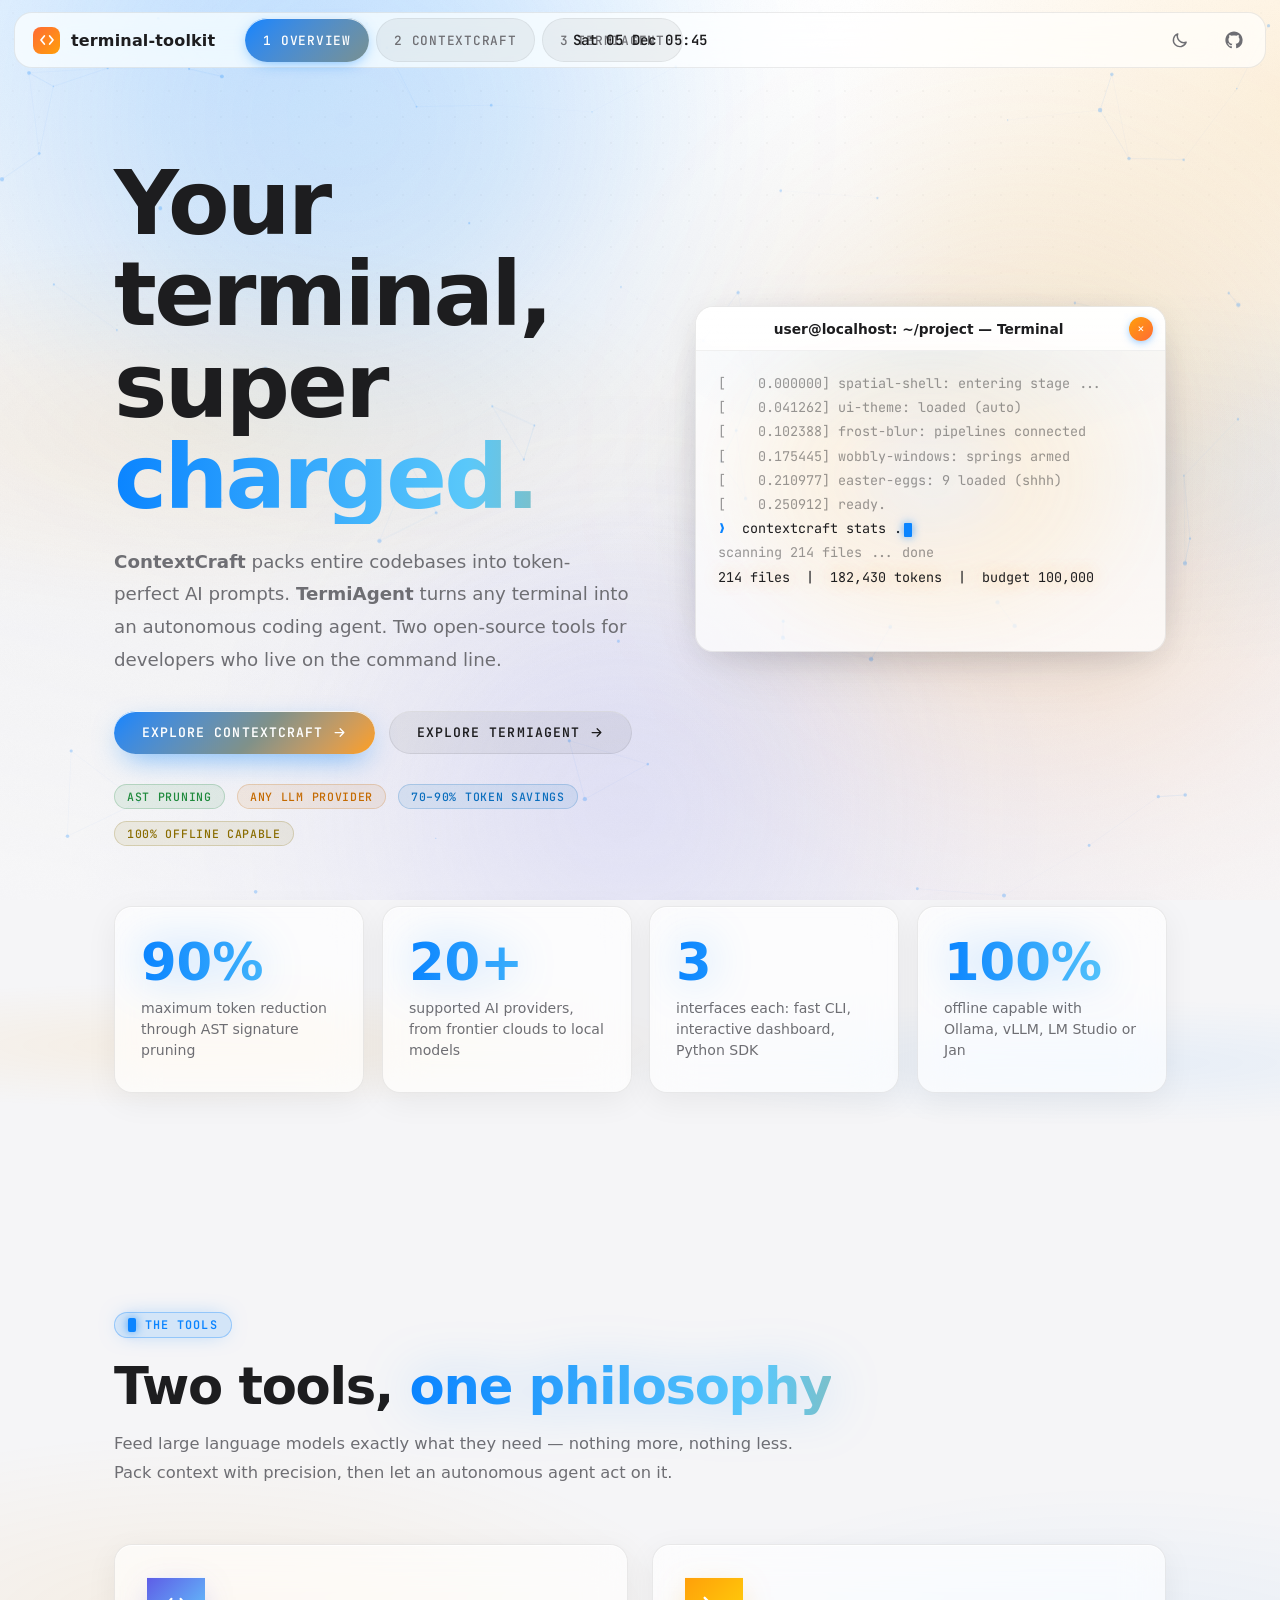
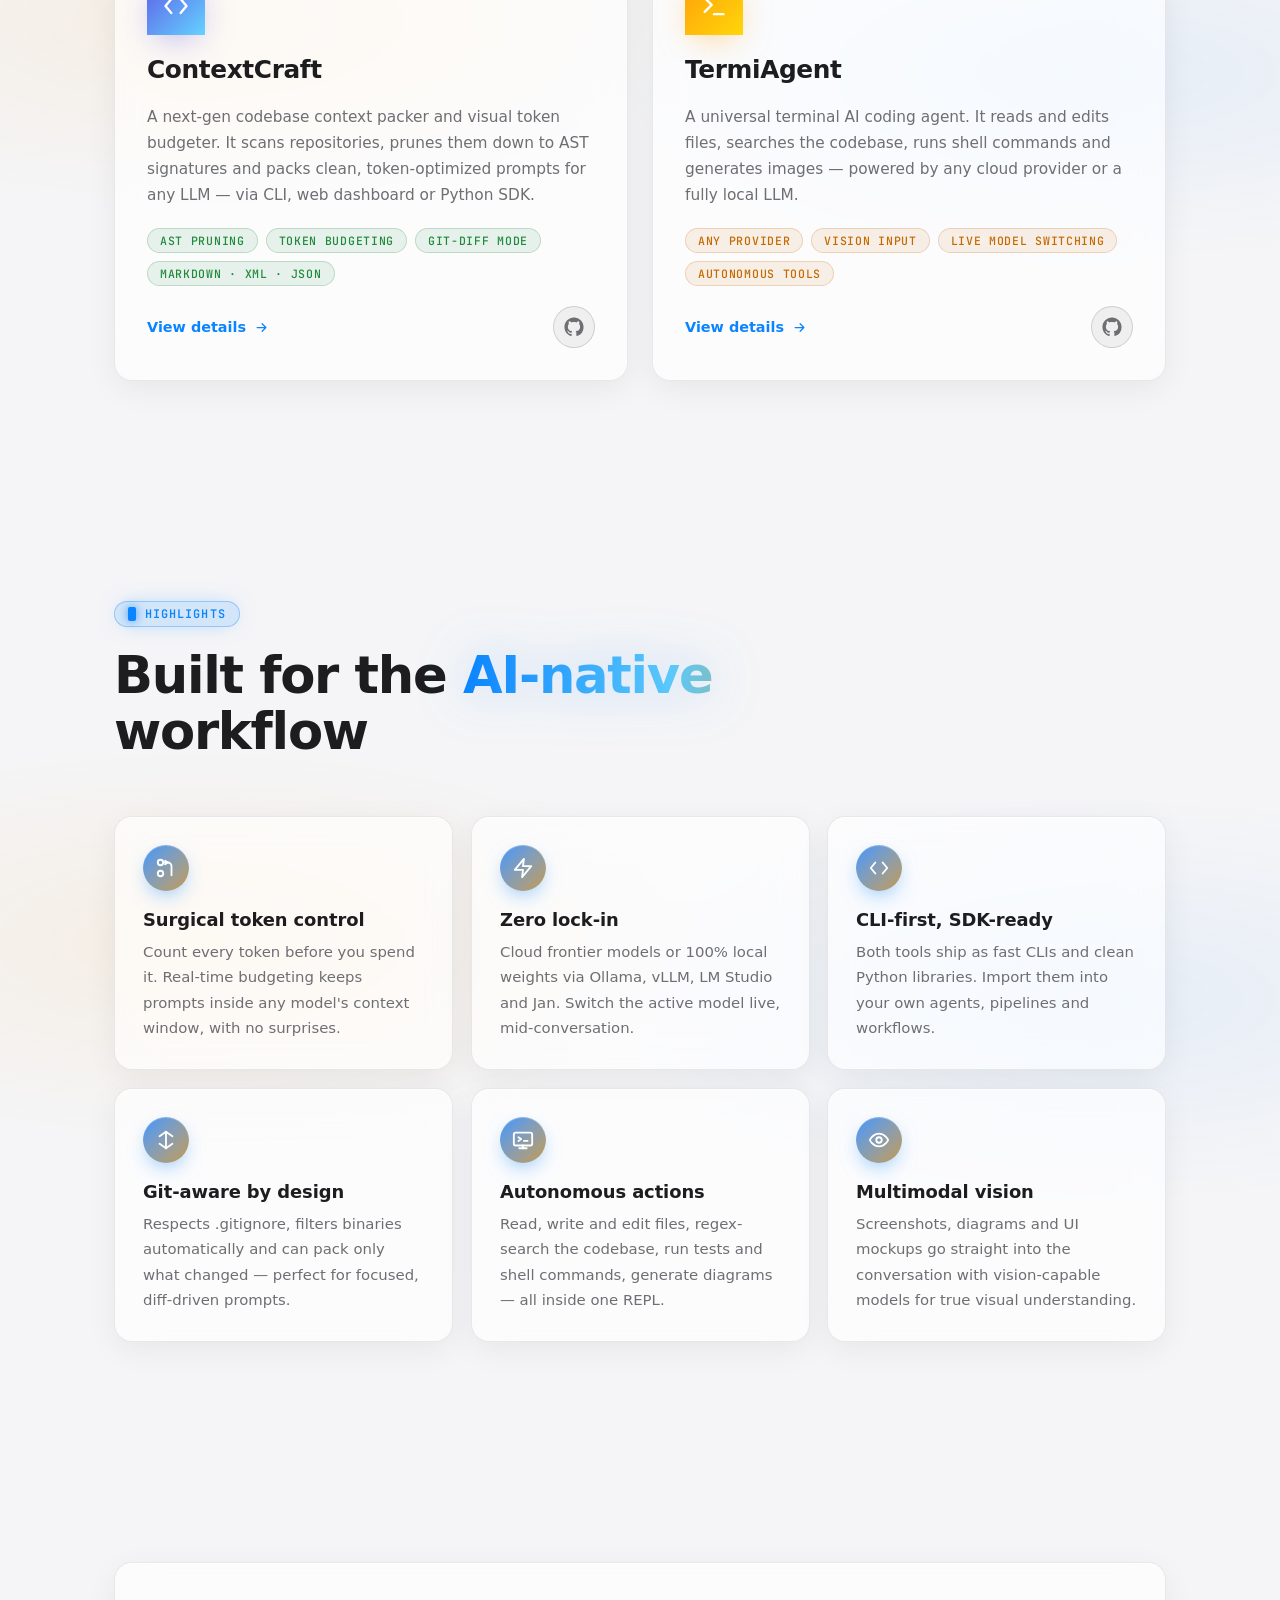
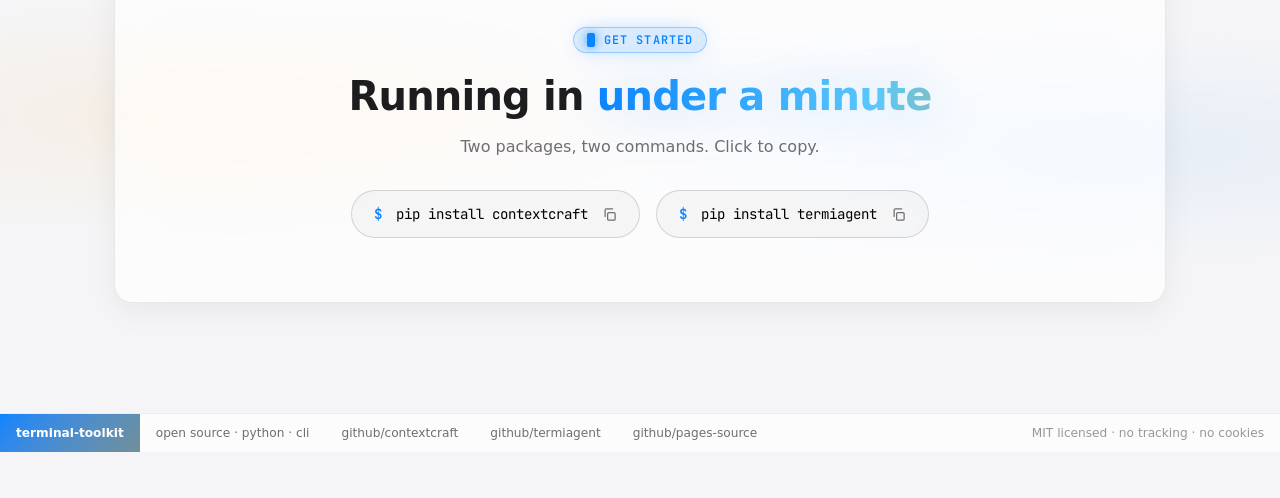
<file: index.html>
<!DOCTYPE html>
<html lang="en">
<head>
  <meta charset="UTF-8" />
  <meta name="viewport" content="width=device-width, initial-scale=1.0, viewport-fit=cover" />
  <title>Terminal Toolkit — ContextCraft × TermiAgent</title>
  <meta name="description" content="Two open-source tools for the AI-native terminal: a token-perfect codebase context packer and a universal terminal AI coding agent." />
  <link rel="icon" href="data:image/svg+xml,%3Csvg xmlns='http://www.w3.org/2000/svg' viewBox='0 0 32 32'%3E%3Cdefs%3E%3ClinearGradient id='g' x1='0' y1='0' x2='1' y2='1'%3E%3Cstop offset='0' stop-color='%23E95420'/%3E%3Cstop offset='1' stop-color='%23a56de2'/%3E%3C/linearGradient%3E%3C/defs%3E%3Crect width='32' height='32' rx='8' fill='url(%23g)'/%3E%3Cpath d='M12 10l-6 6 6 6M20 10l6 6-6 6' stroke='white' stroke-width='2.4' fill='none' stroke-linecap='round' stroke-linejoin='round'/%3E%3C/svg%3E" />
  <link rel="preconnect" href="https://fonts.googleapis.com" />
  <link rel="preconnect" href="https://fonts.gstatic.com" crossorigin />
  <link href="https://fonts.googleapis.com/css2?family=Ubuntu:wght@400;500;700&family=JetBrains+Mono:wght@400;500;700&display=swap" rel="stylesheet" />
  <link rel="stylesheet" href="css/style.css" />
</head>
<body data-accent="home">

  <div class="bg" aria-hidden="true">
    <div class="orb o1" data-speed="0.06"></div>
    <div class="orb o2" data-speed="0.10"></div>
    <div class="orb o3" data-speed="0.04"></div>
    <div class="grid"></div>
  </div>

  <div class="progress" aria-hidden="true"></div>
  <div class="cursor-glow" aria-hidden="true"></div>

  <header class="nav">
    <div class="wm-left">
      <a class="brand" href="index.html">
        <span class="logo">
          <svg width="16" height="16" viewBox="0 0 24 24" fill="none" stroke="currentColor" stroke-width="2.6" stroke-linecap="round" stroke-linejoin="round"><path d="M8 6l-5 6 5 6"/><path d="M16 6l5 6-5 6"/></svg>
        </span>
        terminal-toolkit
      </a>
      <nav class="nav-links" aria-label="Main">
        <a href="index.html">1 Overview</a>
        <a href="contextcraft.html">2 ContextCraft</a>
        <a href="termiagent.html">3 TermiAgent</a>
      </nav>
    </div>
    <div class="wm-clock"><span class="clock" id="clock">--:--</span></div>
    <div class="wm-right">
    <a class="nav-gh" href="https://github.com/Jonny-IT1/jonny-it1.github.io" target="_blank" rel="noopener" aria-label="Website source on GitHub">
      <svg width="18" height="18" viewBox="0 0 24 24" fill="currentColor" aria-hidden="true"><path d="M12 .5C5.65.5.5 5.65.5 12c0 5.08 3.29 9.39 7.86 10.91.58.11.79-.25.79-.56 0-.27-.01-1.17-.02-2.12-3.2.7-3.88-1.36-3.88-1.36-.52-1.33-1.28-1.68-1.28-1.68-1.04-.71.08-.7.08-.7 1.15.08 1.76 1.19 1.76 1.19 1.03 1.75 2.69 1.25 3.34.95.1-.74.4-1.25.72-1.54-2.55-.29-5.24-1.28-5.24-5.68 0-1.26.45-2.28 1.19-3.09-.12-.29-.52-1.46.11-3.05 0 0 .97-.31 3.18 1.18.92-.26 1.9-.38 2.88-.39.98.01 1.96.13 2.88.39 2.2-1.49 3.17-1.18 3.17-1.18.63 1.59.23 2.76.12 3.05.74.81 1.18 1.83 1.18 3.09 0 4.41-2.69 5.38-5.25 5.66.41.35.77 1.05.77 2.12 0 1.53-.01 2.76-.01 3.14 0 .3.2.67.8.55A11.52 11.52 0 0 0 23.5 12C23.5 5.65 18.35.5 12 .5z"/></svg>
    </a>
    <button class="nav-toggle" aria-label="Menu" aria-expanded="false" type="button">
      <span></span><span></span><span></span>
    </button>
    </div>
  </header>

  <main>
    <!-- ============ HERO ============ -->
    <section class="hero">
      <canvas class="net" aria-hidden="true"></canvas>
      <div class="wrap hero-grid">
        <div>
          <span class="eyebrow fade" style="--d:.05s">Open Source &middot; Python &middot; CLI</span>
          <h1 class="hero-title">
            <span class="word" style="animation-delay:.05s">Your</span>
            <span class="word" style="animation-delay:.12s">terminal,</span><br />
            <span class="word" style="animation-delay:.19s">super</span><span class="word grad-text" style="animation-delay:.26s">charged.</span>
          </h1>
          <p class="hero-sub fade" style="--d:.45s">
            <strong>ContextCraft</strong> packs entire codebases into token-perfect AI prompts.
            <strong>TermiAgent</strong> turns any terminal into an autonomous coding agent.
            Two open-source tools for developers who live on the command line.
          </p>
          <div class="hero-cta fade" style="--d:.58s">
            <a class="btn btn-primary" href="contextcraft.html">
              Explore ContextCraft
              <svg class="arrow" width="15" height="15" viewBox="0 0 24 24" fill="none" stroke="currentColor" stroke-width="2" stroke-linecap="round" stroke-linejoin="round"><path d="M5 12h14M13 6l6 6-6 6"/></svg>
            </a>
            <a class="btn btn-ghost" href="termiagent.html">
              Explore TermiAgent
              <svg class="arrow" width="15" height="15" viewBox="0 0 24 24" fill="none" stroke="currentColor" stroke-width="2" stroke-linecap="round" stroke-linejoin="round"><path d="M5 12h14M13 6l6 6-6 6"/></svg>
            </a>
          </div>
          <div class="hero-meta">
            <span class="chip c1">AST pruning</span>
            <span class="chip c3">any LLM provider</span>
            <span class="chip c2">70–90% token savings</span>
            <span class="chip c4">100% offline capable</span>
          </div>
        </div>
        <div class="hero-visual fade" style="--d:.65s">
          <div class="glow" aria-hidden="true"></div>
          <div class="term" data-wobble>
            <div class="term-head">
              <span class="term-title">user@localhost: ~/project &mdash; Terminal</span>
              <span class="term-actions"><button class="csd-close" type="button" aria-label="Close terminal" title="Close terminal">&#215;</button></span>
            </div>
            <div class="term-body" data-term="home"></div>
          </div>
        </div>
      </div>
    </section>

    <!-- ============ STATS ============ -->
    <section style="padding-top:0">
      <div class="wrap">
        <div class="stats stagger">
          <div class="stat glass">
            <div class="num" data-counter="90" data-suffix="%">0%</div>
            <div class="lbl">maximum token reduction through AST signature pruning</div>
          </div>
          <div class="stat glass">
            <div class="num" data-counter="20" data-suffix="+">0</div>
            <div class="lbl">supported AI providers, from frontier clouds to local models</div>
          </div>
          <div class="stat glass">
            <div class="num" data-counter="3">0</div>
            <div class="lbl">interfaces each: fast CLI, interactive dashboard, Python SDK</div>
          </div>
          <div class="stat glass">
            <div class="num" data-counter="100" data-suffix="%">0%</div>
            <div class="lbl">offline capable with Ollama, vLLM, LM Studio or Jan</div>
          </div>
        </div>
      </div>
    </section>

    <!-- ============ TWO PROJECTS ============ -->
    <section>
      <div class="wrap">
        <div class="section-head reveal">
          <span class="eyebrow">The Tools</span>
          <h2 class="section-title">Two tools, <span class="grad-text">one philosophy</span></h2>
          <p class="section-sub">
            Feed large language models exactly what they need — nothing more, nothing less.
            Pack context with precision, then let an autonomous agent act on it.
          </p>
        </div>

        <div class="proj-grid stagger">
          <article class="proj-card glass" data-tilt>
            <div class="icon-big cc-theme">
              <svg width="28" height="28" viewBox="0 0 24 24" fill="none" stroke="currentColor" stroke-width="2" stroke-linecap="round" stroke-linejoin="round"><path d="M8 6l-5 6 5 6"/><path d="M16 6l5 6-5 6"/></svg>
            </div>
            <h3>ContextCraft</h3>
            <p class="tagline">
              A next-gen codebase context packer and visual token budgeter. It scans repositories,
              prunes them down to AST signatures and packs clean, token-optimized prompts for any LLM —
              via CLI, web dashboard or Python SDK.
            </p>
            <div class="chips">
              <span class="chip c1">AST pruning</span>
              <span class="chip c1">token budgeting</span>
              <span class="chip c1">git-diff mode</span>
              <span class="chip c1">Markdown · XML · JSON</span>
            </div>
            <div class="proj-actions">
              <a class="proj-link" href="contextcraft.html">
                View details
                <svg width="15" height="15" viewBox="0 0 24 24" fill="none" stroke="currentColor" stroke-width="2" stroke-linecap="round" stroke-linejoin="round"><path d="M5 12h14M13 6l6 6-6 6"/></svg>
              </a>
              <a class="gh-btn" href="https://github.com/Jonny-IT1/contextcraft" target="_blank" rel="noopener" aria-label="ContextCraft on GitHub">
                <svg width="20" height="20" viewBox="0 0 24 24" fill="currentColor" aria-hidden="true"><path d="M12 .5C5.65.5.5 5.65.5 12c0 5.08 3.29 9.39 7.86 10.91.58.11.79-.25.79-.56 0-.27-.01-1.17-.02-2.12-3.2.7-3.88-1.36-3.88-1.36-.52-1.33-1.28-1.68-1.28-1.68-1.04-.71.08-.7.08-.7 1.15.08 1.76 1.19 1.76 1.19 1.03 1.75 2.69 1.25 3.34.95.1-.74.4-1.25.72-1.54-2.55-.29-5.24-1.28-5.24-5.68 0-1.26.45-2.28 1.19-3.09-.12-.29-.52-1.46.11-3.05 0 0 .97-.31 3.18 1.18.92-.26 1.9-.38 2.88-.39.98.01 1.96.13 2.88.39 2.2-1.49 3.17-1.18 3.17-1.18.63 1.59.23 2.76.12 3.05.74.81 1.18 1.83 1.18 3.09 0 4.41-2.69 5.38-5.25 5.66.41.35.77 1.05.77 2.12 0 1.53-.01 2.76-.01 3.14 0 .3.2.67.8.55A11.52 11.52 0 0 0 23.5 12C23.5 5.65 18.35.5 12 .5z"/></svg>
              </a>
            </div>
          </article>

          <article class="proj-card glass" data-tilt>
            <div class="icon-big ta-theme">
              <svg width="28" height="28" viewBox="0 0 24 24" fill="none" stroke="currentColor" stroke-width="2" stroke-linecap="round" stroke-linejoin="round"><path d="M4 17l6-6-6-6"/><path d="M12 19h8"/></svg>
            </div>
            <h3>TermiAgent</h3>
            <p class="tagline">
              A universal terminal AI coding agent. It reads and edits files, searches the codebase,
              runs shell commands and generates images — powered by any cloud provider or a fully local LLM.
            </p>
            <div class="chips">
              <span class="chip c3">any provider</span>
              <span class="chip c3">vision input</span>
              <span class="chip c3">live model switching</span>
              <span class="chip c3">autonomous tools</span>
            </div>
            <div class="proj-actions">
              <a class="proj-link" href="termiagent.html">
                View details
                <svg width="15" height="15" viewBox="0 0 24 24" fill="none" stroke="currentColor" stroke-width="2" stroke-linecap="round" stroke-linejoin="round"><path d="M5 12h14M13 6l6 6-6 6"/></svg>
              </a>
              <a class="gh-btn" href="https://github.com/Jonny-IT1/termiagent" target="_blank" rel="noopener" aria-label="TermiAgent on GitHub">
                <svg width="20" height="20" viewBox="0 0 24 24" fill="currentColor" aria-hidden="true"><path d="M12 .5C5.65.5.5 5.65.5 12c0 5.08 3.29 9.39 7.86 10.91.58.11.79-.25.79-.56 0-.27-.01-1.17-.02-2.12-3.2.7-3.88-1.36-3.88-1.36-.52-1.33-1.28-1.68-1.28-1.68-1.04-.71.08-.7.08-.7 1.15.08 1.76 1.19 1.76 1.19 1.03 1.75 2.69 1.25 3.34.95.1-.74.4-1.25.72-1.54-2.55-.29-5.24-1.28-5.24-5.68 0-1.26.45-2.28 1.19-3.09-.12-.29-.52-1.46.11-3.05 0 0 .97-.31 3.18 1.18.92-.26 1.9-.38 2.88-.39.98.01 1.96.13 2.88.39 2.2-1.49 3.17-1.18 3.17-1.18.63 1.59.23 2.76.12 3.05.74.81 1.18 1.83 1.18 3.09 0 4.41-2.69 5.38-5.25 5.66.41.35.77 1.05.77 2.12 0 1.53-.01 2.76-.01 3.14 0 .3.2.67.8.55A11.52 11.52 0 0 0 23.5 12C23.5 5.65 18.35.5 12 .5z"/></svg>
              </a>
            </div>
          </article>
        </div>
      </div>
    </section>

    <!-- ============ FEATURE HIGHLIGHTS ============ -->
    <section>
      <div class="wrap">
        <div class="section-head reveal">
          <span class="eyebrow">Highlights</span>
          <h2 class="section-title">Built for the <span class="grad-text">AI-native</span> workflow</h2>
        </div>
        <div class="grid-cards stagger">
          <div class="card glass">
            <div class="card-icon">
              <svg width="22" height="22" viewBox="0 0 24 24" fill="none" stroke="currentColor" stroke-width="2" stroke-linecap="round" stroke-linejoin="round"><circle cx="6" cy="6" r="3"/><circle cx="6" cy="18" r="3"/><path d="M18 20V10a4 4 0 0 0-4-4h-5"/><path d="M11 4l3 2-3 2"/></svg>
            </div>
            <h3>Surgical token control</h3>
            <p>Count every token before you spend it. Real-time budgeting keeps prompts inside any model's context window, with no surprises.</p>
          </div>
          <div class="card glass">
            <div class="card-icon">
              <svg width="22" height="22" viewBox="0 0 24 24" fill="none" stroke="currentColor" stroke-width="2" stroke-linecap="round" stroke-linejoin="round"><path d="M13 2L3 14h9l-1 8 10-12h-9l1-8z"/></svg>
            </div>
            <h3>Zero lock-in</h3>
            <p>Cloud frontier models or 100% local weights via Ollama, vLLM, LM Studio and Jan. Switch the active model live, mid-conversation.</p>
          </div>
          <div class="card glass">
            <div class="card-icon">
              <svg width="22" height="22" viewBox="0 0 24 24" fill="none" stroke="currentColor" stroke-width="2" stroke-linecap="round" stroke-linejoin="round"><path d="M8 6l-5 6 5 6"/><path d="M16 6l5 6-5 6"/></svg>
            </div>
            <h3>CLI-first, SDK-ready</h3>
            <p>Both tools ship as fast CLIs and clean Python libraries. Import them into your own agents, pipelines and workflows.</p>
          </div>
          <div class="card glass">
            <div class="card-icon">
              <svg width="22" height="22" viewBox="0 0 24 24" fill="none" stroke="currentColor" stroke-width="2" stroke-linecap="round" stroke-linejoin="round"><path d="M12 3v18"/><path d="M5 8l7-5 7 5"/><path d="M5 16l7 5 7-5"/></svg>
            </div>
            <h3>Git-aware by design</h3>
            <p>Respects .gitignore, filters binaries automatically and can pack only what changed — perfect for focused, diff-driven prompts.</p>
          </div>
          <div class="card glass">
            <div class="card-icon">
              <svg width="22" height="22" viewBox="0 0 24 24" fill="none" stroke="currentColor" stroke-width="2" stroke-linecap="round" stroke-linejoin="round"><rect x="2" y="4" width="20" height="14" rx="2"/><path d="M8 21h8M12 18v3"/><path d="M7 9l3 2-3 2M13 13h4"/></svg>
            </div>
            <h3>Autonomous actions</h3>
            <p>Read, write and edit files, regex-search the codebase, run tests and shell commands, generate diagrams — all inside one REPL.</p>
          </div>
          <div class="card glass">
            <div class="card-icon">
              <svg width="22" height="22" viewBox="0 0 24 24" fill="none" stroke="currentColor" stroke-width="2" stroke-linecap="round" stroke-linejoin="round"><path d="M2 12s3-7 10-7 10 7 10 7-3 7-10 7-10-7-10-7z"/><circle cx="12" cy="12" r="3"/></svg>
            </div>
            <h3>Multimodal vision</h3>
            <p>Screenshots, diagrams and UI mockups go straight into the conversation with vision-capable models for true visual understanding.</p>
          </div>
        </div>
      </div>
    </section>

    <!-- ============ INSTALL ============ -->
    <section>
      <div class="wrap">
        <div class="cta-box glass reveal">
          <span class="eyebrow">Get started</span>
          <h2>Running in <span class="grad-text">under a minute</span></h2>
          <p>Two packages, two commands. Click to copy.</p>
          <div class="cmd-row" style="justify-content:center">
            <button class="cmd-pill" type="button" data-copy="pip install contextcraft">
              <span class="dollar">$</span> pip install contextcraft
              <svg class="copy-mini" width="15" height="15" viewBox="0 0 24 24" fill="none" stroke="currentColor" stroke-width="2" stroke-linecap="round" stroke-linejoin="round"><rect x="9" y="9" width="12" height="12" rx="2"/><path d="M5 15V5a2 2 0 0 1 2-2h10"/></svg>
            </button>
            <button class="cmd-pill" type="button" data-copy="pip install termiagent">
              <span class="dollar">$</span> pip install termiagent
              <svg class="copy-mini" width="15" height="15" viewBox="0 0 24 24" fill="none" stroke="currentColor" stroke-width="2" stroke-linecap="round" stroke-linejoin="round"><rect x="9" y="9" width="12" height="12" rx="2"/><path d="M5 15V5a2 2 0 0 1 2-2h10"/></svg>
            </button>
          </div>
        </div>
      </div>
    </section>
  </main>

  <footer>
    <div class="footer-bar">
      <span class="fseg fseg-accent">terminal-toolkit</span>
      <span class="fseg">open source &middot; python &middot; cli</span>
      <a class="fseg" href="https://github.com/Jonny-IT1/contextcraft" target="_blank" rel="noopener">github/contextcraft</a>
      <a class="fseg" href="https://github.com/Jonny-IT1/termiagent" target="_blank" rel="noopener">github/termiagent</a>
      <a class="fseg" href="https://github.com/Jonny-IT1/jonny-it1.github.io" target="_blank" rel="noopener">github/pages-source</a>
      <span class="fseg fseg-right">MIT licensed &middot; no tracking &middot; no cookies</span>
    </div>
  </footer>

  <button class="top-btn" type="button" aria-label="Back to top">
    <svg width="18" height="18" viewBox="0 0 24 24" fill="none" stroke="currentColor" stroke-width="2" stroke-linecap="round" stroke-linejoin="round"><path d="M12 19V5M5 12l7-7 7 7"/></svg>
  </button>

  <script src="js/main.js"></script>
</body>
</html>
</file>
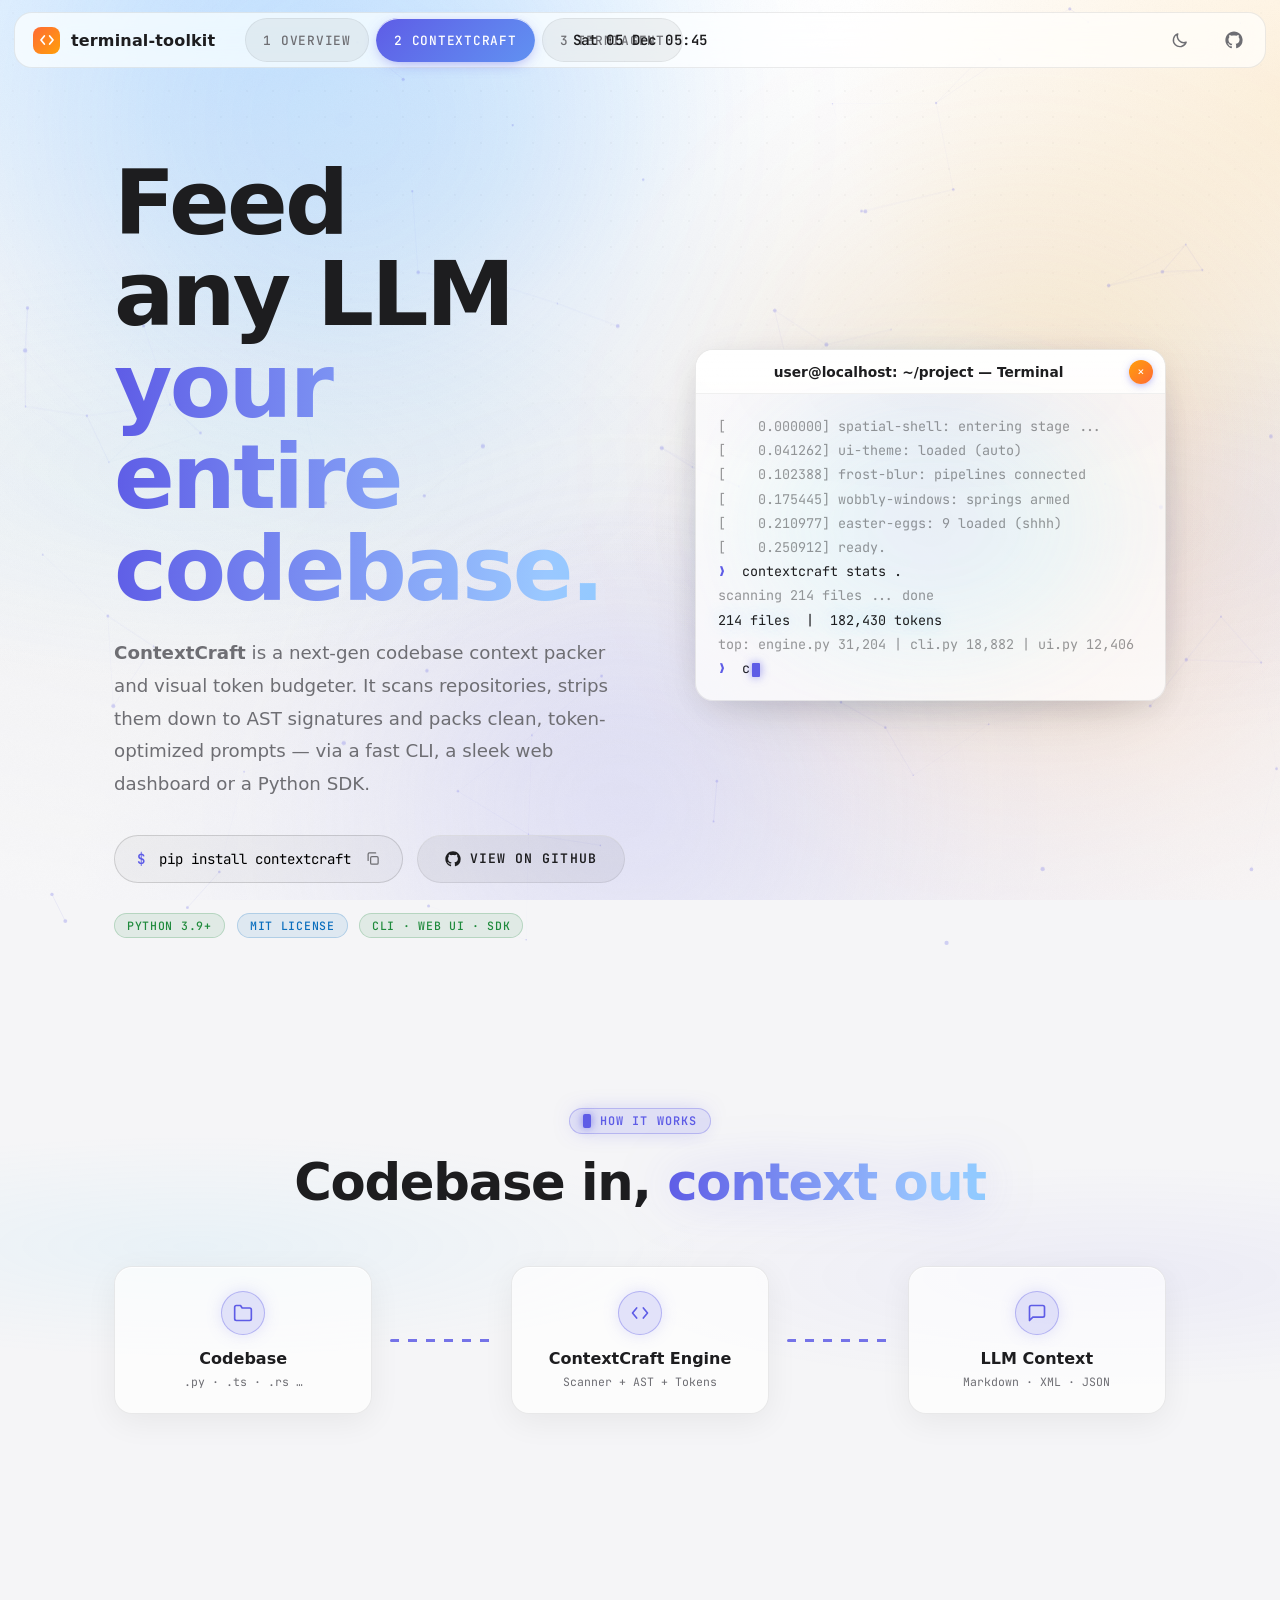
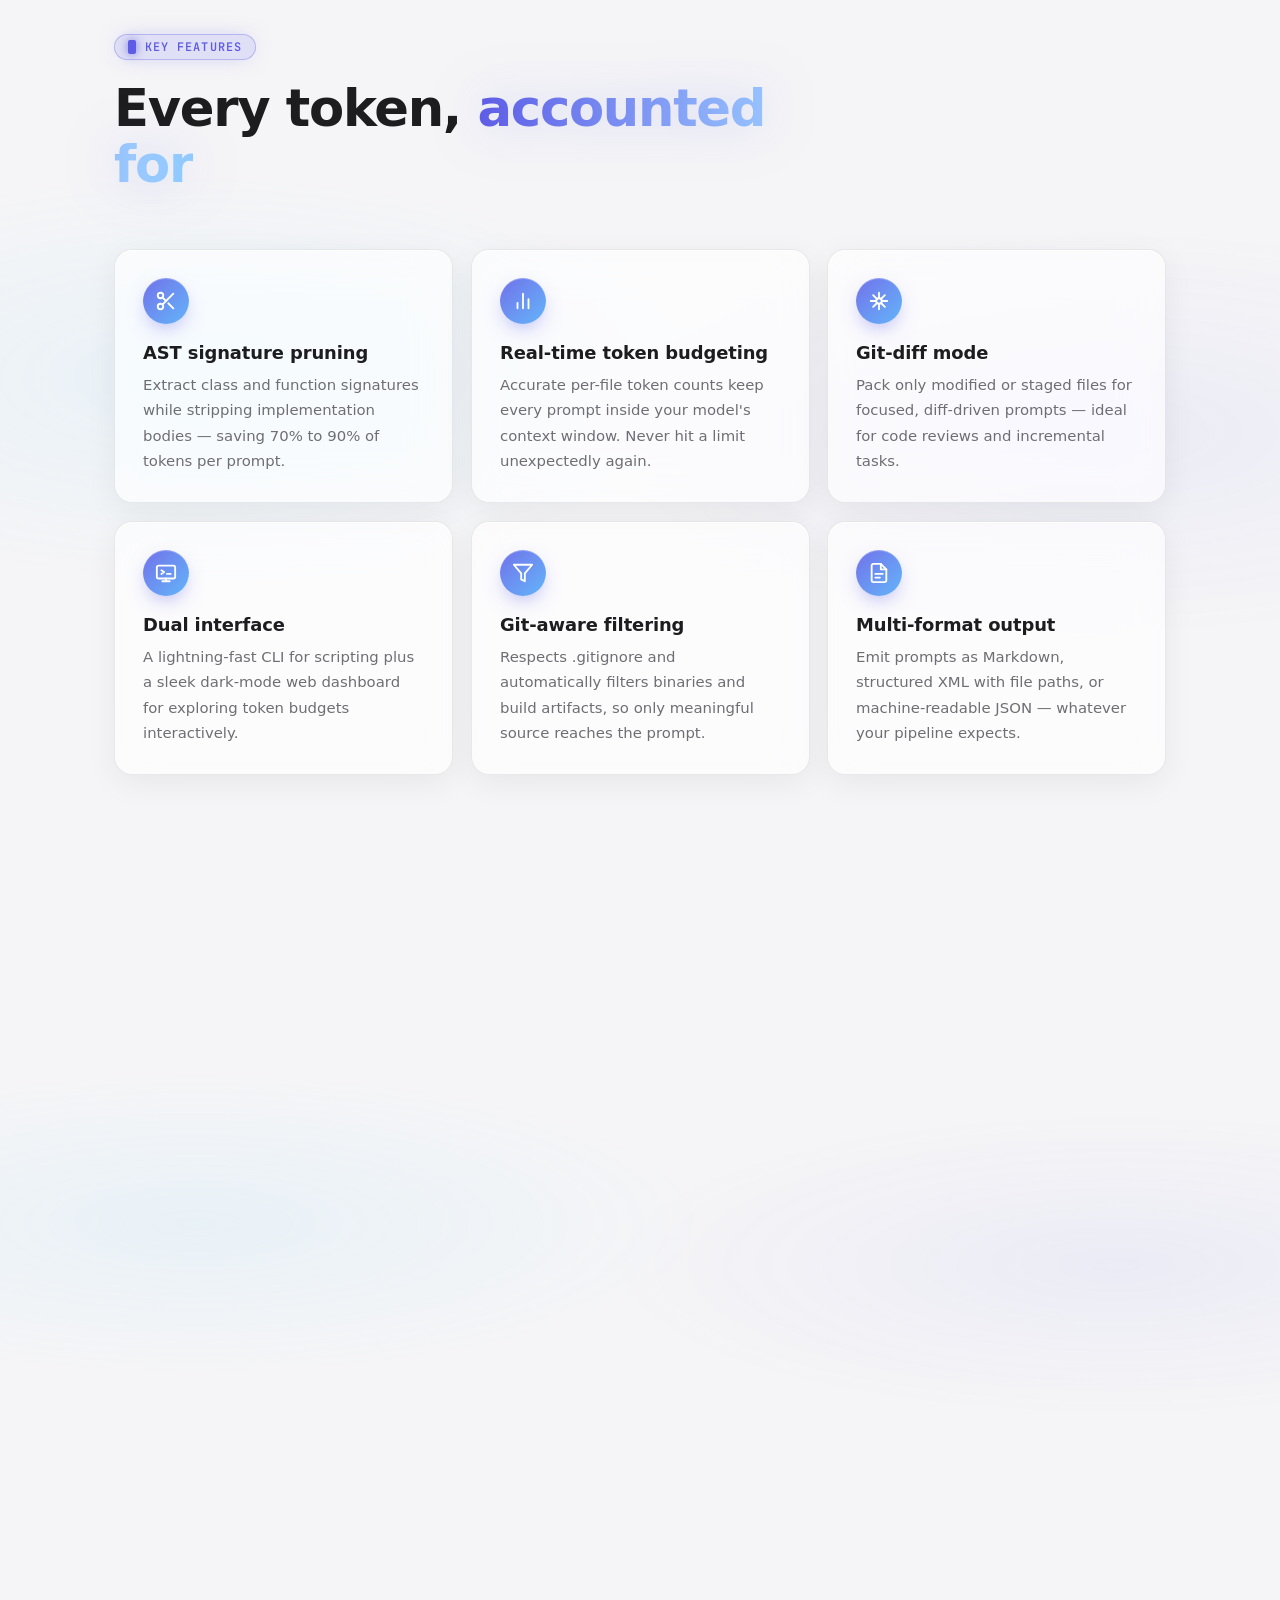
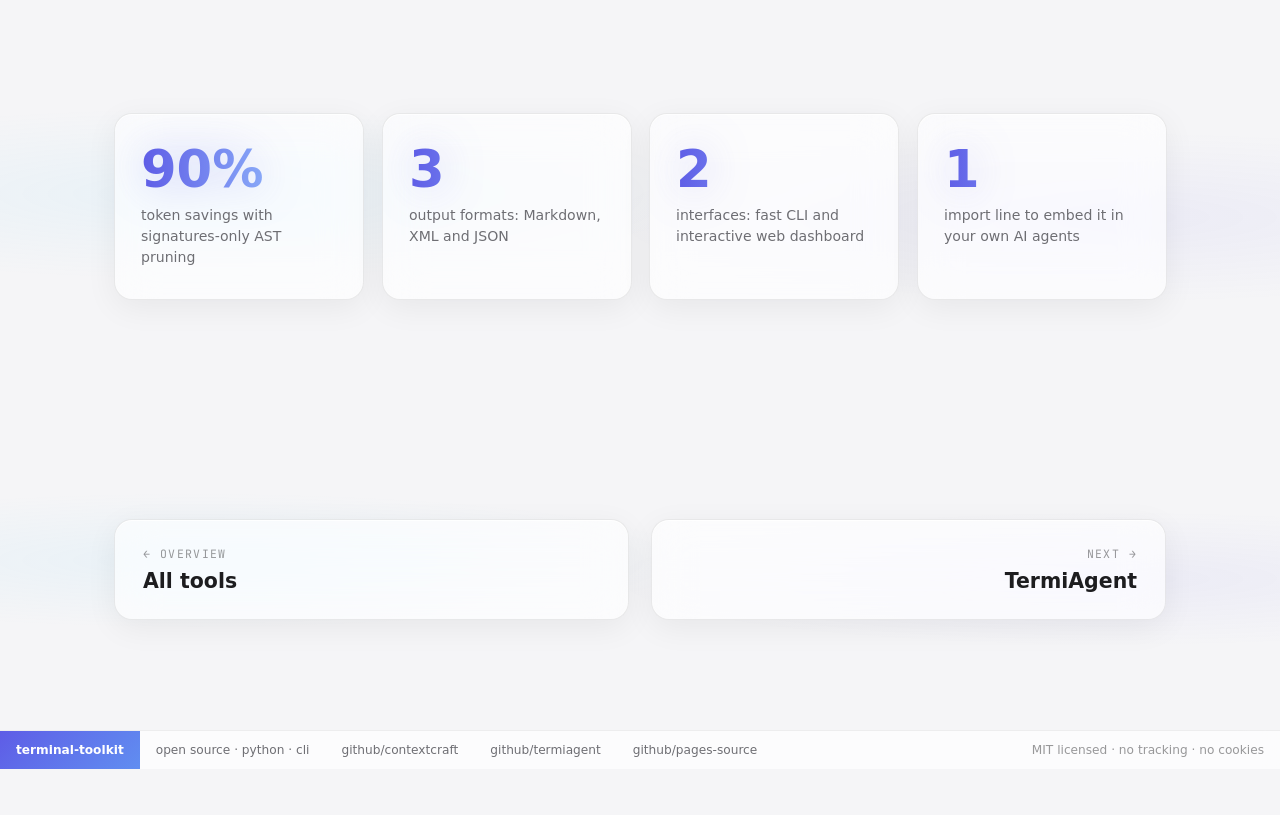
<file: contextcraft.html>
<!DOCTYPE html>
<html lang="en">
<head>
  <meta charset="UTF-8" />
  <meta name="viewport" content="width=device-width, initial-scale=1.0, viewport-fit=cover" />
  <title>ContextCraft — AI Codebase Context Packer &amp; Token Budgeter</title>
  <meta name="description" content="ContextCraft packs repositories into clean, token-optimized context prompts for any LLM — via CLI, web dashboard or Python SDK." />
  <link rel="icon" href="data:image/svg+xml,%3Csvg xmlns='http://www.w3.org/2000/svg' viewBox='0 0 32 32'%3E%3Cdefs%3E%3ClinearGradient id='g' x1='0' y1='0' x2='1' y2='1'%3E%3Cstop offset='0' stop-color='%232190a4'/%3E%3Cstop offset='1' stop-color='%2399c1f1'/%3E%3C/linearGradient%3E%3C/defs%3E%3Crect width='32' height='32' rx='8' fill='url(%23g)'/%3E%3Cpath d='M12 10l-6 6 6 6M20 10l6 6-6 6' stroke='white' stroke-width='2.4' fill='none' stroke-linecap='round' stroke-linejoin='round'/%3E%3C/svg%3E" />
  <link rel="preconnect" href="https://fonts.googleapis.com" />
  <link rel="preconnect" href="https://fonts.gstatic.com" crossorigin />
  <link href="https://fonts.googleapis.com/css2?family=Ubuntu:wght@400;500;700&family=JetBrains+Mono:wght@400;500;700&display=swap" rel="stylesheet" />
  <link rel="stylesheet" href="css/style.css" />
</head>
<body data-accent="cc">

  <div class="bg" aria-hidden="true">
    <div class="orb o1" data-speed="0.06"></div>
    <div class="orb o2" data-speed="0.10"></div>
    <div class="orb o3" data-speed="0.04"></div>
    <div class="grid"></div>
  </div>

  <div class="progress" aria-hidden="true"></div>
  <div class="cursor-glow" aria-hidden="true"></div>

  <header class="nav">
    <div class="wm-left">
      <a class="brand" href="index.html">
        <span class="logo">
          <svg width="16" height="16" viewBox="0 0 24 24" fill="none" stroke="currentColor" stroke-width="2.6" stroke-linecap="round" stroke-linejoin="round"><path d="M8 6l-5 6 5 6"/><path d="M16 6l5 6-5 6"/></svg>
        </span>
        terminal-toolkit
      </a>
      <nav class="nav-links" aria-label="Main">
        <a href="index.html">1 Overview</a>
        <a href="contextcraft.html">2 ContextCraft</a>
        <a href="termiagent.html">3 TermiAgent</a>
      </nav>
    </div>
    <div class="wm-clock"><span class="clock" id="clock">--:--</span></div>
    <div class="wm-right">
    <a class="nav-gh" href="https://github.com/Jonny-IT1/contextcraft" target="_blank" rel="noopener" aria-label="ContextCraft on GitHub">
      <svg width="18" height="18" viewBox="0 0 24 24" fill="currentColor" aria-hidden="true"><path d="M12 .5C5.65.5.5 5.65.5 12c0 5.08 3.29 9.39 7.86 10.91.58.11.79-.25.79-.56 0-.27-.01-1.17-.02-2.12-3.2.7-3.88-1.36-3.88-1.36-.52-1.33-1.28-1.68-1.28-1.68-1.04-.71.08-.7.08-.7 1.15.08 1.76 1.19 1.76 1.19 1.03 1.75 2.69 1.25 3.34.95.1-.74.4-1.25.72-1.54-2.55-.29-5.24-1.28-5.24-5.68 0-1.26.45-2.28 1.19-3.09-.12-.29-.52-1.46.11-3.05 0 0 .97-.31 3.18 1.18.92-.26 1.9-.38 2.88-.39.98.01 1.96.13 2.88.39 2.2-1.49 3.17-1.18 3.17-1.18.63 1.59.23 2.76.12 3.05.74.81 1.18 1.83 1.18 3.09 0 4.41-2.69 5.38-5.25 5.66.41.35.77 1.05.77 2.12 0 1.53-.01 2.76-.01 3.14 0 .3.2.67.8.55A11.52 11.52 0 0 0 23.5 12C23.5 5.65 18.35.5 12 .5z"/></svg>
    </a>
    <button class="nav-toggle" aria-label="Menu" aria-expanded="false" type="button">
      <span></span><span></span><span></span>
    </button>
    </div>
  </header>

  <main>
    <!-- ============ HERO ============ -->
    <section class="hero">
      <canvas class="net" aria-hidden="true"></canvas>
      <div class="wrap hero-grid">
        <div>
          <span class="eyebrow fade" style="--d:.05s">Context &middot; Packing &middot; Precision</span>
          <h1 class="hero-title">
            <span class="word" style="animation-delay:.05s">Feed any LLM</span><br />
            <span class="word grad-text" style="animation-delay:.15s">your entire codebase.</span>
          </h1>
          <p class="hero-sub fade" style="--d:.45s">
            <strong>ContextCraft</strong> is a next-gen codebase context packer and visual token budgeter.
            It scans repositories, strips them down to AST signatures and packs clean,
            token-optimized prompts — via a fast CLI, a sleek web dashboard or a Python SDK.
          </p>
          <div class="hero-cta fade" style="--d:.58s">
            <button class="cmd-pill" type="button" data-copy="pip install contextcraft">
              <span class="dollar">$</span> pip install contextcraft
              <svg class="copy-mini" width="15" height="15" viewBox="0 0 24 24" fill="none" stroke="currentColor" stroke-width="2" stroke-linecap="round" stroke-linejoin="round"><rect x="9" y="9" width="12" height="12" rx="2"/><path d="M5 15V5a2 2 0 0 1 2-2h10"/></svg>
            </button>
            <a class="btn btn-ghost" href="https://github.com/Jonny-IT1/contextcraft" target="_blank" rel="noopener">
              <svg width="16" height="16" viewBox="0 0 24 24" fill="currentColor" aria-hidden="true"><path d="M12 .5C5.65.5.5 5.65.5 12c0 5.08 3.29 9.39 7.86 10.91.58.11.79-.25.79-.56 0-.27-.01-1.17-.02-2.12-3.2.7-3.88-1.36-3.88-1.36-.52-1.33-1.28-1.68-1.28-1.68-1.04-.71.08-.7.08-.7 1.15.08 1.76 1.19 1.76 1.19 1.03 1.75 2.69 1.25 3.34.95.1-.74.4-1.25.72-1.54-2.55-.29-5.24-1.28-5.24-5.68 0-1.26.45-2.28 1.19-3.09-.12-.29-.52-1.46.11-3.05 0 0 .97-.31 3.18 1.18.92-.26 1.9-.38 2.88-.39.98.01 1.96.13 2.88.39 2.2-1.49 3.17-1.18 3.17-1.18.63 1.59.23 2.76.12 3.05.74.81 1.18 1.83 1.18 3.09 0 4.41-2.69 5.38-5.25 5.66.41.35.77 1.05.77 2.12 0 1.53-.01 2.76-.01 3.14 0 .3.2.67.8.55A11.52 11.52 0 0 0 23.5 12C23.5 5.65 18.35.5 12 .5z"/></svg>
              View on GitHub
            </a>
          </div>
          <div class="hero-meta">
            <span class="chip c1">Python 3.9+</span>
            <span class="chip c2">MIT License</span>
            <span class="chip c1">CLI · Web UI · SDK</span>
          </div>
        </div>
        <div class="hero-visual fade" style="--d:.65s">
          <div class="glow" aria-hidden="true"></div>
          <div class="term" data-wobble>
            <div class="term-head">
              <span class="term-title">user@localhost: ~/project &mdash; Terminal</span>
              <span class="term-actions"><button class="csd-close" type="button" aria-label="Close terminal" title="Close terminal">&#215;</button></span>
            </div>
            <div class="term-body" data-term="cc"></div>
          </div>
        </div>
      </div>
    </section>

    <!-- ============ PIPELINE ============ -->
    <section>
      <div class="wrap">
        <div class="section-head reveal" style="text-align:center;margin-inline:auto">
          <span class="eyebrow">How it works</span>
          <h2 class="section-title">Codebase in, <span class="grad-text">context out</span></h2>
        </div>
        <div class="pipeline reveal">
          <div class="node glass">
            <div class="ni">
              <svg width="20" height="20" viewBox="0 0 24 24" fill="none" stroke="currentColor" stroke-width="2" stroke-linecap="round" stroke-linejoin="round"><path d="M22 19a2 2 0 0 1-2 2H4a2 2 0 0 1-2-2V5a2 2 0 0 1 2-2h5l2 3h9a2 2 0 0 1 2 2z"/></svg>
            </div>
            <h4>Codebase</h4>
            <p>.py · .ts · .rs …</p>
          </div>
          <div class="flow" aria-hidden="true"></div>
          <div class="node glass">
            <div class="ni">
              <svg width="20" height="20" viewBox="0 0 24 24" fill="none" stroke="currentColor" stroke-width="2" stroke-linecap="round" stroke-linejoin="round"><path d="M8 6l-5 6 5 6"/><path d="M16 6l5 6-5 6"/></svg>
            </div>
            <h4>ContextCraft Engine</h4>
            <p>Scanner + AST + Tokens</p>
          </div>
          <div class="flow" aria-hidden="true"></div>
          <div class="node glass">
            <div class="ni">
              <svg width="20" height="20" viewBox="0 0 24 24" fill="none" stroke="currentColor" stroke-width="2" stroke-linecap="round" stroke-linejoin="round"><path d="M21 15a2 2 0 0 1-2 2H7l-4 4V5a2 2 0 0 1 2-2h14a2 2 0 0 1 2 2z"/></svg>
            </div>
            <h4>LLM Context</h4>
            <p>Markdown · XML · JSON</p>
          </div>
        </div>
      </div>
    </section>

    <!-- ============ FEATURES ============ -->
    <section>
      <div class="wrap">
        <div class="section-head reveal">
          <span class="eyebrow">Key features</span>
          <h2 class="section-title">Every token, <span class="grad-text">accounted for</span></h2>
        </div>
        <div class="grid-cards stagger">
          <div class="card glass">
            <div class="card-icon">
              <svg width="22" height="22" viewBox="0 0 24 24" fill="none" stroke="currentColor" stroke-width="2" stroke-linecap="round" stroke-linejoin="round"><circle cx="6" cy="6" r="3"/><circle cx="6" cy="18" r="3"/><path d="M20 4L8.12 15.88"/><path d="M14.47 14.48L20 20"/><path d="M8.12 8.12L12 12"/></svg>
            </div>
            <h3>AST signature pruning</h3>
            <p>Extract class and function signatures while stripping implementation bodies — saving 70% to 90% of tokens per prompt.</p>
          </div>
          <div class="card glass">
            <div class="card-icon">
              <svg width="22" height="22" viewBox="0 0 24 24" fill="none" stroke="currentColor" stroke-width="2" stroke-linecap="round" stroke-linejoin="round"><path d="M18 20V10M12 20V4M6 20v-6"/></svg>
            </div>
            <h3>Real-time token budgeting</h3>
            <p>Accurate per-file token counts keep every prompt inside your model's context window. Never hit a limit unexpectedly again.</p>
          </div>
          <div class="card glass">
            <div class="card-icon">
              <svg width="22" height="22" viewBox="0 0 24 24" fill="none" stroke="currentColor" stroke-width="2" stroke-linecap="round" stroke-linejoin="round"><circle cx="12" cy="12" r="3"/><path d="M12 3v6M12 15v6M3 12h6M15 12h6M5.6 5.6l4.2 4.2M14.2 14.2l4.2 4.2M18.4 5.6l-4.2 4.2M9.8 14.2l-4.2 4.2"/></svg>
            </div>
            <h3>Git-diff mode</h3>
            <p>Pack only modified or staged files for focused, diff-driven prompts — ideal for code reviews and incremental tasks.</p>
          </div>
          <div class="card glass">
            <div class="card-icon">
              <svg width="22" height="22" viewBox="0 0 24 24" fill="none" stroke="currentColor" stroke-width="2" stroke-linecap="round" stroke-linejoin="round"><rect x="2" y="4" width="20" height="14" rx="2"/><path d="M8 21h8M12 18v3"/><path d="M7 9l3 2-3 2M13 13h4"/></svg>
            </div>
            <h3>Dual interface</h3>
            <p>A lightning-fast CLI for scripting plus a sleek dark-mode web dashboard for exploring token budgets interactively.</p>
          </div>
          <div class="card glass">
            <div class="card-icon">
              <svg width="22" height="22" viewBox="0 0 24 24" fill="none" stroke="currentColor" stroke-width="2" stroke-linecap="round" stroke-linejoin="round"><path d="M22 3H2l8 9.46V19l4 2v-8.54L22 3z"/></svg>
            </div>
            <h3>Git-aware filtering</h3>
            <p>Respects .gitignore and automatically filters binaries and build artifacts, so only meaningful source reaches the prompt.</p>
          </div>
          <div class="card glass">
            <div class="card-icon">
              <svg width="22" height="22" viewBox="0 0 24 24" fill="none" stroke="currentColor" stroke-width="2" stroke-linecap="round" stroke-linejoin="round"><path d="M14 2H6a2 2 0 0 0-2 2v16a2 2 0 0 0 2 2h12a2 2 0 0 0 2-2V8z"/><path d="M14 2v6h6"/><path d="M8 13h8M8 17h5"/></svg>
            </div>
            <h3>Multi-format output</h3>
            <p>Emit prompts as Markdown, structured XML with file paths, or machine-readable JSON — whatever your pipeline expects.</p>
          </div>
        </div>
      </div>
    </section>

    <!-- ============ CLI + SDK ============ -->
    <section>
      <div class="wrap split">
        <div class="reveal">
          <span class="eyebrow">Interfaces</span>
          <h2 class="section-title">Three commands. <span class="grad-text">That's it.</span></h2>
          <p class="lead">
            Everything ContextCraft does is one command away — and every command
            is also a Python function when you need it inside your own agents and workflows.
          </p>
          <div class="cmd-list">
            <div class="cmd-item">
              <code class="sig">pack</code>
              <p>Pack the codebase into a single AI-ready context prompt, with flags for format, signature pruning, git-diff and token limits.</p>
            </div>
            <div class="cmd-item">
              <code class="sig">stats</code>
              <p>Display a full token breakdown table of the codebase before packing anything.</p>
            </div>
            <div class="cmd-item">
              <code class="sig">ui</code>
              <p>Launch the local interactive web dashboard for visual token budgeting.</p>
            </div>
          </div>
        </div>
        <div class="reveal">
          <div class="code">
            <button class="copy-btn" type="button" data-copy="import contextcraft

prompt = contextcraft.pack_codebase(
    root_dir=&quot;./my_project&quot;,
    output_format=&quot;markdown&quot;,
    signatures_only=True,
    max_tokens=100000,
)

stats = contextcraft.get_codebase_stats(&quot;./my_project&quot;)">copy</button>
<pre><span class="k">import</span> <span class="f">contextcraft</span>

<span class="cm"># Pack a repo into a token-optimized prompt</span>
prompt = contextcraft.<span class="f">pack_codebase</span>(
    root_dir=<span class="s">"./my_project"</span>,
    output_format=<span class="s">"markdown"</span>,  <span class="cm"># md | xml | json</span>
    signatures_only=<span class="k">True</span>,         <span class="cm"># AST pruning</span>
    max_tokens=<span class="n">100000</span>,
)

<span class="cm"># Repo token stats</span>
stats = contextcraft.<span class="f">get_codebase_stats</span>(<span class="s">"./my_project"</span>)
<span class="f">print</span>(stats[<span class="s">"total_estimated_tokens"</span>])</pre>
          </div>
        </div>
      </div>
    </section>

    <!-- ============ STATS ============ -->
    <section>
      <div class="wrap">
        <div class="stats stagger">
          <div class="stat glass">
            <div class="num" data-counter="90" data-suffix="%">0%</div>
            <div class="lbl">token savings with signatures-only AST pruning</div>
          </div>
          <div class="stat glass">
            <div class="num" data-counter="3">0</div>
            <div class="lbl">output formats: Markdown, XML and JSON</div>
          </div>
          <div class="stat glass">
            <div class="num" data-counter="2">0</div>
            <div class="lbl">interfaces: fast CLI and interactive web dashboard</div>
          </div>
          <div class="stat glass">
            <div class="num" data-counter="1">0</div>
            <div class="lbl">import line to embed it in your own AI agents</div>
          </div>
        </div>
      </div>
    </section>

    <!-- ============ PAGE NAV ============ -->
    <section>
      <div class="wrap page-nav">
        <a class="pn glass" href="index.html">
          <span class="dir">&larr; Overview</span>
          <span class="name">All tools</span>
        </a>
        <a class="pn right glass" href="termiagent.html">
          <span class="dir">Next &rarr;</span>
          <span class="name">TermiAgent</span>
        </a>
      </div>
    </section>
  </main>

  <footer>
    <div class="footer-bar">
      <span class="fseg fseg-accent">terminal-toolkit</span>
      <span class="fseg">open source &middot; python &middot; cli</span>
      <a class="fseg" href="https://github.com/Jonny-IT1/contextcraft" target="_blank" rel="noopener">github/contextcraft</a>
      <a class="fseg" href="https://github.com/Jonny-IT1/termiagent" target="_blank" rel="noopener">github/termiagent</a>
      <a class="fseg" href="https://github.com/Jonny-IT1/jonny-it1.github.io" target="_blank" rel="noopener">github/pages-source</a>
      <span class="fseg fseg-right">MIT licensed &middot; no tracking &middot; no cookies</span>
    </div>
  </footer>

  <button class="top-btn" type="button" aria-label="Back to top">
    <svg width="18" height="18" viewBox="0 0 24 24" fill="none" stroke="currentColor" stroke-width="2" stroke-linecap="round" stroke-linejoin="round"><path d="M12 19V5M5 12l7-7 7 7"/></svg>
  </button>

  <script src="js/main.js"></script>
</body>
</html>
</file>
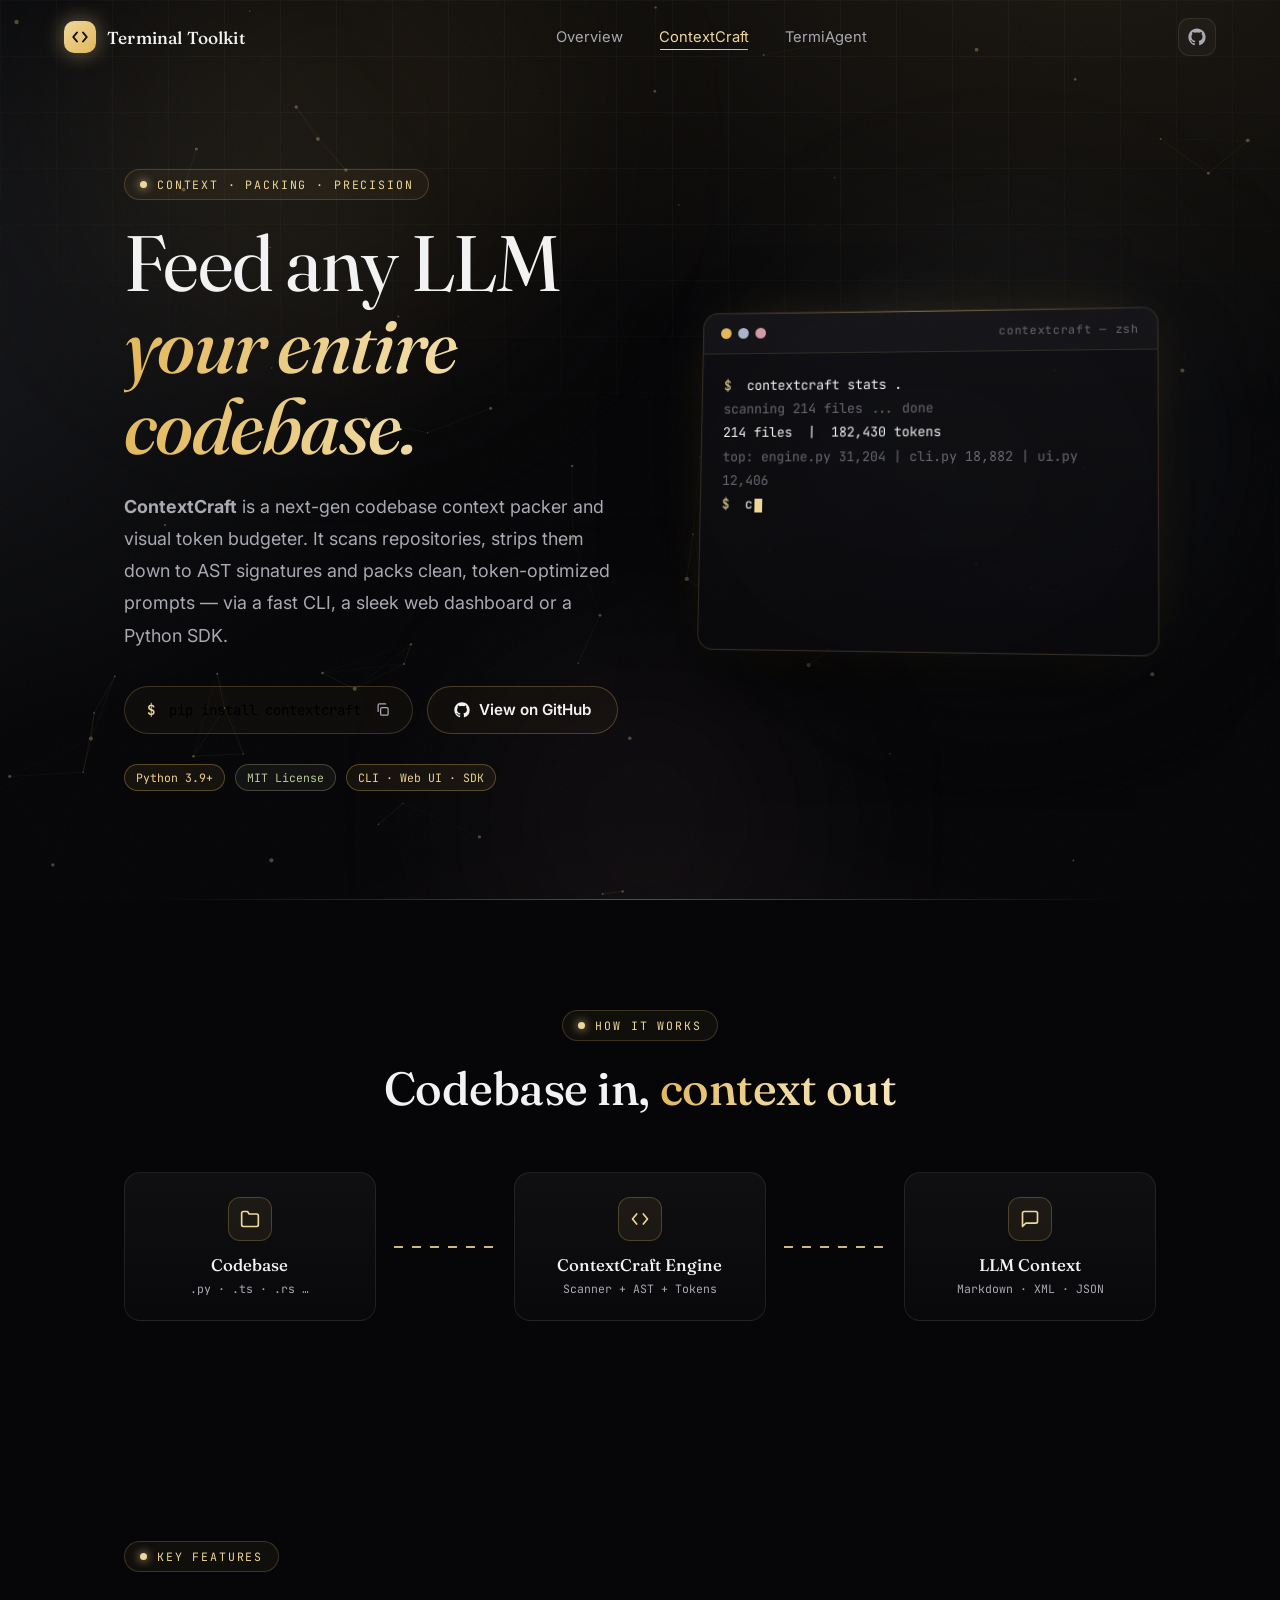
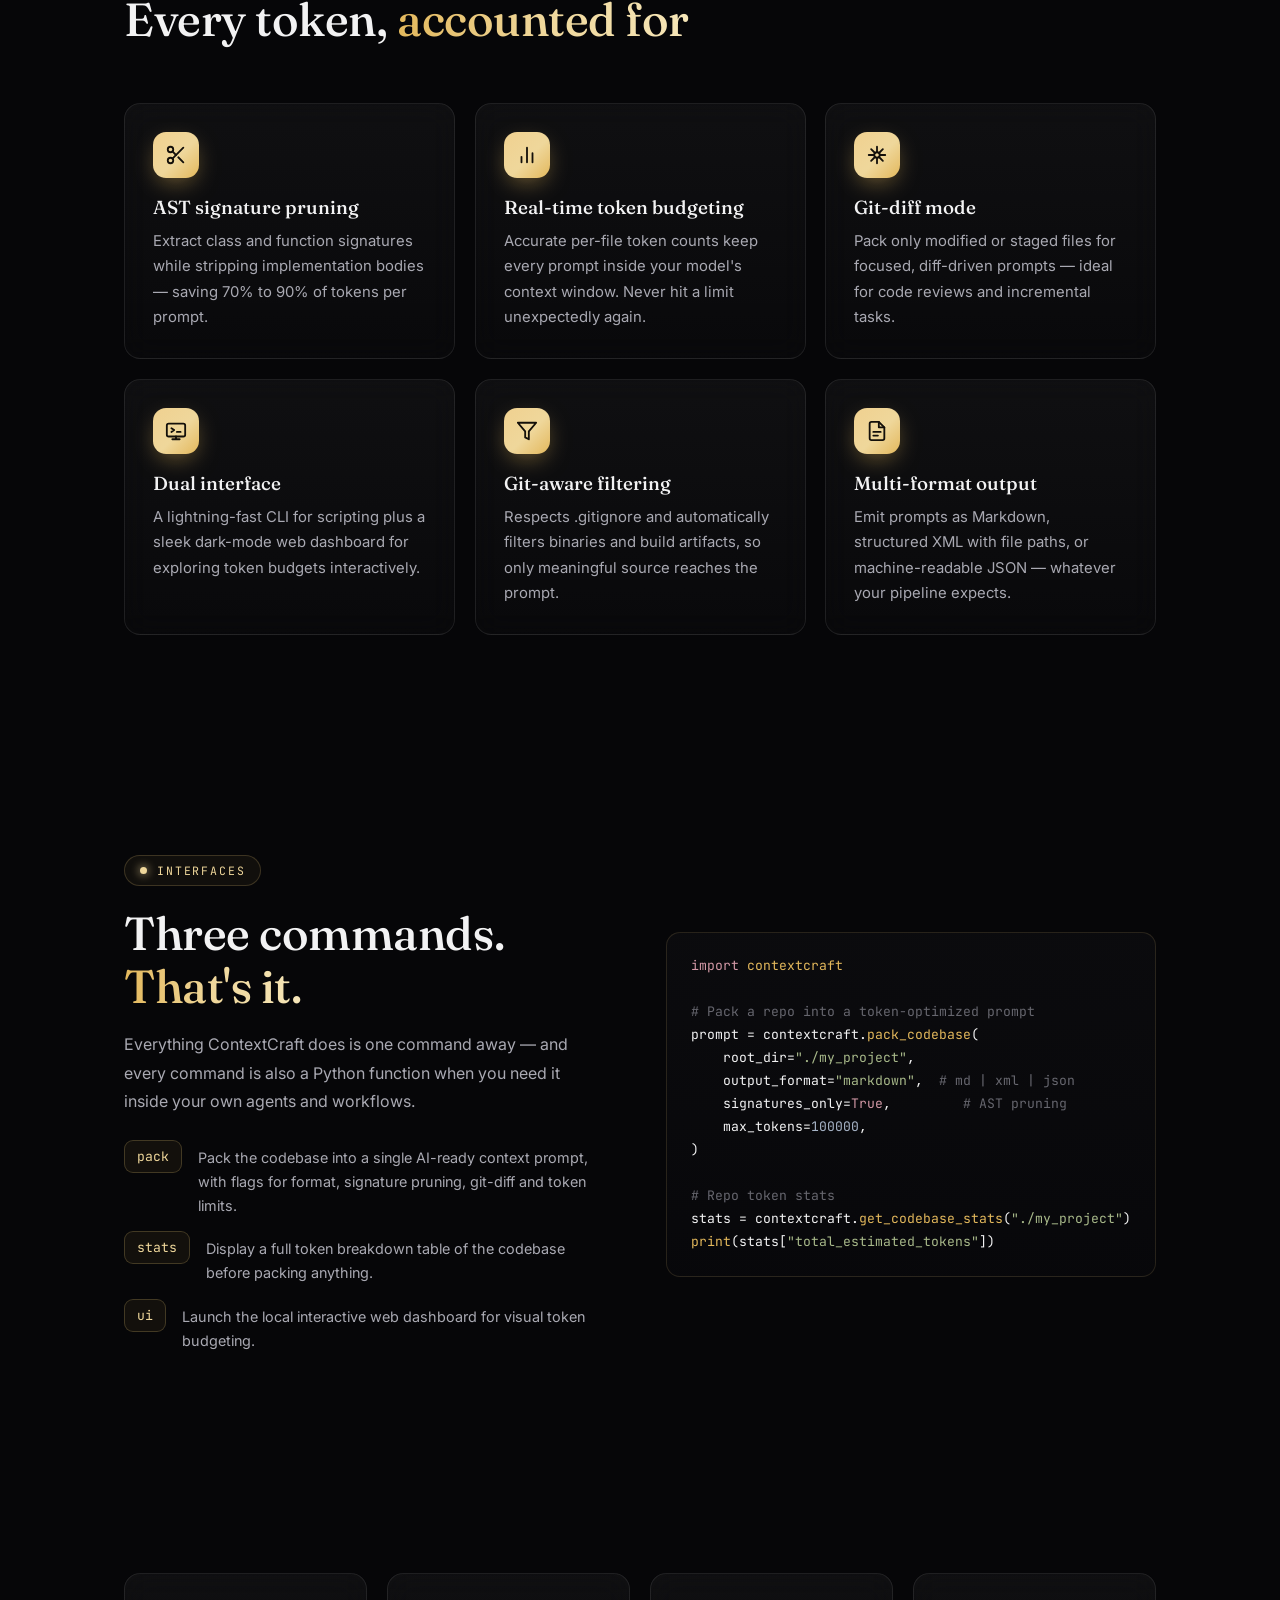
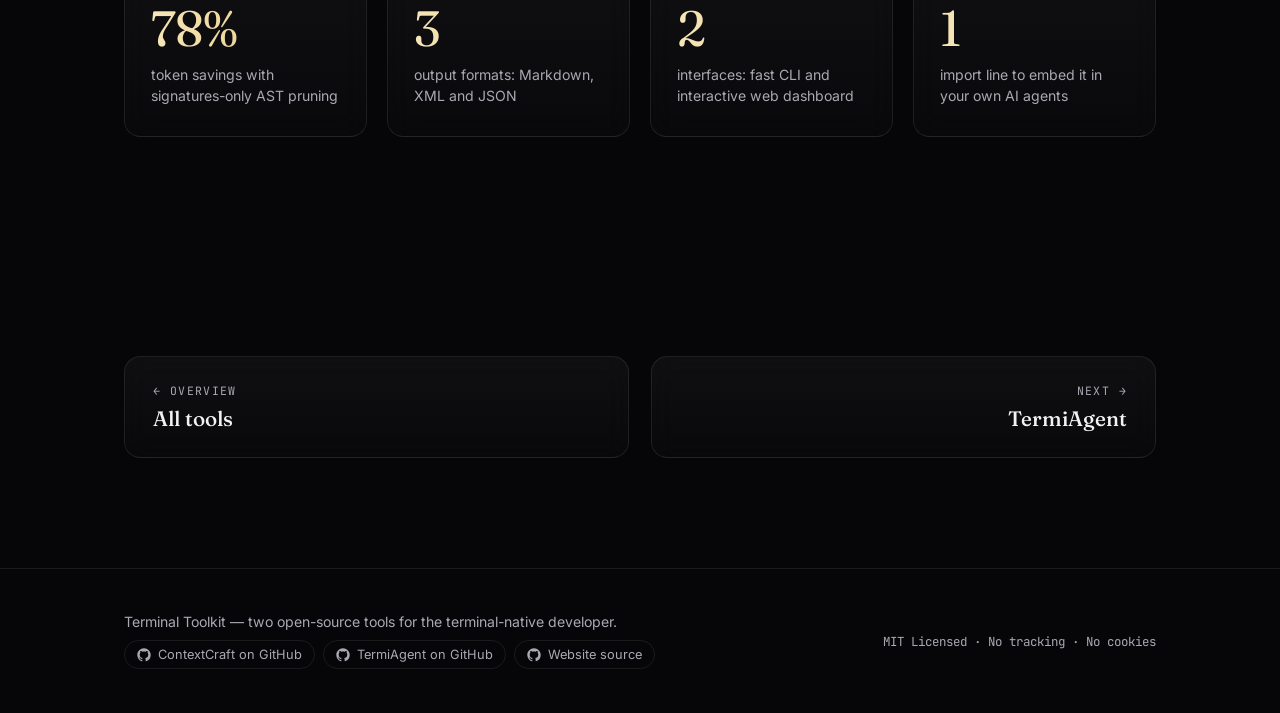
<file: contextcraft2.html>
<!DOCTYPE html>
<html lang="en">
<head>
  <meta charset="UTF-8" />
  <meta name="viewport" content="width=device-width, initial-scale=1.0, viewport-fit=cover" />
  <title>ContextCraft — AI Codebase Context Packer &amp; Token Budgeter</title>
  <meta name="description" content="ContextCraft packs repositories into clean, token-optimized context prompts for any LLM — via CLI, web dashboard or Python SDK." />
  <link rel="icon" href="data:image/svg+xml,%3Csvg xmlns='http://www.w3.org/2000/svg' viewBox='0 0 32 32'%3E%3Cdefs%3E%3ClinearGradient id='g' x1='0' y1='0' x2='1' y2='1'%3E%3Cstop offset='0' stop-color='%23f0d190'/%3E%3Cstop offset='1' stop-color='%23e3b85c'/%3E%3C/linearGradient%3E%3C/defs%3E%3Crect width='32' height='32' rx='8' fill='url(%23g)'/%3E%3Cpath d='M12 10l-6 6 6 6M20 10l6 6-6 6' stroke='white' stroke-width='2.4' fill='none' stroke-linecap='round' stroke-linejoin='round'/%3E%3C/svg%3E" />
  <link rel="preconnect" href="https://fonts.googleapis.com" />
  <link rel="preconnect" href="https://fonts.gstatic.com" crossorigin />
  <link href="https://fonts.googleapis.com/css2?family=Fraunces:ital,opsz,wght@0,9..144,400;0,9..144,500;0,9..144,600;1,9..144,400;1,9..144,500&family=Inter:wght@400;500;600&family=JetBrains+Mono:wght@400;500;600&display=swap" rel="stylesheet" />
  <link rel="stylesheet" href="css/style2.css" />
</head>
<body data-accent="cc">

  <div class="bg" aria-hidden="true">
    <div class="orb o1" data-speed="0.06"></div>
    <div class="orb o2" data-speed="0.10"></div>
    <div class="orb o3" data-speed="0.04"></div>
    <div class="grid"></div>
  </div>

  <div class="progress" aria-hidden="true"></div>
  <div class="cursor-glow" aria-hidden="true"></div>

  <header class="nav">
    <a class="brand" href="index2.html">
      <span class="logo">
        <svg width="18" height="18" viewBox="0 0 24 24" fill="none" stroke="#0c0a07" stroke-width="2.6" stroke-linecap="round" stroke-linejoin="round"><path d="M8 6l-5 6 5 6"/><path d="M16 6l5 6-5 6"/></svg>
      </span>
      Terminal Toolkit
    </a>
    <nav class="nav-links" aria-label="Main">
      <a href="index2.html">Overview</a>
      <a href="contextcraft2.html">ContextCraft</a>
      <a href="termiagent2.html">TermiAgent</a>
    </nav>
    <a class="nav-gh" href="https://github.com/Jonny-IT1/contextcraft" target="_blank" rel="noopener" aria-label="ContextCraft on GitHub">
      <svg width="18" height="18" viewBox="0 0 24 24" fill="currentColor" aria-hidden="true"><path d="M12 .5C5.65.5.5 5.65.5 12c0 5.08 3.29 9.39 7.86 10.91.58.11.79-.25.79-.56 0-.27-.01-1.17-.02-2.12-3.2.7-3.88-1.36-3.88-1.36-.52-1.33-1.28-1.68-1.28-1.68-1.04-.71.08-.7.08-.7 1.15.08 1.76 1.19 1.76 1.19 1.03 1.75 2.69 1.25 3.34.95.1-.74.4-1.25.72-1.54-2.55-.29-5.24-1.28-5.24-5.68 0-1.26.45-2.28 1.19-3.09-.12-.29-.52-1.46.11-3.05 0 0 .97-.31 3.18 1.18.92-.26 1.9-.38 2.88-.39.98.01 1.96.13 2.88.39 2.2-1.49 3.17-1.18 3.17-1.18.63 1.59.23 2.76.12 3.05.74.81 1.18 1.83 1.18 3.09 0 4.41-2.69 5.38-5.25 5.66.41.35.77 1.05.77 2.12 0 1.53-.01 2.76-.01 3.14 0 .3.2.67.8.55A11.52 11.52 0 0 0 23.5 12C23.5 5.65 18.35.5 12 .5z"/></svg>
    </a>
    <button class="nav-toggle" aria-label="Menu" aria-expanded="false" type="button">
      <span></span><span></span><span></span>
    </button>
  </header>

  <main>
    <!-- ============ HERO ============ -->
    <section class="hero">
      <canvas class="net" aria-hidden="true"></canvas>
      <div class="wrap hero-grid">
        <div>
          <span class="eyebrow fade" style="--d:.05s">Context &middot; Packing &middot; Precision</span>
          <h1 class="hero-title">
            <span class="word" style="animation-delay:.05s">Feed any LLM</span><br />
            <span class="word grad-text it" style="animation-delay:.15s">your entire codebase.</span>
          </h1>
          <p class="hero-sub fade" style="--d:.45s">
            <strong>ContextCraft</strong> is a next-gen codebase context packer and visual token budgeter.
            It scans repositories, strips them down to AST signatures and packs clean,
            token-optimized prompts — via a fast CLI, a sleek web dashboard or a Python SDK.
          </p>
          <div class="hero-cta fade" style="--d:.58s">
            <button class="cmd-pill" type="button" data-copy="pip install contextcraft">
              <span class="dollar">$</span> pip install contextcraft
              <svg class="copy-mini" width="15" height="15" viewBox="0 0 24 24" fill="none" stroke="currentColor" stroke-width="2" stroke-linecap="round" stroke-linejoin="round"><rect x="9" y="9" width="12" height="12" rx="2"/><path d="M5 15V5a2 2 0 0 1 2-2h10"/></svg>
            </button>
            <a class="btn btn-ghost" href="https://github.com/Jonny-IT1/contextcraft" target="_blank" rel="noopener">
              <svg width="16" height="16" viewBox="0 0 24 24" fill="currentColor" aria-hidden="true"><path d="M12 .5C5.65.5.5 5.65.5 12c0 5.08 3.29 9.39 7.86 10.91.58.11.79-.25.79-.56 0-.27-.01-1.17-.02-2.12-3.2.7-3.88-1.36-3.88-1.36-.52-1.33-1.28-1.68-1.28-1.68-1.04-.71.08-.7.08-.7 1.15.08 1.76 1.19 1.76 1.19 1.03 1.75 2.69 1.25 3.34.95.1-.74.4-1.25.72-1.54-2.55-.29-5.24-1.28-5.24-5.68 0-1.26.45-2.28 1.19-3.09-.12-.29-.52-1.46.11-3.05 0 0 .97-.31 3.18 1.18.92-.26 1.9-.38 2.88-.39.98.01 1.96.13 2.88.39 2.2-1.49 3.17-1.18 3.17-1.18.63 1.59.23 2.76.12 3.05.74.81 1.18 1.83 1.18 3.09 0 4.41-2.69 5.38-5.25 5.66.41.35.77 1.05.77 2.12 0 1.53-.01 2.76-.01 3.14 0 .3.2.67.8.55A11.52 11.52 0 0 0 23.5 12C23.5 5.65 18.35.5 12 .5z"/></svg>
              View on GitHub
            </a>
          </div>
          <div class="hero-meta">
            <span class="chip c1">Python 3.9+</span>
            <span class="chip c2">MIT License</span>
            <span class="chip c1">CLI · Web UI · SDK</span>
          </div>
        </div>
        <div class="hero-visual fade" style="--d:.65s">
          <div class="glow" aria-hidden="true"></div>
          <div class="term">
            <div class="term-head">
              <div class="dots"><span></span><span></span><span></span></div>
              <span class="term-title">contextcraft — zsh</span>
            </div>
            <div class="term-body" data-term="cc"></div>
          </div>
        </div>
      </div>
    </section>

    <!-- ============ PIPELINE ============ -->
    <section>
      <div class="wrap">
        <div class="section-head reveal" style="text-align:center;margin-inline:auto">
          <span class="eyebrow">How it works</span>
          <h2 class="section-title">Codebase in, <span class="grad-text">context out</span></h2>
        </div>
        <div class="pipeline reveal">
          <div class="node glass">
            <div class="ni">
              <svg width="20" height="20" viewBox="0 0 24 24" fill="none" stroke="currentColor" stroke-width="2" stroke-linecap="round" stroke-linejoin="round"><path d="M22 19a2 2 0 0 1-2 2H4a2 2 0 0 1-2-2V5a2 2 0 0 1 2-2h5l2 3h9a2 2 0 0 1 2 2z"/></svg>
            </div>
            <h4>Codebase</h4>
            <p>.py · .ts · .rs …</p>
          </div>
          <div class="flow" aria-hidden="true"></div>
          <div class="node glass">
            <div class="ni">
              <svg width="20" height="20" viewBox="0 0 24 24" fill="none" stroke="currentColor" stroke-width="2" stroke-linecap="round" stroke-linejoin="round"><path d="M8 6l-5 6 5 6"/><path d="M16 6l5 6-5 6"/></svg>
            </div>
            <h4>ContextCraft Engine</h4>
            <p>Scanner + AST + Tokens</p>
          </div>
          <div class="flow" aria-hidden="true"></div>
          <div class="node glass">
            <div class="ni">
              <svg width="20" height="20" viewBox="0 0 24 24" fill="none" stroke="currentColor" stroke-width="2" stroke-linecap="round" stroke-linejoin="round"><path d="M21 15a2 2 0 0 1-2 2H7l-4 4V5a2 2 0 0 1 2-2h14a2 2 0 0 1 2 2z"/></svg>
            </div>
            <h4>LLM Context</h4>
            <p>Markdown · XML · JSON</p>
          </div>
        </div>
      </div>
    </section>

    <!-- ============ FEATURES ============ -->
    <section>
      <div class="wrap">
        <div class="section-head reveal">
          <span class="eyebrow">Key features</span>
          <h2 class="section-title">Every token, <span class="grad-text">accounted for</span></h2>
        </div>
        <div class="grid-cards stagger">
          <div class="card glass">
            <div class="card-icon">
              <svg width="22" height="22" viewBox="0 0 24 24" fill="none" stroke="currentColor" stroke-width="2" stroke-linecap="round" stroke-linejoin="round"><circle cx="6" cy="6" r="3"/><circle cx="6" cy="18" r="3"/><path d="M20 4L8.12 15.88"/><path d="M14.47 14.48L20 20"/><path d="M8.12 8.12L12 12"/></svg>
            </div>
            <h3>AST signature pruning</h3>
            <p>Extract class and function signatures while stripping implementation bodies — saving 70% to 90% of tokens per prompt.</p>
          </div>
          <div class="card glass">
            <div class="card-icon">
              <svg width="22" height="22" viewBox="0 0 24 24" fill="none" stroke="currentColor" stroke-width="2" stroke-linecap="round" stroke-linejoin="round"><path d="M18 20V10M12 20V4M6 20v-6"/></svg>
            </div>
            <h3>Real-time token budgeting</h3>
            <p>Accurate per-file token counts keep every prompt inside your model's context window. Never hit a limit unexpectedly again.</p>
          </div>
          <div class="card glass">
            <div class="card-icon">
              <svg width="22" height="22" viewBox="0 0 24 24" fill="none" stroke="currentColor" stroke-width="2" stroke-linecap="round" stroke-linejoin="round"><circle cx="12" cy="12" r="3"/><path d="M12 3v6M12 15v6M3 12h6M15 12h6M5.6 5.6l4.2 4.2M14.2 14.2l4.2 4.2M18.4 5.6l-4.2 4.2M9.8 14.2l-4.2 4.2"/></svg>
            </div>
            <h3>Git-diff mode</h3>
            <p>Pack only modified or staged files for focused, diff-driven prompts — ideal for code reviews and incremental tasks.</p>
          </div>
          <div class="card glass">
            <div class="card-icon">
              <svg width="22" height="22" viewBox="0 0 24 24" fill="none" stroke="currentColor" stroke-width="2" stroke-linecap="round" stroke-linejoin="round"><rect x="2" y="4" width="20" height="14" rx="2"/><path d="M8 21h8M12 18v3"/><path d="M7 9l3 2-3 2M13 13h4"/></svg>
            </div>
            <h3>Dual interface</h3>
            <p>A lightning-fast CLI for scripting plus a sleek dark-mode web dashboard for exploring token budgets interactively.</p>
          </div>
          <div class="card glass">
            <div class="card-icon">
              <svg width="22" height="22" viewBox="0 0 24 24" fill="none" stroke="currentColor" stroke-width="2" stroke-linecap="round" stroke-linejoin="round"><path d="M22 3H2l8 9.46V19l4 2v-8.54L22 3z"/></svg>
            </div>
            <h3>Git-aware filtering</h3>
            <p>Respects .gitignore and automatically filters binaries and build artifacts, so only meaningful source reaches the prompt.</p>
          </div>
          <div class="card glass">
            <div class="card-icon">
              <svg width="22" height="22" viewBox="0 0 24 24" fill="none" stroke="currentColor" stroke-width="2" stroke-linecap="round" stroke-linejoin="round"><path d="M14 2H6a2 2 0 0 0-2 2v16a2 2 0 0 0 2 2h12a2 2 0 0 0 2-2V8z"/><path d="M14 2v6h6"/><path d="M8 13h8M8 17h5"/></svg>
            </div>
            <h3>Multi-format output</h3>
            <p>Emit prompts as Markdown, structured XML with file paths, or machine-readable JSON — whatever your pipeline expects.</p>
          </div>
        </div>
      </div>
    </section>

    <!-- ============ CLI + SDK ============ -->
    <section>
      <div class="wrap split">
        <div class="reveal">
          <span class="eyebrow">Interfaces</span>
          <h2 class="section-title">Three commands. <span class="grad-text">That's it.</span></h2>
          <p class="lead">
            Everything ContextCraft does is one command away — and every command
            is also a Python function when you need it inside your own agents and workflows.
          </p>
          <div class="cmd-list">
            <div class="cmd-item">
              <code class="sig">pack</code>
              <p>Pack the codebase into a single AI-ready context prompt, with flags for format, signature pruning, git-diff and token limits.</p>
            </div>
            <div class="cmd-item">
              <code class="sig">stats</code>
              <p>Display a full token breakdown table of the codebase before packing anything.</p>
            </div>
            <div class="cmd-item">
              <code class="sig">ui</code>
              <p>Launch the local interactive web dashboard for visual token budgeting.</p>
            </div>
          </div>
        </div>
        <div class="reveal">
          <div class="code">
            <button class="copy-btn" type="button" data-copy="import contextcraft

prompt = contextcraft.pack_codebase(
    root_dir=&quot;./my_project&quot;,
    output_format=&quot;markdown&quot;,
    signatures_only=True,
    max_tokens=100000,
)

stats = contextcraft.get_codebase_stats(&quot;./my_project&quot;)">copy</button>
<pre><span class="k">import</span> <span class="f">contextcraft</span>

<span class="cm"># Pack a repo into a token-optimized prompt</span>
prompt = contextcraft.<span class="f">pack_codebase</span>(
    root_dir=<span class="s">"./my_project"</span>,
    output_format=<span class="s">"markdown"</span>,  <span class="cm"># md | xml | json</span>
    signatures_only=<span class="k">True</span>,         <span class="cm"># AST pruning</span>
    max_tokens=<span class="n">100000</span>,
)

<span class="cm"># Repo token stats</span>
stats = contextcraft.<span class="f">get_codebase_stats</span>(<span class="s">"./my_project"</span>)
<span class="f">print</span>(stats[<span class="s">"total_estimated_tokens"</span>])</pre>
          </div>
        </div>
      </div>
    </section>

    <!-- ============ STATS ============ -->
    <section>
      <div class="wrap">
        <div class="stats stagger">
          <div class="stat glass">
            <div class="num" data-counter="90" data-suffix="%">0%</div>
            <div class="lbl">token savings with signatures-only AST pruning</div>
          </div>
          <div class="stat glass">
            <div class="num" data-counter="3">0</div>
            <div class="lbl">output formats: Markdown, XML and JSON</div>
          </div>
          <div class="stat glass">
            <div class="num" data-counter="2">0</div>
            <div class="lbl">interfaces: fast CLI and interactive web dashboard</div>
          </div>
          <div class="stat glass">
            <div class="num" data-counter="1">0</div>
            <div class="lbl">import line to embed it in your own AI agents</div>
          </div>
        </div>
      </div>
    </section>

    <!-- ============ PAGE NAV ============ -->
    <section>
      <div class="wrap page-nav">
        <a class="pn glass" href="index2.html">
          <span class="dir">&larr; Overview</span>
          <span class="name">All tools</span>
        </a>
        <a class="pn right glass" href="termiagent2.html">
          <span class="dir">Next &rarr;</span>
          <span class="name">TermiAgent</span>
        </a>
      </div>
    </section>
  </main>

  <footer>
    <div class="wrap footer-inner">
      <div>
        <span>Terminal Toolkit — two open-source tools for the terminal-native developer.</span>
        <div class="foot-links">
          <a href="https://github.com/Jonny-IT1/contextcraft" target="_blank" rel="noopener">
            <svg width="14" height="14" viewBox="0 0 24 24" fill="currentColor" aria-hidden="true"><path d="M12 .5C5.65.5.5 5.65.5 12c0 5.08 3.29 9.39 7.86 10.91.58.11.79-.25.79-.56 0-.27-.01-1.17-.02-2.12-3.2.7-3.88-1.36-3.88-1.36-.52-1.33-1.28-1.68-1.28-1.68-1.04-.71.08-.7.08-.7 1.15.08 1.76 1.19 1.76 1.19 1.03 1.75 2.69 1.25 3.34.95.1-.74.4-1.25.72-1.54-2.55-.29-5.24-1.28-5.24-5.68 0-1.26.45-2.28 1.19-3.09-.12-.29-.52-1.46.11-3.05 0 0 .97-.31 3.18 1.18.92-.26 1.9-.38 2.88-.39.98.01 1.96.13 2.88.39 2.2-1.49 3.17-1.18 3.17-1.18.63 1.59.23 2.76.12 3.05.74.81 1.18 1.83 1.18 3.09 0 4.41-2.69 5.38-5.25 5.66.41.35.77 1.05.77 2.12 0 1.53-.01 2.76-.01 3.14 0 .3.2.67.8.55A11.52 11.52 0 0 0 23.5 12C23.5 5.65 18.35.5 12 .5z"/></svg>
            ContextCraft on GitHub
          </a>
          <a href="https://github.com/Jonny-IT1/termiagent" target="_blank" rel="noopener">
            <svg width="14" height="14" viewBox="0 0 24 24" fill="currentColor" aria-hidden="true"><path d="M12 .5C5.65.5.5 5.65.5 12c0 5.08 3.29 9.39 7.86 10.91.58.11.79-.25.79-.56 0-.27-.01-1.17-.02-2.12-3.2.7-3.88-1.36-3.88-1.36-.52-1.33-1.28-1.68-1.28-1.68-1.04-.71.08-.7.08-.7 1.15.08 1.76 1.19 1.76 1.19 1.03 1.75 2.69 1.25 3.34.95.1-.74.4-1.25.72-1.54-2.55-.29-5.24-1.28-5.24-5.68 0-1.26.45-2.28 1.19-3.09-.12-.29-.52-1.46.11-3.05 0 0 .97-.31 3.18 1.18.92-.26 1.9-.38 2.88-.39.98.01 1.96.13 2.88.39 2.2-1.49 3.17-1.18 3.17-1.18.63 1.59.23 2.76.12 3.05.74.81 1.18 1.83 1.18 3.09 0 4.41-2.69 5.38-5.25 5.66.41.35.77 1.05.77 2.12 0 1.53-.01 2.76-.01 3.14 0 .3.2.67.8.55A11.52 11.52 0 0 0 23.5 12C23.5 5.65 18.35.5 12 .5z"/></svg>
            TermiAgent on GitHub
          </a>
          <a href="https://github.com/Jonny-IT1/jonny-it1.github.io" target="_blank" rel="noopener">
            <svg width="14" height="14" viewBox="0 0 24 24" fill="currentColor" aria-hidden="true"><path d="M12 .5C5.65.5.5 5.65.5 12c0 5.08 3.29 9.39 7.86 10.91.58.11.79-.25.79-.56 0-.27-.01-1.17-.02-2.12-3.2.7-3.88-1.36-3.88-1.36-.52-1.33-1.28-1.68-1.28-1.68-1.04-.71.08-.7.08-.7 1.15.08 1.76 1.19 1.76 1.19 1.03 1.75 2.69 1.25 3.34.95.1-.74.4-1.25.72-1.54-2.55-.29-5.24-1.28-5.24-5.68 0-1.26.45-2.28 1.19-3.09-.12-.29-.52-1.46.11-3.05 0 0 .97-.31 3.18 1.18.92-.26 1.9-.38 2.88-.39.98.01 1.96.13 2.88.39 2.2-1.49 3.17-1.18 3.17-1.18.63 1.59.23 2.76.12 3.05.74.81 1.18 1.83 1.18 3.09 0 4.41-2.69 5.38-5.25 5.66.41.35.77 1.05.77 2.12 0 1.53-.01 2.76-.01 3.14 0 .3.2.67.8.55A11.52 11.52 0 0 0 23.5 12C23.5 5.65 18.35.5 12 .5z"/></svg>
            Website source
          </a>
        </div>
      </div>
      <span class="mono">MIT Licensed &middot; No tracking &middot; No cookies</span>
    </div>
  </footer>

  <button class="top-btn" type="button" aria-label="Back to top">
    <svg width="18" height="18" viewBox="0 0 24 24" fill="none" stroke="currentColor" stroke-width="2.2" stroke-linecap="round" stroke-linejoin="round"><path d="M12 19V5M5 12l7-7 7 7"/></svg>
  </button>

  <script src="js/main2.js"></script>
</body>
</html>
</file>
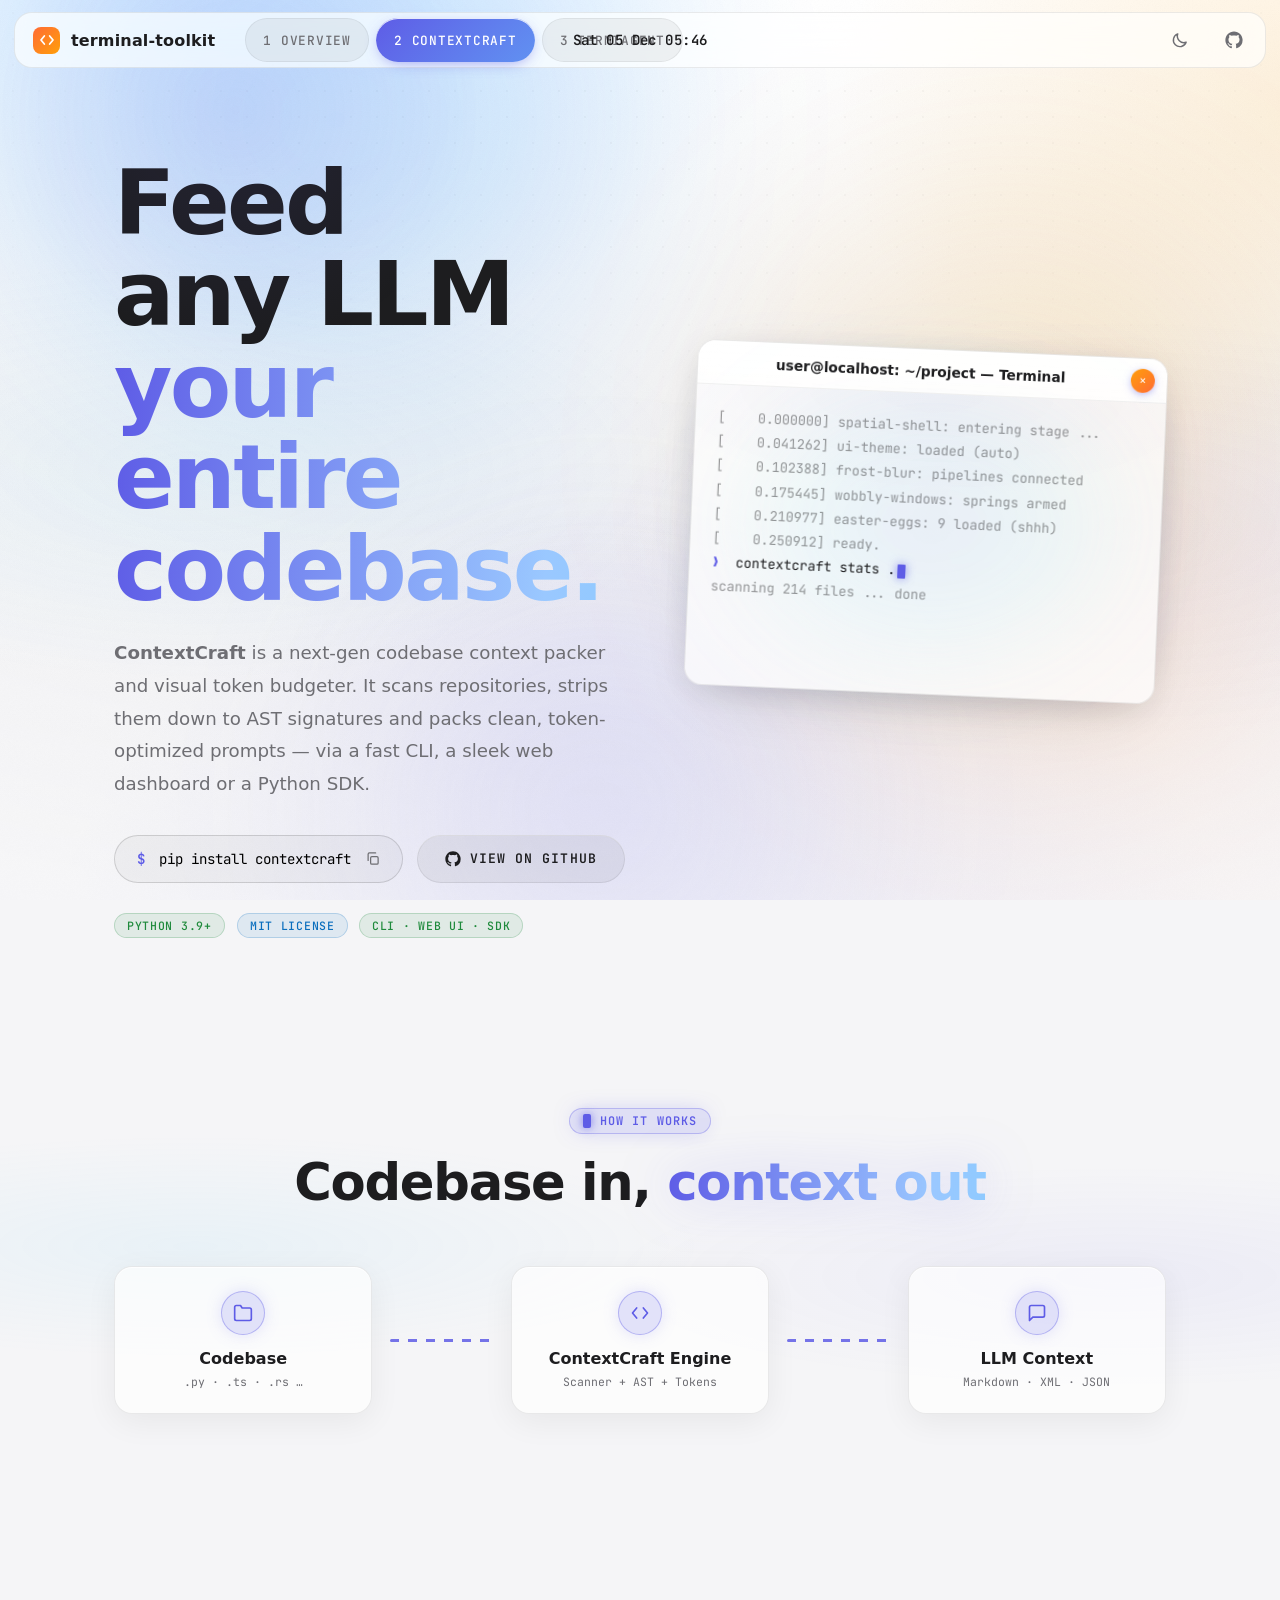
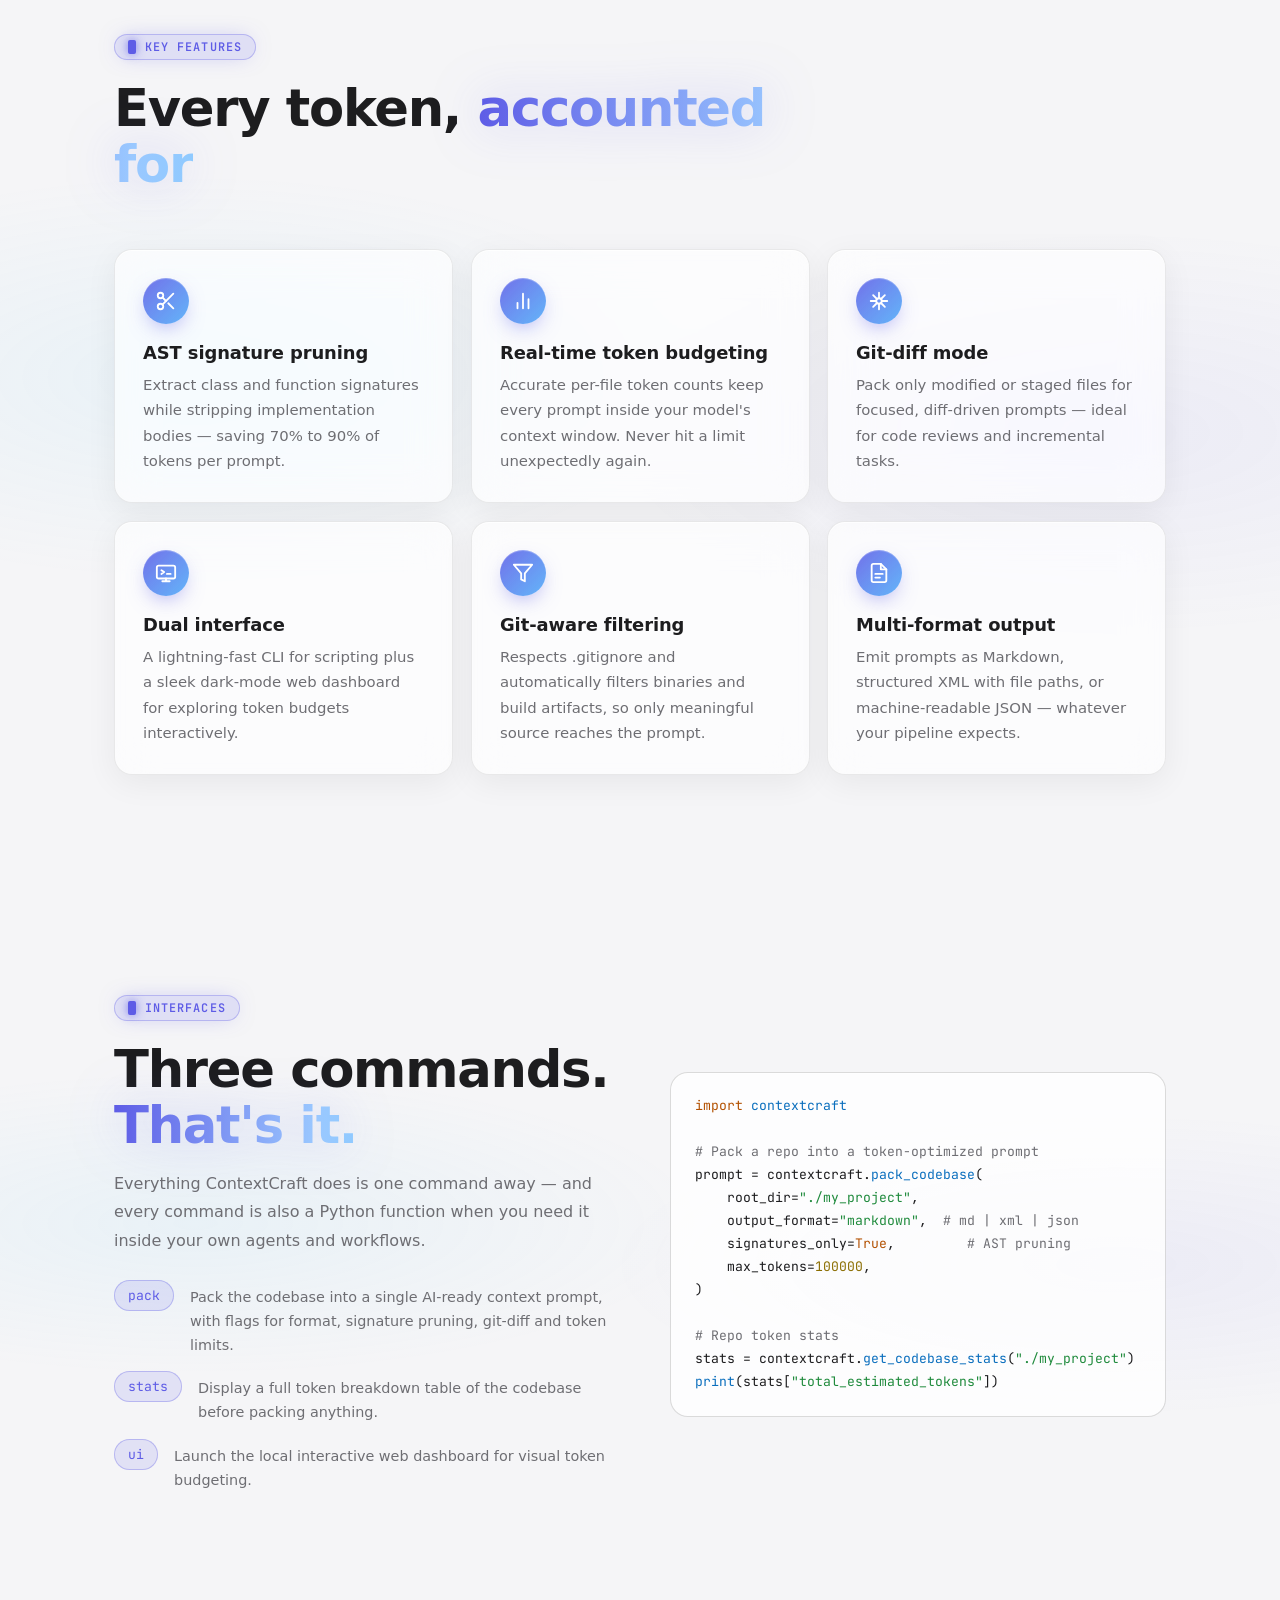
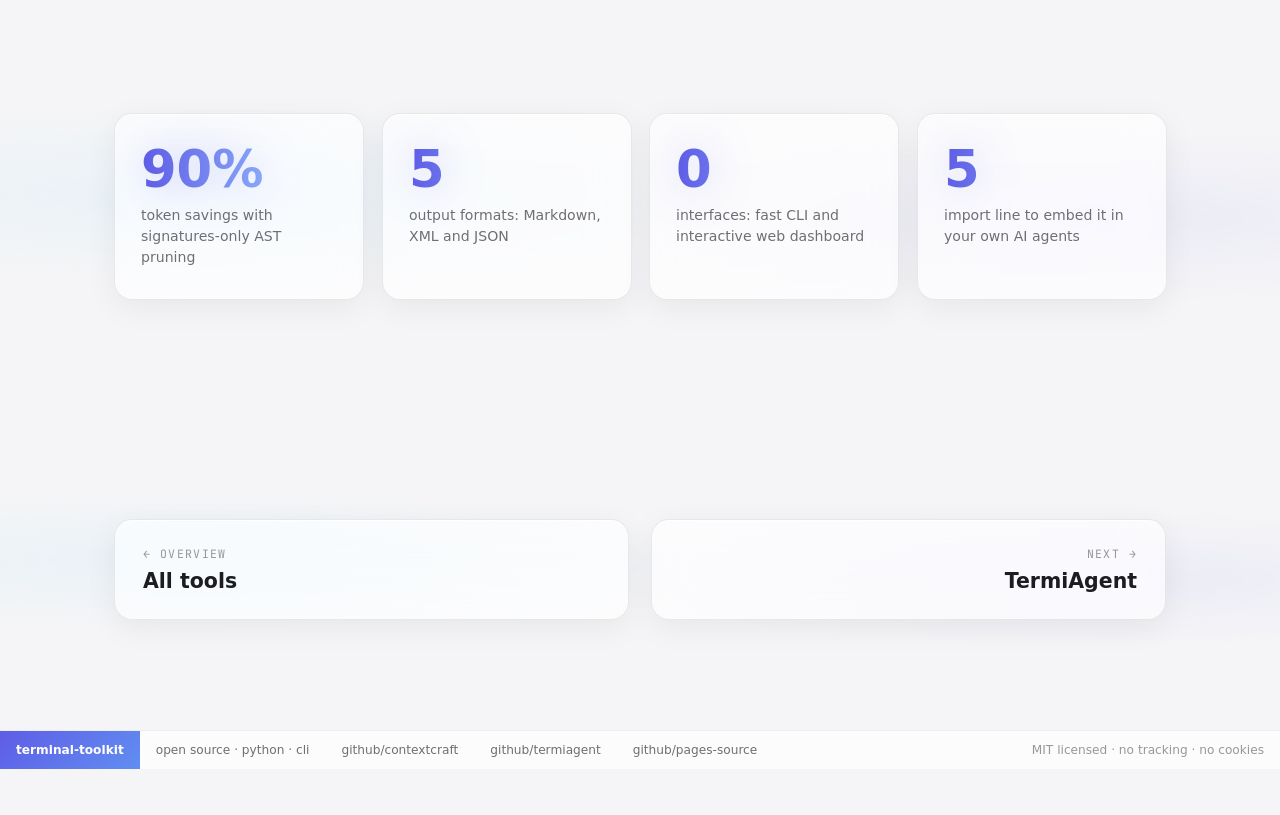
<file: contextcraft3.html>
<!DOCTYPE html>
<html lang="en">
<head>
  <meta charset="UTF-8" />
  <meta name="viewport" content="width=device-width, initial-scale=1.0, viewport-fit=cover" />
  <title>ContextCraft — AI Codebase Context Packer &amp; Token Budgeter</title>
  <meta name="description" content="ContextCraft packs repositories into clean, token-optimized context prompts for any LLM — via CLI, web dashboard or Python SDK." />
  <link rel="icon" href="data:image/svg+xml,%3Csvg xmlns='http://www.w3.org/2000/svg' viewBox='0 0 32 32'%3E%3Cdefs%3E%3ClinearGradient id='g' x1='0' y1='0' x2='1' y2='1'%3E%3Cstop offset='0' stop-color='%232190a4'/%3E%3Cstop offset='1' stop-color='%2399c1f1'/%3E%3C/linearGradient%3E%3C/defs%3E%3Crect width='32' height='32' rx='8' fill='url(%23g)'/%3E%3Cpath d='M12 10l-6 6 6 6M20 10l6 6-6 6' stroke='white' stroke-width='2.4' fill='none' stroke-linecap='round' stroke-linejoin='round'/%3E%3C/svg%3E" />
  <link rel="preconnect" href="https://fonts.googleapis.com" />
  <link rel="preconnect" href="https://fonts.gstatic.com" crossorigin />
  <link href="https://fonts.googleapis.com/css2?family=Ubuntu:wght@400;500;700&family=JetBrains+Mono:wght@400;500;700&display=swap" rel="stylesheet" />
  <link rel="stylesheet" href="css/style3.css" />
</head>
<body data-accent="cc">

  <div class="bg" aria-hidden="true">
    <div class="orb o1" data-speed="0.06"></div>
    <div class="orb o2" data-speed="0.10"></div>
    <div class="orb o3" data-speed="0.04"></div>
    <div class="grid"></div>
  </div>

  <div class="progress" aria-hidden="true"></div>
  <div class="cursor-glow" aria-hidden="true"></div>

  <header class="nav">
    <div class="wm-left">
      <a class="brand" href="index.html">
        <span class="logo">
          <svg width="16" height="16" viewBox="0 0 24 24" fill="none" stroke="currentColor" stroke-width="2.6" stroke-linecap="round" stroke-linejoin="round"><path d="M8 6l-5 6 5 6"/><path d="M16 6l5 6-5 6"/></svg>
        </span>
        terminal-toolkit
      </a>
      <nav class="nav-links" aria-label="Main">
        <a href="index.html">1 Overview</a>
        <a href="contextcraft3.html">2 ContextCraft</a>
        <a href="termiagent3.html">3 TermiAgent</a>
      </nav>
    </div>
    <div class="wm-clock"><span class="clock" id="clock">--:--</span></div>
    <div class="wm-right">
    <a class="nav-gh" href="https://github.com/Jonny-IT1/contextcraft" target="_blank" rel="noopener" aria-label="ContextCraft on GitHub">
      <svg width="18" height="18" viewBox="0 0 24 24" fill="currentColor" aria-hidden="true"><path d="M12 .5C5.65.5.5 5.65.5 12c0 5.08 3.29 9.39 7.86 10.91.58.11.79-.25.79-.56 0-.27-.01-1.17-.02-2.12-3.2.7-3.88-1.36-3.88-1.36-.52-1.33-1.28-1.68-1.28-1.68-1.04-.71.08-.7.08-.7 1.15.08 1.76 1.19 1.76 1.19 1.03 1.75 2.69 1.25 3.34.95.1-.74.4-1.25.72-1.54-2.55-.29-5.24-1.28-5.24-5.68 0-1.26.45-2.28 1.19-3.09-.12-.29-.52-1.46.11-3.05 0 0 .97-.31 3.18 1.18.92-.26 1.9-.38 2.88-.39.98.01 1.96.13 2.88.39 2.2-1.49 3.17-1.18 3.17-1.18.63 1.59.23 2.76.12 3.05.74.81 1.18 1.83 1.18 3.09 0 4.41-2.69 5.38-5.25 5.66.41.35.77 1.05.77 2.12 0 1.53-.01 2.76-.01 3.14 0 .3.2.67.8.55A11.52 11.52 0 0 0 23.5 12C23.5 5.65 18.35.5 12 .5z"/></svg>
    </a>
    <button class="nav-toggle" aria-label="Menu" aria-expanded="false" type="button">
      <span></span><span></span><span></span>
    </button>
    </div>
  </header>

  <main>
    <!-- ============ HERO ============ -->
    <section class="hero">
      <canvas class="net" aria-hidden="true"></canvas>
      <div class="wrap hero-grid">
        <div>
          <span class="eyebrow fade" style="--d:.05s">Context &middot; Packing &middot; Precision</span>
          <h1 class="hero-title">
            <span class="word" style="animation-delay:.05s">Feed any LLM</span><br />
            <span class="word grad-text" style="animation-delay:.15s">your entire codebase.</span>
          </h1>
          <p class="hero-sub fade" style="--d:.45s">
            <strong>ContextCraft</strong> is a next-gen codebase context packer and visual token budgeter.
            It scans repositories, strips them down to AST signatures and packs clean,
            token-optimized prompts — via a fast CLI, a sleek web dashboard or a Python SDK.
          </p>
          <div class="hero-cta fade" style="--d:.58s">
            <button class="cmd-pill" type="button" data-copy="pip install contextcraft">
              <span class="dollar">$</span> pip install contextcraft
              <svg class="copy-mini" width="15" height="15" viewBox="0 0 24 24" fill="none" stroke="currentColor" stroke-width="2" stroke-linecap="round" stroke-linejoin="round"><rect x="9" y="9" width="12" height="12" rx="2"/><path d="M5 15V5a2 2 0 0 1 2-2h10"/></svg>
            </button>
            <a class="btn btn-ghost" href="https://github.com/Jonny-IT1/contextcraft" target="_blank" rel="noopener">
              <svg width="16" height="16" viewBox="0 0 24 24" fill="currentColor" aria-hidden="true"><path d="M12 .5C5.65.5.5 5.65.5 12c0 5.08 3.29 9.39 7.86 10.91.58.11.79-.25.79-.56 0-.27-.01-1.17-.02-2.12-3.2.7-3.88-1.36-3.88-1.36-.52-1.33-1.28-1.68-1.28-1.68-1.04-.71.08-.7.08-.7 1.15.08 1.76 1.19 1.76 1.19 1.03 1.75 2.69 1.25 3.34.95.1-.74.4-1.25.72-1.54-2.55-.29-5.24-1.28-5.24-5.68 0-1.26.45-2.28 1.19-3.09-.12-.29-.52-1.46.11-3.05 0 0 .97-.31 3.18 1.18.92-.26 1.9-.38 2.88-.39.98.01 1.96.13 2.88.39 2.2-1.49 3.17-1.18 3.17-1.18.63 1.59.23 2.76.12 3.05.74.81 1.18 1.83 1.18 3.09 0 4.41-2.69 5.38-5.25 5.66.41.35.77 1.05.77 2.12 0 1.53-.01 2.76-.01 3.14 0 .3.2.67.8.55A11.52 11.52 0 0 0 23.5 12C23.5 5.65 18.35.5 12 .5z"/></svg>
              View on GitHub
            </a>
          </div>
          <div class="hero-meta">
            <span class="chip c1">Python 3.9+</span>
            <span class="chip c2">MIT License</span>
            <span class="chip c1">CLI · Web UI · SDK</span>
          </div>
        </div>
        <div class="hero-visual fade" style="--d:.65s">
          <div class="glow" aria-hidden="true"></div>
          <div class="term" data-wobble>
            <div class="term-head">
              <span class="term-title">user@localhost: ~/project &mdash; Terminal</span>
              <span class="term-actions"><button class="csd-close" type="button" aria-label="Close terminal" title="Close terminal">&#215;</button></span>
            </div>
            <div class="term-body" data-term="cc"></div>
          </div>
        </div>
      </div>
    </section>

    <!-- ============ PIPELINE ============ -->
    <section>
      <div class="wrap">
        <div class="section-head reveal" style="text-align:center;margin-inline:auto">
          <span class="eyebrow">How it works</span>
          <h2 class="section-title">Codebase in, <span class="grad-text">context out</span></h2>
        </div>
        <div class="pipeline reveal">
          <div class="node glass">
            <div class="ni">
              <svg width="20" height="20" viewBox="0 0 24 24" fill="none" stroke="currentColor" stroke-width="2" stroke-linecap="round" stroke-linejoin="round"><path d="M22 19a2 2 0 0 1-2 2H4a2 2 0 0 1-2-2V5a2 2 0 0 1 2-2h5l2 3h9a2 2 0 0 1 2 2z"/></svg>
            </div>
            <h4>Codebase</h4>
            <p>.py · .ts · .rs …</p>
          </div>
          <div class="flow" aria-hidden="true"></div>
          <div class="node glass">
            <div class="ni">
              <svg width="20" height="20" viewBox="0 0 24 24" fill="none" stroke="currentColor" stroke-width="2" stroke-linecap="round" stroke-linejoin="round"><path d="M8 6l-5 6 5 6"/><path d="M16 6l5 6-5 6"/></svg>
            </div>
            <h4>ContextCraft Engine</h4>
            <p>Scanner + AST + Tokens</p>
          </div>
          <div class="flow" aria-hidden="true"></div>
          <div class="node glass">
            <div class="ni">
              <svg width="20" height="20" viewBox="0 0 24 24" fill="none" stroke="currentColor" stroke-width="2" stroke-linecap="round" stroke-linejoin="round"><path d="M21 15a2 2 0 0 1-2 2H7l-4 4V5a2 2 0 0 1 2-2h14a2 2 0 0 1 2 2z"/></svg>
            </div>
            <h4>LLM Context</h4>
            <p>Markdown · XML · JSON</p>
          </div>
        </div>
      </div>
    </section>

    <!-- ============ FEATURES ============ -->
    <section>
      <div class="wrap">
        <div class="section-head reveal">
          <span class="eyebrow">Key features</span>
          <h2 class="section-title">Every token, <span class="grad-text">accounted for</span></h2>
        </div>
        <div class="grid-cards stagger">
          <div class="card glass">
            <div class="card-icon">
              <svg width="22" height="22" viewBox="0 0 24 24" fill="none" stroke="currentColor" stroke-width="2" stroke-linecap="round" stroke-linejoin="round"><circle cx="6" cy="6" r="3"/><circle cx="6" cy="18" r="3"/><path d="M20 4L8.12 15.88"/><path d="M14.47 14.48L20 20"/><path d="M8.12 8.12L12 12"/></svg>
            </div>
            <h3>AST signature pruning</h3>
            <p>Extract class and function signatures while stripping implementation bodies — saving 70% to 90% of tokens per prompt.</p>
          </div>
          <div class="card glass">
            <div class="card-icon">
              <svg width="22" height="22" viewBox="0 0 24 24" fill="none" stroke="currentColor" stroke-width="2" stroke-linecap="round" stroke-linejoin="round"><path d="M18 20V10M12 20V4M6 20v-6"/></svg>
            </div>
            <h3>Real-time token budgeting</h3>
            <p>Accurate per-file token counts keep every prompt inside your model's context window. Never hit a limit unexpectedly again.</p>
          </div>
          <div class="card glass">
            <div class="card-icon">
              <svg width="22" height="22" viewBox="0 0 24 24" fill="none" stroke="currentColor" stroke-width="2" stroke-linecap="round" stroke-linejoin="round"><circle cx="12" cy="12" r="3"/><path d="M12 3v6M12 15v6M3 12h6M15 12h6M5.6 5.6l4.2 4.2M14.2 14.2l4.2 4.2M18.4 5.6l-4.2 4.2M9.8 14.2l-4.2 4.2"/></svg>
            </div>
            <h3>Git-diff mode</h3>
            <p>Pack only modified or staged files for focused, diff-driven prompts — ideal for code reviews and incremental tasks.</p>
          </div>
          <div class="card glass">
            <div class="card-icon">
              <svg width="22" height="22" viewBox="0 0 24 24" fill="none" stroke="currentColor" stroke-width="2" stroke-linecap="round" stroke-linejoin="round"><rect x="2" y="4" width="20" height="14" rx="2"/><path d="M8 21h8M12 18v3"/><path d="M7 9l3 2-3 2M13 13h4"/></svg>
            </div>
            <h3>Dual interface</h3>
            <p>A lightning-fast CLI for scripting plus a sleek dark-mode web dashboard for exploring token budgets interactively.</p>
          </div>
          <div class="card glass">
            <div class="card-icon">
              <svg width="22" height="22" viewBox="0 0 24 24" fill="none" stroke="currentColor" stroke-width="2" stroke-linecap="round" stroke-linejoin="round"><path d="M22 3H2l8 9.46V19l4 2v-8.54L22 3z"/></svg>
            </div>
            <h3>Git-aware filtering</h3>
            <p>Respects .gitignore and automatically filters binaries and build artifacts, so only meaningful source reaches the prompt.</p>
          </div>
          <div class="card glass">
            <div class="card-icon">
              <svg width="22" height="22" viewBox="0 0 24 24" fill="none" stroke="currentColor" stroke-width="2" stroke-linecap="round" stroke-linejoin="round"><path d="M14 2H6a2 2 0 0 0-2 2v16a2 2 0 0 0 2 2h12a2 2 0 0 0 2-2V8z"/><path d="M14 2v6h6"/><path d="M8 13h8M8 17h5"/></svg>
            </div>
            <h3>Multi-format output</h3>
            <p>Emit prompts as Markdown, structured XML with file paths, or machine-readable JSON — whatever your pipeline expects.</p>
          </div>
        </div>
      </div>
    </section>

    <!-- ============ CLI + SDK ============ -->
    <section>
      <div class="wrap split">
        <div class="reveal">
          <span class="eyebrow">Interfaces</span>
          <h2 class="section-title">Three commands. <span class="grad-text">That's it.</span></h2>
          <p class="lead">
            Everything ContextCraft does is one command away — and every command
            is also a Python function when you need it inside your own agents and workflows.
          </p>
          <div class="cmd-list">
            <div class="cmd-item">
              <code class="sig">pack</code>
              <p>Pack the codebase into a single AI-ready context prompt, with flags for format, signature pruning, git-diff and token limits.</p>
            </div>
            <div class="cmd-item">
              <code class="sig">stats</code>
              <p>Display a full token breakdown table of the codebase before packing anything.</p>
            </div>
            <div class="cmd-item">
              <code class="sig">ui</code>
              <p>Launch the local interactive web dashboard for visual token budgeting.</p>
            </div>
          </div>
        </div>
        <div class="reveal">
          <div class="code">
            <button class="copy-btn" type="button" data-copy="import contextcraft

prompt = contextcraft.pack_codebase(
    root_dir=&quot;./my_project&quot;,
    output_format=&quot;markdown&quot;,
    signatures_only=True,
    max_tokens=100000,
)

stats = contextcraft.get_codebase_stats(&quot;./my_project&quot;)">copy</button>
<pre><span class="k">import</span> <span class="f">contextcraft</span>

<span class="cm"># Pack a repo into a token-optimized prompt</span>
prompt = contextcraft.<span class="f">pack_codebase</span>(
    root_dir=<span class="s">"./my_project"</span>,
    output_format=<span class="s">"markdown"</span>,  <span class="cm"># md | xml | json</span>
    signatures_only=<span class="k">True</span>,         <span class="cm"># AST pruning</span>
    max_tokens=<span class="n">100000</span>,
)

<span class="cm"># Repo token stats</span>
stats = contextcraft.<span class="f">get_codebase_stats</span>(<span class="s">"./my_project"</span>)
<span class="f">print</span>(stats[<span class="s">"total_estimated_tokens"</span>])</pre>
          </div>
        </div>
      </div>
    </section>

    <!-- ============ STATS ============ -->
    <section>
      <div class="wrap">
        <div class="stats stagger">
          <div class="stat glass">
            <div class="num" data-counter="90" data-suffix="%">0%</div>
            <div class="lbl">token savings with signatures-only AST pruning</div>
          </div>
          <div class="stat glass">
            <div class="num" data-counter="3">0</div>
            <div class="lbl">output formats: Markdown, XML and JSON</div>
          </div>
          <div class="stat glass">
            <div class="num" data-counter="2">0</div>
            <div class="lbl">interfaces: fast CLI and interactive web dashboard</div>
          </div>
          <div class="stat glass">
            <div class="num" data-counter="1">0</div>
            <div class="lbl">import line to embed it in your own AI agents</div>
          </div>
        </div>
      </div>
    </section>

    <!-- ============ PAGE NAV ============ -->
    <section>
      <div class="wrap page-nav">
        <a class="pn glass" href="index.html">
          <span class="dir">&larr; Overview</span>
          <span class="name">All tools</span>
        </a>
        <a class="pn right glass" href="termiagent3.html">
          <span class="dir">Next &rarr;</span>
          <span class="name">TermiAgent</span>
        </a>
      </div>
    </section>
  </main>

  <footer>
    <div class="footer-bar">
      <span class="fseg fseg-accent">terminal-toolkit</span>
      <span class="fseg">open source &middot; python &middot; cli</span>
      <a class="fseg" href="https://github.com/Jonny-IT1/contextcraft" target="_blank" rel="noopener">github/contextcraft</a>
      <a class="fseg" href="https://github.com/Jonny-IT1/termiagent" target="_blank" rel="noopener">github/termiagent</a>
      <a class="fseg" href="https://github.com/Jonny-IT1/jonny-it1.github.io" target="_blank" rel="noopener">github/pages-source</a>
      <span class="fseg fseg-right">MIT licensed &middot; no tracking &middot; no cookies</span>
    </div>
  </footer>

  <button class="top-btn" type="button" aria-label="Back to top">
    <svg width="18" height="18" viewBox="0 0 24 24" fill="none" stroke="currentColor" stroke-width="2" stroke-linecap="round" stroke-linejoin="round"><path d="M12 19V5M5 12l7-7 7 7"/></svg>
  </button>

  <script src="js/main3.js"></script>
</body>
</html>
</file>
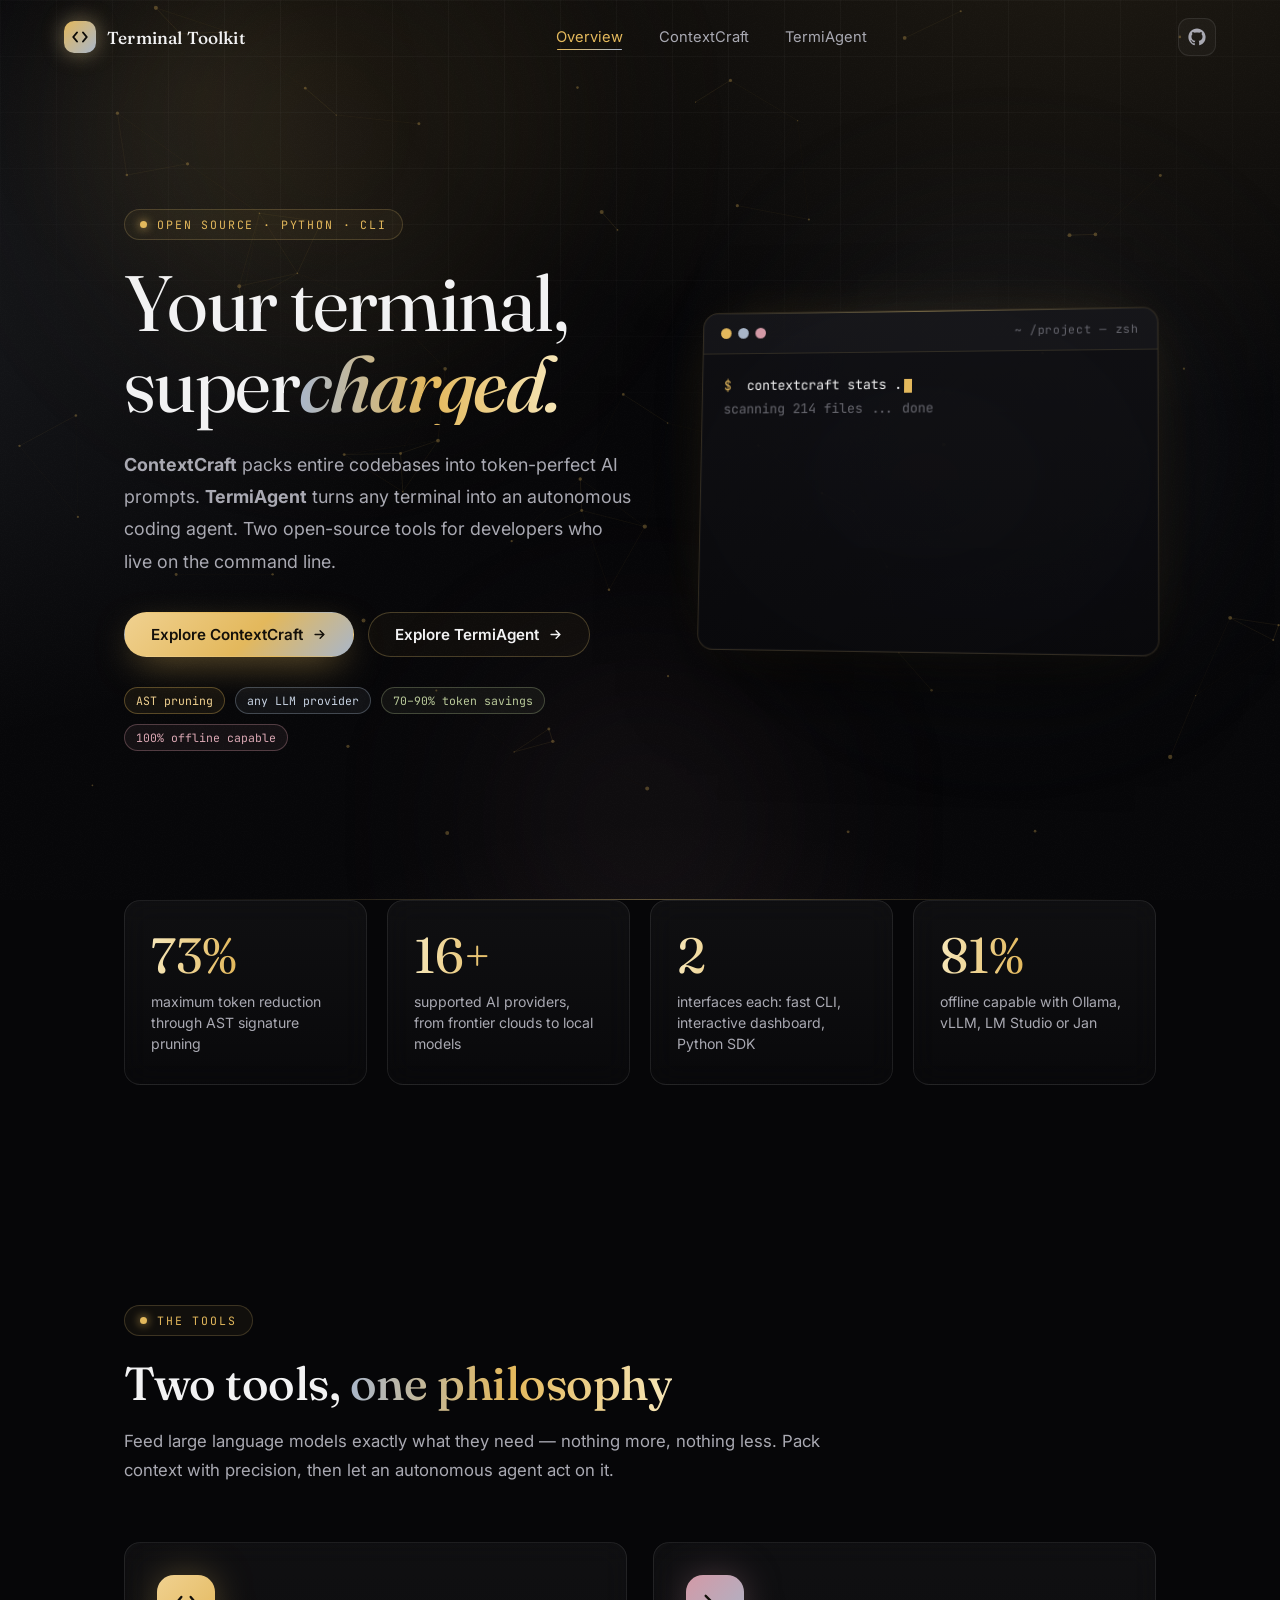
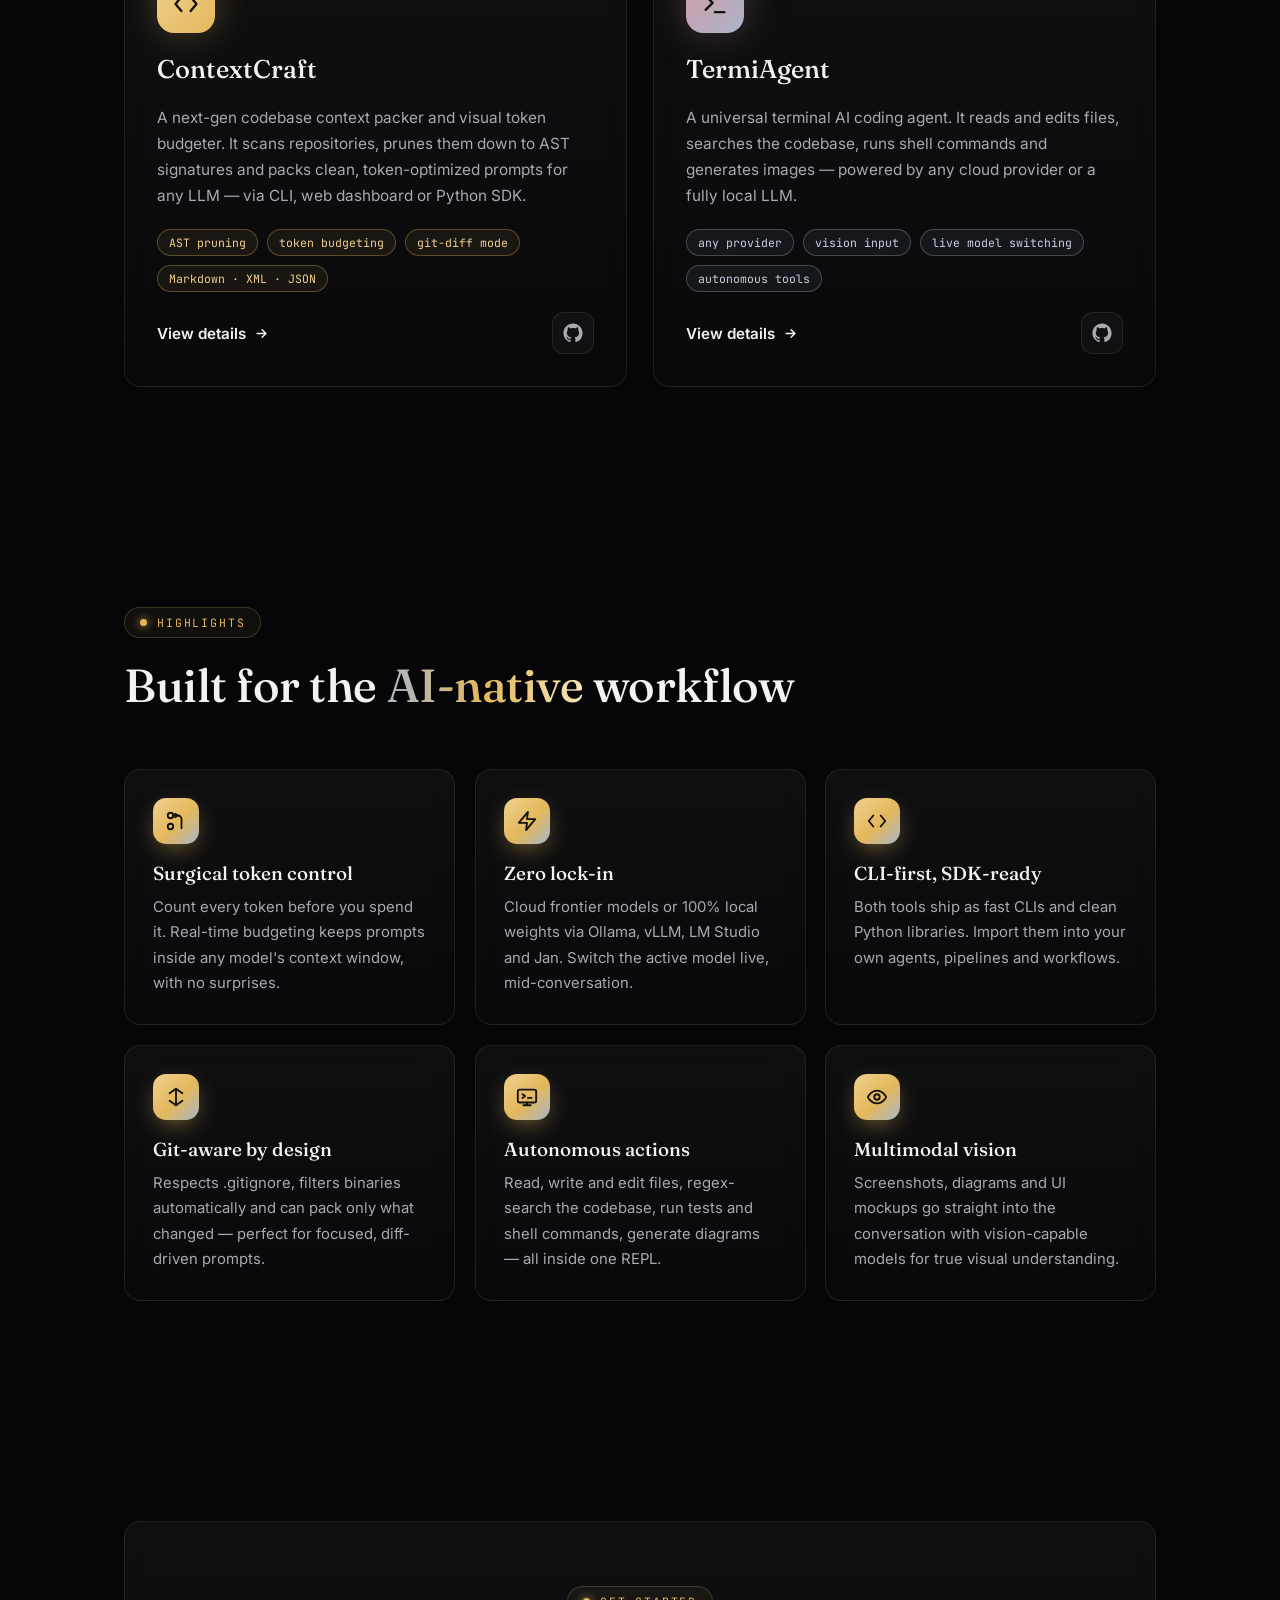
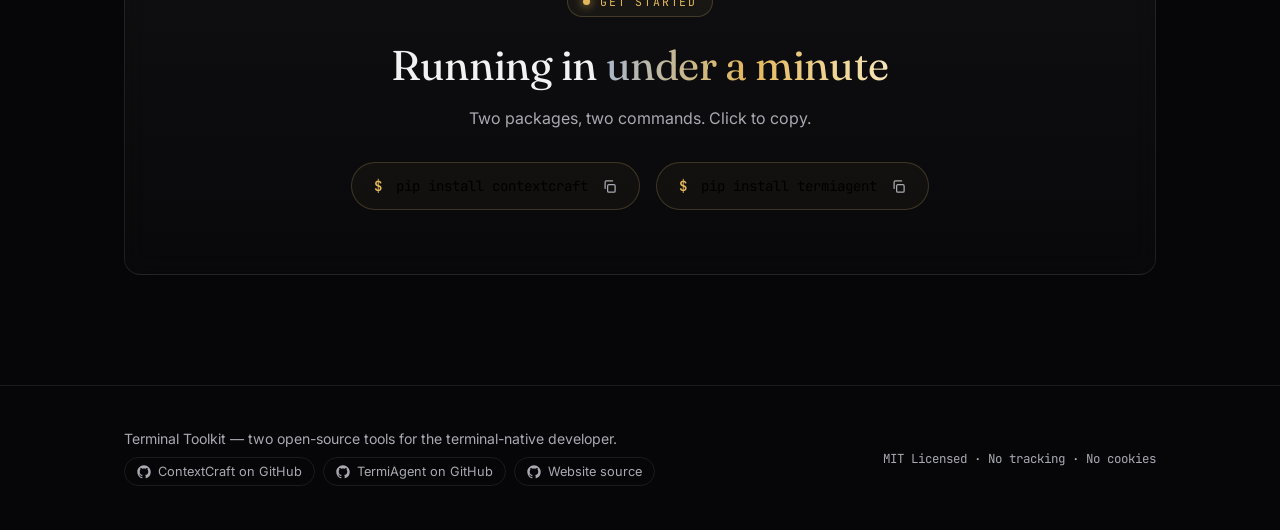
<file: index2.html>
<!DOCTYPE html>
<html lang="en">
<head>
  <meta charset="UTF-8" />
  <meta name="viewport" content="width=device-width, initial-scale=1.0, viewport-fit=cover" />
  <title>Terminal Toolkit — ContextCraft × TermiAgent</title>
  <meta name="description" content="Two open-source tools for the AI-native terminal: a token-perfect codebase context packer and a universal terminal AI coding agent." />
  <link rel="icon" href="data:image/svg+xml,%3Csvg xmlns='http://www.w3.org/2000/svg' viewBox='0 0 32 32'%3E%3Cdefs%3E%3ClinearGradient id='g' x1='0' y1='0' x2='1' y2='1'%3E%3Cstop offset='0' stop-color='%23f0d190'/%3E%3Cstop offset='1' stop-color='%23c9824e'/%3E%3C/linearGradient%3E%3C/defs%3E%3Crect width='32' height='32' rx='8' fill='url(%23g)'/%3E%3Cpath d='M12 10l-6 6 6 6M20 10l6 6-6 6' stroke='white' stroke-width='2.4' fill='none' stroke-linecap='round' stroke-linejoin='round'/%3E%3C/svg%3E" />
  <link rel="preconnect" href="https://fonts.googleapis.com" />
  <link rel="preconnect" href="https://fonts.gstatic.com" crossorigin />
  <link href="https://fonts.googleapis.com/css2?family=Fraunces:ital,opsz,wght@0,9..144,400;0,9..144,500;0,9..144,600;1,9..144,400;1,9..144,500&family=Inter:wght@400;500;600&family=JetBrains+Mono:wght@400;500;600&display=swap" rel="stylesheet" />
  <link rel="stylesheet" href="css/style2.css" />
</head>
<body data-accent="home">

  <div class="bg" aria-hidden="true">
    <div class="orb o1" data-speed="0.06"></div>
    <div class="orb o2" data-speed="0.10"></div>
    <div class="orb o3" data-speed="0.04"></div>
    <div class="grid"></div>
  </div>

  <div class="progress" aria-hidden="true"></div>
  <div class="cursor-glow" aria-hidden="true"></div>

  <header class="nav">
    <a class="brand" href="index2.html">
      <span class="logo">
        <svg width="18" height="18" viewBox="0 0 24 24" fill="none" stroke="#0c0a07" stroke-width="2.6" stroke-linecap="round" stroke-linejoin="round"><path d="M8 6l-5 6 5 6"/><path d="M16 6l5 6-5 6"/></svg>
      </span>
      Terminal Toolkit
    </a>
    <nav class="nav-links" aria-label="Main">
      <a href="index2.html">Overview</a>
      <a href="contextcraft2.html">ContextCraft</a>
      <a href="termiagent2.html">TermiAgent</a>
    </nav>
    <a class="nav-gh" href="https://github.com/Jonny-IT1/jonny-it1.github.io" target="_blank" rel="noopener" aria-label="Website source on GitHub">
      <svg width="18" height="18" viewBox="0 0 24 24" fill="currentColor" aria-hidden="true"><path d="M12 .5C5.65.5.5 5.65.5 12c0 5.08 3.29 9.39 7.86 10.91.58.11.79-.25.79-.56 0-.27-.01-1.17-.02-2.12-3.2.7-3.88-1.36-3.88-1.36-.52-1.33-1.28-1.68-1.28-1.68-1.04-.71.08-.7.08-.7 1.15.08 1.76 1.19 1.76 1.19 1.03 1.75 2.69 1.25 3.34.95.1-.74.4-1.25.72-1.54-2.55-.29-5.24-1.28-5.24-5.68 0-1.26.45-2.28 1.19-3.09-.12-.29-.52-1.46.11-3.05 0 0 .97-.31 3.18 1.18.92-.26 1.9-.38 2.88-.39.98.01 1.96.13 2.88.39 2.2-1.49 3.17-1.18 3.17-1.18.63 1.59.23 2.76.12 3.05.74.81 1.18 1.83 1.18 3.09 0 4.41-2.69 5.38-5.25 5.66.41.35.77 1.05.77 2.12 0 1.53-.01 2.76-.01 3.14 0 .3.2.67.8.55A11.52 11.52 0 0 0 23.5 12C23.5 5.65 18.35.5 12 .5z"/></svg>
    </a>
    <button class="nav-toggle" aria-label="Menu" aria-expanded="false" type="button">
      <span></span><span></span><span></span>
    </button>
  </header>

  <main>
    <!-- ============ HERO ============ -->
    <section class="hero">
      <canvas class="net" aria-hidden="true"></canvas>
      <div class="wrap hero-grid">
        <div>
          <span class="eyebrow fade" style="--d:.05s">Open Source &middot; Python &middot; CLI</span>
          <h1 class="hero-title">
            <span class="word" style="animation-delay:.05s">Your</span>
            <span class="word" style="animation-delay:.12s">terminal,</span><br />
            <span class="word" style="animation-delay:.19s">super</span><span class="word grad-text it" style="animation-delay:.26s">charged.</span>
          </h1>
          <p class="hero-sub fade" style="--d:.45s">
            <strong>ContextCraft</strong> packs entire codebases into token-perfect AI prompts.
            <strong>TermiAgent</strong> turns any terminal into an autonomous coding agent.
            Two open-source tools for developers who live on the command line.
          </p>
          <div class="hero-cta fade" style="--d:.58s">
            <a class="btn btn-primary" href="contextcraft2.html">
              Explore ContextCraft
              <svg class="arrow" width="15" height="15" viewBox="0 0 24 24" fill="none" stroke="currentColor" stroke-width="2.4" stroke-linecap="round" stroke-linejoin="round"><path d="M5 12h14M13 6l6 6-6 6"/></svg>
            </a>
            <a class="btn btn-ghost" href="termiagent2.html">
              Explore TermiAgent
              <svg class="arrow" width="15" height="15" viewBox="0 0 24 24" fill="none" stroke="currentColor" stroke-width="2.4" stroke-linecap="round" stroke-linejoin="round"><path d="M5 12h14M13 6l6 6-6 6"/></svg>
            </a>
          </div>
          <div class="hero-meta">
            <span class="chip c1">AST pruning</span>
            <span class="chip c3">any LLM provider</span>
            <span class="chip c2">70–90% token savings</span>
            <span class="chip c4">100% offline capable</span>
          </div>
        </div>
        <div class="hero-visual fade" style="--d:.65s">
          <div class="glow" aria-hidden="true"></div>
          <div class="term">
            <div class="term-head">
              <div class="dots"><span></span><span></span><span></span></div>
              <span class="term-title">~ /project — zsh</span>
            </div>
            <div class="term-body" data-term="home"></div>
          </div>
        </div>
      </div>
    </section>

    <!-- ============ STATS ============ -->
    <section style="padding-top:0">
      <div class="wrap">
        <div class="stats stagger">
          <div class="stat glass">
            <div class="num" data-counter="90" data-suffix="%">0%</div>
            <div class="lbl">maximum token reduction through AST signature pruning</div>
          </div>
          <div class="stat glass">
            <div class="num" data-counter="20" data-suffix="+">0</div>
            <div class="lbl">supported AI providers, from frontier clouds to local models</div>
          </div>
          <div class="stat glass">
            <div class="num" data-counter="3">0</div>
            <div class="lbl">interfaces each: fast CLI, interactive dashboard, Python SDK</div>
          </div>
          <div class="stat glass">
            <div class="num" data-counter="100" data-suffix="%">0%</div>
            <div class="lbl">offline capable with Ollama, vLLM, LM Studio or Jan</div>
          </div>
        </div>
      </div>
    </section>

    <!-- ============ TWO PROJECTS ============ -->
    <section>
      <div class="wrap">
        <div class="section-head reveal">
          <span class="eyebrow">The Tools</span>
          <h2 class="section-title">Two tools, <span class="grad-text">one philosophy</span></h2>
          <p class="section-sub">
            Feed large language models exactly what they need — nothing more, nothing less.
            Pack context with precision, then let an autonomous agent act on it.
          </p>
        </div>

        <div class="proj-grid stagger">
          <article class="proj-card glass" data-tilt>
            <div class="icon-big cc-theme">
              <svg width="28" height="28" viewBox="0 0 24 24" fill="none" stroke="currentColor" stroke-width="2" stroke-linecap="round" stroke-linejoin="round"><path d="M8 6l-5 6 5 6"/><path d="M16 6l5 6-5 6"/></svg>
            </div>
            <h3>ContextCraft</h3>
            <p class="tagline">
              A next-gen codebase context packer and visual token budgeter. It scans repositories,
              prunes them down to AST signatures and packs clean, token-optimized prompts for any LLM —
              via CLI, web dashboard or Python SDK.
            </p>
            <div class="chips">
              <span class="chip c1">AST pruning</span>
              <span class="chip c1">token budgeting</span>
              <span class="chip c1">git-diff mode</span>
              <span class="chip c1">Markdown · XML · JSON</span>
            </div>
            <div class="proj-actions">
              <a class="proj-link" href="contextcraft2.html">
                View details
                <svg width="15" height="15" viewBox="0 0 24 24" fill="none" stroke="currentColor" stroke-width="2.4" stroke-linecap="round" stroke-linejoin="round"><path d="M5 12h14M13 6l6 6-6 6"/></svg>
              </a>
              <a class="gh-btn" href="https://github.com/Jonny-IT1/contextcraft" target="_blank" rel="noopener" aria-label="ContextCraft on GitHub">
                <svg width="20" height="20" viewBox="0 0 24 24" fill="currentColor" aria-hidden="true"><path d="M12 .5C5.65.5.5 5.65.5 12c0 5.08 3.29 9.39 7.86 10.91.58.11.79-.25.79-.56 0-.27-.01-1.17-.02-2.12-3.2.7-3.88-1.36-3.88-1.36-.52-1.33-1.28-1.68-1.28-1.68-1.04-.71.08-.7.08-.7 1.15.08 1.76 1.19 1.76 1.19 1.03 1.75 2.69 1.25 3.34.95.1-.74.4-1.25.72-1.54-2.55-.29-5.24-1.28-5.24-5.68 0-1.26.45-2.28 1.19-3.09-.12-.29-.52-1.46.11-3.05 0 0 .97-.31 3.18 1.18.92-.26 1.9-.38 2.88-.39.98.01 1.96.13 2.88.39 2.2-1.49 3.17-1.18 3.17-1.18.63 1.59.23 2.76.12 3.05.74.81 1.18 1.83 1.18 3.09 0 4.41-2.69 5.38-5.25 5.66.41.35.77 1.05.77 2.12 0 1.53-.01 2.76-.01 3.14 0 .3.2.67.8.55A11.52 11.52 0 0 0 23.5 12C23.5 5.65 18.35.5 12 .5z"/></svg>
              </a>
            </div>
          </article>

          <article class="proj-card glass" data-tilt>
            <div class="icon-big ta-theme">
              <svg width="28" height="28" viewBox="0 0 24 24" fill="none" stroke="currentColor" stroke-width="2" stroke-linecap="round" stroke-linejoin="round"><path d="M4 17l6-6-6-6"/><path d="M12 19h8"/></svg>
            </div>
            <h3>TermiAgent</h3>
            <p class="tagline">
              A universal terminal AI coding agent. It reads and edits files, searches the codebase,
              runs shell commands and generates images — powered by any cloud provider or a fully local LLM.
            </p>
            <div class="chips">
              <span class="chip c3">any provider</span>
              <span class="chip c3">vision input</span>
              <span class="chip c3">live model switching</span>
              <span class="chip c3">autonomous tools</span>
            </div>
            <div class="proj-actions">
              <a class="proj-link" href="termiagent2.html">
                View details
                <svg width="15" height="15" viewBox="0 0 24 24" fill="none" stroke="currentColor" stroke-width="2.4" stroke-linecap="round" stroke-linejoin="round"><path d="M5 12h14M13 6l6 6-6 6"/></svg>
              </a>
              <a class="gh-btn" href="https://github.com/Jonny-IT1/termiagent" target="_blank" rel="noopener" aria-label="TermiAgent on GitHub">
                <svg width="20" height="20" viewBox="0 0 24 24" fill="currentColor" aria-hidden="true"><path d="M12 .5C5.65.5.5 5.65.5 12c0 5.08 3.29 9.39 7.86 10.91.58.11.79-.25.79-.56 0-.27-.01-1.17-.02-2.12-3.2.7-3.88-1.36-3.88-1.36-.52-1.33-1.28-1.68-1.28-1.68-1.04-.71.08-.7.08-.7 1.15.08 1.76 1.19 1.76 1.19 1.03 1.75 2.69 1.25 3.34.95.1-.74.4-1.25.72-1.54-2.55-.29-5.24-1.28-5.24-5.68 0-1.26.45-2.28 1.19-3.09-.12-.29-.52-1.46.11-3.05 0 0 .97-.31 3.18 1.18.92-.26 1.9-.38 2.88-.39.98.01 1.96.13 2.88.39 2.2-1.49 3.17-1.18 3.17-1.18.63 1.59.23 2.76.12 3.05.74.81 1.18 1.83 1.18 3.09 0 4.41-2.69 5.38-5.25 5.66.41.35.77 1.05.77 2.12 0 1.53-.01 2.76-.01 3.14 0 .3.2.67.8.55A11.52 11.52 0 0 0 23.5 12C23.5 5.65 18.35.5 12 .5z"/></svg>
              </a>
            </div>
          </article>
        </div>
      </div>
    </section>

    <!-- ============ FEATURE HIGHLIGHTS ============ -->
    <section>
      <div class="wrap">
        <div class="section-head reveal">
          <span class="eyebrow">Highlights</span>
          <h2 class="section-title">Built for the <span class="grad-text">AI-native</span> workflow</h2>
        </div>
        <div class="grid-cards stagger">
          <div class="card glass">
            <div class="card-icon">
              <svg width="22" height="22" viewBox="0 0 24 24" fill="none" stroke="currentColor" stroke-width="2" stroke-linecap="round" stroke-linejoin="round"><circle cx="6" cy="6" r="3"/><circle cx="6" cy="18" r="3"/><path d="M18 20V10a4 4 0 0 0-4-4h-5"/><path d="M11 4l3 2-3 2"/></svg>
            </div>
            <h3>Surgical token control</h3>
            <p>Count every token before you spend it. Real-time budgeting keeps prompts inside any model's context window, with no surprises.</p>
          </div>
          <div class="card glass">
            <div class="card-icon">
              <svg width="22" height="22" viewBox="0 0 24 24" fill="none" stroke="currentColor" stroke-width="2" stroke-linecap="round" stroke-linejoin="round"><path d="M13 2L3 14h9l-1 8 10-12h-9l1-8z"/></svg>
            </div>
            <h3>Zero lock-in</h3>
            <p>Cloud frontier models or 100% local weights via Ollama, vLLM, LM Studio and Jan. Switch the active model live, mid-conversation.</p>
          </div>
          <div class="card glass">
            <div class="card-icon">
              <svg width="22" height="22" viewBox="0 0 24 24" fill="none" stroke="currentColor" stroke-width="2" stroke-linecap="round" stroke-linejoin="round"><path d="M8 6l-5 6 5 6"/><path d="M16 6l5 6-5 6"/></svg>
            </div>
            <h3>CLI-first, SDK-ready</h3>
            <p>Both tools ship as fast CLIs and clean Python libraries. Import them into your own agents, pipelines and workflows.</p>
          </div>
          <div class="card glass">
            <div class="card-icon">
              <svg width="22" height="22" viewBox="0 0 24 24" fill="none" stroke="currentColor" stroke-width="2" stroke-linecap="round" stroke-linejoin="round"><path d="M12 3v18"/><path d="M5 8l7-5 7 5"/><path d="M5 16l7 5 7-5"/></svg>
            </div>
            <h3>Git-aware by design</h3>
            <p>Respects .gitignore, filters binaries automatically and can pack only what changed — perfect for focused, diff-driven prompts.</p>
          </div>
          <div class="card glass">
            <div class="card-icon">
              <svg width="22" height="22" viewBox="0 0 24 24" fill="none" stroke="currentColor" stroke-width="2" stroke-linecap="round" stroke-linejoin="round"><rect x="2" y="4" width="20" height="14" rx="2"/><path d="M8 21h8M12 18v3"/><path d="M7 9l3 2-3 2M13 13h4"/></svg>
            </div>
            <h3>Autonomous actions</h3>
            <p>Read, write and edit files, regex-search the codebase, run tests and shell commands, generate diagrams — all inside one REPL.</p>
          </div>
          <div class="card glass">
            <div class="card-icon">
              <svg width="22" height="22" viewBox="0 0 24 24" fill="none" stroke="currentColor" stroke-width="2" stroke-linecap="round" stroke-linejoin="round"><path d="M2 12s3-7 10-7 10 7 10 7-3 7-10 7-10-7-10-7z"/><circle cx="12" cy="12" r="3"/></svg>
            </div>
            <h3>Multimodal vision</h3>
            <p>Screenshots, diagrams and UI mockups go straight into the conversation with vision-capable models for true visual understanding.</p>
          </div>
        </div>
      </div>
    </section>

    <!-- ============ INSTALL ============ -->
    <section>
      <div class="wrap">
        <div class="cta-box glass reveal">
          <span class="eyebrow">Get started</span>
          <h2>Running in <span class="grad-text">under a minute</span></h2>
          <p>Two packages, two commands. Click to copy.</p>
          <div class="cmd-row" style="justify-content:center">
            <button class="cmd-pill" type="button" data-copy="pip install contextcraft">
              <span class="dollar">$</span> pip install contextcraft
              <svg class="copy-mini" width="15" height="15" viewBox="0 0 24 24" fill="none" stroke="currentColor" stroke-width="2" stroke-linecap="round" stroke-linejoin="round"><rect x="9" y="9" width="12" height="12" rx="2"/><path d="M5 15V5a2 2 0 0 1 2-2h10"/></svg>
            </button>
            <button class="cmd-pill" type="button" data-copy="pip install termiagent">
              <span class="dollar">$</span> pip install termiagent
              <svg class="copy-mini" width="15" height="15" viewBox="0 0 24 24" fill="none" stroke="currentColor" stroke-width="2" stroke-linecap="round" stroke-linejoin="round"><rect x="9" y="9" width="12" height="12" rx="2"/><path d="M5 15V5a2 2 0 0 1 2-2h10"/></svg>
            </button>
          </div>
        </div>
      </div>
    </section>
  </main>

  <footer>
    <div class="wrap footer-inner">
      <div>
        <span>Terminal Toolkit — two open-source tools for the terminal-native developer.</span>
        <div class="foot-links">
          <a href="https://github.com/Jonny-IT1/contextcraft" target="_blank" rel="noopener">
            <svg width="14" height="14" viewBox="0 0 24 24" fill="currentColor" aria-hidden="true"><path d="M12 .5C5.65.5.5 5.65.5 12c0 5.08 3.29 9.39 7.86 10.91.58.11.79-.25.79-.56 0-.27-.01-1.17-.02-2.12-3.2.7-3.88-1.36-3.88-1.36-.52-1.33-1.28-1.68-1.28-1.68-1.04-.71.08-.7.08-.7 1.15.08 1.76 1.19 1.76 1.19 1.03 1.75 2.69 1.25 3.34.95.1-.74.4-1.25.72-1.54-2.55-.29-5.24-1.28-5.24-5.68 0-1.26.45-2.28 1.19-3.09-.12-.29-.52-1.46.11-3.05 0 0 .97-.31 3.18 1.18.92-.26 1.9-.38 2.88-.39.98.01 1.96.13 2.88.39 2.2-1.49 3.17-1.18 3.17-1.18.63 1.59.23 2.76.12 3.05.74.81 1.18 1.83 1.18 3.09 0 4.41-2.69 5.38-5.25 5.66.41.35.77 1.05.77 2.12 0 1.53-.01 2.76-.01 3.14 0 .3.2.67.8.55A11.52 11.52 0 0 0 23.5 12C23.5 5.65 18.35.5 12 .5z"/></svg>
            ContextCraft on GitHub
          </a>
          <a href="https://github.com/Jonny-IT1/termiagent" target="_blank" rel="noopener">
            <svg width="14" height="14" viewBox="0 0 24 24" fill="currentColor" aria-hidden="true"><path d="M12 .5C5.65.5.5 5.65.5 12c0 5.08 3.29 9.39 7.86 10.91.58.11.79-.25.79-.56 0-.27-.01-1.17-.02-2.12-3.2.7-3.88-1.36-3.88-1.36-.52-1.33-1.28-1.68-1.28-1.68-1.04-.71.08-.7.08-.7 1.15.08 1.76 1.19 1.76 1.19 1.03 1.75 2.69 1.25 3.34.95.1-.74.4-1.25.72-1.54-2.55-.29-5.24-1.28-5.24-5.68 0-1.26.45-2.28 1.19-3.09-.12-.29-.52-1.46.11-3.05 0 0 .97-.31 3.18 1.18.92-.26 1.9-.38 2.88-.39.98.01 1.96.13 2.88.39 2.2-1.49 3.17-1.18 3.17-1.18.63 1.59.23 2.76.12 3.05.74.81 1.18 1.83 1.18 3.09 0 4.41-2.69 5.38-5.25 5.66.41.35.77 1.05.77 2.12 0 1.53-.01 2.76-.01 3.14 0 .3.2.67.8.55A11.52 11.52 0 0 0 23.5 12C23.5 5.65 18.35.5 12 .5z"/></svg>
            TermiAgent on GitHub
          </a>
          <a href="https://github.com/Jonny-IT1/jonny-it1.github.io" target="_blank" rel="noopener">
            <svg width="14" height="14" viewBox="0 0 24 24" fill="currentColor" aria-hidden="true"><path d="M12 .5C5.65.5.5 5.65.5 12c0 5.08 3.29 9.39 7.86 10.91.58.11.79-.25.79-.56 0-.27-.01-1.17-.02-2.12-3.2.7-3.88-1.36-3.88-1.36-.52-1.33-1.28-1.68-1.28-1.68-1.04-.71.08-.7.08-.7 1.15.08 1.76 1.19 1.76 1.19 1.03 1.75 2.69 1.25 3.34.95.1-.74.4-1.25.72-1.54-2.55-.29-5.24-1.28-5.24-5.68 0-1.26.45-2.28 1.19-3.09-.12-.29-.52-1.46.11-3.05 0 0 .97-.31 3.18 1.18.92-.26 1.9-.38 2.88-.39.98.01 1.96.13 2.88.39 2.2-1.49 3.17-1.18 3.17-1.18.63 1.59.23 2.76.12 3.05.74.81 1.18 1.83 1.18 3.09 0 4.41-2.69 5.38-5.25 5.66.41.35.77 1.05.77 2.12 0 1.53-.01 2.76-.01 3.14 0 .3.2.67.8.55A11.52 11.52 0 0 0 23.5 12C23.5 5.65 18.35.5 12 .5z"/></svg>
            Website source
          </a>
        </div>
      </div>
      <span class="mono">MIT Licensed &middot; No tracking &middot; No cookies</span>
    </div>
  </footer>

  <button class="top-btn" type="button" aria-label="Back to top">
    <svg width="18" height="18" viewBox="0 0 24 24" fill="none" stroke="currentColor" stroke-width="2.2" stroke-linecap="round" stroke-linejoin="round"><path d="M12 19V5M5 12l7-7 7 7"/></svg>
  </button>

  <script src="js/main2.js"></script>
</body>
</html>
</file>
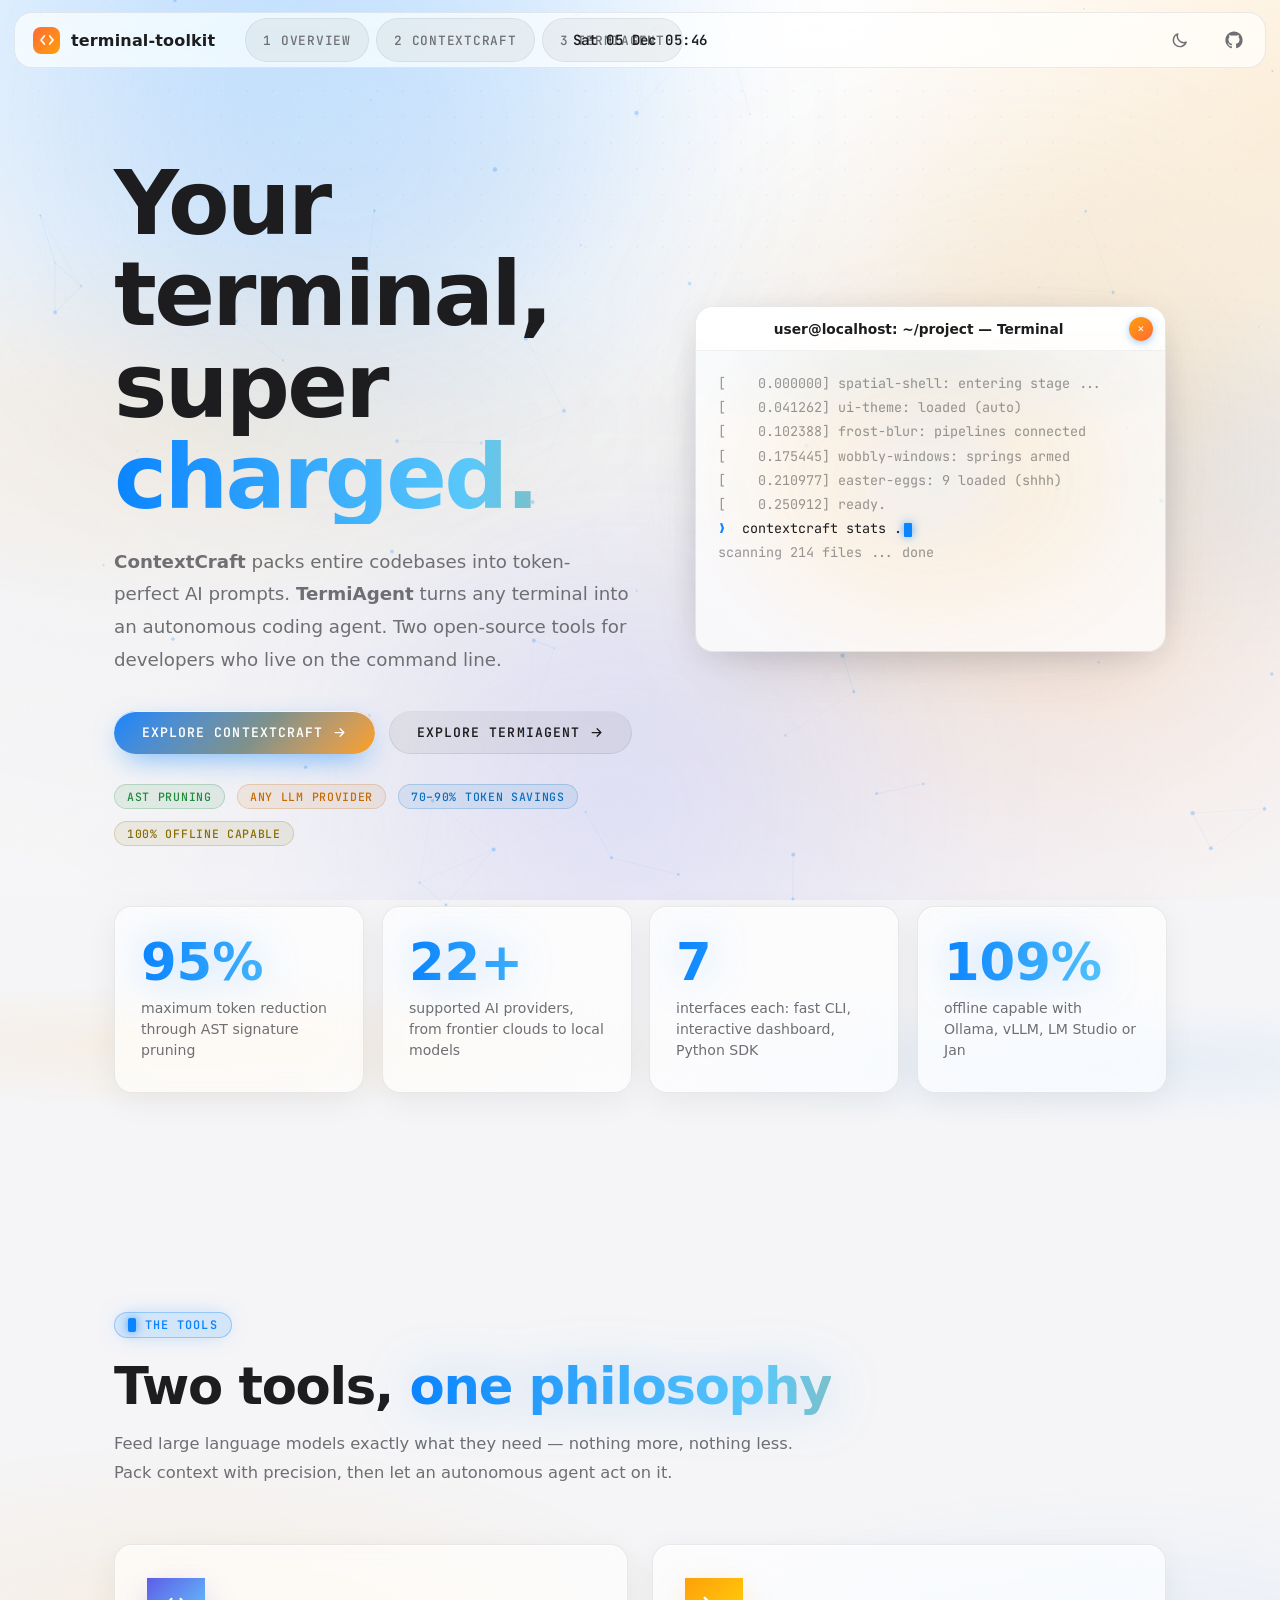
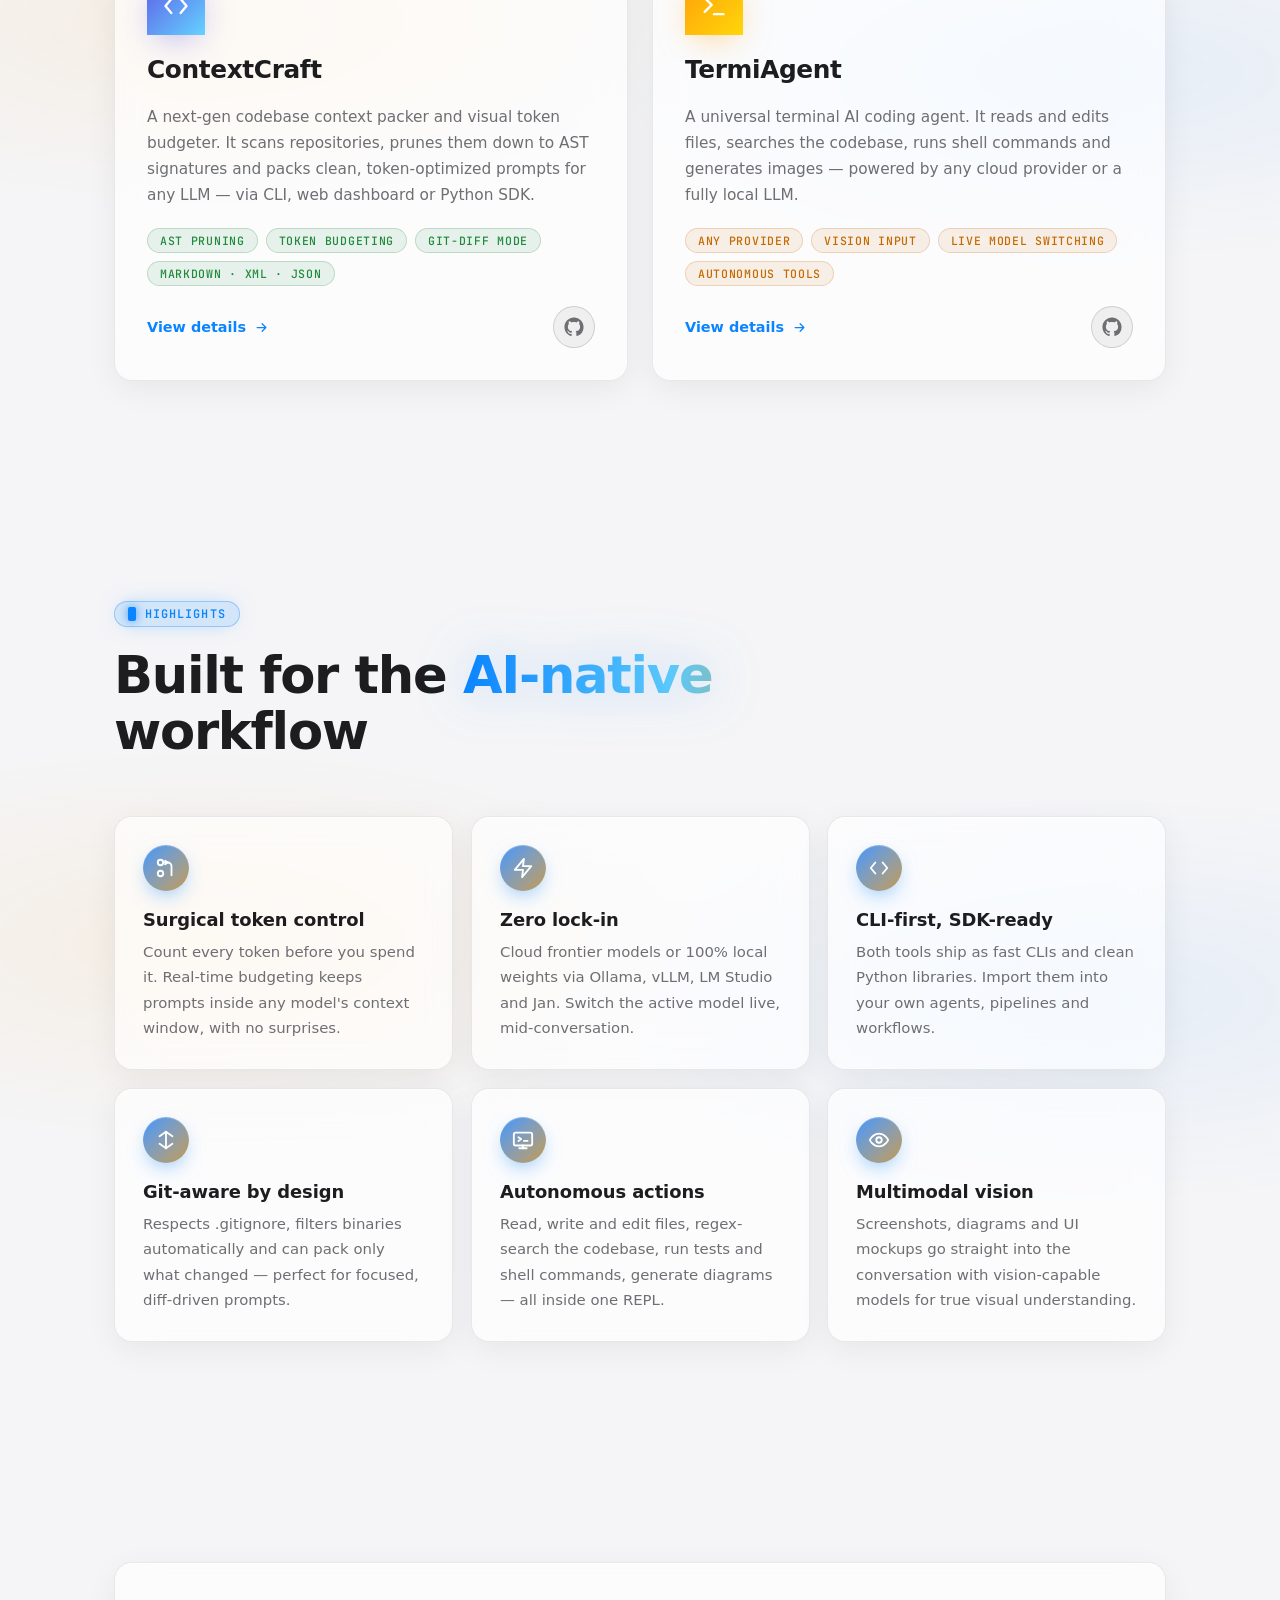
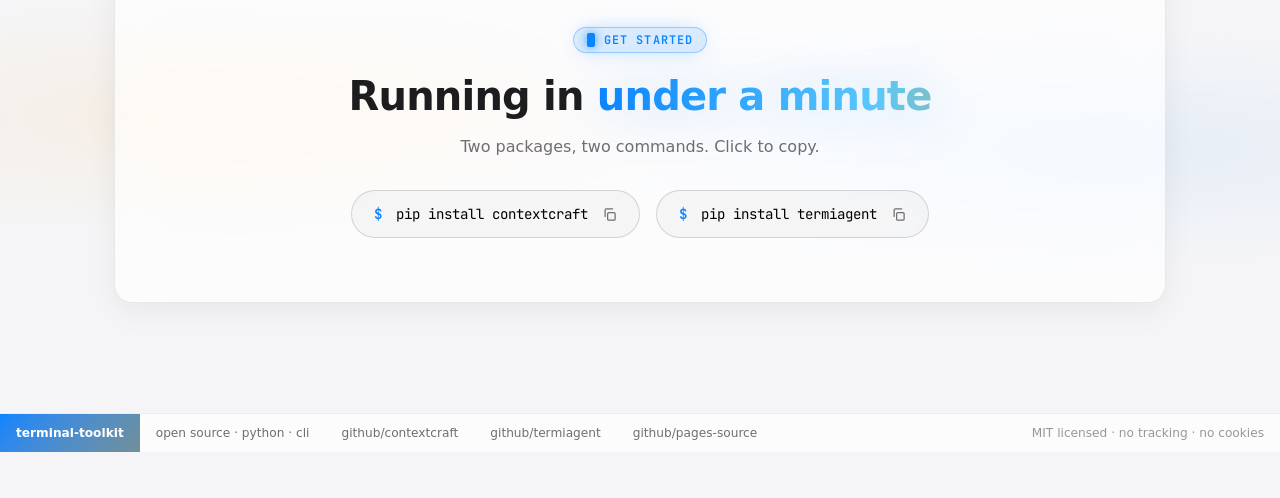
<file: index3.html>
<!DOCTYPE html>
<html lang="en">
<head>
  <meta charset="UTF-8" />
  <meta name="viewport" content="width=device-width, initial-scale=1.0, viewport-fit=cover" />
  <title>Terminal Toolkit — ContextCraft × TermiAgent</title>
  <meta name="description" content="Two open-source tools for the AI-native terminal: a token-perfect codebase context packer and a universal terminal AI coding agent." />
  <link rel="icon" href="data:image/svg+xml,%3Csvg xmlns='http://www.w3.org/2000/svg' viewBox='0 0 32 32'%3E%3Cdefs%3E%3ClinearGradient id='g' x1='0' y1='0' x2='1' y2='1'%3E%3Cstop offset='0' stop-color='%23E95420'/%3E%3Cstop offset='1' stop-color='%23a56de2'/%3E%3C/linearGradient%3E%3C/defs%3E%3Crect width='32' height='32' rx='8' fill='url(%23g)'/%3E%3Cpath d='M12 10l-6 6 6 6M20 10l6 6-6 6' stroke='white' stroke-width='2.4' fill='none' stroke-linecap='round' stroke-linejoin='round'/%3E%3C/svg%3E" />
  <link rel="preconnect" href="https://fonts.googleapis.com" />
  <link rel="preconnect" href="https://fonts.gstatic.com" crossorigin />
  <link href="https://fonts.googleapis.com/css2?family=Ubuntu:wght@400;500;700&family=JetBrains+Mono:wght@400;500;700&display=swap" rel="stylesheet" />
  <link rel="stylesheet" href="css/style3.css" />
</head>
<body data-accent="home">

  <div class="bg" aria-hidden="true">
    <div class="orb o1" data-speed="0.06"></div>
    <div class="orb o2" data-speed="0.10"></div>
    <div class="orb o3" data-speed="0.04"></div>
    <div class="grid"></div>
  </div>

  <div class="progress" aria-hidden="true"></div>
  <div class="cursor-glow" aria-hidden="true"></div>

  <header class="nav">
    <div class="wm-left">
      <a class="brand" href="index.html">
        <span class="logo">
          <svg width="16" height="16" viewBox="0 0 24 24" fill="none" stroke="currentColor" stroke-width="2.6" stroke-linecap="round" stroke-linejoin="round"><path d="M8 6l-5 6 5 6"/><path d="M16 6l5 6-5 6"/></svg>
        </span>
        terminal-toolkit
      </a>
      <nav class="nav-links" aria-label="Main">
        <a href="index.html">1 Overview</a>
        <a href="contextcraft3.html">2 ContextCraft</a>
        <a href="termiagent3.html">3 TermiAgent</a>
      </nav>
    </div>
    <div class="wm-clock"><span class="clock" id="clock">--:--</span></div>
    <div class="wm-right">
    <a class="nav-gh" href="https://github.com/Jonny-IT1/jonny-it1.github.io" target="_blank" rel="noopener" aria-label="Website source on GitHub">
      <svg width="18" height="18" viewBox="0 0 24 24" fill="currentColor" aria-hidden="true"><path d="M12 .5C5.65.5.5 5.65.5 12c0 5.08 3.29 9.39 7.86 10.91.58.11.79-.25.79-.56 0-.27-.01-1.17-.02-2.12-3.2.7-3.88-1.36-3.88-1.36-.52-1.33-1.28-1.68-1.28-1.68-1.04-.71.08-.7.08-.7 1.15.08 1.76 1.19 1.76 1.19 1.03 1.75 2.69 1.25 3.34.95.1-.74.4-1.25.72-1.54-2.55-.29-5.24-1.28-5.24-5.68 0-1.26.45-2.28 1.19-3.09-.12-.29-.52-1.46.11-3.05 0 0 .97-.31 3.18 1.18.92-.26 1.9-.38 2.88-.39.98.01 1.96.13 2.88.39 2.2-1.49 3.17-1.18 3.17-1.18.63 1.59.23 2.76.12 3.05.74.81 1.18 1.83 1.18 3.09 0 4.41-2.69 5.38-5.25 5.66.41.35.77 1.05.77 2.12 0 1.53-.01 2.76-.01 3.14 0 .3.2.67.8.55A11.52 11.52 0 0 0 23.5 12C23.5 5.65 18.35.5 12 .5z"/></svg>
    </a>
    <button class="nav-toggle" aria-label="Menu" aria-expanded="false" type="button">
      <span></span><span></span><span></span>
    </button>
    </div>
  </header>

  <main>
    <!-- ============ HERO ============ -->
    <section class="hero">
      <canvas class="net" aria-hidden="true"></canvas>
      <div class="wrap hero-grid">
        <div>
          <span class="eyebrow fade" style="--d:.05s">Open Source &middot; Python &middot; CLI</span>
          <h1 class="hero-title">
            <span class="word" style="animation-delay:.05s">Your</span>
            <span class="word" style="animation-delay:.12s">terminal,</span><br />
            <span class="word" style="animation-delay:.19s">super</span><span class="word grad-text" style="animation-delay:.26s">charged.</span>
          </h1>
          <p class="hero-sub fade" style="--d:.45s">
            <strong>ContextCraft</strong> packs entire codebases into token-perfect AI prompts.
            <strong>TermiAgent</strong> turns any terminal into an autonomous coding agent.
            Two open-source tools for developers who live on the command line.
          </p>
          <div class="hero-cta fade" style="--d:.58s">
            <a class="btn btn-primary" href="contextcraft3.html">
              Explore ContextCraft
              <svg class="arrow" width="15" height="15" viewBox="0 0 24 24" fill="none" stroke="currentColor" stroke-width="2" stroke-linecap="round" stroke-linejoin="round"><path d="M5 12h14M13 6l6 6-6 6"/></svg>
            </a>
            <a class="btn btn-ghost" href="termiagent3.html">
              Explore TermiAgent
              <svg class="arrow" width="15" height="15" viewBox="0 0 24 24" fill="none" stroke="currentColor" stroke-width="2" stroke-linecap="round" stroke-linejoin="round"><path d="M5 12h14M13 6l6 6-6 6"/></svg>
            </a>
          </div>
          <div class="hero-meta">
            <span class="chip c1">AST pruning</span>
            <span class="chip c3">any LLM provider</span>
            <span class="chip c2">70–90% token savings</span>
            <span class="chip c4">100% offline capable</span>
          </div>
        </div>
        <div class="hero-visual fade" style="--d:.65s">
          <div class="glow" aria-hidden="true"></div>
          <div class="term" data-wobble>
            <div class="term-head">
              <span class="term-title">user@localhost: ~/project &mdash; Terminal</span>
              <span class="term-actions"><button class="csd-close" type="button" aria-label="Close terminal" title="Close terminal">&#215;</button></span>
            </div>
            <div class="term-body" data-term="home"></div>
          </div>
        </div>
      </div>
    </section>

    <!-- ============ STATS ============ -->
    <section style="padding-top:0">
      <div class="wrap">
        <div class="stats stagger">
          <div class="stat glass">
            <div class="num" data-counter="90" data-suffix="%">0%</div>
            <div class="lbl">maximum token reduction through AST signature pruning</div>
          </div>
          <div class="stat glass">
            <div class="num" data-counter="20" data-suffix="+">0</div>
            <div class="lbl">supported AI providers, from frontier clouds to local models</div>
          </div>
          <div class="stat glass">
            <div class="num" data-counter="3">0</div>
            <div class="lbl">interfaces each: fast CLI, interactive dashboard, Python SDK</div>
          </div>
          <div class="stat glass">
            <div class="num" data-counter="100" data-suffix="%">0%</div>
            <div class="lbl">offline capable with Ollama, vLLM, LM Studio or Jan</div>
          </div>
        </div>
      </div>
    </section>

    <!-- ============ TWO PROJECTS ============ -->
    <section>
      <div class="wrap">
        <div class="section-head reveal">
          <span class="eyebrow">The Tools</span>
          <h2 class="section-title">Two tools, <span class="grad-text">one philosophy</span></h2>
          <p class="section-sub">
            Feed large language models exactly what they need — nothing more, nothing less.
            Pack context with precision, then let an autonomous agent act on it.
          </p>
        </div>

        <div class="proj-grid stagger">
          <article class="proj-card glass" data-tilt>
            <div class="icon-big cc-theme">
              <svg width="28" height="28" viewBox="0 0 24 24" fill="none" stroke="currentColor" stroke-width="2" stroke-linecap="round" stroke-linejoin="round"><path d="M8 6l-5 6 5 6"/><path d="M16 6l5 6-5 6"/></svg>
            </div>
            <h3>ContextCraft</h3>
            <p class="tagline">
              A next-gen codebase context packer and visual token budgeter. It scans repositories,
              prunes them down to AST signatures and packs clean, token-optimized prompts for any LLM —
              via CLI, web dashboard or Python SDK.
            </p>
            <div class="chips">
              <span class="chip c1">AST pruning</span>
              <span class="chip c1">token budgeting</span>
              <span class="chip c1">git-diff mode</span>
              <span class="chip c1">Markdown · XML · JSON</span>
            </div>
            <div class="proj-actions">
              <a class="proj-link" href="contextcraft3.html">
                View details
                <svg width="15" height="15" viewBox="0 0 24 24" fill="none" stroke="currentColor" stroke-width="2" stroke-linecap="round" stroke-linejoin="round"><path d="M5 12h14M13 6l6 6-6 6"/></svg>
              </a>
              <a class="gh-btn" href="https://github.com/Jonny-IT1/contextcraft" target="_blank" rel="noopener" aria-label="ContextCraft on GitHub">
                <svg width="20" height="20" viewBox="0 0 24 24" fill="currentColor" aria-hidden="true"><path d="M12 .5C5.65.5.5 5.65.5 12c0 5.08 3.29 9.39 7.86 10.91.58.11.79-.25.79-.56 0-.27-.01-1.17-.02-2.12-3.2.7-3.88-1.36-3.88-1.36-.52-1.33-1.28-1.68-1.28-1.68-1.04-.71.08-.7.08-.7 1.15.08 1.76 1.19 1.76 1.19 1.03 1.75 2.69 1.25 3.34.95.1-.74.4-1.25.72-1.54-2.55-.29-5.24-1.28-5.24-5.68 0-1.26.45-2.28 1.19-3.09-.12-.29-.52-1.46.11-3.05 0 0 .97-.31 3.18 1.18.92-.26 1.9-.38 2.88-.39.98.01 1.96.13 2.88.39 2.2-1.49 3.17-1.18 3.17-1.18.63 1.59.23 2.76.12 3.05.74.81 1.18 1.83 1.18 3.09 0 4.41-2.69 5.38-5.25 5.66.41.35.77 1.05.77 2.12 0 1.53-.01 2.76-.01 3.14 0 .3.2.67.8.55A11.52 11.52 0 0 0 23.5 12C23.5 5.65 18.35.5 12 .5z"/></svg>
              </a>
            </div>
          </article>

          <article class="proj-card glass" data-tilt>
            <div class="icon-big ta-theme">
              <svg width="28" height="28" viewBox="0 0 24 24" fill="none" stroke="currentColor" stroke-width="2" stroke-linecap="round" stroke-linejoin="round"><path d="M4 17l6-6-6-6"/><path d="M12 19h8"/></svg>
            </div>
            <h3>TermiAgent</h3>
            <p class="tagline">
              A universal terminal AI coding agent. It reads and edits files, searches the codebase,
              runs shell commands and generates images — powered by any cloud provider or a fully local LLM.
            </p>
            <div class="chips">
              <span class="chip c3">any provider</span>
              <span class="chip c3">vision input</span>
              <span class="chip c3">live model switching</span>
              <span class="chip c3">autonomous tools</span>
            </div>
            <div class="proj-actions">
              <a class="proj-link" href="termiagent3.html">
                View details
                <svg width="15" height="15" viewBox="0 0 24 24" fill="none" stroke="currentColor" stroke-width="2" stroke-linecap="round" stroke-linejoin="round"><path d="M5 12h14M13 6l6 6-6 6"/></svg>
              </a>
              <a class="gh-btn" href="https://github.com/Jonny-IT1/termiagent" target="_blank" rel="noopener" aria-label="TermiAgent on GitHub">
                <svg width="20" height="20" viewBox="0 0 24 24" fill="currentColor" aria-hidden="true"><path d="M12 .5C5.65.5.5 5.65.5 12c0 5.08 3.29 9.39 7.86 10.91.58.11.79-.25.79-.56 0-.27-.01-1.17-.02-2.12-3.2.7-3.88-1.36-3.88-1.36-.52-1.33-1.28-1.68-1.28-1.68-1.04-.71.08-.7.08-.7 1.15.08 1.76 1.19 1.76 1.19 1.03 1.75 2.69 1.25 3.34.95.1-.74.4-1.25.72-1.54-2.55-.29-5.24-1.28-5.24-5.68 0-1.26.45-2.28 1.19-3.09-.12-.29-.52-1.46.11-3.05 0 0 .97-.31 3.18 1.18.92-.26 1.9-.38 2.88-.39.98.01 1.96.13 2.88.39 2.2-1.49 3.17-1.18 3.17-1.18.63 1.59.23 2.76.12 3.05.74.81 1.18 1.83 1.18 3.09 0 4.41-2.69 5.38-5.25 5.66.41.35.77 1.05.77 2.12 0 1.53-.01 2.76-.01 3.14 0 .3.2.67.8.55A11.52 11.52 0 0 0 23.5 12C23.5 5.65 18.35.5 12 .5z"/></svg>
              </a>
            </div>
          </article>
        </div>
      </div>
    </section>

    <!-- ============ FEATURE HIGHLIGHTS ============ -->
    <section>
      <div class="wrap">
        <div class="section-head reveal">
          <span class="eyebrow">Highlights</span>
          <h2 class="section-title">Built for the <span class="grad-text">AI-native</span> workflow</h2>
        </div>
        <div class="grid-cards stagger">
          <div class="card glass">
            <div class="card-icon">
              <svg width="22" height="22" viewBox="0 0 24 24" fill="none" stroke="currentColor" stroke-width="2" stroke-linecap="round" stroke-linejoin="round"><circle cx="6" cy="6" r="3"/><circle cx="6" cy="18" r="3"/><path d="M18 20V10a4 4 0 0 0-4-4h-5"/><path d="M11 4l3 2-3 2"/></svg>
            </div>
            <h3>Surgical token control</h3>
            <p>Count every token before you spend it. Real-time budgeting keeps prompts inside any model's context window, with no surprises.</p>
          </div>
          <div class="card glass">
            <div class="card-icon">
              <svg width="22" height="22" viewBox="0 0 24 24" fill="none" stroke="currentColor" stroke-width="2" stroke-linecap="round" stroke-linejoin="round"><path d="M13 2L3 14h9l-1 8 10-12h-9l1-8z"/></svg>
            </div>
            <h3>Zero lock-in</h3>
            <p>Cloud frontier models or 100% local weights via Ollama, vLLM, LM Studio and Jan. Switch the active model live, mid-conversation.</p>
          </div>
          <div class="card glass">
            <div class="card-icon">
              <svg width="22" height="22" viewBox="0 0 24 24" fill="none" stroke="currentColor" stroke-width="2" stroke-linecap="round" stroke-linejoin="round"><path d="M8 6l-5 6 5 6"/><path d="M16 6l5 6-5 6"/></svg>
            </div>
            <h3>CLI-first, SDK-ready</h3>
            <p>Both tools ship as fast CLIs and clean Python libraries. Import them into your own agents, pipelines and workflows.</p>
          </div>
          <div class="card glass">
            <div class="card-icon">
              <svg width="22" height="22" viewBox="0 0 24 24" fill="none" stroke="currentColor" stroke-width="2" stroke-linecap="round" stroke-linejoin="round"><path d="M12 3v18"/><path d="M5 8l7-5 7 5"/><path d="M5 16l7 5 7-5"/></svg>
            </div>
            <h3>Git-aware by design</h3>
            <p>Respects .gitignore, filters binaries automatically and can pack only what changed — perfect for focused, diff-driven prompts.</p>
          </div>
          <div class="card glass">
            <div class="card-icon">
              <svg width="22" height="22" viewBox="0 0 24 24" fill="none" stroke="currentColor" stroke-width="2" stroke-linecap="round" stroke-linejoin="round"><rect x="2" y="4" width="20" height="14" rx="2"/><path d="M8 21h8M12 18v3"/><path d="M7 9l3 2-3 2M13 13h4"/></svg>
            </div>
            <h3>Autonomous actions</h3>
            <p>Read, write and edit files, regex-search the codebase, run tests and shell commands, generate diagrams — all inside one REPL.</p>
          </div>
          <div class="card glass">
            <div class="card-icon">
              <svg width="22" height="22" viewBox="0 0 24 24" fill="none" stroke="currentColor" stroke-width="2" stroke-linecap="round" stroke-linejoin="round"><path d="M2 12s3-7 10-7 10 7 10 7-3 7-10 7-10-7-10-7z"/><circle cx="12" cy="12" r="3"/></svg>
            </div>
            <h3>Multimodal vision</h3>
            <p>Screenshots, diagrams and UI mockups go straight into the conversation with vision-capable models for true visual understanding.</p>
          </div>
        </div>
      </div>
    </section>

    <!-- ============ INSTALL ============ -->
    <section>
      <div class="wrap">
        <div class="cta-box glass reveal">
          <span class="eyebrow">Get started</span>
          <h2>Running in <span class="grad-text">under a minute</span></h2>
          <p>Two packages, two commands. Click to copy.</p>
          <div class="cmd-row" style="justify-content:center">
            <button class="cmd-pill" type="button" data-copy="pip install contextcraft">
              <span class="dollar">$</span> pip install contextcraft
              <svg class="copy-mini" width="15" height="15" viewBox="0 0 24 24" fill="none" stroke="currentColor" stroke-width="2" stroke-linecap="round" stroke-linejoin="round"><rect x="9" y="9" width="12" height="12" rx="2"/><path d="M5 15V5a2 2 0 0 1 2-2h10"/></svg>
            </button>
            <button class="cmd-pill" type="button" data-copy="pip install termiagent">
              <span class="dollar">$</span> pip install termiagent
              <svg class="copy-mini" width="15" height="15" viewBox="0 0 24 24" fill="none" stroke="currentColor" stroke-width="2" stroke-linecap="round" stroke-linejoin="round"><rect x="9" y="9" width="12" height="12" rx="2"/><path d="M5 15V5a2 2 0 0 1 2-2h10"/></svg>
            </button>
          </div>
        </div>
      </div>
    </section>
  </main>

  <footer>
    <div class="footer-bar">
      <span class="fseg fseg-accent">terminal-toolkit</span>
      <span class="fseg">open source &middot; python &middot; cli</span>
      <a class="fseg" href="https://github.com/Jonny-IT1/contextcraft" target="_blank" rel="noopener">github/contextcraft</a>
      <a class="fseg" href="https://github.com/Jonny-IT1/termiagent" target="_blank" rel="noopener">github/termiagent</a>
      <a class="fseg" href="https://github.com/Jonny-IT1/jonny-it1.github.io" target="_blank" rel="noopener">github/pages-source</a>
      <span class="fseg fseg-right">MIT licensed &middot; no tracking &middot; no cookies</span>
    </div>
  </footer>

  <button class="top-btn" type="button" aria-label="Back to top">
    <svg width="18" height="18" viewBox="0 0 24 24" fill="none" stroke="currentColor" stroke-width="2" stroke-linecap="round" stroke-linejoin="round"><path d="M12 19V5M5 12l7-7 7 7"/></svg>
  </button>

  <script src="js/main3.js"></script>
</body>
</html>
</file>
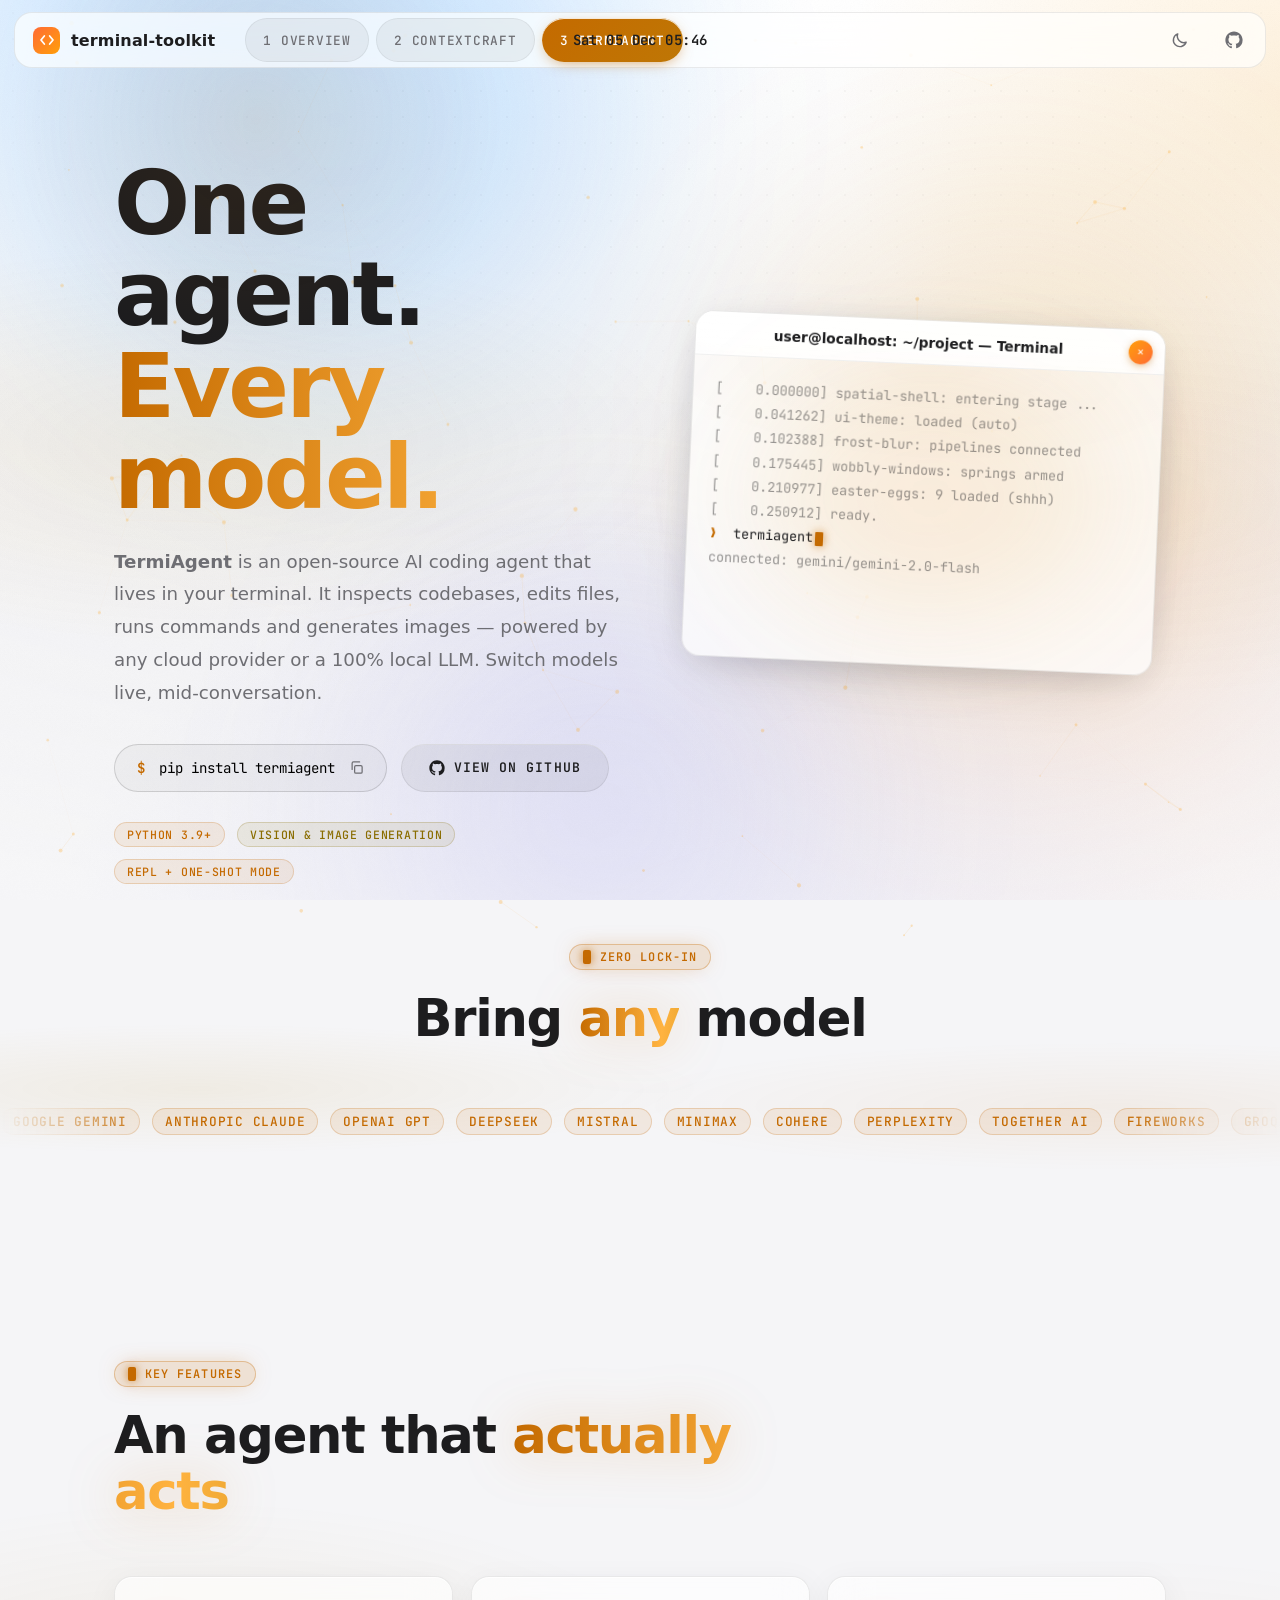
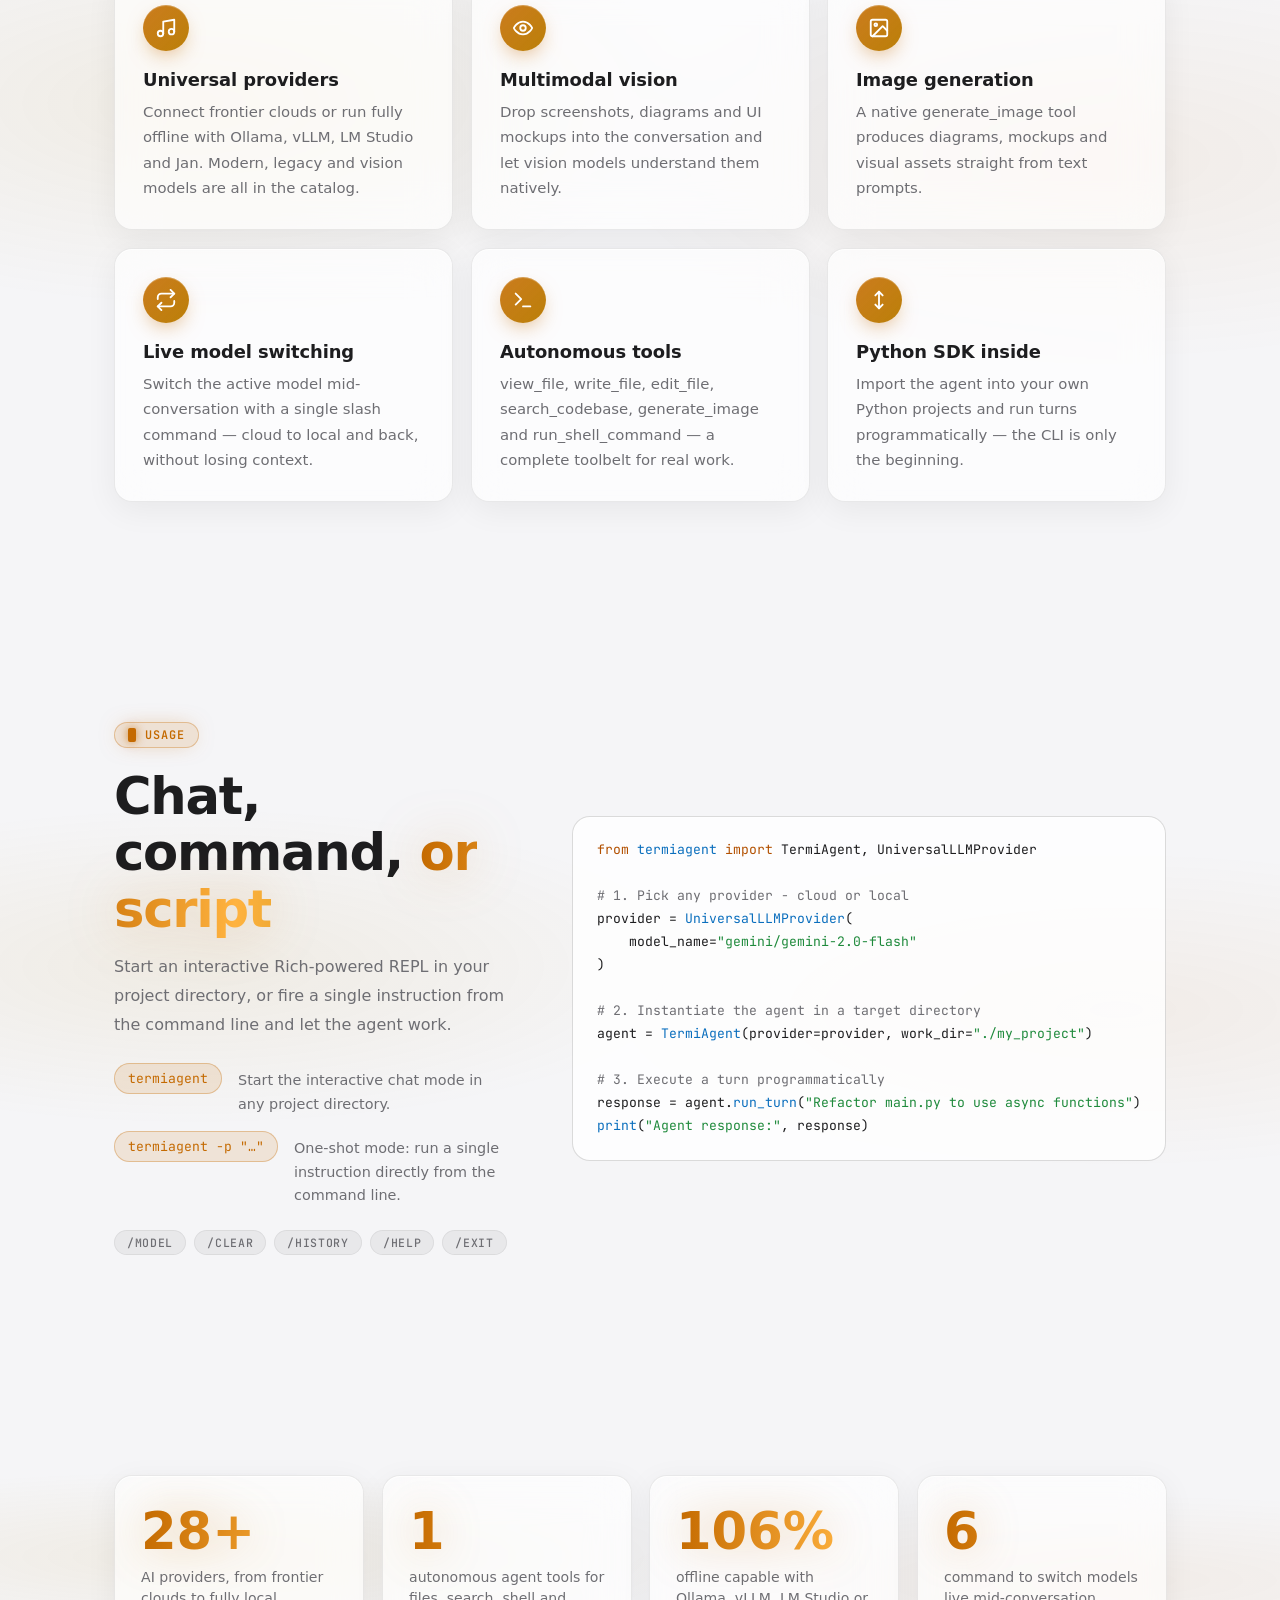
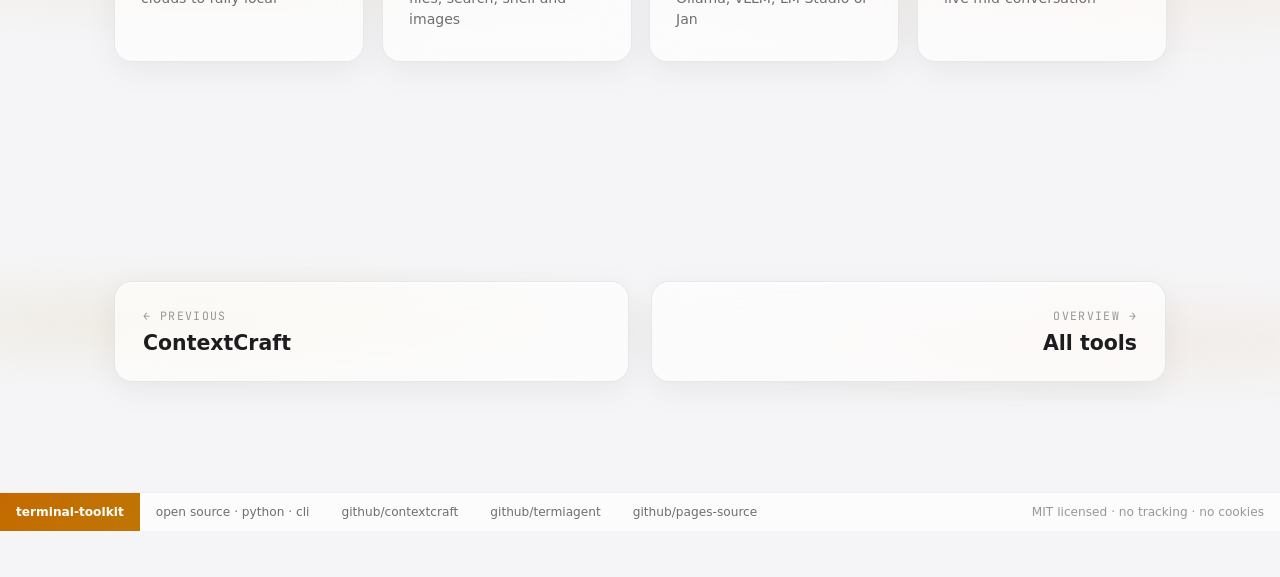
<file: termiagent.html>
<!DOCTYPE html>
<html lang="en">
<head>
  <meta charset="UTF-8" />
  <meta name="viewport" content="width=device-width, initial-scale=1.0, viewport-fit=cover" />
  <title>TermiAgent — Universal Terminal AI Coding Agent</title>
  <meta name="description" content="TermiAgent is an autonomous terminal AI coding agent that connects to any LLM provider or local model — vision input, image generation, file editing and shell execution included." />
  <link rel="icon" href="data:image/svg+xml,%3Csvg xmlns='http://www.w3.org/2000/svg' viewBox='0 0 32 32'%3E%3Cdefs%3E%3ClinearGradient id='g' x1='0' y1='0' x2='1' y2='1'%3E%3Cstop offset='0' stop-color='%23c061cb'/%3E%3Cstop offset='1' stop-color='%23e95420'/%3E%3C/linearGradient%3E%3C/defs%3E%3Crect width='32' height='32' rx='8' fill='url(%23g)'/%3E%3Cpath d='M12 10l-6 6 6 6M20 10l6 6-6 6' stroke='white' stroke-width='2.4' fill='none' stroke-linecap='round' stroke-linejoin='round'/%3E%3C/svg%3E" />
  <link rel="preconnect" href="https://fonts.googleapis.com" />
  <link rel="preconnect" href="https://fonts.gstatic.com" crossorigin />
  <link href="https://fonts.googleapis.com/css2?family=Ubuntu:wght@400;500;700&family=JetBrains+Mono:wght@400;500;700&display=swap" rel="stylesheet" />
  <link rel="stylesheet" href="css/style.css" />
</head>
<body data-accent="ta">

  <div class="bg" aria-hidden="true">
    <div class="orb o1" data-speed="0.06"></div>
    <div class="orb o2" data-speed="0.10"></div>
    <div class="orb o3" data-speed="0.04"></div>
    <div class="grid"></div>
  </div>

  <div class="progress" aria-hidden="true"></div>
  <div class="cursor-glow" aria-hidden="true"></div>

  <header class="nav">
    <div class="wm-left">
      <a class="brand" href="index.html">
        <span class="logo">
          <svg width="16" height="16" viewBox="0 0 24 24" fill="none" stroke="currentColor" stroke-width="2.6" stroke-linecap="round" stroke-linejoin="round"><path d="M8 6l-5 6 5 6"/><path d="M16 6l5 6-5 6"/></svg>
        </span>
        terminal-toolkit
      </a>
      <nav class="nav-links" aria-label="Main">
        <a href="index.html">1 Overview</a>
        <a href="contextcraft.html">2 ContextCraft</a>
        <a href="termiagent.html">3 TermiAgent</a>
      </nav>
    </div>
    <div class="wm-clock"><span class="clock" id="clock">--:--</span></div>
    <div class="wm-right">
    <a class="nav-gh" href="https://github.com/Jonny-IT1/termiagent" target="_blank" rel="noopener" aria-label="TermiAgent on GitHub">
      <svg width="18" height="18" viewBox="0 0 24 24" fill="currentColor" aria-hidden="true"><path d="M12 .5C5.65.5.5 5.65.5 12c0 5.08 3.29 9.39 7.86 10.91.58.11.79-.25.79-.56 0-.27-.01-1.17-.02-2.12-3.2.7-3.88-1.36-3.88-1.36-.52-1.33-1.28-1.68-1.28-1.68-1.04-.71.08-.7.08-.7 1.15.08 1.76 1.19 1.76 1.19 1.03 1.75 2.69 1.25 3.34.95.1-.74.4-1.25.72-1.54-2.55-.29-5.24-1.28-5.24-5.68 0-1.26.45-2.28 1.19-3.09-.12-.29-.52-1.46.11-3.05 0 0 .97-.31 3.18 1.18.92-.26 1.9-.38 2.88-.39.98.01 1.96.13 2.88.39 2.2-1.49 3.17-1.18 3.17-1.18.63 1.59.23 2.76.12 3.05.74.81 1.18 1.83 1.18 3.09 0 4.41-2.69 5.38-5.25 5.66.41.35.77 1.05.77 2.12 0 1.53-.01 2.76-.01 3.14 0 .3.2.67.8.55A11.52 11.52 0 0 0 23.5 12C23.5 5.65 18.35.5 12 .5z"/></svg>
    </a>
    <button class="nav-toggle" aria-label="Menu" aria-expanded="false" type="button">
      <span></span><span></span><span></span>
    </button>
    </div>
  </header>

  <main>
    <!-- ============ HERO ============ -->
    <section class="hero">
      <canvas class="net" aria-hidden="true"></canvas>
      <div class="wrap hero-grid">
        <div>
          <span class="eyebrow fade" style="--d:.05s">Autonomous &middot; Universal &middot; Terminal</span>
          <h1 class="hero-title">
            <span class="word" style="animation-delay:.05s">One agent.</span><br />
            <span class="word grad-text" style="animation-delay:.15s">Every model.</span>
          </h1>
          <p class="hero-sub fade" style="--d:.45s">
            <strong>TermiAgent</strong> is an open-source AI coding agent that lives in your terminal.
            It inspects codebases, edits files, runs commands and generates images — powered by any
            cloud provider or a 100% local LLM. Switch models live, mid-conversation.
          </p>
          <div class="hero-cta fade" style="--d:.58s">
            <button class="cmd-pill" type="button" data-copy="pip install termiagent">
              <span class="dollar">$</span> pip install termiagent
              <svg class="copy-mini" width="15" height="15" viewBox="0 0 24 24" fill="none" stroke="currentColor" stroke-width="2" stroke-linecap="round" stroke-linejoin="round"><rect x="9" y="9" width="12" height="12" rx="2"/><path d="M5 15V5a2 2 0 0 1 2-2h10"/></svg>
            </button>
            <a class="btn btn-ghost" href="https://github.com/Jonny-IT1/termiagent" target="_blank" rel="noopener">
              <svg width="16" height="16" viewBox="0 0 24 24" fill="currentColor" aria-hidden="true"><path d="M12 .5C5.65.5.5 5.65.5 12c0 5.08 3.29 9.39 7.86 10.91.58.11.79-.25.79-.56 0-.27-.01-1.17-.02-2.12-3.2.7-3.88-1.36-3.88-1.36-.52-1.33-1.28-1.68-1.28-1.68-1.04-.71.08-.7.08-.7 1.15.08 1.76 1.19 1.76 1.19 1.03 1.75 2.69 1.25 3.34.95.1-.74.4-1.25.72-1.54-2.55-.29-5.24-1.28-5.24-5.68 0-1.26.45-2.28 1.19-3.09-.12-.29-.52-1.46.11-3.05 0 0 .97-.31 3.18 1.18.92-.26 1.9-.38 2.88-.39.98.01 1.96.13 2.88.39 2.2-1.49 3.17-1.18 3.17-1.18.63 1.59.23 2.76.12 3.05.74.81 1.18 1.83 1.18 3.09 0 4.41-2.69 5.38-5.25 5.66.41.35.77 1.05.77 2.12 0 1.53-.01 2.76-.01 3.14 0 .3.2.67.8.55A11.52 11.52 0 0 0 23.5 12C23.5 5.65 18.35.5 12 .5z"/></svg>
              View on GitHub
            </a>
          </div>
          <div class="hero-meta">
            <span class="chip c3">Python 3.9+</span>
            <span class="chip c4">Vision &amp; image generation</span>
            <span class="chip c3">REPL + one-shot mode</span>
          </div>
        </div>
        <div class="hero-visual fade" style="--d:.65s">
          <div class="glow" aria-hidden="true"></div>
          <div class="term" data-wobble>
            <div class="term-head">
              <span class="term-title">user@localhost: ~/project &mdash; Terminal</span>
              <span class="term-actions"><button class="csd-close" type="button" aria-label="Close terminal" title="Close terminal">&#215;</button></span>
            </div>
            <div class="term-body" data-term="ta"></div>
          </div>
        </div>
      </div>
    </section>

    <!-- ============ PROVIDER MARQUEE ============ -->
    <section style="padding-top:0">
      <div class="wrap">
        <div class="section-head reveal" style="text-align:center;margin-inline:auto">
          <span class="eyebrow">Zero lock-in</span>
          <h2 class="section-title">Bring <span class="grad-text">any</span> model</h2>
        </div>
      </div>
      <div class="marquee reveal" aria-label="Supported AI providers">
        <div class="marquee-track">
          <span class="chip c3">Google Gemini</span>
          <span class="chip c3">Anthropic Claude</span>
          <span class="chip c3">OpenAI GPT</span>
          <span class="chip c3">DeepSeek</span>
          <span class="chip c3">Mistral</span>
          <span class="chip c3">MiniMax</span>
          <span class="chip c3">Cohere</span>
          <span class="chip c3">Perplexity</span>
          <span class="chip c3">Together AI</span>
          <span class="chip c3">Fireworks</span>
          <span class="chip c3">Groq</span>
          <span class="chip c3">HuggingFace</span>
          <span class="chip c4">Ollama</span>
          <span class="chip c4">vLLM</span>
          <span class="chip c4">LM Studio</span>
          <span class="chip c4">Jan</span>
          <span class="chip c3">Google Gemini</span>
          <span class="chip c3">Anthropic Claude</span>
          <span class="chip c3">OpenAI GPT</span>
          <span class="chip c3">DeepSeek</span>
          <span class="chip c3">Mistral</span>
          <span class="chip c3">MiniMax</span>
          <span class="chip c3">Cohere</span>
          <span class="chip c3">Perplexity</span>
          <span class="chip c3">Together AI</span>
          <span class="chip c3">Fireworks</span>
          <span class="chip c3">Groq</span>
          <span class="chip c3">HuggingFace</span>
          <span class="chip c4">Ollama</span>
          <span class="chip c4">vLLM</span>
          <span class="chip c4">LM Studio</span>
          <span class="chip c4">Jan</span>
        </div>
      </div>
    </section>

    <!-- ============ FEATURES ============ -->
    <section>
      <div class="wrap">
        <div class="section-head reveal">
          <span class="eyebrow">Key features</span>
          <h2 class="section-title">An agent that <span class="grad-text">actually acts</span></h2>
        </div>
        <div class="grid-cards stagger">
          <div class="card glass">
            <div class="card-icon">
              <svg width="22" height="22" viewBox="0 0 24 24" fill="none" stroke="currentColor" stroke-width="2" stroke-linecap="round" stroke-linejoin="round"><path d="M9 18V5l12-2v13"/><circle cx="6" cy="18" r="3"/><circle cx="18" cy="16" r="3"/></svg>
            </div>
            <h3>Universal providers</h3>
            <p>Connect frontier clouds or run fully offline with Ollama, vLLM, LM Studio and Jan. Modern, legacy and vision models are all in the catalog.</p>
          </div>
          <div class="card glass">
            <div class="card-icon">
              <svg width="22" height="22" viewBox="0 0 24 24" fill="none" stroke="currentColor" stroke-width="2" stroke-linecap="round" stroke-linejoin="round"><path d="M2 12s3-7 10-7 10 7 10 7-3 7-10 7-10-7-10-7z"/><circle cx="12" cy="12" r="3"/></svg>
            </div>
            <h3>Multimodal vision</h3>
            <p>Drop screenshots, diagrams and UI mockups into the conversation and let vision models understand them natively.</p>
          </div>
          <div class="card glass">
            <div class="card-icon">
              <svg width="22" height="22" viewBox="0 0 24 24" fill="none" stroke="currentColor" stroke-width="2" stroke-linecap="round" stroke-linejoin="round"><rect x="3" y="3" width="18" height="18" rx="2"/><circle cx="8.5" cy="8.5" r="1.5"/><path d="M21 15l-5-5L5 21"/></svg>
            </div>
            <h3>Image generation</h3>
            <p>A native generate_image tool produces diagrams, mockups and visual assets straight from text prompts.</p>
          </div>
          <div class="card glass">
            <div class="card-icon">
              <svg width="22" height="22" viewBox="0 0 24 24" fill="none" stroke="currentColor" stroke-width="2" stroke-linecap="round" stroke-linejoin="round"><path d="M17 1l4 4-4 4"/><path d="M3 11V9a4 4 0 0 1 4-4h14"/><path d="M7 23l-4-4 4-4"/><path d="M21 13v2a4 4 0 0 1-4 4H3"/></svg>
            </div>
            <h3>Live model switching</h3>
            <p>Switch the active model mid-conversation with a single slash command — cloud to local and back, without losing context.</p>
          </div>
          <div class="card glass">
            <div class="card-icon">
              <svg width="22" height="22" viewBox="0 0 24 24" fill="none" stroke="currentColor" stroke-width="2" stroke-linecap="round" stroke-linejoin="round"><path d="M4 17l6-6-6-6"/><path d="M12 19h8"/></svg>
            </div>
            <h3>Autonomous tools</h3>
            <p>view_file, write_file, edit_file, search_codebase, generate_image and run_shell_command — a complete toolbelt for real work.</p>
          </div>
          <div class="card glass">
            <div class="card-icon">
              <svg width="22" height="22" viewBox="0 0 24 24" fill="none" stroke="currentColor" stroke-width="2" stroke-linecap="round" stroke-linejoin="round"><path d="M12 3v18"/><path d="M8 7l4-4 4 4"/><path d="M8 17l4 4 4-4"/></svg>
            </div>
            <h3>Python SDK inside</h3>
            <p>Import the agent into your own Python projects and run turns programmatically — the CLI is only the beginning.</p>
          </div>
        </div>
      </div>
    </section>

    <!-- ============ REPL + ONE-SHOT ============ -->
    <section>
      <div class="wrap split">
        <div class="reveal">
          <span class="eyebrow">Usage</span>
          <h2 class="section-title">Chat, command, <span class="grad-text">or script</span></h2>
          <p class="lead">
            Start an interactive Rich-powered REPL in your project directory, or fire a
            single instruction from the command line and let the agent work.
          </p>
          <div class="cmd-list">
            <div class="cmd-item">
              <code class="sig">termiagent</code>
              <p>Start the interactive chat mode in any project directory.</p>
            </div>
            <div class="cmd-item">
              <code class="sig">termiagent -p "…"</code>
              <p>One-shot mode: run a single instruction directly from the command line.</p>
            </div>
          </div>
          <div class="chips" style="margin-top:22px">
            <span class="chip">/model</span>
            <span class="chip">/clear</span>
            <span class="chip">/history</span>
            <span class="chip">/help</span>
            <span class="chip">/exit</span>
          </div>
        </div>
        <div class="reveal">
          <div class="code">
            <button class="copy-btn" type="button" data-copy="from termiagent import TermiAgent, UniversalLLMProvider

provider = UniversalLLMProvider(model_name=&quot;gemini/gemini-2.0-flash&quot;)
agent = TermiAgent(provider=provider, work_dir=&quot;./my_project&quot;)
response = agent.run_turn(&quot;Refactor main.py to use async functions&quot;)">copy</button>
<pre><span class="k">from</span> <span class="f">termiagent</span> <span class="k">import</span> TermiAgent, UniversalLLMProvider

<span class="cm"># 1. Pick any provider - cloud or local</span>
provider = <span class="f">UniversalLLMProvider</span>(
    model_name=<span class="s">"gemini/gemini-2.0-flash"</span>
)

<span class="cm"># 2. Instantiate the agent in a target directory</span>
agent = <span class="f">TermiAgent</span>(provider=provider, work_dir=<span class="s">"./my_project"</span>)

<span class="cm"># 3. Execute a turn programmatically</span>
response = agent.<span class="f">run_turn</span>(<span class="s">"Refactor main.py to use async functions"</span>)
<span class="f">print</span>(<span class="s">"Agent response:"</span>, response)</pre>
          </div>
        </div>
      </div>
    </section>

    <!-- ============ STATS ============ -->
    <section>
      <div class="wrap">
        <div class="stats stagger">
          <div class="stat glass">
            <div class="num" data-counter="20" data-suffix="+">0</div>
            <div class="lbl">AI providers, from frontier clouds to fully local</div>
          </div>
          <div class="stat glass">
            <div class="num" data-counter="6">0</div>
            <div class="lbl">autonomous agent tools for files, search, shell and images</div>
          </div>
          <div class="stat glass">
            <div class="num" data-counter="100" data-suffix="%">0%</div>
            <div class="lbl">offline capable with Ollama, vLLM, LM Studio or Jan</div>
          </div>
          <div class="stat glass">
            <div class="num" data-counter="1">0</div>
            <div class="lbl">command to switch models live mid-conversation</div>
          </div>
        </div>
      </div>
    </section>

    <!-- ============ PAGE NAV ============ -->
    <section>
      <div class="wrap page-nav">
        <a class="pn glass" href="contextcraft.html">
          <span class="dir">&larr; Previous</span>
          <span class="name">ContextCraft</span>
        </a>
        <a class="pn right glass" href="index.html">
          <span class="dir">Overview &rarr;</span>
          <span class="name">All tools</span>
        </a>
      </div>
    </section>
  </main>

  <footer>
    <div class="footer-bar">
      <span class="fseg fseg-accent">terminal-toolkit</span>
      <span class="fseg">open source &middot; python &middot; cli</span>
      <a class="fseg" href="https://github.com/Jonny-IT1/contextcraft" target="_blank" rel="noopener">github/contextcraft</a>
      <a class="fseg" href="https://github.com/Jonny-IT1/termiagent" target="_blank" rel="noopener">github/termiagent</a>
      <a class="fseg" href="https://github.com/Jonny-IT1/jonny-it1.github.io" target="_blank" rel="noopener">github/pages-source</a>
      <span class="fseg fseg-right">MIT licensed &middot; no tracking &middot; no cookies</span>
    </div>
  </footer>

  <button class="top-btn" type="button" aria-label="Back to top">
    <svg width="18" height="18" viewBox="0 0 24 24" fill="none" stroke="currentColor" stroke-width="2" stroke-linecap="round" stroke-linejoin="round"><path d="M12 19V5M5 12l7-7 7 7"/></svg>
  </button>

  <script src="js/main.js"></script>
</body>
</html>
</file>
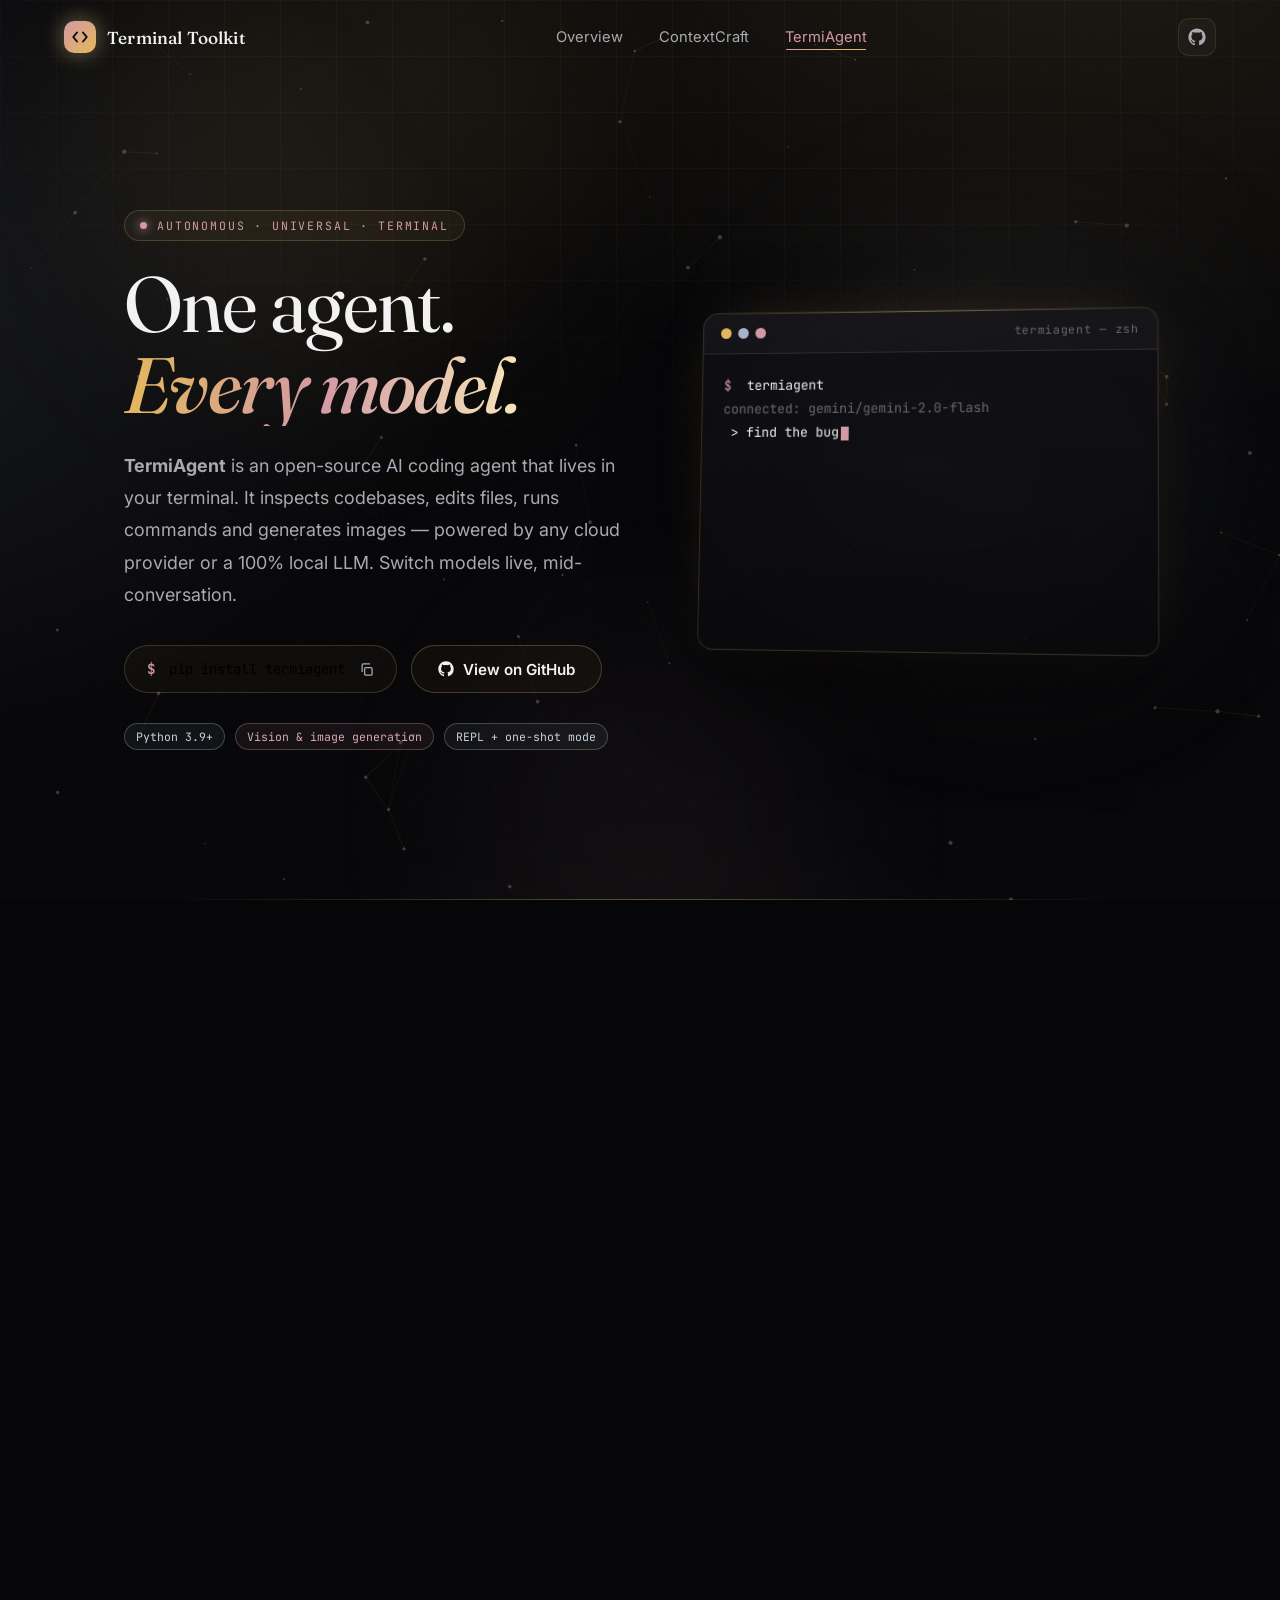
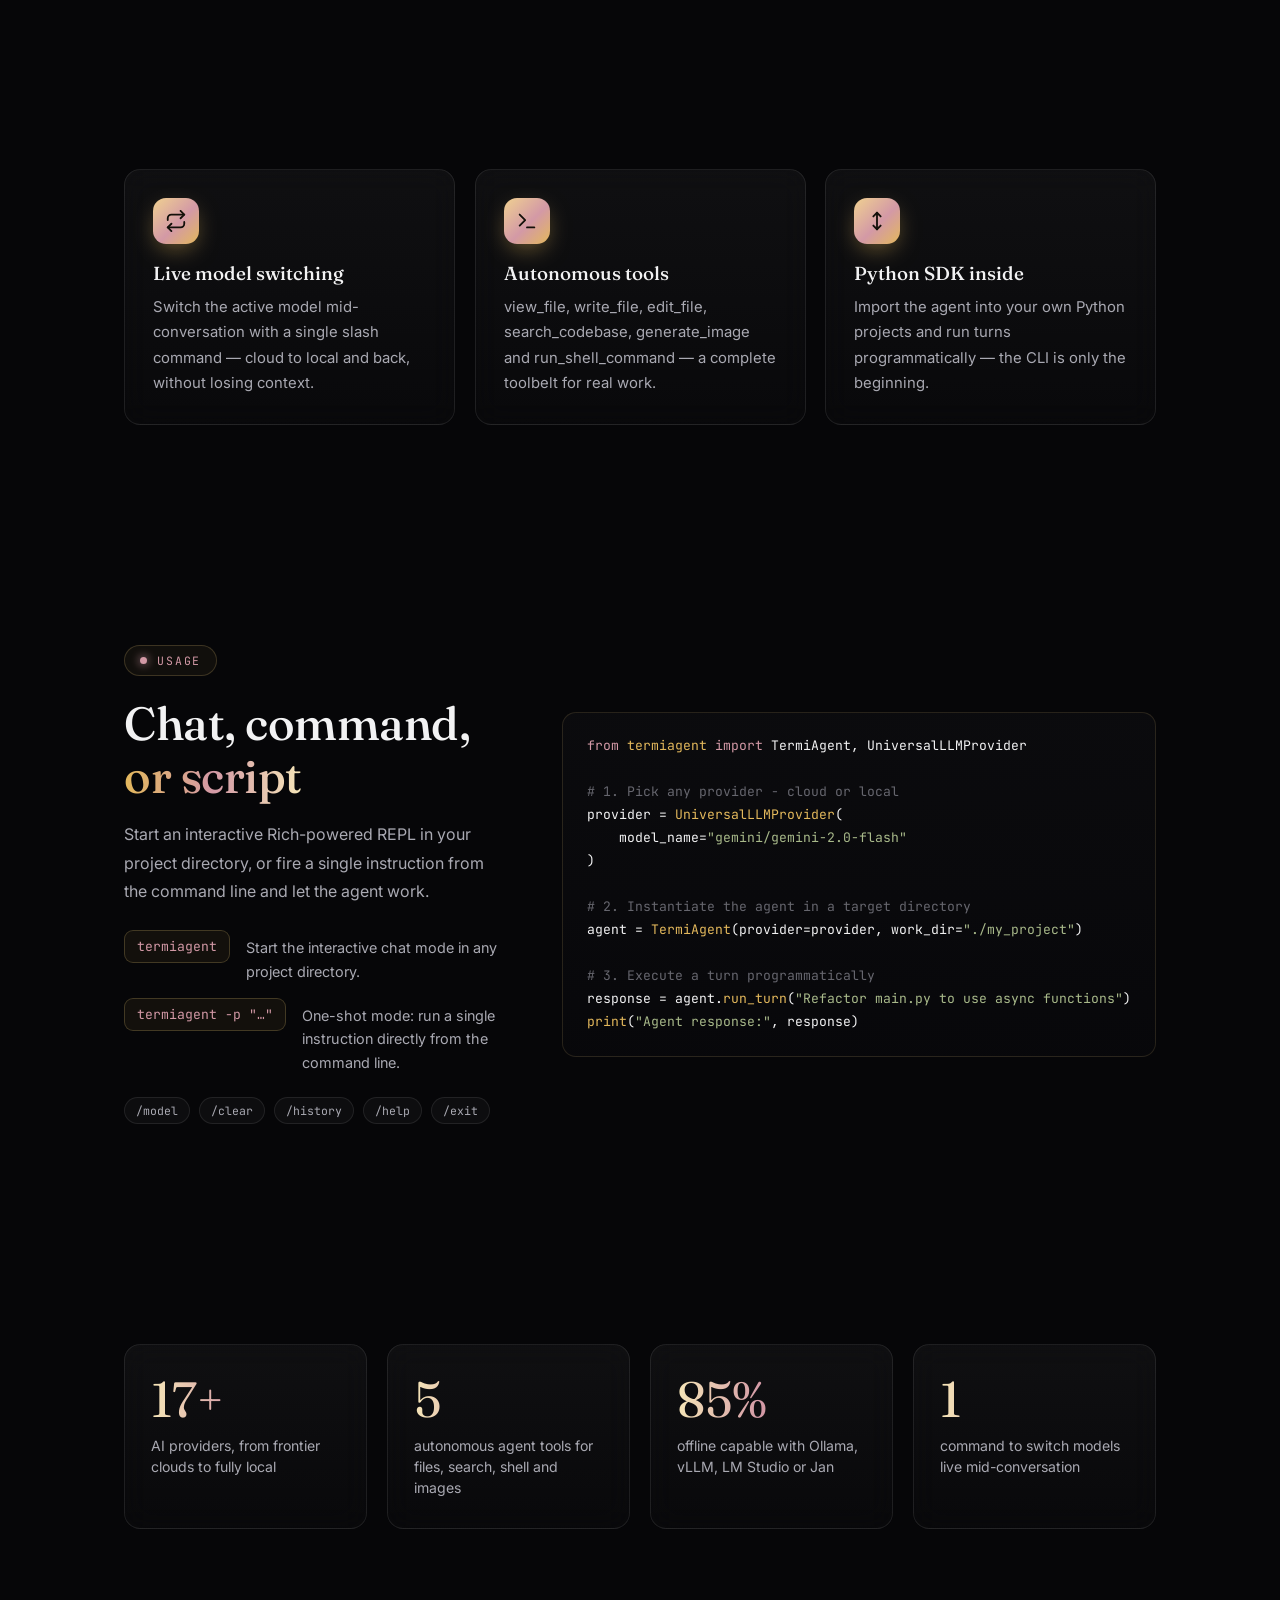
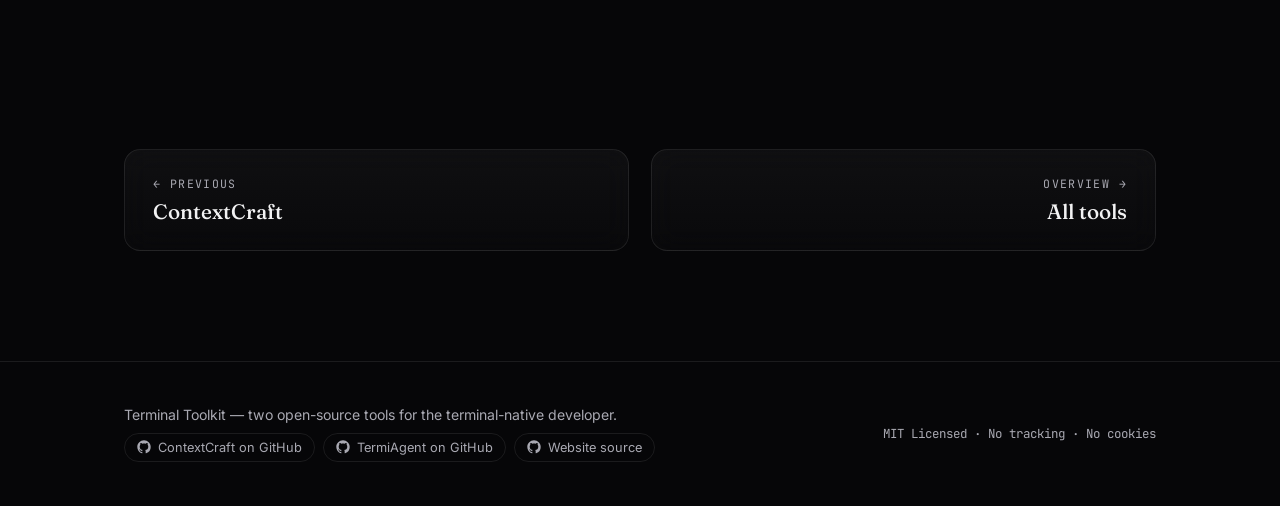
<file: termiagent2.html>
<!DOCTYPE html>
<html lang="en">
<head>
  <meta charset="UTF-8" />
  <meta name="viewport" content="width=device-width, initial-scale=1.0, viewport-fit=cover" />
  <title>TermiAgent — Universal Terminal AI Coding Agent</title>
  <meta name="description" content="TermiAgent is an autonomous terminal AI coding agent that connects to any LLM provider or local model — vision input, image generation, file editing and shell execution included." />
  <link rel="icon" href="data:image/svg+xml,%3Csvg xmlns='http://www.w3.org/2000/svg' viewBox='0 0 32 32'%3E%3Cdefs%3E%3ClinearGradient id='g' x1='0' y1='0' x2='1' y2='1'%3E%3Cstop offset='0' stop-color='%23d98a7e'/%3E%3Cstop offset='1' stop-color='%23c9824e'/%3E%3C/linearGradient%3E%3C/defs%3E%3Crect width='32' height='32' rx='8' fill='url(%23g)'/%3E%3Cpath d='M12 10l-6 6 6 6M20 10l6 6-6 6' stroke='white' stroke-width='2.4' fill='none' stroke-linecap='round' stroke-linejoin='round'/%3E%3C/svg%3E" />
  <link rel="preconnect" href="https://fonts.googleapis.com" />
  <link rel="preconnect" href="https://fonts.gstatic.com" crossorigin />
  <link href="https://fonts.googleapis.com/css2?family=Fraunces:ital,opsz,wght@0,9..144,400;0,9..144,500;0,9..144,600;1,9..144,400;1,9..144,500&family=Inter:wght@400;500;600&family=JetBrains+Mono:wght@400;500;600&display=swap" rel="stylesheet" />
  <link rel="stylesheet" href="css/style2.css" />
</head>
<body data-accent="ta">

  <div class="bg" aria-hidden="true">
    <div class="orb o1" data-speed="0.06"></div>
    <div class="orb o2" data-speed="0.10"></div>
    <div class="orb o3" data-speed="0.04"></div>
    <div class="grid"></div>
  </div>

  <div class="progress" aria-hidden="true"></div>
  <div class="cursor-glow" aria-hidden="true"></div>

  <header class="nav">
    <a class="brand" href="index2.html">
      <span class="logo">
        <svg width="18" height="18" viewBox="0 0 24 24" fill="none" stroke="#0c0a07" stroke-width="2.6" stroke-linecap="round" stroke-linejoin="round"><path d="M8 6l-5 6 5 6"/><path d="M16 6l5 6-5 6"/></svg>
      </span>
      Terminal Toolkit
    </a>
    <nav class="nav-links" aria-label="Main">
      <a href="index2.html">Overview</a>
      <a href="contextcraft2.html">ContextCraft</a>
      <a href="termiagent2.html">TermiAgent</a>
    </nav>
    <a class="nav-gh" href="https://github.com/Jonny-IT1/termiagent" target="_blank" rel="noopener" aria-label="TermiAgent on GitHub">
      <svg width="18" height="18" viewBox="0 0 24 24" fill="currentColor" aria-hidden="true"><path d="M12 .5C5.65.5.5 5.65.5 12c0 5.08 3.29 9.39 7.86 10.91.58.11.79-.25.79-.56 0-.27-.01-1.17-.02-2.12-3.2.7-3.88-1.36-3.88-1.36-.52-1.33-1.28-1.68-1.28-1.68-1.04-.71.08-.7.08-.7 1.15.08 1.76 1.19 1.76 1.19 1.03 1.75 2.69 1.25 3.34.95.1-.74.4-1.25.72-1.54-2.55-.29-5.24-1.28-5.24-5.68 0-1.26.45-2.28 1.19-3.09-.12-.29-.52-1.46.11-3.05 0 0 .97-.31 3.18 1.18.92-.26 1.9-.38 2.88-.39.98.01 1.96.13 2.88.39 2.2-1.49 3.17-1.18 3.17-1.18.63 1.59.23 2.76.12 3.05.74.81 1.18 1.83 1.18 3.09 0 4.41-2.69 5.38-5.25 5.66.41.35.77 1.05.77 2.12 0 1.53-.01 2.76-.01 3.14 0 .3.2.67.8.55A11.52 11.52 0 0 0 23.5 12C23.5 5.65 18.35.5 12 .5z"/></svg>
    </a>
    <button class="nav-toggle" aria-label="Menu" aria-expanded="false" type="button">
      <span></span><span></span><span></span>
    </button>
  </header>

  <main>
    <!-- ============ HERO ============ -->
    <section class="hero">
      <canvas class="net" aria-hidden="true"></canvas>
      <div class="wrap hero-grid">
        <div>
          <span class="eyebrow fade" style="--d:.05s">Autonomous &middot; Universal &middot; Terminal</span>
          <h1 class="hero-title">
            <span class="word" style="animation-delay:.05s">One agent.</span><br />
            <span class="word grad-text it" style="animation-delay:.15s">Every model.</span>
          </h1>
          <p class="hero-sub fade" style="--d:.45s">
            <strong>TermiAgent</strong> is an open-source AI coding agent that lives in your terminal.
            It inspects codebases, edits files, runs commands and generates images — powered by any
            cloud provider or a 100% local LLM. Switch models live, mid-conversation.
          </p>
          <div class="hero-cta fade" style="--d:.58s">
            <button class="cmd-pill" type="button" data-copy="pip install termiagent">
              <span class="dollar">$</span> pip install termiagent
              <svg class="copy-mini" width="15" height="15" viewBox="0 0 24 24" fill="none" stroke="currentColor" stroke-width="2" stroke-linecap="round" stroke-linejoin="round"><rect x="9" y="9" width="12" height="12" rx="2"/><path d="M5 15V5a2 2 0 0 1 2-2h10"/></svg>
            </button>
            <a class="btn btn-ghost" href="https://github.com/Jonny-IT1/termiagent" target="_blank" rel="noopener">
              <svg width="16" height="16" viewBox="0 0 24 24" fill="currentColor" aria-hidden="true"><path d="M12 .5C5.65.5.5 5.65.5 12c0 5.08 3.29 9.39 7.86 10.91.58.11.79-.25.79-.56 0-.27-.01-1.17-.02-2.12-3.2.7-3.88-1.36-3.88-1.36-.52-1.33-1.28-1.68-1.28-1.68-1.04-.71.08-.7.08-.7 1.15.08 1.76 1.19 1.76 1.19 1.03 1.75 2.69 1.25 3.34.95.1-.74.4-1.25.72-1.54-2.55-.29-5.24-1.28-5.24-5.68 0-1.26.45-2.28 1.19-3.09-.12-.29-.52-1.46.11-3.05 0 0 .97-.31 3.18 1.18.92-.26 1.9-.38 2.88-.39.98.01 1.96.13 2.88.39 2.2-1.49 3.17-1.18 3.17-1.18.63 1.59.23 2.76.12 3.05.74.81 1.18 1.83 1.18 3.09 0 4.41-2.69 5.38-5.25 5.66.41.35.77 1.05.77 2.12 0 1.53-.01 2.76-.01 3.14 0 .3.2.67.8.55A11.52 11.52 0 0 0 23.5 12C23.5 5.65 18.35.5 12 .5z"/></svg>
              View on GitHub
            </a>
          </div>
          <div class="hero-meta">
            <span class="chip c3">Python 3.9+</span>
            <span class="chip c4">Vision &amp; image generation</span>
            <span class="chip c3">REPL + one-shot mode</span>
          </div>
        </div>
        <div class="hero-visual fade" style="--d:.65s">
          <div class="glow" aria-hidden="true"></div>
          <div class="term">
            <div class="term-head">
              <div class="dots"><span></span><span></span><span></span></div>
              <span class="term-title">termiagent — zsh</span>
            </div>
            <div class="term-body" data-term="ta"></div>
          </div>
        </div>
      </div>
    </section>

    <!-- ============ PROVIDER MARQUEE ============ -->
    <section style="padding-top:0">
      <div class="wrap">
        <div class="section-head reveal" style="text-align:center;margin-inline:auto">
          <span class="eyebrow">Zero lock-in</span>
          <h2 class="section-title">Bring <span class="grad-text">any</span> model</h2>
        </div>
      </div>
      <div class="marquee reveal" aria-label="Supported AI providers">
        <div class="marquee-track">
          <span class="chip c3">Google Gemini</span>
          <span class="chip c3">Anthropic Claude</span>
          <span class="chip c3">OpenAI GPT</span>
          <span class="chip c3">DeepSeek</span>
          <span class="chip c3">Mistral</span>
          <span class="chip c3">MiniMax</span>
          <span class="chip c3">Cohere</span>
          <span class="chip c3">Perplexity</span>
          <span class="chip c3">Together AI</span>
          <span class="chip c3">Fireworks</span>
          <span class="chip c3">Groq</span>
          <span class="chip c3">HuggingFace</span>
          <span class="chip c4">Ollama</span>
          <span class="chip c4">vLLM</span>
          <span class="chip c4">LM Studio</span>
          <span class="chip c4">Jan</span>
          <span class="chip c3">Google Gemini</span>
          <span class="chip c3">Anthropic Claude</span>
          <span class="chip c3">OpenAI GPT</span>
          <span class="chip c3">DeepSeek</span>
          <span class="chip c3">Mistral</span>
          <span class="chip c3">MiniMax</span>
          <span class="chip c3">Cohere</span>
          <span class="chip c3">Perplexity</span>
          <span class="chip c3">Together AI</span>
          <span class="chip c3">Fireworks</span>
          <span class="chip c3">Groq</span>
          <span class="chip c3">HuggingFace</span>
          <span class="chip c4">Ollama</span>
          <span class="chip c4">vLLM</span>
          <span class="chip c4">LM Studio</span>
          <span class="chip c4">Jan</span>
        </div>
      </div>
    </section>

    <!-- ============ FEATURES ============ -->
    <section>
      <div class="wrap">
        <div class="section-head reveal">
          <span class="eyebrow">Key features</span>
          <h2 class="section-title">An agent that <span class="grad-text">actually acts</span></h2>
        </div>
        <div class="grid-cards stagger">
          <div class="card glass">
            <div class="card-icon">
              <svg width="22" height="22" viewBox="0 0 24 24" fill="none" stroke="currentColor" stroke-width="2" stroke-linecap="round" stroke-linejoin="round"><path d="M9 18V5l12-2v13"/><circle cx="6" cy="18" r="3"/><circle cx="18" cy="16" r="3"/></svg>
            </div>
            <h3>Universal providers</h3>
            <p>Connect frontier clouds or run fully offline with Ollama, vLLM, LM Studio and Jan. Modern, legacy and vision models are all in the catalog.</p>
          </div>
          <div class="card glass">
            <div class="card-icon">
              <svg width="22" height="22" viewBox="0 0 24 24" fill="none" stroke="currentColor" stroke-width="2" stroke-linecap="round" stroke-linejoin="round"><path d="M2 12s3-7 10-7 10 7 10 7-3 7-10 7-10-7-10-7z"/><circle cx="12" cy="12" r="3"/></svg>
            </div>
            <h3>Multimodal vision</h3>
            <p>Drop screenshots, diagrams and UI mockups into the conversation and let vision models understand them natively.</p>
          </div>
          <div class="card glass">
            <div class="card-icon">
              <svg width="22" height="22" viewBox="0 0 24 24" fill="none" stroke="currentColor" stroke-width="2" stroke-linecap="round" stroke-linejoin="round"><rect x="3" y="3" width="18" height="18" rx="2"/><circle cx="8.5" cy="8.5" r="1.5"/><path d="M21 15l-5-5L5 21"/></svg>
            </div>
            <h3>Image generation</h3>
            <p>A native generate_image tool produces diagrams, mockups and visual assets straight from text prompts.</p>
          </div>
          <div class="card glass">
            <div class="card-icon">
              <svg width="22" height="22" viewBox="0 0 24 24" fill="none" stroke="currentColor" stroke-width="2" stroke-linecap="round" stroke-linejoin="round"><path d="M17 1l4 4-4 4"/><path d="M3 11V9a4 4 0 0 1 4-4h14"/><path d="M7 23l-4-4 4-4"/><path d="M21 13v2a4 4 0 0 1-4 4H3"/></svg>
            </div>
            <h3>Live model switching</h3>
            <p>Switch the active model mid-conversation with a single slash command — cloud to local and back, without losing context.</p>
          </div>
          <div class="card glass">
            <div class="card-icon">
              <svg width="22" height="22" viewBox="0 0 24 24" fill="none" stroke="currentColor" stroke-width="2" stroke-linecap="round" stroke-linejoin="round"><path d="M4 17l6-6-6-6"/><path d="M12 19h8"/></svg>
            </div>
            <h3>Autonomous tools</h3>
            <p>view_file, write_file, edit_file, search_codebase, generate_image and run_shell_command — a complete toolbelt for real work.</p>
          </div>
          <div class="card glass">
            <div class="card-icon">
              <svg width="22" height="22" viewBox="0 0 24 24" fill="none" stroke="currentColor" stroke-width="2" stroke-linecap="round" stroke-linejoin="round"><path d="M12 3v18"/><path d="M8 7l4-4 4 4"/><path d="M8 17l4 4 4-4"/></svg>
            </div>
            <h3>Python SDK inside</h3>
            <p>Import the agent into your own Python projects and run turns programmatically — the CLI is only the beginning.</p>
          </div>
        </div>
      </div>
    </section>

    <!-- ============ REPL + ONE-SHOT ============ -->
    <section>
      <div class="wrap split">
        <div class="reveal">
          <span class="eyebrow">Usage</span>
          <h2 class="section-title">Chat, command, <span class="grad-text">or script</span></h2>
          <p class="lead">
            Start an interactive Rich-powered REPL in your project directory, or fire a
            single instruction from the command line and let the agent work.
          </p>
          <div class="cmd-list">
            <div class="cmd-item">
              <code class="sig">termiagent</code>
              <p>Start the interactive chat mode in any project directory.</p>
            </div>
            <div class="cmd-item">
              <code class="sig">termiagent -p "…"</code>
              <p>One-shot mode: run a single instruction directly from the command line.</p>
            </div>
          </div>
          <div class="chips" style="margin-top:22px">
            <span class="chip">/model</span>
            <span class="chip">/clear</span>
            <span class="chip">/history</span>
            <span class="chip">/help</span>
            <span class="chip">/exit</span>
          </div>
        </div>
        <div class="reveal">
          <div class="code">
            <button class="copy-btn" type="button" data-copy="from termiagent import TermiAgent, UniversalLLMProvider

provider = UniversalLLMProvider(model_name=&quot;gemini/gemini-2.0-flash&quot;)
agent = TermiAgent(provider=provider, work_dir=&quot;./my_project&quot;)
response = agent.run_turn(&quot;Refactor main.py to use async functions&quot;)">copy</button>
<pre><span class="k">from</span> <span class="f">termiagent</span> <span class="k">import</span> TermiAgent, UniversalLLMProvider

<span class="cm"># 1. Pick any provider - cloud or local</span>
provider = <span class="f">UniversalLLMProvider</span>(
    model_name=<span class="s">"gemini/gemini-2.0-flash"</span>
)

<span class="cm"># 2. Instantiate the agent in a target directory</span>
agent = <span class="f">TermiAgent</span>(provider=provider, work_dir=<span class="s">"./my_project"</span>)

<span class="cm"># 3. Execute a turn programmatically</span>
response = agent.<span class="f">run_turn</span>(<span class="s">"Refactor main.py to use async functions"</span>)
<span class="f">print</span>(<span class="s">"Agent response:"</span>, response)</pre>
          </div>
        </div>
      </div>
    </section>

    <!-- ============ STATS ============ -->
    <section>
      <div class="wrap">
        <div class="stats stagger">
          <div class="stat glass">
            <div class="num" data-counter="20" data-suffix="+">0</div>
            <div class="lbl">AI providers, from frontier clouds to fully local</div>
          </div>
          <div class="stat glass">
            <div class="num" data-counter="6">0</div>
            <div class="lbl">autonomous agent tools for files, search, shell and images</div>
          </div>
          <div class="stat glass">
            <div class="num" data-counter="100" data-suffix="%">0%</div>
            <div class="lbl">offline capable with Ollama, vLLM, LM Studio or Jan</div>
          </div>
          <div class="stat glass">
            <div class="num" data-counter="1">0</div>
            <div class="lbl">command to switch models live mid-conversation</div>
          </div>
        </div>
      </div>
    </section>

    <!-- ============ PAGE NAV ============ -->
    <section>
      <div class="wrap page-nav">
        <a class="pn glass" href="contextcraft2.html">
          <span class="dir">&larr; Previous</span>
          <span class="name">ContextCraft</span>
        </a>
        <a class="pn right glass" href="index2.html">
          <span class="dir">Overview &rarr;</span>
          <span class="name">All tools</span>
        </a>
      </div>
    </section>
  </main>

  <footer>
    <div class="wrap footer-inner">
      <div>
        <span>Terminal Toolkit — two open-source tools for the terminal-native developer.</span>
        <div class="foot-links">
          <a href="https://github.com/Jonny-IT1/contextcraft" target="_blank" rel="noopener">
            <svg width="14" height="14" viewBox="0 0 24 24" fill="currentColor" aria-hidden="true"><path d="M12 .5C5.65.5.5 5.65.5 12c0 5.08 3.29 9.39 7.86 10.91.58.11.79-.25.79-.56 0-.27-.01-1.17-.02-2.12-3.2.7-3.88-1.36-3.88-1.36-.52-1.33-1.28-1.68-1.28-1.68-1.04-.71.08-.7.08-.7 1.15.08 1.76 1.19 1.76 1.19 1.03 1.75 2.69 1.25 3.34.95.1-.74.4-1.25.72-1.54-2.55-.29-5.24-1.28-5.24-5.68 0-1.26.45-2.28 1.19-3.09-.12-.29-.52-1.46.11-3.05 0 0 .97-.31 3.18 1.18.92-.26 1.9-.38 2.88-.39.98.01 1.96.13 2.88.39 2.2-1.49 3.17-1.18 3.17-1.18.63 1.59.23 2.76.12 3.05.74.81 1.18 1.83 1.18 3.09 0 4.41-2.69 5.38-5.25 5.66.41.35.77 1.05.77 2.12 0 1.53-.01 2.76-.01 3.14 0 .3.2.67.8.55A11.52 11.52 0 0 0 23.5 12C23.5 5.65 18.35.5 12 .5z"/></svg>
            ContextCraft on GitHub
          </a>
          <a href="https://github.com/Jonny-IT1/termiagent" target="_blank" rel="noopener">
            <svg width="14" height="14" viewBox="0 0 24 24" fill="currentColor" aria-hidden="true"><path d="M12 .5C5.65.5.5 5.65.5 12c0 5.08 3.29 9.39 7.86 10.91.58.11.79-.25.79-.56 0-.27-.01-1.17-.02-2.12-3.2.7-3.88-1.36-3.88-1.36-.52-1.33-1.28-1.68-1.28-1.68-1.04-.71.08-.7.08-.7 1.15.08 1.76 1.19 1.76 1.19 1.03 1.75 2.69 1.25 3.34.95.1-.74.4-1.25.72-1.54-2.55-.29-5.24-1.28-5.24-5.68 0-1.26.45-2.28 1.19-3.09-.12-.29-.52-1.46.11-3.05 0 0 .97-.31 3.18 1.18.92-.26 1.9-.38 2.88-.39.98.01 1.96.13 2.88.39 2.2-1.49 3.17-1.18 3.17-1.18.63 1.59.23 2.76.12 3.05.74.81 1.18 1.83 1.18 3.09 0 4.41-2.69 5.38-5.25 5.66.41.35.77 1.05.77 2.12 0 1.53-.01 2.76-.01 3.14 0 .3.2.67.8.55A11.52 11.52 0 0 0 23.5 12C23.5 5.65 18.35.5 12 .5z"/></svg>
            TermiAgent on GitHub
          </a>
          <a href="https://github.com/Jonny-IT1/jonny-it1.github.io" target="_blank" rel="noopener">
            <svg width="14" height="14" viewBox="0 0 24 24" fill="currentColor" aria-hidden="true"><path d="M12 .5C5.65.5.5 5.65.5 12c0 5.08 3.29 9.39 7.86 10.91.58.11.79-.25.79-.56 0-.27-.01-1.17-.02-2.12-3.2.7-3.88-1.36-3.88-1.36-.52-1.33-1.28-1.68-1.28-1.68-1.04-.71.08-.7.08-.7 1.15.08 1.76 1.19 1.76 1.19 1.03 1.75 2.69 1.25 3.34.95.1-.74.4-1.25.72-1.54-2.55-.29-5.24-1.28-5.24-5.68 0-1.26.45-2.28 1.19-3.09-.12-.29-.52-1.46.11-3.05 0 0 .97-.31 3.18 1.18.92-.26 1.9-.38 2.88-.39.98.01 1.96.13 2.88.39 2.2-1.49 3.17-1.18 3.17-1.18.63 1.59.23 2.76.12 3.05.74.81 1.18 1.83 1.18 3.09 0 4.41-2.69 5.38-5.25 5.66.41.35.77 1.05.77 2.12 0 1.53-.01 2.76-.01 3.14 0 .3.2.67.8.55A11.52 11.52 0 0 0 23.5 12C23.5 5.65 18.35.5 12 .5z"/></svg>
            Website source
          </a>
        </div>
      </div>
      <span class="mono">MIT Licensed &middot; No tracking &middot; No cookies</span>
    </div>
  </footer>

  <button class="top-btn" type="button" aria-label="Back to top">
    <svg width="18" height="18" viewBox="0 0 24 24" fill="none" stroke="currentColor" stroke-width="2.2" stroke-linecap="round" stroke-linejoin="round"><path d="M12 19V5M5 12l7-7 7 7"/></svg>
  </button>

  <script src="js/main2.js"></script>
</body>
</html>
</file>
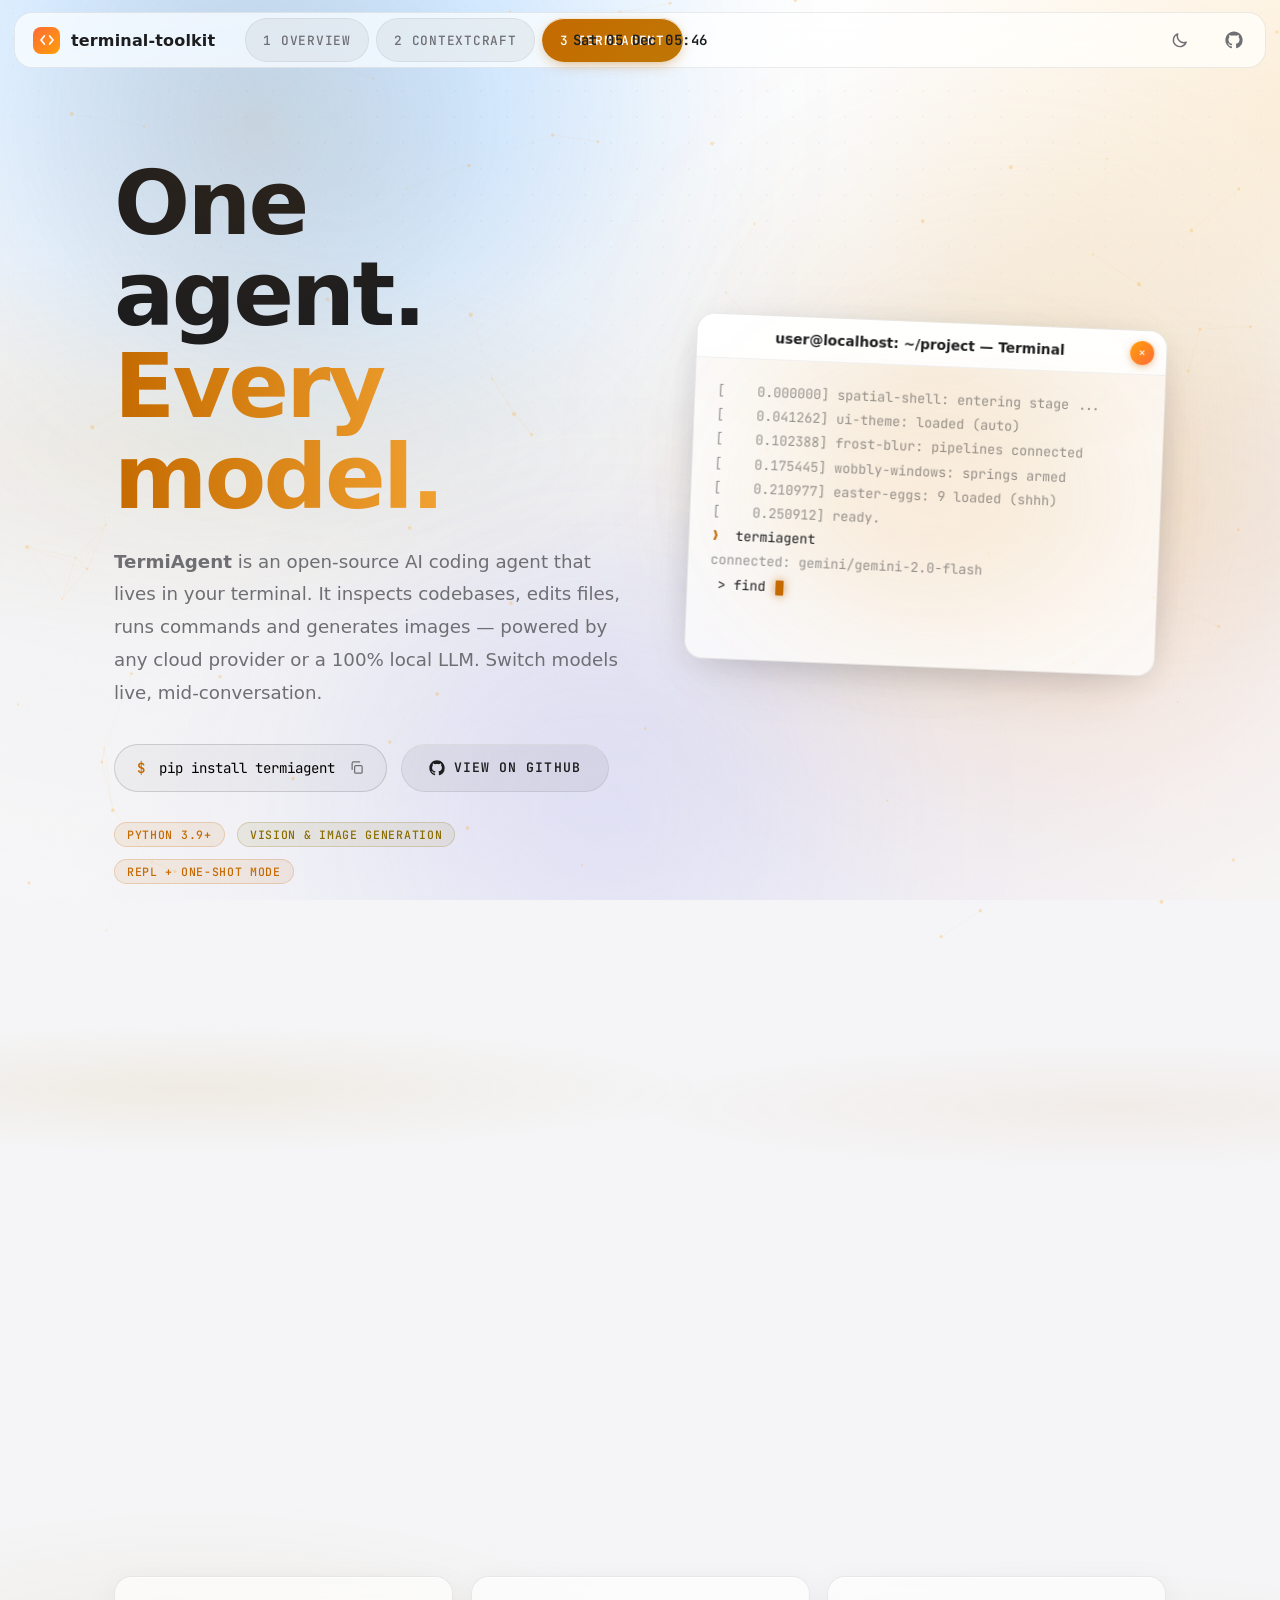
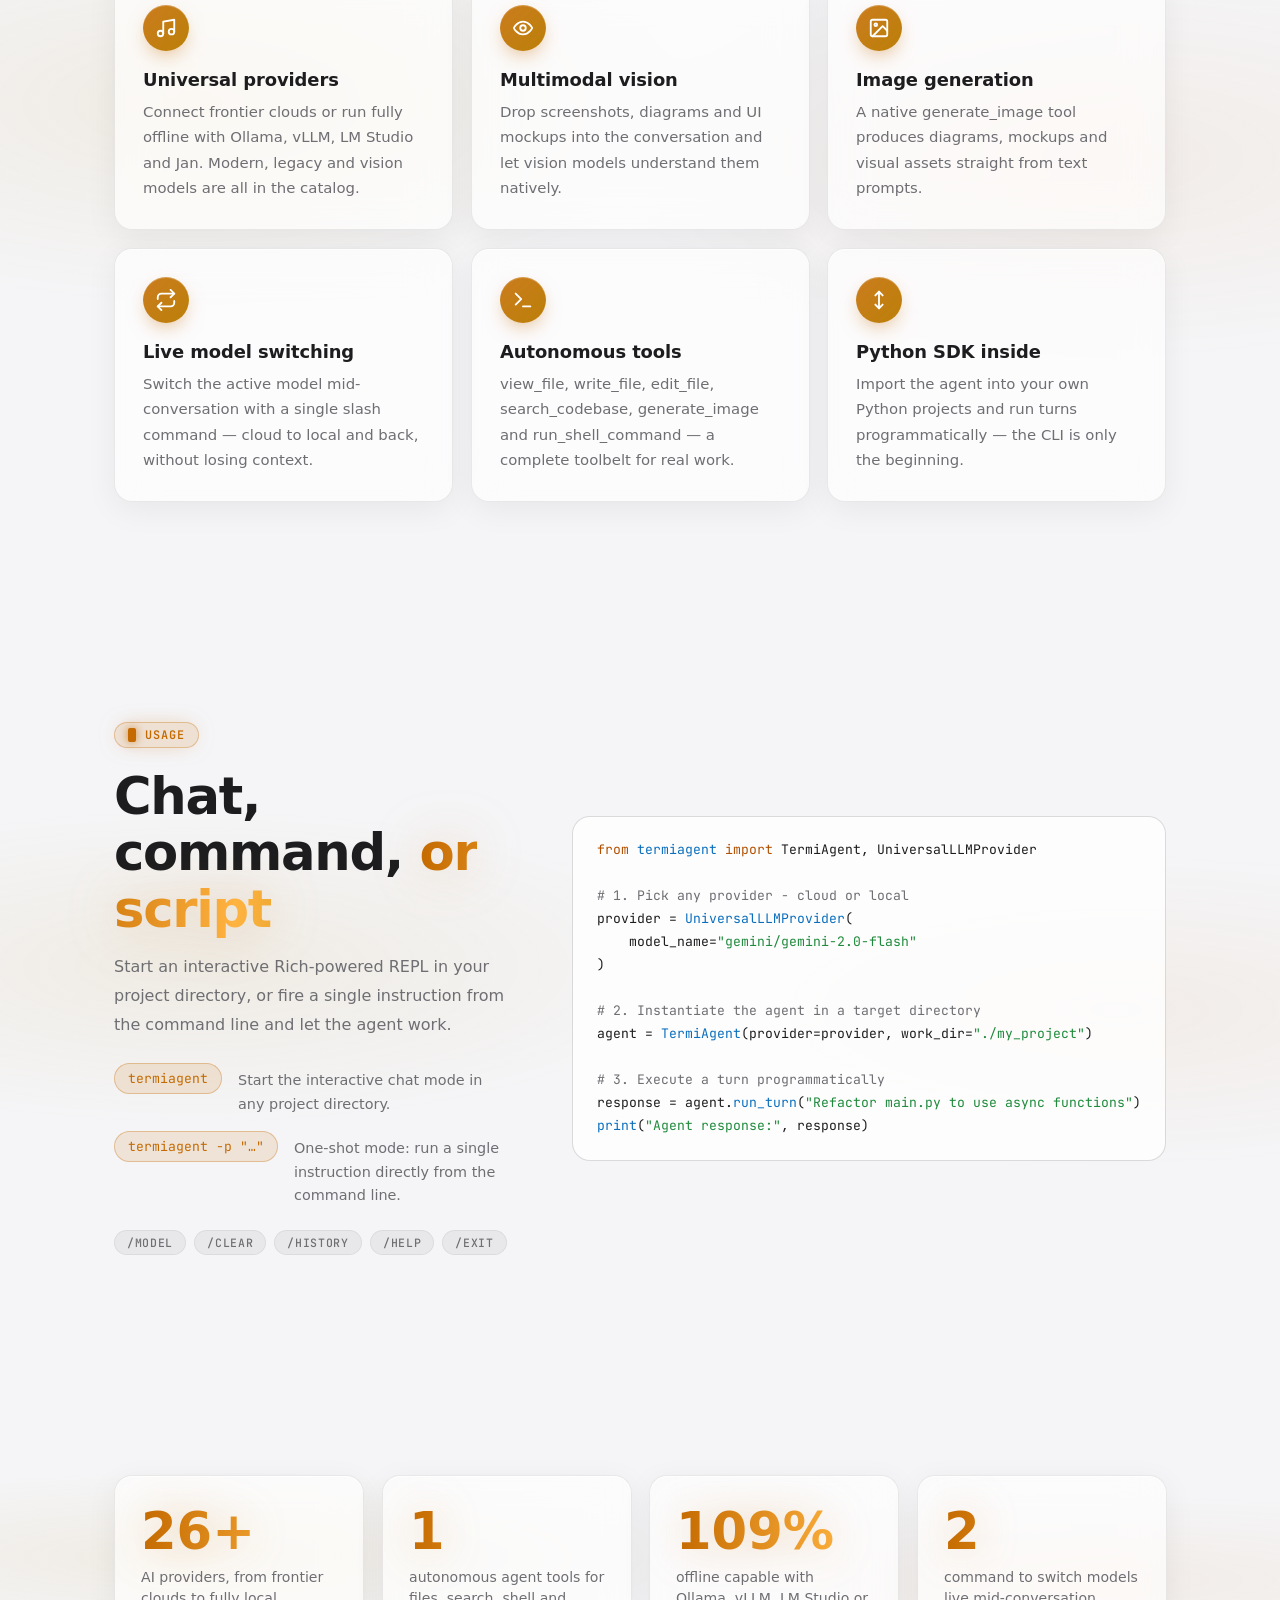
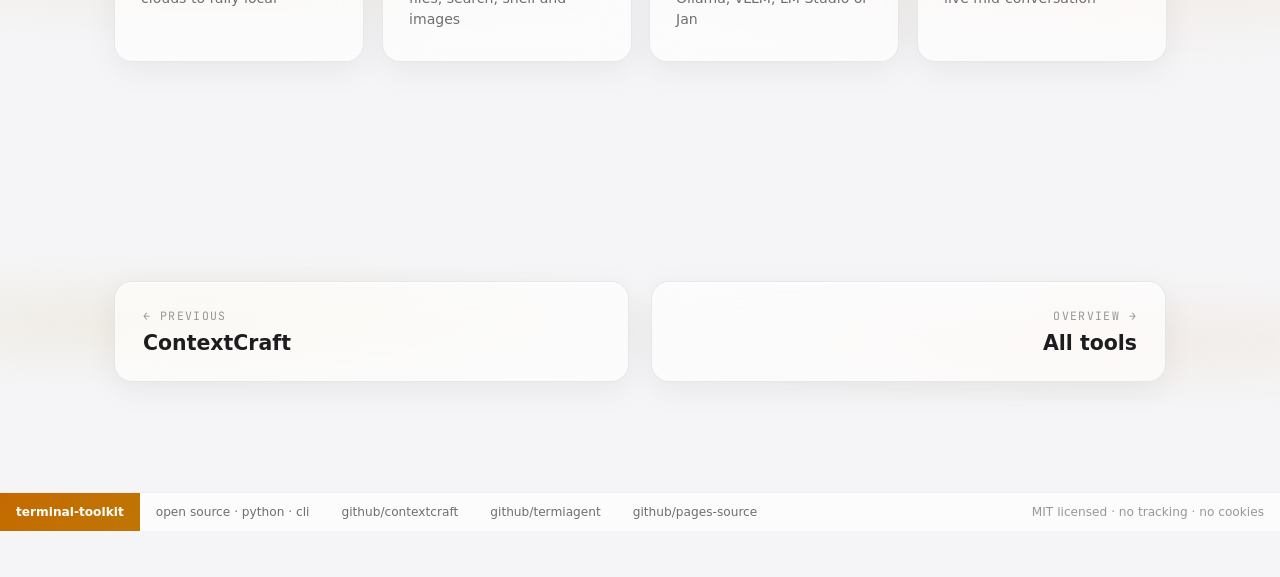
<file: termiagent3.html>
<!DOCTYPE html>
<html lang="en">
<head>
  <meta charset="UTF-8" />
  <meta name="viewport" content="width=device-width, initial-scale=1.0, viewport-fit=cover" />
  <title>TermiAgent — Universal Terminal AI Coding Agent</title>
  <meta name="description" content="TermiAgent is an autonomous terminal AI coding agent that connects to any LLM provider or local model — vision input, image generation, file editing and shell execution included." />
  <link rel="icon" href="data:image/svg+xml,%3Csvg xmlns='http://www.w3.org/2000/svg' viewBox='0 0 32 32'%3E%3Cdefs%3E%3ClinearGradient id='g' x1='0' y1='0' x2='1' y2='1'%3E%3Cstop offset='0' stop-color='%23c061cb'/%3E%3Cstop offset='1' stop-color='%23e95420'/%3E%3C/linearGradient%3E%3C/defs%3E%3Crect width='32' height='32' rx='8' fill='url(%23g)'/%3E%3Cpath d='M12 10l-6 6 6 6M20 10l6 6-6 6' stroke='white' stroke-width='2.4' fill='none' stroke-linecap='round' stroke-linejoin='round'/%3E%3C/svg%3E" />
  <link rel="preconnect" href="https://fonts.googleapis.com" />
  <link rel="preconnect" href="https://fonts.gstatic.com" crossorigin />
  <link href="https://fonts.googleapis.com/css2?family=Ubuntu:wght@400;500;700&family=JetBrains+Mono:wght@400;500;700&display=swap" rel="stylesheet" />
  <link rel="stylesheet" href="css/style3.css" />
</head>
<body data-accent="ta">

  <div class="bg" aria-hidden="true">
    <div class="orb o1" data-speed="0.06"></div>
    <div class="orb o2" data-speed="0.10"></div>
    <div class="orb o3" data-speed="0.04"></div>
    <div class="grid"></div>
  </div>

  <div class="progress" aria-hidden="true"></div>
  <div class="cursor-glow" aria-hidden="true"></div>

  <header class="nav">
    <div class="wm-left">
      <a class="brand" href="index.html">
        <span class="logo">
          <svg width="16" height="16" viewBox="0 0 24 24" fill="none" stroke="currentColor" stroke-width="2.6" stroke-linecap="round" stroke-linejoin="round"><path d="M8 6l-5 6 5 6"/><path d="M16 6l5 6-5 6"/></svg>
        </span>
        terminal-toolkit
      </a>
      <nav class="nav-links" aria-label="Main">
        <a href="index.html">1 Overview</a>
        <a href="contextcraft3.html">2 ContextCraft</a>
        <a href="termiagent3.html">3 TermiAgent</a>
      </nav>
    </div>
    <div class="wm-clock"><span class="clock" id="clock">--:--</span></div>
    <div class="wm-right">
    <a class="nav-gh" href="https://github.com/Jonny-IT1/termiagent" target="_blank" rel="noopener" aria-label="TermiAgent on GitHub">
      <svg width="18" height="18" viewBox="0 0 24 24" fill="currentColor" aria-hidden="true"><path d="M12 .5C5.65.5.5 5.65.5 12c0 5.08 3.29 9.39 7.86 10.91.58.11.79-.25.79-.56 0-.27-.01-1.17-.02-2.12-3.2.7-3.88-1.36-3.88-1.36-.52-1.33-1.28-1.68-1.28-1.68-1.04-.71.08-.7.08-.7 1.15.08 1.76 1.19 1.76 1.19 1.03 1.75 2.69 1.25 3.34.95.1-.74.4-1.25.72-1.54-2.55-.29-5.24-1.28-5.24-5.68 0-1.26.45-2.28 1.19-3.09-.12-.29-.52-1.46.11-3.05 0 0 .97-.31 3.18 1.18.92-.26 1.9-.38 2.88-.39.98.01 1.96.13 2.88.39 2.2-1.49 3.17-1.18 3.17-1.18.63 1.59.23 2.76.12 3.05.74.81 1.18 1.83 1.18 3.09 0 4.41-2.69 5.38-5.25 5.66.41.35.77 1.05.77 2.12 0 1.53-.01 2.76-.01 3.14 0 .3.2.67.8.55A11.52 11.52 0 0 0 23.5 12C23.5 5.65 18.35.5 12 .5z"/></svg>
    </a>
    <button class="nav-toggle" aria-label="Menu" aria-expanded="false" type="button">
      <span></span><span></span><span></span>
    </button>
    </div>
  </header>

  <main>
    <!-- ============ HERO ============ -->
    <section class="hero">
      <canvas class="net" aria-hidden="true"></canvas>
      <div class="wrap hero-grid">
        <div>
          <span class="eyebrow fade" style="--d:.05s">Autonomous &middot; Universal &middot; Terminal</span>
          <h1 class="hero-title">
            <span class="word" style="animation-delay:.05s">One agent.</span><br />
            <span class="word grad-text" style="animation-delay:.15s">Every model.</span>
          </h1>
          <p class="hero-sub fade" style="--d:.45s">
            <strong>TermiAgent</strong> is an open-source AI coding agent that lives in your terminal.
            It inspects codebases, edits files, runs commands and generates images — powered by any
            cloud provider or a 100% local LLM. Switch models live, mid-conversation.
          </p>
          <div class="hero-cta fade" style="--d:.58s">
            <button class="cmd-pill" type="button" data-copy="pip install termiagent">
              <span class="dollar">$</span> pip install termiagent
              <svg class="copy-mini" width="15" height="15" viewBox="0 0 24 24" fill="none" stroke="currentColor" stroke-width="2" stroke-linecap="round" stroke-linejoin="round"><rect x="9" y="9" width="12" height="12" rx="2"/><path d="M5 15V5a2 2 0 0 1 2-2h10"/></svg>
            </button>
            <a class="btn btn-ghost" href="https://github.com/Jonny-IT1/termiagent" target="_blank" rel="noopener">
              <svg width="16" height="16" viewBox="0 0 24 24" fill="currentColor" aria-hidden="true"><path d="M12 .5C5.65.5.5 5.65.5 12c0 5.08 3.29 9.39 7.86 10.91.58.11.79-.25.79-.56 0-.27-.01-1.17-.02-2.12-3.2.7-3.88-1.36-3.88-1.36-.52-1.33-1.28-1.68-1.28-1.68-1.04-.71.08-.7.08-.7 1.15.08 1.76 1.19 1.76 1.19 1.03 1.75 2.69 1.25 3.34.95.1-.74.4-1.25.72-1.54-2.55-.29-5.24-1.28-5.24-5.68 0-1.26.45-2.28 1.19-3.09-.12-.29-.52-1.46.11-3.05 0 0 .97-.31 3.18 1.18.92-.26 1.9-.38 2.88-.39.98.01 1.96.13 2.88.39 2.2-1.49 3.17-1.18 3.17-1.18.63 1.59.23 2.76.12 3.05.74.81 1.18 1.83 1.18 3.09 0 4.41-2.69 5.38-5.25 5.66.41.35.77 1.05.77 2.12 0 1.53-.01 2.76-.01 3.14 0 .3.2.67.8.55A11.52 11.52 0 0 0 23.5 12C23.5 5.65 18.35.5 12 .5z"/></svg>
              View on GitHub
            </a>
          </div>
          <div class="hero-meta">
            <span class="chip c3">Python 3.9+</span>
            <span class="chip c4">Vision &amp; image generation</span>
            <span class="chip c3">REPL + one-shot mode</span>
          </div>
        </div>
        <div class="hero-visual fade" style="--d:.65s">
          <div class="glow" aria-hidden="true"></div>
          <div class="term" data-wobble>
            <div class="term-head">
              <span class="term-title">user@localhost: ~/project &mdash; Terminal</span>
              <span class="term-actions"><button class="csd-close" type="button" aria-label="Close terminal" title="Close terminal">&#215;</button></span>
            </div>
            <div class="term-body" data-term="ta"></div>
          </div>
        </div>
      </div>
    </section>

    <!-- ============ PROVIDER MARQUEE ============ -->
    <section style="padding-top:0">
      <div class="wrap">
        <div class="section-head reveal" style="text-align:center;margin-inline:auto">
          <span class="eyebrow">Zero lock-in</span>
          <h2 class="section-title">Bring <span class="grad-text">any</span> model</h2>
        </div>
      </div>
      <div class="marquee reveal" aria-label="Supported AI providers">
        <div class="marquee-track">
          <span class="chip c3">Google Gemini</span>
          <span class="chip c3">Anthropic Claude</span>
          <span class="chip c3">OpenAI GPT</span>
          <span class="chip c3">DeepSeek</span>
          <span class="chip c3">Mistral</span>
          <span class="chip c3">MiniMax</span>
          <span class="chip c3">Cohere</span>
          <span class="chip c3">Perplexity</span>
          <span class="chip c3">Together AI</span>
          <span class="chip c3">Fireworks</span>
          <span class="chip c3">Groq</span>
          <span class="chip c3">HuggingFace</span>
          <span class="chip c4">Ollama</span>
          <span class="chip c4">vLLM</span>
          <span class="chip c4">LM Studio</span>
          <span class="chip c4">Jan</span>
          <span class="chip c3">Google Gemini</span>
          <span class="chip c3">Anthropic Claude</span>
          <span class="chip c3">OpenAI GPT</span>
          <span class="chip c3">DeepSeek</span>
          <span class="chip c3">Mistral</span>
          <span class="chip c3">MiniMax</span>
          <span class="chip c3">Cohere</span>
          <span class="chip c3">Perplexity</span>
          <span class="chip c3">Together AI</span>
          <span class="chip c3">Fireworks</span>
          <span class="chip c3">Groq</span>
          <span class="chip c3">HuggingFace</span>
          <span class="chip c4">Ollama</span>
          <span class="chip c4">vLLM</span>
          <span class="chip c4">LM Studio</span>
          <span class="chip c4">Jan</span>
        </div>
      </div>
    </section>

    <!-- ============ FEATURES ============ -->
    <section>
      <div class="wrap">
        <div class="section-head reveal">
          <span class="eyebrow">Key features</span>
          <h2 class="section-title">An agent that <span class="grad-text">actually acts</span></h2>
        </div>
        <div class="grid-cards stagger">
          <div class="card glass">
            <div class="card-icon">
              <svg width="22" height="22" viewBox="0 0 24 24" fill="none" stroke="currentColor" stroke-width="2" stroke-linecap="round" stroke-linejoin="round"><path d="M9 18V5l12-2v13"/><circle cx="6" cy="18" r="3"/><circle cx="18" cy="16" r="3"/></svg>
            </div>
            <h3>Universal providers</h3>
            <p>Connect frontier clouds or run fully offline with Ollama, vLLM, LM Studio and Jan. Modern, legacy and vision models are all in the catalog.</p>
          </div>
          <div class="card glass">
            <div class="card-icon">
              <svg width="22" height="22" viewBox="0 0 24 24" fill="none" stroke="currentColor" stroke-width="2" stroke-linecap="round" stroke-linejoin="round"><path d="M2 12s3-7 10-7 10 7 10 7-3 7-10 7-10-7-10-7z"/><circle cx="12" cy="12" r="3"/></svg>
            </div>
            <h3>Multimodal vision</h3>
            <p>Drop screenshots, diagrams and UI mockups into the conversation and let vision models understand them natively.</p>
          </div>
          <div class="card glass">
            <div class="card-icon">
              <svg width="22" height="22" viewBox="0 0 24 24" fill="none" stroke="currentColor" stroke-width="2" stroke-linecap="round" stroke-linejoin="round"><rect x="3" y="3" width="18" height="18" rx="2"/><circle cx="8.5" cy="8.5" r="1.5"/><path d="M21 15l-5-5L5 21"/></svg>
            </div>
            <h3>Image generation</h3>
            <p>A native generate_image tool produces diagrams, mockups and visual assets straight from text prompts.</p>
          </div>
          <div class="card glass">
            <div class="card-icon">
              <svg width="22" height="22" viewBox="0 0 24 24" fill="none" stroke="currentColor" stroke-width="2" stroke-linecap="round" stroke-linejoin="round"><path d="M17 1l4 4-4 4"/><path d="M3 11V9a4 4 0 0 1 4-4h14"/><path d="M7 23l-4-4 4-4"/><path d="M21 13v2a4 4 0 0 1-4 4H3"/></svg>
            </div>
            <h3>Live model switching</h3>
            <p>Switch the active model mid-conversation with a single slash command — cloud to local and back, without losing context.</p>
          </div>
          <div class="card glass">
            <div class="card-icon">
              <svg width="22" height="22" viewBox="0 0 24 24" fill="none" stroke="currentColor" stroke-width="2" stroke-linecap="round" stroke-linejoin="round"><path d="M4 17l6-6-6-6"/><path d="M12 19h8"/></svg>
            </div>
            <h3>Autonomous tools</h3>
            <p>view_file, write_file, edit_file, search_codebase, generate_image and run_shell_command — a complete toolbelt for real work.</p>
          </div>
          <div class="card glass">
            <div class="card-icon">
              <svg width="22" height="22" viewBox="0 0 24 24" fill="none" stroke="currentColor" stroke-width="2" stroke-linecap="round" stroke-linejoin="round"><path d="M12 3v18"/><path d="M8 7l4-4 4 4"/><path d="M8 17l4 4 4-4"/></svg>
            </div>
            <h3>Python SDK inside</h3>
            <p>Import the agent into your own Python projects and run turns programmatically — the CLI is only the beginning.</p>
          </div>
        </div>
      </div>
    </section>

    <!-- ============ REPL + ONE-SHOT ============ -->
    <section>
      <div class="wrap split">
        <div class="reveal">
          <span class="eyebrow">Usage</span>
          <h2 class="section-title">Chat, command, <span class="grad-text">or script</span></h2>
          <p class="lead">
            Start an interactive Rich-powered REPL in your project directory, or fire a
            single instruction from the command line and let the agent work.
          </p>
          <div class="cmd-list">
            <div class="cmd-item">
              <code class="sig">termiagent</code>
              <p>Start the interactive chat mode in any project directory.</p>
            </div>
            <div class="cmd-item">
              <code class="sig">termiagent -p "…"</code>
              <p>One-shot mode: run a single instruction directly from the command line.</p>
            </div>
          </div>
          <div class="chips" style="margin-top:22px">
            <span class="chip">/model</span>
            <span class="chip">/clear</span>
            <span class="chip">/history</span>
            <span class="chip">/help</span>
            <span class="chip">/exit</span>
          </div>
        </div>
        <div class="reveal">
          <div class="code">
            <button class="copy-btn" type="button" data-copy="from termiagent import TermiAgent, UniversalLLMProvider

provider = UniversalLLMProvider(model_name=&quot;gemini/gemini-2.0-flash&quot;)
agent = TermiAgent(provider=provider, work_dir=&quot;./my_project&quot;)
response = agent.run_turn(&quot;Refactor main.py to use async functions&quot;)">copy</button>
<pre><span class="k">from</span> <span class="f">termiagent</span> <span class="k">import</span> TermiAgent, UniversalLLMProvider

<span class="cm"># 1. Pick any provider - cloud or local</span>
provider = <span class="f">UniversalLLMProvider</span>(
    model_name=<span class="s">"gemini/gemini-2.0-flash"</span>
)

<span class="cm"># 2. Instantiate the agent in a target directory</span>
agent = <span class="f">TermiAgent</span>(provider=provider, work_dir=<span class="s">"./my_project"</span>)

<span class="cm"># 3. Execute a turn programmatically</span>
response = agent.<span class="f">run_turn</span>(<span class="s">"Refactor main.py to use async functions"</span>)
<span class="f">print</span>(<span class="s">"Agent response:"</span>, response)</pre>
          </div>
        </div>
      </div>
    </section>

    <!-- ============ STATS ============ -->
    <section>
      <div class="wrap">
        <div class="stats stagger">
          <div class="stat glass">
            <div class="num" data-counter="20" data-suffix="+">0</div>
            <div class="lbl">AI providers, from frontier clouds to fully local</div>
          </div>
          <div class="stat glass">
            <div class="num" data-counter="6">0</div>
            <div class="lbl">autonomous agent tools for files, search, shell and images</div>
          </div>
          <div class="stat glass">
            <div class="num" data-counter="100" data-suffix="%">0%</div>
            <div class="lbl">offline capable with Ollama, vLLM, LM Studio or Jan</div>
          </div>
          <div class="stat glass">
            <div class="num" data-counter="1">0</div>
            <div class="lbl">command to switch models live mid-conversation</div>
          </div>
        </div>
      </div>
    </section>

    <!-- ============ PAGE NAV ============ -->
    <section>
      <div class="wrap page-nav">
        <a class="pn glass" href="contextcraft3.html">
          <span class="dir">&larr; Previous</span>
          <span class="name">ContextCraft</span>
        </a>
        <a class="pn right glass" href="index.html">
          <span class="dir">Overview &rarr;</span>
          <span class="name">All tools</span>
        </a>
      </div>
    </section>
  </main>

  <footer>
    <div class="footer-bar">
      <span class="fseg fseg-accent">terminal-toolkit</span>
      <span class="fseg">open source &middot; python &middot; cli</span>
      <a class="fseg" href="https://github.com/Jonny-IT1/contextcraft" target="_blank" rel="noopener">github/contextcraft</a>
      <a class="fseg" href="https://github.com/Jonny-IT1/termiagent" target="_blank" rel="noopener">github/termiagent</a>
      <a class="fseg" href="https://github.com/Jonny-IT1/jonny-it1.github.io" target="_blank" rel="noopener">github/pages-source</a>
      <span class="fseg fseg-right">MIT licensed &middot; no tracking &middot; no cookies</span>
    </div>
  </footer>

  <button class="top-btn" type="button" aria-label="Back to top">
    <svg width="18" height="18" viewBox="0 0 24 24" fill="none" stroke="currentColor" stroke-width="2" stroke-linecap="round" stroke-linejoin="round"><path d="M12 19V5M5 12l7-7 7 7"/></svg>
  </button>

  <script src="js/main3.js"></script>
</body>
</html>
</file>
<file: css/style.css>
/* ============================================================
   Terminal Toolkit — ContextCraft × TermiAgent
   Variant 3 "MODERN SPATIAL GLASS" (v6): translucent UI with
   dual dark/light themes (CSS tokens + manual toggle), frosted
   hairline glass, blue/indigo accents, soft mesh-gradient
   wallpaper, mono micro-labels, plus the full motion pack
   (wobble, winOpen, floaty, sheen, conic borders, dock
   magnification, magnetic buttons, staggered reveals).
   ============================================================ */

/* ---------- 1. Tokens & reset ---------- */
*,
*::before,
*::after { box-sizing: border-box; margin: 0; padding: 0; }

:root {
  /* dark theme (default) — spatial glass surfaces */
  --bg: #0A0A0C;
  --bg-2: #101014;
  --panel: rgba(255, 255, 255, 0.05);
  --panel-solid: #141419;
  --surface-nav: rgba(28, 28, 32, 0.68);
  --surface-window: rgba(28, 28, 32, 0.66);
  --surface-code: rgba(22, 22, 27, 0.72);
  --surface-footer: rgba(18, 18, 22, 0.6);
  --surface-float: rgba(30, 30, 36, 0.9);
  --headerbar: rgba(44, 44, 50, 0.5);
  --text: #F5F5F7;
  --muted: #98989D;
  --dim: rgba(245, 245, 247, 0.42);
  --line-soft: rgba(255, 255, 255, 0.08);
  --line: rgba(255, 255, 255, 0.12);
  --line-strong: rgba(255, 255, 255, 0.2);
  --tint-0: rgba(255, 255, 255, 0.04);
  --tint-1: rgba(255, 255, 255, 0.06);
  --tint-2: rgba(255, 255, 255, 0.11);
  --tint-3: rgba(255, 255, 255, 0.16);
  --hl-soft: rgba(255, 255, 255, 0.06);
  --hl-mid: rgba(255, 255, 255, 0.10);
  --hl-strong: rgba(255, 255, 255, 0.16);
  --hl-active: rgba(255, 255, 255, 0.22);
  --hl-max: rgba(255, 255, 255, 0.28);
  --glass-hover: rgba(255, 255, 255, 0.07);
  --spot: rgba(255, 255, 255, 0.085);
  --sheen: rgba(255, 255, 255, 0.06);
  --radius: 18px;
  --radius-pill: 999px;
  --shadow: 0 12px 40px rgba(0, 0, 0, 0.45), inset 0 1px 0 var(--hl-soft);
  --shadow-big: 0 40px 90px -36px rgba(0, 0, 0, 0.7), 0 12px 40px rgba(0, 0, 0, 0.3), 0 0 60px -30px color-mix(in srgb, var(--a1) 25%, transparent), inset 0 1px 0 var(--hl-strong);
  --shadow-card: 0 24px 54px -24px rgba(0, 0, 0, 0.7), 0 0 40px -30px color-mix(in srgb, var(--a1) 20%, transparent), inset 0 1px 0 var(--hl-strong);
  --shadow-card-hover: 0 26px 58px -24px rgba(0, 0, 0, 0.7), 0 0 44px -16px color-mix(in srgb, var(--a1) 30%, transparent), inset 0 1px 0 var(--hl-strong);
  --shadow-float: 0 12px 34px -14px rgba(0, 0, 0, 0.5);
  --blur: blur(24px) saturate(1.8);
  /* warm accents */
  --warm-1: #ff6b35;
  --warm-2: #ff9f0a;
  /* page accent: clear blue + amber (spec 11.11.2026) */
  --a1: #0A84FF;
  --a2: #FF9F0A;
  --green: #30D158;
  --red: #FF453A;
  --warn: #FFD60A;
  --grad-mid: #64D2FF;
  --chip-1: #6EE79A;
  --chip-2: #74C7FF;
  --chip-3: #FFA06A;
  --chip-4: #FFD29A;
  --syn-cm: #98989D;
  --syn-k: #FF9F0A;
  --syn-s: #30D158;
  --syn-f: #64D2FF;
  --syn-n: #FFD60A;
  --syn-p: #0A84FF;
  --scroll-thumb: rgba(255, 255, 255, 0.18);
  --dot: rgba(255, 255, 255, 0.055);
  --vignette: rgba(3, 4, 6, 0.6);
  --orb-1: rgba(10, 132, 255, 0.15);
  --orb-2: rgba(255, 159, 10, 0.15);
  --orb-3: rgba(94, 92, 230, 0.15);
  --bg-wash:
    radial-gradient(1100px 760px at 12% -8%, rgba(10, 132, 255, 0.15), transparent 60%),
    radial-gradient(900px 680px at 104% 12%, rgba(255, 159, 10, 0.15), transparent 55%),
    radial-gradient(1000px 900px at 50% 118%, rgba(94, 92, 230, 0.15), transparent 62%),
    radial-gradient(760px 620px at 86% 78%, rgba(255, 107, 53, 0.09), transparent 60%),
    linear-gradient(180deg, #101014 0%, #0A0A0C 42%, #0D0D11 100%);
  --nav-h: 56px;
  --nav-float: 12px;
  --font-display: system-ui, -apple-system, "Inter", "Segoe UI", Roboto, sans-serif;
  --font-body: system-ui, -apple-system, "Inter", "Segoe UI", Roboto, sans-serif;
  --font-mono: "JetBrains Mono", "Fira Code", Consolas, ui-monospace, monospace;
}

/* light theme — manual toggle (JS sets data-theme on the root element) */
html[data-theme="light"] {
  --bg: #F5F5F7;
  --bg-2: #FFFFFF;
  --panel: rgba(255, 255, 255, 0.65);
  --panel-solid: #FFFFFF;
  --surface-nav: rgba(255, 255, 255, 0.72);
  --surface-window: rgba(255, 255, 255, 0.72);
  --surface-code: rgba(255, 255, 255, 0.8);
  --surface-footer: rgba(255, 255, 255, 0.7);
  --surface-float: rgba(255, 255, 255, 0.92);
  --headerbar: rgba(255, 255, 255, 0.6);
  --text: #1D1D1F;
  --muted: #6E6E73;
  --dim: rgba(29, 29, 31, 0.45);
  --line-soft: rgba(0, 0, 0, 0.06);
  --line: rgba(0, 0, 0, 0.08);
  --line-strong: rgba(0, 0, 0, 0.14);
  --tint-0: rgba(0, 0, 0, 0.03);
  --tint-1: rgba(0, 0, 0, 0.05);
  --tint-2: rgba(0, 0, 0, 0.08);
  --tint-3: rgba(0, 0, 0, 0.12);
  --hl-soft: rgba(255, 255, 255, 0.5);
  --hl-mid: rgba(255, 255, 255, 0.65);
  --hl-strong: rgba(255, 255, 255, 0.8);
  --hl-active: rgba(255, 255, 255, 0.85);
  --hl-max: rgba(255, 255, 255, 0.9);
  --glass-hover: rgba(255, 255, 255, 0.8);
  --spot: rgba(255, 255, 255, 0.55);
  --sheen: rgba(255, 255, 255, 0.5);
  --shadow: 0 8px 32px rgba(0, 0, 0, 0.06), inset 0 1px 0 var(--hl-soft);
  --shadow-big: 0 8px 32px rgba(0, 0, 0, 0.08), 0 24px 64px -28px rgba(0, 0, 0, 0.16), 0 0 60px -30px color-mix(in srgb, var(--a1) 15%, transparent), inset 0 1px 0 var(--hl-strong);
  --shadow-card: 0 8px 32px rgba(0, 0, 0, 0.06), 0 0 40px -30px color-mix(in srgb, var(--a1) 12%, transparent), inset 0 1px 0 var(--hl-strong);
  --shadow-card-hover: 0 12px 40px rgba(0, 0, 0, 0.1), 0 0 44px -16px color-mix(in srgb, var(--a1) 18%, transparent), inset 0 1px 0 var(--hl-strong);
  --shadow-float: 0 8px 32px rgba(0, 0, 0, 0.1);
  --blur: blur(20px) saturate(1.8);
  --green: #1F8A3C;
  --red: #D70015;
  --warn: #B25E00;
  --grad-mid: #5AC8FA;
  --chip-1: #1F8A3C;
  --chip-2: #0A6EBD;
  --chip-3: #C46A00;
  --chip-4: #8A6D00;
  --syn-cm: #6E6E73;
  --syn-k: #B25000;
  --syn-s: #1F8A3C;
  --syn-f: #0A6EBD;
  --syn-n: #8A6D00;
  --syn-p: #0071E3;
  --scroll-thumb: rgba(0, 0, 0, 0.2);
  --dot: rgba(0, 0, 0, 0.05);
  --vignette: rgba(255, 255, 255, 0.5);
  --orb-1: rgba(10, 132, 255, 0.15);
  --orb-2: rgba(255, 159, 10, 0.15);
  --orb-3: rgba(94, 92, 230, 0.15);
  --bg-wash:
    radial-gradient(1100px 760px at 12% -8%, rgba(10, 132, 255, 0.15), transparent 60%),
    radial-gradient(900px 680px at 104% 12%, rgba(255, 159, 10, 0.15), transparent 55%),
    radial-gradient(1000px 900px at 50% 118%, rgba(94, 92, 230, 0.15), transparent 62%),
    radial-gradient(760px 620px at 86% 78%, rgba(255, 107, 53, 0.1), transparent 60%),
    linear-gradient(180deg, #FFFFFF 0%, #F5F5F7 42%, #EDEDF0 100%);
}

body[data-accent="cc"] { --a1: #5E5CE6; --a2: #64D2FF; --grad-mid: #9AC8FF; }
body[data-accent="ta"] { --a1: #FF9F0A; --a2: #FFD60A; --grad-mid: #FFB340; }
html[data-theme="light"] body[data-accent="ta"] { --a1: #C46A00; --a2: #B8860B; }

html { scroll-behavior: smooth; }

body {
  font-family: var(--font-body);
  background: var(--bg);
  color: var(--text);
  overflow-x: hidden;
  -webkit-font-smoothing: antialiased;
  text-rendering: optimizeLegibility;
}

a { color: inherit; text-decoration: none; }
ul { list-style: none; }
svg { display: block; }

p { overflow-wrap: break-word; }

::selection { background: var(--a1); color: #fff; }

a:focus-visible,
button:focus-visible {
  outline: 2px solid var(--a1);
  outline-offset: 2px;
  border-radius: 6px;
}

* { scrollbar-width: thin; scrollbar-color: var(--scroll-thumb) transparent; }
::-webkit-scrollbar { width: 10px; height: 10px; }
::-webkit-scrollbar-thumb { background: var(--scroll-thumb); border-radius: 999px; }
::-webkit-scrollbar-thumb:hover { background: var(--a1); }
::-webkit-scrollbar-track { background: transparent; }

/* ---------- 2. Ambient wallpaper (nebula mesh + vignette + grain) ---------- */
.bg {
  position: fixed;
  inset: 0;
  z-index: -2;
  overflow: hidden;
  background: var(--bg-wash);
}
/* vignette + ultra-fine film grain for depth */
/* fine technical dot grid over the wallpaper (quality pass v2) */
.bg::before {
  content: "";
  position: absolute;
  inset: 0;
  pointer-events: none;
  background-image: radial-gradient(var(--dot) 1px, transparent 1.5px);
  background-size: 26px 26px;
  -webkit-mask-image: radial-gradient(120% 90% at 50% 0%, #000 20%, transparent 78%);
  mask-image: radial-gradient(120% 90% at 50% 0%, #000 20%, transparent 78%);
  opacity: 0.55;
}

.bg::after {
  content: "";
  position: absolute;
  inset: 0;
  pointer-events: none;
  background:
    radial-gradient(130% 95% at 50% 8%, transparent 52%, var(--vignette) 100%),
    url("data:image/svg+xml,%3Csvg xmlns='http://www.w3.org/2000/svg' width='140' height='140'%3E%3Cfilter id='n'%3E%3CfeTurbulence type='fractalNoise' baseFrequency='0.9' numOctaves='2' stitchTiles='stitch'/%3E%3CfeColorMatrix type='saturate' values='0'/%3E%3C/filter%3E%3Crect width='100%25' height='100%25' filter='url(%23n)' opacity='0.035'/%3E%3C/svg%3E");
}

.bg .orb {
  position: absolute;
  border-radius: 50%;
  filter: blur(110px);
  opacity: 1;
  animation: drift 22s ease-in-out infinite alternate;
  translate: var(--ox, 0px) var(--oy, 0px);
  will-change: transform, translate;
}
.bg .orb.o1 {
  width: 560px; height: 560px;
  background: var(--orb-1);
  top: -160px; left: 5vw;
}
.bg .orb.o2 {
  width: 480px; height: 480px;
  background: var(--orb-2);
  top: 24vh; right: 1vw;
  animation-delay: -8s;
}
.bg .orb.o3 {
  width: 420px; height: 420px;
  background: var(--orb-3);
  bottom: -120px; left: 32vw;
  animation-delay: -15s;
}

@keyframes drift {
  to { transform: translate(80px, 60px) scale(1.12); }
}

/* spatial wallpapers have no grid */
.bg .grid { display: none; }

/* ---------- 3. Cursor glow (desktop only, JS-driven) ---------- */
.cursor-glow {
  position: fixed;
  top: 0;
  left: 0;
  width: 560px;
  height: 560px;
  margin: -280px 0 0 -280px;
  border-radius: 50%;
  pointer-events: none;
  z-index: 1;
  background: radial-gradient(circle, color-mix(in srgb, var(--a1) 11%, transparent), transparent 62%);
  opacity: 0;
  transition: opacity 0.6s ease;
  will-change: left, top;
}
body.cursor-on .cursor-glow { opacity: 1; }

/* ---------- 4. Scroll progress ---------- */
.progress {
  position: fixed;
  top: 0; left: 0;
  height: 3px;
  width: 100%;
  z-index: 50;
  border-radius: 0 999px 999px 0;
  background: linear-gradient(90deg, var(--a2), var(--a1), var(--a2));
  background-size: 200% 100%;
  box-shadow: 0 0 14px -2px color-mix(in srgb, var(--a1) 70%, transparent);
  transform: scaleX(0);
  transform-origin: 0 50%;
  transition: transform 80ms linear;
  animation: barFlow 2.2s linear infinite;
}
@keyframes barFlow {
  to { background-position: -200% 0; }
}

/* ---------- 5. Floating glass top bar ---------- */
.nav {
  position: fixed;
  top: var(--nav-float);
  left: 14px;
  right: 14px;
  z-index: 50;
  height: var(--nav-h);
  display: flex;
  justify-content: space-between;
  align-items: stretch;
  background: var(--surface-nav);
  -webkit-backdrop-filter: blur(24px) saturate(1.8);
  backdrop-filter: blur(24px) saturate(1.8);
  border: 1px solid var(--line);
  border-radius: var(--radius);
  transition: box-shadow 0.35s;
}
.nav.scrolled {
  height: 46px;
  box-shadow: var(--shadow-float);
}
.nav.scrolled .brand { font-size: 0.92rem; }
.nav.scrolled .brand .logo { width: 22px; height: 22px; }

.wm-left, .wm-right { display: flex; align-items: stretch; min-width: 0; }

/* centered shell clock */
.wm-clock {
  position: absolute;
  left: 50%;
  top: 0;
  transform: translateX(-50%);
  display: flex;
  align-items: center;
  height: 100%;
  pointer-events: none;
}

.brand {
  display: inline-flex;
  align-items: center;
  gap: 11px;
  padding: 0 18px;
  font-family: var(--font-body);
  font-weight: 700;
  font-size: 1.0rem;
  letter-spacing: 0.01em;
  color: var(--text);
  white-space: nowrap;
}
.brand .logo {
  width: 27px; height: 27px;
  border-radius: 8px;
  display: grid;
  place-items: center;
  background: linear-gradient(135deg, var(--warm-1), var(--warm-2));
  color: #fff;
  flex: none;
  transition: transform 0.25s cubic-bezier(0.34, 1.56, 0.64, 1), filter 0.25s;
}
.brand:hover .logo { transform: scale(1.08) rotate(-4deg); filter: brightness(1.14); }

/* workspace pills */
.nav-links { display: flex; align-items: center; gap: 7px; padding: 0 12px; }
.nav-links a {
  display: inline-flex;
  align-items: center;
  padding: 10px 18px;
  min-height: 44px;
  font-family: var(--font-mono);
  font-weight: 500;
  font-size: 0.8rem;
  letter-spacing: 0.06em;
  text-transform: uppercase;
  border-radius: var(--radius-pill);
  color: var(--muted);
  background: var(--tint-1);
  box-shadow: inset 0 0 0 1px var(--line-soft);
  transition: color 0.22s, background 0.22s, transform 0.22s;
  white-space: nowrap;
}
.nav-links a:hover {
  color: var(--text);
  background: var(--tint-2);
  transform: translateY(-1px);
}
.nav-links a.active {
  color: #fff;
  background: linear-gradient(135deg, var(--a1), color-mix(in srgb, var(--a1) 55%, var(--a2)));
  box-shadow: 0 4px 16px -6px color-mix(in srgb, var(--a1) 75%, transparent), inset 0 1px 0 var(--hl-active);
}

/* shell clock */
.clock {
  display: inline-flex;
  align-items: center;
  padding: 0 14px;
  font-family: var(--font-mono);
  font-weight: 600;
  font-size: 0.88rem;
  color: var(--text);
  letter-spacing: 0.03em;
  font-variant-numeric: tabular-nums;
  white-space: nowrap;
  user-select: none;
}

.nav-gh {
  width: 46px;
  display: grid;
  place-items: center;
  border-radius: var(--radius-pill);
  margin: 6px 8px;
  color: var(--muted);
  transition: color 0.25s, background 0.25s;
  flex: none;
}
.nav-gh:hover {
  color: var(--text);
  background: var(--tint-2);
}

/* theme toggle (injected by JS into the bar) */
.theme-toggle {
  width: 44px;
  display: grid;
  place-items: center;
  border: none;
  background: transparent;
  color: var(--muted);
  border-radius: var(--radius-pill);
  margin: 6px 2px;
  cursor: pointer;
  flex: none;
  transition: color 0.25s, background 0.25s, transform 0.25s cubic-bezier(0.34, 1.56, 0.64, 1);
}
.theme-toggle:hover { color: var(--text); background: var(--tint-2); transform: translateY(-1px); }
.theme-toggle:active { transform: scale(0.94); }
.theme-toggle svg { width: 19px; height: 19px; }
.theme-toggle .icon-moon { display: none; }
html[data-theme="light"] .theme-toggle .icon-sun { display: none; }
html[data-theme="light"] .theme-toggle .icon-moon { display: block; }

.nav-toggle {
  display: none;
  width: 46px;
  border: none;
  background: transparent;
  color: var(--text);
  cursor: pointer;
  flex-direction: column;
  align-items: center;
  justify-content: center;
  gap: 5px;
  flex: none;
}
.nav-toggle span {
  display: block;
  width: 18px;
  height: 2px;
  border-radius: 2px;
  background: currentColor;
  transition: transform 0.3s cubic-bezier(0.34, 1.56, 0.64, 1), opacity 0.25s;
}
.nav-toggle span:nth-child(2) { width: 13px; align-self: flex-start; margin-left: 9px; }
body.nav-open .nav-toggle span:nth-child(1) { transform: translateY(7px) rotate(45deg); }
body.nav-open .nav-toggle span:nth-child(2) { opacity: 0; transform: translateX(-6px); }
body.nav-open .nav-toggle span:nth-child(3) { transform: translateY(-7px) rotate(-45deg); }

/* ---------- 6. Buttons (pill, glow-grade) ---------- */
.btn {
  display: inline-flex;
  align-items: center;
  gap: 9px;
  padding: 14px 28px;
  border-radius: var(--radius-pill);
  font-family: var(--font-mono);
  font-weight: 600;
  font-size: 0.82rem;
  line-height: 1;
  letter-spacing: 0.08em;
  text-transform: uppercase;
  cursor: pointer;
  border: none;
  transition: transform 0.22s cubic-bezier(0.34, 1.56, 0.64, 1), translate 0.25s cubic-bezier(0.34, 1.56, 0.64, 1), box-shadow 0.22s, background 0.22s, filter 0.22s, color 0.22s;
}
.btn .arrow { transition: transform 0.25s; }
.btn:hover .arrow { transform: translateX(4px); }
.btn:active { transform: scale(0.97); }

.btn-primary {
  position: relative;
  background: linear-gradient(135deg, var(--a1), color-mix(in srgb, var(--a1) 52%, var(--a2)) 55%, var(--a2));
  color: #fff;
  box-shadow:
    0 10px 30px -10px color-mix(in srgb, var(--a1) 70%, transparent),
    inset 0 1px 0 var(--hl-max);
}
.btn-primary:hover {
  filter: brightness(1.08);
  transform: translateY(-2px) scale(1.01);
  box-shadow:
    0 18px 42px -14px color-mix(in srgb, var(--a1) 80%, transparent),
    0 0 30px -6px color-mix(in srgb, var(--a2) 40%, transparent),
    inset 0 1px 0 var(--hl-max);
}

.btn-ghost {
  background: var(--tint-1);
  color: var(--text);
  box-shadow: inset 0 0 0 1px var(--line), inset 0 1px 0 var(--hl-soft);
}
.btn-ghost:hover {
  background: var(--tint-2);
  transform: translateY(-2px) scale(1.01);
  box-shadow: inset 0 0 0 1px color-mix(in srgb, var(--a1) 45%, transparent), 0 8px 26px -14px color-mix(in srgb, var(--a1) 45%, transparent);
}

/* ---------- 7. Layout primitives ---------- */
.wrap {
  max-width: 1180px;
  margin-inline: auto;
  padding-inline: max(clamp(20px, 5vw, 64px), env(safe-area-inset-left));
}

section { position: relative; padding-block: clamp(56px, 9vw, 110px); }

/* ambient aurora glow behind every section */
section::before {
  content: "";
  position: absolute;
  inset: 14% -12% 14% -12%;
  z-index: -1;
  pointer-events: none;
  background:
    radial-gradient(46% 42% at 22% 46%, color-mix(in srgb, var(--a2) 8%, transparent), transparent 70%),
    radial-gradient(46% 42% at 80% 54%, color-mix(in srgb, var(--a1) 6%, transparent), transparent 70%);
}

.section-head { max-width: 720px; margin-bottom: clamp(34px, 5vw, 56px); }

/* pill badge eyebrow — terminal prompt style */
.eyebrow {
  display: inline-flex;
  align-items: center;
  gap: 9px;
  font-family: var(--font-mono);
  font-size: 0.74rem;
  font-weight: 600;
  letter-spacing: 0.09em;
  text-transform: uppercase;
  color: var(--a1);
  background: color-mix(in srgb, var(--a1) 14%, transparent);
  box-shadow: inset 0 0 0 1px color-mix(in srgb, var(--a1) 32%, transparent), 0 0 22px -8px color-mix(in srgb, var(--a1) 55%, transparent);
  border-radius: var(--radius-pill);
  padding: 5px 14px;
  margin-bottom: 20px;
}

.section-title {
  font-family: var(--font-display);
  font-weight: 800;
  font-size: clamp(1.9rem, 4.2vw, 3.2rem);
  line-height: 1.1;
  letter-spacing: -0.025em;
  margin-bottom: 16px;
}

.section-sub {
  color: var(--muted);
  font-size: clamp(0.95rem, 1.6vw, 1.02rem);
  line-height: 1.75;
}

.grad-text {
  background: linear-gradient(92deg, var(--a1), var(--grad-mid) 38%, var(--a2) 76%, var(--a1));
  background-size: 220% auto;
  -webkit-background-clip: text;
  background-clip: text;
  color: transparent;
  filter: drop-shadow(0 0 26px color-mix(in srgb, var(--a1) 26%, transparent));
  animation: shimmer 4.5s linear infinite;
}
@keyframes shimmer {
  to { background-position: 220% center; }
}

/* ---------- 8. Hero ---------- */
.hero {
  position: relative;
  min-height: 100svh;
  display: flex;
  align-items: center;
  padding-top: calc(var(--nav-h) + var(--nav-float) + 44px);
  padding-bottom: 60px;
}

.hero-grid {
  display: grid;
  grid-template-columns: 1.05fr 0.95fr;
  gap: clamp(32px, 5vw, 60px);
  align-items: center;
  width: 100%;
}

.hero-title {
  font-family: var(--font-display);
  font-weight: 800;
  font-size: clamp(2.4rem, 7vw, 5.6rem);
  line-height: 1.02;
  letter-spacing: -0.03em;
  margin-bottom: 22px;
  text-wrap: balance;
}

.hero-sub {
  color: var(--muted);
  font-size: clamp(0.98rem, 1.6vw, 1.14rem);
  line-height: 1.8;
  max-width: 540px;
  margin-bottom: 34px;
  text-wrap: pretty;
}

.hero-cta { display: flex; flex-wrap: wrap; gap: 14px; }

.hero-meta {
  display: flex;
  flex-wrap: wrap;
  gap: 12px;
  margin-top: 30px;
}

/* staggered entrance */
.word {
  display: inline-block;
  opacity: 0;
  transform: translateY(34px);
  filter: blur(4px);
  animation: rise 0.9s cubic-bezier(0.22, 1, 0.36, 1) forwards;
}
@keyframes rise {
  to { opacity: 1; transform: none; filter: blur(0); }
}

.fade {
  opacity: 0;
  animation: rise 0.9s cubic-bezier(0.25, 1, 0.5, 1) forwards;
  animation-delay: var(--d, 0s);
}

.hero-meta .chip {
  opacity: 0;
  animation: pop 0.55s cubic-bezier(0.34, 1.56, 0.64, 1) forwards;
}
.hero-meta .chip:nth-child(1) { animation-delay: 0.55s; }
.hero-meta .chip:nth-child(2) { animation-delay: 0.62s; }
.hero-meta .chip:nth-child(3) { animation-delay: 0.69s; }
.hero-meta .chip:nth-child(4) { animation-delay: 0.76s; }
@keyframes pop {
  from { opacity: 0; transform: translateY(10px) scale(0.85); }
  to { opacity: 1; transform: none; }
}

.hero-visual { position: relative; }

.hero-visual .glow {
  position: absolute;
  inset: -12%;
  z-index: -1;
  background: radial-gradient(closest-side,
    color-mix(in srgb, var(--a1) 22%, transparent),
    color-mix(in srgb, var(--a2) 20%, transparent),
    transparent 75%);
  filter: blur(42px);
}

canvas.net {
  position: absolute;
  inset: 0;
  z-index: -1;
  opacity: 0.45;
  pointer-events: none;
}

/* ---------- 9. Frosted CSD window (translucent UI, premium) ---------- */
.term {
  border-radius: var(--radius);
  background: var(--surface-window);
  -webkit-backdrop-filter: var(--blur);
  backdrop-filter: var(--blur);
  border: 1px solid var(--line);
  overflow: hidden;
  position: relative;
  box-shadow: var(--shadow-big);
  transition: border-color 0.3s, box-shadow 0.3s;
  will-change: transform;
}
@media (hover: hover) {
  .term:hover {
    border-color: color-mix(in srgb, var(--a1) 45%, transparent);
    box-shadow: var(--shadow-big), 0 0 52px -10px color-mix(in srgb, var(--a1) 42%, transparent);
  }
}
.term.is-wobble { transition: none; }

/* CSD header bar: centered title, one close button */
.term-head {
  display: flex;
  align-items: center;
  min-height: 44px;
  padding: 0 12px;
  border-bottom: 1px solid var(--line-soft);
  background: linear-gradient(180deg, var(--hl-mid), transparent), var(--headerbar);
  -webkit-backdrop-filter: blur(20px) saturate(1.8);
  backdrop-filter: blur(20px) saturate(1.8);
}
.term-title {
  flex: 1;
  text-align: center;
  font-family: var(--font-body);
  font-weight: 700;
  font-size: 0.86rem;
  color: var(--text);
  white-space: nowrap;
  overflow: hidden;
  text-overflow: ellipsis;
}
.term-actions {
  display: inline-flex;
  align-items: center;
  margin-left: auto;
  user-select: none;
  white-space: nowrap;
}
/* close button: filled circle */
.csd-close {
  width: 24px;
  height: 24px;
  padding: 0;
  border: 0;
  appearance: none;
  border-radius: 50%;
  display: grid;
  place-items: center;
  background: linear-gradient(135deg, var(--warm-2), var(--warm-1));
  color: #fff;
  font-size: 13px;
  line-height: 1;
  font-family: var(--font-mono);
  cursor: pointer;
  box-shadow: 0 2px 10px -2px color-mix(in srgb, var(--a1) 70%, transparent);
  transition: transform 0.2s cubic-bezier(0.34, 1.56, 0.64, 1), filter 0.2s;
}
.csd-close:hover { transform: scale(1.12); filter: brightness(1.15); }
.csd-close:active { transform: scale(0.94); }

.term-body {
  padding: 20px 22px;
  font-family: var(--font-mono);
  font-size: clamp(0.72rem, 0.55rem + 0.8vw, 0.84rem);
  line-height: 1.8;
  font-variant-numeric: tabular-nums;
  min-height: 300px;
  background:
    radial-gradient(90% 50% at 50% 0%, color-mix(in srgb, var(--a1) 6%, transparent), transparent 70%);
}
.term-body.tight { min-height: 240px; }

.term-body .ln { white-space: pre-wrap; word-break: break-word; }
.term-body .ln .p { color: var(--a1); margin-right: 8px; }
.term-body .ln.ok { color: var(--green); }
.term-body .ln.dim { color: var(--dim); }
.term-body .ln.warn { color: var(--warn); }
.term-body .ln.hl { color: var(--text); text-shadow: 0 0 18px color-mix(in srgb, var(--a2) 45%, transparent); }

.caret {
  display: inline-block;
  width: 8px;
  height: 1.05em;
  margin-left: 2px;
  vertical-align: text-bottom;
  background: var(--a1);
  border-radius: 1px;
  box-shadow: 0 0 10px color-mix(in srgb, var(--a1) 70%, transparent);
  animation: blink 1s steps(1) infinite;
}
@keyframes blink { 50% { opacity: 0; } }

/* ---------- 10. Frosted cards ---------- */
.glass {
  position: relative;
  overflow: hidden;
  border-radius: var(--radius);
  border: 1px solid var(--line);
  background: var(--panel);
  -webkit-backdrop-filter: var(--blur);
  backdrop-filter: var(--blur);
  box-shadow: var(--shadow-card);
  transition: transform 0.3s cubic-bezier(0.25, 1, 0.5, 1), border-color 0.3s, box-shadow 0.3s, background 0.3s;
}
.glass::after {
  content: "";
  position: absolute;
  inset: 0;
  pointer-events: none;
  background: radial-gradient(520px circle at var(--mx, 50%) var(--my, 0%), var(--spot), transparent 42%);
  opacity: 0;
  transition: opacity 0.3s;
}
@media (hover: hover) {
  .glass:hover {
    border-color: color-mix(in srgb, var(--a1) 30%, rgba(255, 255, 255, 0.16));
    background: var(--glass-hover);
    transform: translateY(-2px) scale(1.01);
    box-shadow: var(--shadow-card-hover);
  }
  .glass:hover::after { opacity: 1; }
}

.grid-cards {
  display: grid;
  grid-template-columns: repeat(auto-fit, minmax(clamp(240px, 40vw, 280px), 1fr));
  gap: 18px;
}

.card { padding: clamp(22px, 3vw, 28px); }
.card h3 {
  font-family: var(--font-display);
  font-size: 1.12rem;
  font-weight: 700;
  letter-spacing: -0.005em;
  margin: 18px 0 10px;
}
.card p { color: var(--muted); font-size: 0.93rem; line-height: 1.7; }

/* circular icon tile */
.card-icon {
  width: 46px; height: 46px;
  border-radius: 50%;
  display: grid;
  place-items: center;
  color: #fff;
  background: linear-gradient(135deg, color-mix(in srgb, var(--a1) 88%, transparent), color-mix(in srgb, var(--a2) 75%, var(--a1)));
  box-shadow: 0 8px 22px -8px color-mix(in srgb, var(--a1) 65%, transparent), inset 0 1px 0 rgba(255, 255, 255, 0.25);
  transition: transform 0.35s cubic-bezier(0.34, 1.56, 0.64, 1), filter 0.3s;
}
@media (hover: hover) {
  .card:hover .card-icon {
    transform: scale(1.1) rotate(-6deg);
    filter: brightness(1.15);
  }
}
.card-icon.soft {
  color: var(--a1);
  background: var(--tint-1);
  box-shadow: inset 0 0 0 1px var(--line-strong);
}

/* ---------- 11. Project showcase cards ---------- */
.proj-grid { display: grid; grid-template-columns: repeat(auto-fit, minmax(min(320px, 100%), 1fr)); gap: 24px; }

.proj-card { padding: clamp(24px, 3.4vw, 32px); display: flex; flex-direction: column; gap: 20px; }

.icon-big {
  width: 58px; height: 58px;
  border-radius: 0px;
  display: grid;
  place-items: center;
  color: #fff;
  transition: transform 0.4s cubic-bezier(0.34, 1.56, 0.64, 1);
  flex: none;
}
.cc-theme { background: linear-gradient(135deg, #5E5CE6, #64D2FF); box-shadow: 0 10px 34px -10px rgba(94, 92, 230, 0.55), inset 0 1px 0 var(--hl-max); }
.ta-theme { background: linear-gradient(135deg, #FF9F0A, #FFD60A); box-shadow: 0 10px 34px -10px rgba(255, 159, 10, 0.55), inset 0 1px 0 var(--hl-max); }
.proj-card:hover .icon-big { transform: scale(1.08) rotate(-5deg); }

.proj-card h3 {
  font-family: var(--font-display);
  font-size: 1.55rem;
  font-weight: 700;
  letter-spacing: -0.015em;
}
.proj-card .tagline { color: var(--muted); line-height: 1.7; font-size: 0.96rem; text-wrap: pretty; }

/* pill chips */
.chips { display: flex; flex-wrap: wrap; gap: 8px; }
.chip {
  font-family: var(--font-mono);
  font-weight: 500;
  font-size: 0.72rem;
  letter-spacing: 0.06em;
  text-transform: uppercase;
  padding: 5px 13px;
  border-radius: var(--radius-pill);
  color: var(--muted);
  background: var(--tint-1);
  box-shadow: inset 0 0 0 1px var(--line-soft);
  white-space: nowrap;
}
.chip.c1 { color: var(--chip-1); background: color-mix(in srgb, var(--chip-1) 9%, transparent); box-shadow: inset 0 0 0 1px color-mix(in srgb, var(--chip-1) 22%, transparent); }
.chip.c2 { color: var(--chip-2); background: color-mix(in srgb, var(--chip-2) 9%, transparent); box-shadow: inset 0 0 0 1px color-mix(in srgb, var(--chip-2) 22%, transparent); }
.chip.c3 { color: var(--chip-3); background: color-mix(in srgb, var(--chip-3) 9%, transparent); box-shadow: inset 0 0 0 1px color-mix(in srgb, var(--chip-3) 22%, transparent); }
.chip.c4 { color: var(--chip-4); background: color-mix(in srgb, var(--chip-4) 9%, transparent); box-shadow: inset 0 0 0 1px color-mix(in srgb, var(--chip-4) 22%, transparent); }

.proj-actions {
  margin-top: auto;
  display: flex;
  align-items: center;
  justify-content: space-between;
  gap: 14px;
  flex-wrap: wrap;
}

.proj-link {
  display: inline-flex;
  align-items: center;
  gap: 8px;
  font-family: var(--font-body);
  font-weight: 700;
  font-size: 0.9rem;
  color: var(--a1);
  padding: 8px 0;
  transition: gap 0.25s, filter 0.25s;
}
@media (hover: hover) {
  .proj-link:hover { gap: 13px; filter: brightness(1.2); }
}

.gh-btn {
  width: 42px;
  height: 42px;
  border-radius: 50%;
  display: grid;
  place-items: center;
  background: var(--tint-1);
  box-shadow: inset 0 0 0 1px var(--line-strong);
  color: var(--muted);
  transition: color 0.25s, background 0.25s, transform 0.25s cubic-bezier(0.34, 1.56, 0.64, 1), box-shadow 0.25s;
  flex: none;
}
@media (hover: hover) {
  .gh-btn:hover {
    color: var(--text);
    background: var(--tint-3);
    transform: translateY(-2px) scale(1.05);
    box-shadow: inset 0 0 0 1px color-mix(in srgb, var(--a1) 35%, transparent), 0 8px 24px -12px color-mix(in srgb, var(--a1) 50%, transparent);
  }
}

/* ---------- 12. Stats ---------- */
.stats {
  display: grid;
  grid-template-columns: repeat(auto-fit, minmax(clamp(150px, 42vw, 190px), 1fr));
  gap: 18px;
}
.stat { padding: clamp(22px, 3vw, 30px) clamp(18px, 2.4vw, 26px); }
.stat .num {
  font-family: var(--font-display);
  font-size: clamp(2.1rem, 4.4vw, 3.2rem);
  font-weight: 800;
  font-variant-numeric: tabular-nums;
  line-height: 1;
  margin-bottom: 10px;
  background: linear-gradient(92deg, var(--a1), var(--grad-mid) 45%, var(--a2));
  background-size: 200% auto;
  -webkit-background-clip: text;
  background-clip: text;
  color: transparent;
  filter: drop-shadow(0 0 22px color-mix(in srgb, var(--a1) 30%, transparent));
  animation: numFlow 5s linear infinite;
}
@keyframes numFlow {
  to { background-position: 200% center; }
}
.stat .lbl { color: var(--muted); font-size: 0.88rem; line-height: 1.5; }

/* ---------- 13. Marquee ---------- */
.marquee {
  overflow: hidden;
  padding-block: 6px;
  -webkit-mask-image: linear-gradient(90deg, transparent, #000 12%, #000 88%, transparent);
  mask-image: linear-gradient(90deg, transparent, #000 12%, #000 88%, transparent);
}
.marquee-track {
  display: flex;
  gap: 12px;
  width: max-content;
  animation: scroll 34s linear infinite;
}
.marquee:hover .marquee-track { animation-play-state: paused; }
@keyframes scroll { to { transform: translateX(-50%); } }
.marquee .chip { font-size: 0.8rem; }

/* ---------- 14. Pipeline ---------- */
.pipeline {
  display: flex;
  align-items: center;
  justify-content: center;
  gap: 18px;
  flex-wrap: wrap;
}
.node {
  padding: 24px 30px;
  text-align: center;
  min-width: min(190px, 100%);
  flex: 1 1 190px;
  max-width: 280px;
}
.node .ni {
  width: 44px; height: 44px;
  margin: 0 auto 14px;
  border-radius: 50%;
  display: grid;
  place-items: center;
  background: color-mix(in srgb, var(--a1) 16%, transparent);
  box-shadow: inset 0 0 0 1px color-mix(in srgb, var(--a1) 36%, transparent), 0 0 20px -6px color-mix(in srgb, var(--a1) 40%, transparent);
  color: var(--a1);
}
.node h4 { font-family: var(--font-display); font-size: 1rem; margin-bottom: 6px; }
.node p { font-family: var(--font-mono); font-size: 0.72rem; color: var(--muted); }

.flow {
  width: clamp(50px, 8vw, 110px);
  height: 3px;
  border-radius: 999px;
  flex: none;
  background-image: repeating-linear-gradient(90deg, var(--a1) 0 9px, transparent 9px 18px);
  background-size: 18px 3px;
  animation: flow 0.9s linear infinite;
  opacity: 0.85;
}
@keyframes flow { to { background-position: 18px 0; } }

@media (max-width: 640px) {
  .pipeline { flex-direction: column; }
  .flow {
    width: 3px;
    height: 34px;
    background-image: repeating-linear-gradient(180deg, var(--a1) 0 9px, transparent 9px 18px);
    background-size: 3px 18px;
    animation: flowV 0.9s linear infinite;
  }
  @keyframes flowV { to { background-position: 0 18px; } }
}

/* ---------- 15. Code blocks ---------- */
.code {
  position: relative;
  background: var(--surface-code);
  -webkit-backdrop-filter: blur(18px);
  backdrop-filter: blur(18px);
  border: 1px solid var(--line-strong);
  border-radius: var(--radius);
  padding: 22px 24px;
  font-family: var(--font-mono);
  font-size: clamp(0.72rem, 0.6rem + 0.5vw, 0.82rem);
  line-height: 1.75;
  overflow-x: auto;
  box-shadow: inset 0 1px 0 var(--hl-soft);
}
.code pre { font-family: inherit; }
/* soft syntax palette, themed via tokens */
.code .cm { color: var(--syn-cm); }
.code .k { color: var(--syn-k); }
.code .s { color: var(--syn-s); }
.code .f { color: var(--syn-f); }
.code .n { color: var(--syn-n); }
.code .p { color: var(--syn-p); }

.copy-btn {
  position: absolute;
  top: 12px; right: 12px;
  display: inline-flex;
  align-items: center;
  gap: 7px;
  padding: 7px 14px;
  border: none;
  border-radius: var(--radius-pill);
  background: var(--tint-2);
  color: var(--muted);
  font-family: var(--font-body);
  font-weight: 500;
  font-size: 0.74rem;
  cursor: pointer;
  opacity: 0;
  transition: opacity 0.25s, color 0.25s, background 0.25s;
}
.code:hover .copy-btn, .copy-btn:focus-visible { opacity: 1; }
.copy-btn:hover { color: var(--text); background: var(--tint-3); }
.copy-btn.done { color: var(--green); background: color-mix(in srgb, var(--green) 14%, transparent); }

/* ---------- 16. Install pills ---------- */
.cmd-row { display: flex; flex-wrap: wrap; gap: 16px; }

.cmd-pill {
  display: inline-flex;
  align-items: center;
  gap: 14px;
  padding: 14px 22px;
  border-radius: var(--radius-pill);
  border: 1px solid var(--line-strong);
  background: var(--tint-0);
  -webkit-backdrop-filter: var(--blur);
  backdrop-filter: var(--blur);
  font-family: var(--font-mono);
  font-size: clamp(0.8rem, 0.7rem + 0.5vw, 0.88rem);
  cursor: pointer;
  transition: border-color 0.25s, box-shadow 0.25s, transform 0.25s cubic-bezier(0.34, 1.56, 0.64, 1);
  text-align: left;
}
@media (hover: hover) {
  .cmd-pill:hover {
    border-color: color-mix(in srgb, var(--a1) 55%, transparent);
    box-shadow: 0 10px 30px -12px color-mix(in srgb, var(--a1) 60%, transparent), 0 0 22px -10px color-mix(in srgb, var(--a2) 45%, transparent);
    transform: translateY(-2px);
  }
  .cmd-pill:active { transform: scale(0.98); }
}
.cmd-pill .dollar { color: var(--a1); font-weight: 600; }
.cmd-pill .copy-mini { color: var(--muted); transition: color 0.2s; margin-left: auto; }
.cmd-pill:hover .copy-mini { color: var(--text); }
.cmd-pill.done { border-color: color-mix(in srgb, var(--green) 50%, transparent); }
.cmd-pill.done .copy-mini { color: var(--green); }

/* ---------- 17. Split sections ---------- */
.split {
  display: grid;
  grid-template-columns: 1fr 1fr;
  gap: clamp(30px, 5vw, 60px);
  align-items: center;
}
.split .lead { color: var(--muted); line-height: 1.8; margin-bottom: 24px; }

.cmd-list { display: grid; gap: 14px; }
.cmd-item { display: flex; gap: 16px; align-items: flex-start; }
.cmd-item .sig {
  font-family: var(--font-mono);
  font-size: 0.82rem;
  color: var(--a1);
  background: color-mix(in srgb, var(--a1) 13%, transparent);
  box-shadow: inset 0 0 0 1px color-mix(in srgb, var(--a1) 32%, transparent);
  border-radius: var(--radius-pill);
  padding: 7px 14px;
  white-space: nowrap;
}
.cmd-item p { color: var(--muted); font-size: 0.9rem; line-height: 1.65; padding-top: 6px; }

/* ---------- 18. Page navigation (prev/next) ---------- */
.page-nav { display: grid; grid-template-columns: 1fr 1fr; gap: 22px; }
.pn { padding: 26px 28px; display: flex; flex-direction: column; gap: 8px; }
.pn .dir {
  font-family: var(--font-mono);
  font-size: 0.72rem;
  letter-spacing: 0.12em;
  text-transform: uppercase;
  color: var(--dim);
}
.pn .name {
  font-family: var(--font-display);
  font-size: 1.28rem;
  font-weight: 700;
  display: inline-flex;
  align-items: center;
  gap: 10px;
}
.pn.right { text-align: right; }
.pn.right .name { justify-content: flex-end; }
@media (hover: hover) {
  .pn:hover .name { color: var(--a1); }
}

/* ---------- 19. CTA ---------- */
.cta-box { padding: clamp(34px, 6vw, 64px); text-align: center; }
.cta-box h2 {
  font-family: var(--font-display);
  font-size: clamp(1.5rem, 3.4vw, 2.5rem);
  letter-spacing: -0.02em;
  margin-bottom: 14px;
}
.cta-box p { color: var(--muted); margin-bottom: 30px; line-height: 1.7; }

/* ---------- 20. Footer ---------- */
footer {
  border-top: 1px solid var(--line-soft);
  background: var(--surface-footer);
  -webkit-backdrop-filter: blur(20px) saturate(1.8);
  backdrop-filter: blur(20px) saturate(1.8);
  position: relative;
  overflow: hidden;
}
/* gradient hairline above the footer */
footer::before {
  content: "";
  position: absolute;
  left: 0; right: 0; top: -1px;
  height: 1px;
  background: linear-gradient(90deg,
    transparent 4%,
    color-mix(in srgb, var(--a2) 34%, transparent) 32%,
    color-mix(in srgb, var(--a1) 38%, transparent) 64%,
    transparent 96%);
  pointer-events: none;
}
.footer-bar {
  display: flex;
  flex-wrap: wrap;
  align-items: stretch;
  font-family: var(--font-body);
  font-size: 0.76rem;
  font-weight: 500;
}
.fseg {
  display: inline-flex;
  align-items: center;
  gap: 7px;
  padding: 12px 16px;
  color: var(--muted);
  white-space: nowrap;
}
a.fseg { transition: color 0.2s, background 0.2s; }
@media (hover: hover) {
  a.fseg:hover { color: var(--text); background: var(--tint-1); }
}
.fseg-accent {
  color: #fff;
  font-weight: 700;
  background: linear-gradient(135deg, var(--a1), color-mix(in srgb, var(--a1) 58%, var(--a2)));
}
.fseg-right {
  margin-left: auto;
  color: var(--dim);
}

/* ---------- 21. Back-to-top (dock-style circle) ---------- */
.top-btn {
  position: fixed;
  right: max(22px, env(safe-area-inset-right));
  bottom: calc(22px + env(safe-area-inset-bottom));
  width: 46px;
  height: 46px;
  border-radius: 50%;
  display: grid;
  place-items: center;
  background: var(--surface-nav);
  -webkit-backdrop-filter: blur(20px) saturate(1.8);
  backdrop-filter: blur(20px) saturate(1.8);
  border: 1px solid var(--line-strong);
  color: var(--text);
  cursor: pointer;
  z-index: 50;
  opacity: 0;
  translate: 0 14px;
  pointer-events: none;
  transition: opacity 0.35s, translate 0.35s, border-color 0.25s, color 0.25s, box-shadow 0.25s, transform 0.25s cubic-bezier(0.34, 1.56, 0.64, 1);
}
.top-btn.show { opacity: 1; translate: 0 0; pointer-events: auto; }
@media (hover: hover) {
  .top-btn:hover {
    border-color: var(--a1);
    color: var(--a1);
    transform: translateY(-3px) scale(1.05);
    box-shadow: 0 0 28px -8px color-mix(in srgb, var(--a1) 65%, transparent);
  }
}
.top-btn:active { transform: scale(0.94); }

/* ---------- 22. Reveal (staggered, blurred) ---------- */
.reveal {
  opacity: 0;
  transform: translateY(16px) scale(0.97);
  filter: blur(4px);
  transition: opacity 0.6s cubic-bezier(0.22, 1, 0.36, 1), transform 0.6s cubic-bezier(0.22, 1, 0.36, 1), filter 0.6s cubic-bezier(0.22, 1, 0.36, 1);
  will-change: opacity, transform, filter;
}
.reveal[data-reveal="left"] { transform: translateX(-36px); }
.reveal[data-reveal="right"] { transform: translateX(36px); }
.reveal[data-reveal="zoom"] { transform: scale(0.94); }
.reveal.in { opacity: 1; transform: none; filter: blur(0); }

/* ---------- 23. Responsive ---------- */
@media (max-width: 940px) {
  .hero-grid, .split { grid-template-columns: 1fr; }
  .hero { min-height: auto; }
  .hero-visual { margin-top: 8px; }
  .page-nav { grid-template-columns: 1fr; }
  .pn.right { text-align: left; }
  .pn.right .name { justify-content: flex-start; }
}

@media (max-width: 760px) {
  .nav-toggle { display: flex; }

  .wm-clock { display: none; }

  .nav-links {
    position: absolute;
    top: calc(100% + 8px);
    left: 12px;
    right: 12px;
    flex-direction: column;
    align-items: stretch;
    gap: 4px;
    padding: 10px;
    background: var(--surface-float);
    -webkit-backdrop-filter: blur(26px) saturate(1.5);
    backdrop-filter: blur(26px) saturate(1.5);
    border: 1px solid var(--line-strong);
    border-radius: 14px;
    box-shadow: var(--shadow-card-hover);
    opacity: 0;
    transform: translateY(-10px) scale(0.98);
    transform-origin: top center;
    pointer-events: none;
    transition: opacity 0.25s cubic-bezier(0.25, 1, 0.5, 1), transform 0.25s cubic-bezier(0.25, 1, 0.5, 1);
  }
  body.nav-open .nav-links {
    opacity: 1;
    transform: none;
    pointer-events: auto;
  }
  .nav-links a { border-radius: 999px; padding: 10px 16px; }

  .term-body { min-height: 240px; }
  .stats { grid-template-columns: repeat(2, 1fr); }
}

@media (max-width: 540px) {
  .hero { padding-top: calc(var(--nav-h) + var(--nav-float) + 26px); }
  .brand { padding: 0 10px; font-size: 0.8rem; gap: 7px; }
  .hero-cta { width: 100%; }
  .hero-cta .btn,
  .hero-cta .cmd-pill { width: 100%; justify-content: center; }
  .hero-cta .cmd-pill .copy-mini { margin-left: auto; }
  .hero-meta { gap: 8px; }
  .chip { font-size: 0.7rem; }
  .proj-actions { flex-direction: row; justify-content: space-between; }
  .cmd-row { flex-direction: column; align-items: stretch; }
  .cta-box .cmd-row { align-items: center; }
  .fseg { padding: 10px 12px; font-size: 0.7rem; }
  .top-btn { width: 42px; height: 42px; right: 16px; bottom: 16px; }
}

@media (max-width: 380px) {
  .brand { font-size: 0.74rem; }
  .brand .logo { width: 20px; height: 20px; }
  .nav-gh { width: 36px; }
  .theme-toggle { width: 36px; }
  .nav-toggle { width: 36px; }
  .stats { grid-template-columns: 1fr 1fr; gap: 12px; }
  .stat .lbl { font-size: 0.8rem; }
}

@media (max-height: 480px) and (orientation: landscape) {
  .hero { min-height: auto; padding-top: calc(var(--nav-h) + var(--nav-float) + 16px); }
  .term-body { min-height: 160px; }
}

/* ---------- 24. Reduced motion ---------- */
@media (prefers-reduced-motion: reduce) {
  *,
  *::before,
  *::after {
    animation-duration: 0.01ms !important;
    animation-iteration-count: 1 !important;
    transition-duration: 0.01ms !important;
    scroll-behavior: auto !important;
  }
  .reveal, .fade, .word, .hero-meta .chip { opacity: 1 !important; transform: none !important; }
  .marquee-track { animation: none; transform: none; }
  .cursor-glow { display: none; }
}

/* ---------- 25. Motion upgrade (v2, 11.11.2026) ----------
   Alles wie die Linux-Vorlage plus Spatial-Extras:
   Fenster-Map-Animation, Idle-Float, rotierender Conic-Rahmen,
   Sheen-Sweep, Eyebrow-Puls, Logo-Herzschlag, Workspace-Dock-
   Magnification und Wallpaper-Drift. */
@property --angle {
  syntax: "<angle>";
  initial-value: 0deg;
  inherits: false;
}

/* windows map in with a scale+fade; afterwards a gentle idle float */
.hero-visual .term {
  animation:
    winOpen 0.75s cubic-bezier(0.22, 1, 0.36, 1) 0.2s backwards,
    floaty 6.5s ease-in-out 1s infinite;
}
@keyframes winOpen {
  from { opacity: 0; transform: translateY(26px) scale(0.94); }
  to { opacity: 1; transform: none; }
}
@keyframes floaty {
  0%, 100% { translate: 0 0; }
  50% { translate: 0 -10px; }
}
.term.is-wobble { animation: none; }

/* light sheen sweeping across the frosted window */
.term::after {
  content: "";
  position: absolute;
  inset: 0;
  pointer-events: none;
  background: linear-gradient(105deg, transparent 42%, var(--sheen) 50%, transparent 58%);
  transform: translateX(-130%);
  animation: sheen 9s ease-in-out infinite;
}
@keyframes sheen {
  0%, 55% { transform: translateX(-130%); }
  80%, 100% { transform: translateX(130%); }
}

/* rotating conic border on project cards */
.proj-card::before {
  content: "";
  position: absolute;
  inset: 0;
  border-radius: inherit;
  padding: 1.2px;
  background: conic-gradient(from var(--angle), transparent 0%, var(--warm-1) 12%, var(--a1) 20%, var(--warm-2) 28%, transparent 38%);
  -webkit-mask: linear-gradient(#000 0 0) content-box, linear-gradient(#000 0 0);
  -webkit-mask-composite: xor;
  mask: linear-gradient(#000 0 0) content-box, linear-gradient(#000 0 0);
  mask-composite: exclude;
  opacity: 0;
  transition: opacity 0.4s;
  pointer-events: none;
  animation: spinBorder 4.5s linear infinite;
}
@keyframes spinBorder {
  to { --angle: 360deg; }
}
.proj-card:hover::before { opacity: 1; }

/* blinking block cursor on eyebrow prompts (terminal schreibweise) */
.eyebrow::before {
  content: "";
  width: 8px;
  height: 14px;
  border-radius: 2px;
  background: var(--a1);
  box-shadow: 0 0 10px color-mix(in srgb, var(--a1) 80%, transparent);
  animation: blinkCursor 1.1s steps(2, start) infinite;
  flex: none;
}
@keyframes blinkCursor {
  0%, 49% { opacity: 1; }
  50%, 100% { opacity: 0.18; }
}

/* logo heartbeat */
.brand .logo {
  animation: logoPulse 5s ease-in-out infinite;
}
@keyframes logoPulse {
  0%, 100% { box-shadow: 0 0 16px -2px color-mix(in srgb, var(--warm-1) 55%, transparent); }
  50% { box-shadow: 0 0 30px 3px color-mix(in srgb, var(--warm-1) 85%, transparent); }
}

/* workspace pills behave like a dash: springy magnification */
@media (hover: hover) {
  .nav-links a {
    transition: transform 0.25s cubic-bezier(0.34, 1.56, 0.64, 1), color 0.2s;
  }
  .nav-links a:hover { transform: scale(1.09); }
}

/* the wallpaper breathes */
.bg {
  animation: wallDrift 40s ease-in-out infinite alternate;
}
@keyframes wallDrift {
  from { background-position: 0% 0%; }
  to { background-position: 3% -2%; }
}

/* ---------- 26. Motion pack v3 (11.11.2026, "mehr Animationen") ----------
   Daueranimationen, damit die Seite nie stillsteht: atmende Orbs,
   Sektions-Auroras, CTA-Glow-Atmung, Icon-Wiggle, Chip-Pop,
   Footer-Puls, Pfeil-Bob und Magnet-Effekte (JS-Abschnitt 12). */

/* Orbs atmen individuell statt synchron */
.bg .orb.o2 { animation-duration: 27s; }
.bg .orb.o3 { animation-duration: 33s; }
@keyframes drift {
  0% { transform: translate(0, 0) scale(1); }
  50% { transform: translate(46px, 34px) scale(1.08); }
  100% { transform: translate(92px, 68px) scale(1.16); }
}

/* Sektions-Auroras wandern langsam durch */
section::before {
  animation: auroraDrift 26s ease-in-out infinite alternate;
}
@keyframes auroraDrift {
  from { transform: translate(-3%, 0) scale(1); }
  to { transform: translate(3%, -2%) scale(1.06); }
}

/* Hero-Glow atmet */
.hero-visual .glow {
  animation: glowBreath 7s ease-in-out infinite;
}
@keyframes glowBreath {
  0%, 100% { opacity: 0.8; transform: scale(1); }
  50% { opacity: 1; transform: scale(1.07); }
}

/* Eyebrow-Pill wippt sanft */
.eyebrow {
  animation: eyebrowBob 3.2s ease-in-out infinite;
}
@keyframes eyebrowBob {
  0%, 100% { translate: 0 0; }
  50% { translate: 0 -3px; }
}

/* CTA: umlaufender Glow-Atem (Glow-Schicht, kein Box-Shadow-Konflikt) */
.btn-primary::after {
  content: "";
  position: absolute;
  inset: -5px;
  border-radius: inherit;
  background: radial-gradient(closest-side, color-mix(in srgb, var(--a1) 46%, transparent), transparent 74%);
  opacity: 0.5;
  z-index: -1;
  animation: ctaBreath 3.4s ease-in-out infinite;
}
@keyframes ctaBreath {
  0%, 100% { opacity: 0.35; transform: scale(0.98); }
  50% { opacity: 0.8; transform: scale(1.05); }
}

/* Karten-Icons federn beim Hover (Wiggle statt reiner Skalierung) */
@media (hover: hover) {
  .card:hover .card-icon {
    animation: iconWiggle 0.6s cubic-bezier(0.34, 1.56, 0.64, 1);
  }
}
@keyframes iconWiggle {
  0% { transform: scale(1.1) rotate(-6deg); }
  35% { transform: scale(1.16) rotate(7deg); }
  70% { transform: scale(1.12) rotate(-3deg); }
  100% { transform: scale(1.1) rotate(-6deg); }
}

/* Chips poppen beim Hover und glimmen */
.chip {
  transition: transform 0.25s cubic-bezier(0.34, 1.56, 0.64, 1), border-color 0.25s, box-shadow 0.25s, color 0.25s;
}
@media (hover: hover) {
  .chip:hover {
    transform: translateY(-3px) scale(1.06);
    border-color: color-mix(in srgb, var(--a1) 48%, transparent);
    color: var(--text);
    box-shadow: 0 8px 22px -8px color-mix(in srgb, var(--a1) 70%, transparent);
  }
}

/* Install-Pills: Prompt-Dollar blinkt dezent */
.cmd-pill .dollar {
  animation: dollarBlink 2.6s ease-in-out infinite;
}
@keyframes dollarBlink {
  0%, 100% { opacity: 1; }
  50% { opacity: 0.55; }
}

/* Pipeline-Segment im Footer pulsiert */
.fseg-accent {
  animation: fsegPulse 4.2s ease-in-out infinite;
}
@keyframes fsegPulse {
  0%, 100% { filter: brightness(1); }
  50% { filter: brightness(1.14); }
}
a.fseg { transition: color 0.2s, background 0.2s, translate 0.25s cubic-bezier(0.34, 1.56, 0.64, 1); }
@media (hover: hover) {
  a.fseg:hover { translate: 0 -2px; }
}

/* Pfeil im Top-Button hüpft, sobald er sichtbar ist */
.top-btn.show svg {
  animation: bob 2.4s ease-in-out infinite;
}
@keyframes bob {
  0%, 100% { transform: translateY(0); }
  50% { transform: translateY(3px); }
}

/* terminal header bar: soft inner-edge breathing */
.term-head {
  animation: headBreath 9s ease-in-out infinite;
}
@keyframes headBreath {
  0%, 100% { box-shadow: inset 0 -14px 26px -22px color-mix(in srgb, var(--a2) 55%, transparent); }
  50% { box-shadow: inset 0 -18px 32px -20px color-mix(in srgb, var(--a2) 80%, transparent); }
}

/* ---------- 27. Easter egg & fun pack (11.11.2026) ----------
   Neun versteckte Eier plus Basisstyles dafuer: Terminal-Schliessen mit
   Genie-Animation und Wiederherstellen-Chip, Konami-Party, getippte
   Woerter, Phosphor-Terminal, Glitch, Logo-Spin, Konfetti, Toasts
   und Klick-Wellen. Alles transform/opacity-only. */

/* Terminal laesst sich "ernsthaft" schliessen */
.term.is-closed {
  animation: termGenieClose 0.55s cubic-bezier(0.55, 0, 0.85, 0.4) forwards;
  pointer-events: none;
}
@keyframes termGenieClose {
  0% { opacity: 1; transform: none; }
  55% { opacity: 0.65; transform: translateY(-10px) scale(1.05) rotate(-1deg); }
  100% { opacity: 0; transform: translateY(20px) scale(0.5) rotate(2deg); visibility: hidden; }
}
.term.is-reopening {
  animation: winOpen 0.6s cubic-bezier(0.22, 1, 0.36, 1);
}

/* Wiederherstellen-Chip erscheint unter dem geschlossenen Fenster */
.term-restore {
  display: none;
  align-items: center;
  gap: 8px;
  margin: 10px auto 0;
  padding: 9px 16px;
  border-radius: var(--radius-pill);
  border: 1px dashed color-mix(in srgb, var(--a1) 55%, transparent);
  background: color-mix(in srgb, var(--a1) 10%, transparent);
  color: var(--text);
  font-family: var(--font-mono);
  font-size: 0.78rem;
  cursor: pointer;
  transition: transform 0.25s cubic-bezier(0.34, 1.56, 0.64, 1),
    border-color 0.25s, box-shadow 0.25s;
}
.term-restore.show { display: flex; }
.term-restore:hover {
  transform: translateY(-2px);
  border-color: color-mix(in srgb, var(--a1) 85%, transparent);
  box-shadow: 0 8px 22px -8px color-mix(in srgb, var(--a1) 70%, transparent);
}
.term-restore svg { animation: restoreBob 2.2s ease-in-out infinite; }
@keyframes restoreBob {
  0%, 100% { transform: translateY(0); }
  50% { transform: translateY(2px); }
}

/* Toast-Pill unten Mitte (z-Index-Stufe 200) */
.ee-toast {
  position: fixed;
  left: 50%;
  bottom: 22px;
  translate: -50% 0;
  z-index: 200;
  padding: 10px 18px;
  border-radius: var(--radius-pill);
  background: color-mix(in srgb, var(--panel-solid) 82%, transparent);
  backdrop-filter: blur(16px) saturate(1.5);
  -webkit-backdrop-filter: blur(16px) saturate(1.5);
  border: 1px solid var(--line);
  color: var(--text);
  font-family: var(--font-mono);
  font-size: 0.78rem;
  font-variant-numeric: tabular-nums;
  opacity: 0;
  pointer-events: none;
  transform: translateY(12px) scale(0.94);
  transition: transform 0.35s cubic-bezier(0.34, 1.56, 0.64, 1), opacity 0.3s;
  box-shadow: var(--shadow-float);
}
.ee-toast.show { opacity: 1; transform: translateY(0) scale(1); }
.ee-toast.out { opacity: 0; transform: translateY(8px) scale(0.96); }

/* Konfetti (transform/opacity only) */
.ee-cf {
  position: fixed;
  width: 8px;
  height: 12px;
  z-index: 100;
  border-radius: 2px;
  pointer-events: none;
  animation: eeConfetti 0.9s cubic-bezier(0.16, 0.84, 0.44, 1) forwards;
}
@keyframes eeConfetti {
  0% { transform: translate(0, 0) rotate(0deg); opacity: 1; }
  100% { transform: translate(var(--tx, 0px), calc(var(--ty, -80px) + 150px)) rotate(var(--rot, 180deg)); opacity: 0; }
}

/* Klick-Wellen auf Buttons und Pills */
.ee-ripple-host { position: relative; overflow: hidden; }
.ee-ripple {
  position: absolute;
  border-radius: 50%;
  background: color-mix(in srgb, var(--a1) 35%, transparent);
  pointer-events: none;
  animation: eeRipple 0.6s ease-out forwards;
}
@keyframes eeRipple {
  from { transform: scale(0); opacity: 0.5; }
  to { transform: scale(1); opacity: 0; }
}

/* Party-Modus: Orbs tanzen (Konami) */
body.ee-party .bg .orb { animation: partyDance 2.2s ease-in-out infinite; }
@keyframes partyDance {
  0%, 100% { transform: translate3d(0, 0, 0) scale(1); }
  25% { transform: translate3d(34px, -26px, 0) scale(1.28); }
  50% { transform: translate3d(-28px, 20px, 0) scale(0.86); }
  75% { transform: translate3d(24px, 30px, 0) scale(1.16); }
}

/* Phosphor-Modus: Terminal wird gruen und rastert (Wort: matrix) */
.term.ee-matrix .term-body .ln { color: #6BFF8F; }
.term.ee-matrix .term-body .ln.dim { color: #3FBF6C; }
.term.ee-matrix .term-head .term-title { color: #6BFF8F; }
.term.ee-matrix::before {
  content: "";
  position: absolute;
  inset: 0;
  z-index: 5;
  border-radius: inherit;
  pointer-events: none;
  background: repeating-linear-gradient(0deg, rgba(0, 0, 0, 0.25) 0 1px, transparent 1px 3px);
  animation: matrixFlicker 0.14s steps(2, end) infinite;
}
@keyframes matrixFlicker {
  0% { opacity: 0.85; }
  100% { opacity: 0.65; }
}

/* Wobble-Impuls per getipptem Wort */
.ee-shake { animation: eeShake 0.6s cubic-bezier(0.36, 0.07, 0.19, 0.97); }
@keyframes eeShake {
  10%, 90% { transform: rotate(-1.6deg); }
  20%, 80% { transform: rotate(2.2deg) translateY(-4px); }
  30%, 50%, 70% { transform: rotate(-3deg); }
  40%, 60% { transform: rotate(3deg) translateY(-6px); }
}

/* Glitch auf dem Hero-Titel (5 Klicks) */
.ee-glitch { animation: eeGlitch 0.9s steps(2, end) both; }
@keyframes eeGlitch {
  0%, 100% { transform: none; opacity: 1; }
  10% { transform: translate(-3px, 2px); opacity: 0.8; }
  20% { transform: translate(4px, -2px); }
  30% { transform: translate(-5px, 1px) skewX(-2deg); opacity: 0.9; }
  40% { transform: translate(3px, 2px); }
  50% { transform: translate(-2px, -3px) skewX(2deg); opacity: 0.75; }
  60% { transform: translate(5px, 0); }
  70% { transform: translate(-4px, 2px); opacity: 0.85; }
  80% { transform: translate(2px, -2px); }
  90% { transform: translate(-1px, 1px); }
}

/* Logo-Spin (Wort: boost) */
.ee-spin { animation: eeSpin 0.8s cubic-bezier(0.34, 1.56, 0.64, 1); }
@keyframes eeSpin {
  0% { transform: rotate(0) scale(1); }
  70% { transform: rotate(360deg) scale(1.2); }
  100% { transform: rotate(360deg) scale(1); }
}

/* Uhr ist klickbar (Formate-Umschaltung) */
.ee-clickable { cursor: pointer; user-select: none; }

/* Stats heben sich sanft beim Hover */
.stat { transition: transform 0.3s cubic-bezier(0.34, 1.56, 0.64, 1); }
@media (hover: hover) {
  .stat:hover { transform: translateY(-4px); }
}
</file>
<file: css/style2.css>
/* ============================================================
   Terminal Toolkit — ContextCraft × TermiAgent
   AURUM · dark luxe editorial design system
   v4 obsidian pass: more black, less brown — neutral
   near-black surfaces, champagne gold kept as the accent,
   copper/terracotta shifted to cool platinum / dusty rose
   ============================================================ */

/* ---------- 0. Animated custom property ---------- */
@property --angle {
  syntax: "<angle>";
  initial-value: 0deg;
  inherits: false;
}

/* ---------- 1. Tokens & reset ---------- */
*,
*::before,
*::after { box-sizing: border-box; margin: 0; padding: 0; }

:root {
  --bg: #060608;
  --bg-2: #0b0b0e;
  --panel: rgba(14, 14, 18, 0.72);
  --panel-solid: #0e0e12;
  --text: #f2f2f3;
  --muted: #a9a9b2;
  --dim: #66666e;
  --line: rgba(242, 242, 243, 0.09);
  --line-strong: rgba(232, 200, 119, 0.34);
  --gold: rgba(232, 200, 119, 0.14);
  --radius: 16px;
  --a1: #e3b85c; /* champagne gold */
  --a2: #a9b6c9; /* cool platinum */
  --a3: #a8b98a; /* sage */
  --a4: #d399a6; /* dusty rose */
  --nav-h: 72px;
  --font-display: "Fraunces", Georgia, "Times New Roman", serif;
  --font-body: "Inter", "Segoe UI", system-ui, sans-serif;
  --font-mono: "JetBrains Mono", "Cascadia Code", ui-monospace, monospace;
}

body[data-accent="cc"] { --a1: #efd79b; --a2: #e3b85c; }
body[data-accent="ta"] { --a1: #d399a6; --a2: #e3b85c; }

html { scroll-behavior: smooth; }

body {
  font-family: var(--font-body);
  background: var(--bg);
  color: var(--text);
  overflow-x: hidden;
  -webkit-font-smoothing: antialiased;
  text-rendering: optimizeLegibility;
}

a { color: inherit; text-decoration: none; }
ul { list-style: none; }
svg { display: block; }

p { overflow-wrap: break-word; }

::selection { background: rgba(227, 184, 92, 0.32); color: #fff8e7; }

a:focus-visible,
button:focus-visible {
  outline: 2px solid var(--a1);
  outline-offset: 3px;
  border-radius: 8px;
}

/* ---------- 2. Ambient background ---------- */
.bg {
  position: fixed;
  inset: 0;
  z-index: -2;
  overflow: hidden;
  background:
    radial-gradient(1250px 850px at 85% -12%, rgba(227, 184, 92, 0.11), transparent 62%),
    radial-gradient(1000px 720px at -12% 34%, rgba(169, 182, 201, 0.10), transparent 62%),
    radial-gradient(920px 620px at 52% 132%, rgba(211, 153, 166, 0.07), transparent 60%),
    var(--bg);
}

/* fine film grain — the "print" finish */
.bg::after {
  content: "";
  position: absolute;
  inset: 0;
  opacity: 0.5;
  background-image: url("data:image/svg+xml,%3Csvg xmlns='http://www.w3.org/2000/svg' width='140' height='140'%3E%3Cfilter id='n'%3E%3CfeTurbulence type='fractalNoise' baseFrequency='0.9' numOctaves='2' stitchTiles='stitch'/%3E%3CfeColorMatrix type='saturate' values='0'/%3E%3C/filter%3E%3Crect width='100%25' height='100%25' filter='url(%23n)' opacity='0.05'/%3E%3C/svg%3E");
  pointer-events: none;
}

.bg .orb {
  position: absolute;
  border-radius: 50%;
  filter: blur(100px);
  opacity: 0.55;
  animation: drift 24s ease-in-out infinite alternate;
  translate: 0 var(--oy, 0px);
  will-change: transform, translate;
}
.bg .orb.o1 { width: 480px; height: 480px; background: rgba(227, 184, 92, 0.16); top: -110px; left: 7vw; }
.bg .orb.o2 { width: 420px; height: 420px; background: rgba(169, 182, 201, 0.14); top: 26vh; right: 5vw; animation-delay: -8s; }
.bg .orb.o3 { width: 340px; height: 340px; background: rgba(211, 153, 166, 0.11); bottom: -90px; left: 37vw; animation-delay: -15s; }

@keyframes drift {
  to { transform: translate(70px, 50px) scale(1.1); }
}

.bg .grid {
  position: absolute;
  inset: 0;
  background-image:
    linear-gradient(rgba(242, 242, 243, 0.028) 1px, transparent 1px),
    linear-gradient(90deg, rgba(242, 242, 243, 0.028) 1px, transparent 1px);
  background-size: 56px 56px;
  -webkit-mask-image: radial-gradient(ellipse 95% 65% at 50% 0%, #000 35%, transparent 78%);
  mask-image: radial-gradient(ellipse 95% 65% at 50% 0%, #000 35%, transparent 78%);
}

/* ---------- 3. Cursor glow (desktop only, JS-driven) ---------- */
.cursor-glow {
  position: fixed;
  top: 0;
  left: 0;
  width: 520px;
  height: 520px;
  margin: -260px 0 0 -260px;
  border-radius: 50%;
  pointer-events: none;
  z-index: 1;
  background: radial-gradient(circle, rgba(227, 184, 92, 0.055), transparent 62%);
  opacity: 0;
  transition: opacity 0.6s ease;
  will-change: left, top;
}
body.cursor-on .cursor-glow { opacity: 1; }

/* ---------- 4. Scroll progress ---------- */
.progress {
  position: fixed;
  top: 0; left: 0;
  height: 2px;
  width: 0%;
  z-index: 100;
  background: linear-gradient(90deg, var(--a2), var(--a1));
  box-shadow: 0 0 14px rgba(227, 184, 92, 0.8);
  transition: width 80ms linear;
}

/* ---------- 5. Navigation ---------- */
.nav {
  position: fixed;
  top: 0; left: 0; right: 0;
  z-index: 90;
  display: flex;
  justify-content: space-between;
  align-items: center;
  gap: 16px;
  padding: 18px max(clamp(20px, 5vw, 64px), env(safe-area-inset-left));
  padding-right: max(clamp(20px, 5vw, 64px), env(safe-area-inset-right));
  transition: background 0.35s, padding 0.35s, border-color 0.35s;
  border-bottom: 1px solid transparent;
}
.nav.scrolled {
  background: rgba(6, 6, 8, 0.82);
  -webkit-backdrop-filter: blur(18px) saturate(1.2);
  backdrop-filter: blur(18px) saturate(1.2);
  border-bottom-color: var(--line);
  padding-block: 12px;
}

.brand {
  display: inline-flex;
  align-items: center;
  gap: 11px;
  font-family: var(--font-display);
  font-weight: 500;
  font-size: 1.08rem;
  letter-spacing: 0.01em;
}
.brand .logo {
  width: 32px; height: 32px;
  border-radius: 10px;
  display: grid;
  place-items: center;
  background: linear-gradient(135deg, var(--a1), var(--a2));
  box-shadow: 0 0 22px rgba(227, 184, 92, 0.35), 0 0 22px rgba(169, 182, 201, 0.22);
  animation: logoPulse 5s ease-in-out infinite;
  flex: none;
}
@keyframes logoPulse {
  0%, 100% { box-shadow: 0 0 20px rgba(227, 184, 92, 0.32), 0 0 20px rgba(169, 182, 201, 0.2); }
  50% { box-shadow: 0 0 34px rgba(227, 184, 92, 0.55), 0 0 34px rgba(169, 182, 201, 0.35); }
}

/* --- links: editorial underline --- */
.nav-links {
  display: flex;
  gap: 6px;
  align-items: center;
}
.nav-links a {
  position: relative;
  padding: 8px 15px;
  border-radius: 999px;
  font-size: 0.92rem;
  color: var(--muted);
  transition: color 0.25s;
}
.nav-links a::after {
  content: "";
  position: absolute;
  left: 16px;
  right: 16px;
  bottom: 4px;
  height: 1.5px;
  border-radius: 2px;
  background: linear-gradient(90deg, var(--a1), var(--a2));
  transform: scaleX(0);
  transform-origin: left center;
  transition: transform 0.3s cubic-bezier(0.2, 0.7, 0.2, 1);
}
.nav-links a:hover { color: var(--text); }
.nav-links a:hover::after { transform: scaleX(1); }
.nav-links a.active { color: var(--a1); }
.nav-links a.active::after { transform: scaleX(1); }

/* --- GitHub icon button in nav --- */
.nav-gh {
  width: 38px;
  height: 38px;
  border-radius: 11px;
  display: grid;
  place-items: center;
  border: 1px solid var(--line);
  background: rgba(242, 242, 243, 0.03);
  color: var(--muted);
  transition: color 0.25s, border-color 0.25s, background 0.25s, transform 0.25s, box-shadow 0.25s;
  flex: none;
}
.nav-gh:hover {
  color: var(--a1);
  border-color: var(--line-strong);
  background: rgba(227, 184, 92, 0.06);
  transform: translateY(-2px);
  box-shadow: 0 12px 28px -14px rgba(0, 0, 0, 0.8);
}

/* --- animated hamburger --- */
.nav-toggle {
  display: none;
  width: 42px;
  height: 42px;
  border-radius: 11px;
  border: 1px solid var(--line);
  background: rgba(242, 242, 243, 0.03);
  color: var(--text);
  cursor: pointer;
  flex-direction: column;
  align-items: center;
  justify-content: center;
  gap: 5px;
  flex: none;
}
.nav-toggle span {
  display: block;
  width: 18px;
  height: 2px;
  border-radius: 2px;
  background: currentColor;
  transition: transform 0.3s cubic-bezier(0.2, 0.7, 0.2, 1), opacity 0.25s, width 0.3s;
}
.nav-toggle span:nth-child(2) { width: 13px; align-self: flex-start; margin-left: 2px; }
body.nav-open .nav-toggle span:nth-child(1) { transform: translateY(7px) rotate(45deg); }
body.nav-open .nav-toggle span:nth-child(2) { opacity: 0; transform: translateX(-6px); }
body.nav-open .nav-toggle span:nth-child(3) { transform: translateY(-7px) rotate(-45deg); }

/* ---------- 6. Buttons ---------- */
.btn {
  display: inline-flex;
  align-items: center;
  gap: 9px;
  padding: 14px 26px;
  border-radius: 999px;
  font-family: var(--font-body);
  font-weight: 600;
  font-size: 0.95rem;
  line-height: 1;
  cursor: pointer;
  border: 1px solid transparent;
  transition: transform 0.25s, box-shadow 0.25s, background 0.25s, border-color 0.25s;
}
.btn .arrow { transition: transform 0.25s; }
.btn:hover .arrow { transform: translateX(4px); }
.btn:active { transform: scale(0.98); }

.btn-primary {
  position: relative;
  overflow: hidden;
  background: linear-gradient(135deg, #f0d190, var(--a1) 55%, var(--a2));
  color: #14100a;
  box-shadow: 0 12px 38px -12px rgba(227, 184, 92, 0.65);
}
.btn-primary::before {
  content: "";
  position: absolute;
  top: 0;
  left: -80%;
  width: 55%;
  height: 100%;
  background: linear-gradient(105deg, transparent, rgba(255, 255, 255, 0.45), transparent);
  transform: skewX(-20deg);
  transition: left 0.65s ease;
  pointer-events: none;
}
.btn-primary:hover {
  transform: translateY(-2px);
  box-shadow: 0 18px 48px -12px rgba(227, 184, 92, 0.8);
}
.btn-primary:hover::before { left: 135%; }

.btn-ghost {
  border-color: rgba(232, 200, 119, 0.26);
  background: rgba(227, 184, 92, 0.04);
  color: var(--text);
}
.btn-ghost:hover {
  background: rgba(227, 184, 92, 0.09);
  border-color: var(--line-strong);
  transform: translateY(-2px);
}

/* ---------- 7. Layout primitives ---------- */
.wrap {
  max-width: 1160px;
  margin-inline: auto;
  padding-inline: max(clamp(20px, 5vw, 64px), env(safe-area-inset-left));
}

section { padding-block: clamp(56px, 9vw, 110px); }

.section-head { max-width: 720px; margin-bottom: clamp(34px, 5vw, 56px); }

.eyebrow {
  display: inline-flex;
  align-items: center;
  gap: 10px;
  padding: 7px 15px;
  border-radius: 999px;
  border: 1px solid rgba(232, 200, 119, 0.2);
  background: rgba(227, 184, 92, 0.05);
  font-family: var(--font-mono);
  font-size: 0.72rem;
  letter-spacing: 0.16em;
  text-transform: uppercase;
  color: var(--a1);
  margin-bottom: 22px;
}
.eyebrow::before {
  content: "";
  width: 7px; height: 7px;
  border-radius: 50%;
  background: var(--a1);
  box-shadow: 0 0 10px var(--a1);
  animation: pulseDot 2.2s ease-in-out infinite;
  flex: none;
}
@keyframes pulseDot {
  0%, 100% { opacity: 1; transform: scale(1); }
  50% { opacity: 0.45; transform: scale(0.75); }
}

.section-title {
  font-family: var(--font-display);
  font-weight: 500;
  font-size: clamp(1.8rem, 3.8vw, 2.9rem);
  line-height: 1.14;
  letter-spacing: -0.01em;
  margin-bottom: 16px;
}

.section-sub { color: var(--muted); font-size: clamp(0.95rem, 1.6vw, 1.05rem); line-height: 1.75; }

.grad-text {
  background: linear-gradient(90deg, var(--a2), var(--a1), #f6e6b8, var(--a1), var(--a2));
  background-size: 200% auto;
  -webkit-background-clip: text;
  background-clip: text;
  color: transparent;
  animation: shimmer 6s linear infinite;
}
@keyframes shimmer {
  to { background-position: 200% center; }
}

/* ---------- 8. Hero ---------- */
.hero {
  position: relative;
  min-height: 100svh;
  display: flex;
  align-items: center;
  padding-top: calc(var(--nav-h) + 48px);
  padding-bottom: 60px;
}
.hero::after {
  content: "";
  position: absolute;
  left: 12%; right: 12%; bottom: 0;
  height: 1px;
  background: linear-gradient(90deg, transparent, rgba(232, 200, 119, 0.35), transparent);
}

.hero-grid {
  display: grid;
  grid-template-columns: 1.05fr 0.95fr;
  gap: clamp(32px, 5vw, 60px);
  align-items: center;
  width: 100%;
}

.hero-title {
  font-family: var(--font-display);
  font-weight: 400;
  font-size: clamp(2.4rem, 6.4vw, 4.9rem);
  line-height: 1.04;
  letter-spacing: -0.02em;
  margin-bottom: 24px;
  text-wrap: balance;
}
.hero-title .word.it {
  font-style: italic;
  font-weight: 500;
}

.hero-sub {
  color: var(--muted);
  font-size: clamp(0.95rem, 1.6vw, 1.12rem);
  line-height: 1.8;
  max-width: 540px;
  margin-bottom: 34px;
}

.hero-cta { display: flex; flex-wrap: wrap; gap: 14px; }

.hero-meta {
  display: flex;
  flex-wrap: wrap;
  gap: 10px;
  margin-top: 30px;
}

/* staggered entrance */
.word {
  display: inline-block;
  opacity: 0;
  transform: translateY(34px);
  animation: rise 0.9s cubic-bezier(0.2, 0.7, 0.2, 1) forwards;
}
@keyframes rise {
  to { opacity: 1; transform: none; }
}

.fade {
  opacity: 0;
  animation: rise 0.9s cubic-bezier(0.2, 0.7, 0.2, 1) forwards;
  animation-delay: var(--d, 0s);
}

.hero-meta .chip {
  opacity: 0;
  animation: pop 0.55s cubic-bezier(0.2, 0.7, 0.2, 1) forwards;
}
.hero-meta .chip:nth-child(1) { animation-delay: 0.55s; }
.hero-meta .chip:nth-child(2) { animation-delay: 0.62s; }
.hero-meta .chip:nth-child(3) { animation-delay: 0.69s; }
.hero-meta .chip:nth-child(4) { animation-delay: 0.76s; }
@keyframes pop {
  from { opacity: 0; transform: translateY(10px) scale(0.92); }
  to { opacity: 1; transform: none; }
}

.hero-visual { position: relative; perspective: 1400px; }

.hero-visual .glow {
  position: absolute;
  inset: -8%;
  z-index: -1;
  background: radial-gradient(closest-side, rgba(227, 184, 92, 0.18), rgba(169, 182, 201, 0.10), transparent 75%);
  filter: blur(30px);
}

.hero-visual .term {
  transform: rotateY(-7deg) rotateX(4deg) translateZ(0);
  transition: transform 0.6s cubic-bezier(0.2, 0.7, 0.2, 1);
  animation: floaty 7s ease-in-out infinite;
}
@media (hover: hover) {
  .hero-visual:hover .term { transform: rotateY(0deg) rotateX(0deg); }
}
@keyframes floaty {
  0%, 100% { translate: 0 0; }
  50% { translate: 0 -12px; }
}

canvas.net {
  position: absolute;
  inset: 0;
  z-index: -1;
  opacity: 0.55;
  pointer-events: none;
}

/* ---------- 9. Terminal window ---------- */
.term {
  border-radius: 16px;
  background: linear-gradient(180deg, rgba(16, 16, 20, 0.92), rgba(10, 10, 13, 0.94));
  border: 1px solid rgba(232, 200, 119, 0.16);
  overflow: hidden;
  box-shadow:
    0 40px 90px -24px rgba(0, 0, 0, 0.8),
    0 0 60px -30px rgba(227, 184, 92, 0.35),
    inset 0 0 0 1px rgba(255, 244, 214, 0.02);
  position: relative;
}
.term::before {
  content: "";
  position: absolute;
  inset: 0 0 auto 0;
  height: 1px;
  background: linear-gradient(90deg, transparent, rgba(232, 200, 119, 0.45), transparent);
}

.term-head {
  display: flex;
  align-items: center;
  gap: 8px;
  padding: 13px 18px;
  border-bottom: 1px solid rgba(232, 200, 119, 0.12);
  background: rgba(242, 242, 243, 0.025);
}
.dots { display: flex; gap: 7px; }
.dots span { width: 11px; height: 11px; border-radius: 50%; }
.dots span:nth-child(1) { background: #e3b85c; }
.dots span:nth-child(2) { background: #a9b6c9; }
.dots span:nth-child(3) { background: #d399a6; }

.term-title {
  margin-left: auto;
  font-family: var(--font-mono);
  font-size: 0.72rem;
  color: var(--dim);
  letter-spacing: 0.06em;
  white-space: nowrap;
  overflow: hidden;
  text-overflow: ellipsis;
}

.term-body {
  padding: 20px 22px;
  font-family: var(--font-mono);
  font-size: clamp(0.72rem, 0.55rem + 0.8vw, 0.84rem);
  line-height: 1.8;
  min-height: 300px;
}
.term-body.tight { min-height: 240px; }

.term-body .ln { white-space: pre-wrap; word-break: break-word; }
.term-body .ln .p { color: var(--a1); margin-right: 8px; }
.term-body .ln.ok { color: #9fc79a; }
.term-body .ln.dim { color: #66666e; }
.term-body .ln.warn { color: #e3b85c; }
.term-body .ln.hl { color: #f2f2f3; }

.caret {
  display: inline-block;
  width: 8px;
  height: 1.05em;
  margin-left: 2px;
  vertical-align: text-bottom;
  background: var(--a1);
  animation: blink 1s steps(1) infinite;
}
@keyframes blink { 50% { opacity: 0; } }

/* ---------- 10. Glass cards ---------- */
.glass {
  position: relative;
  overflow: hidden;
  border-radius: var(--radius);
  border: 1px solid var(--line);
  background: linear-gradient(180deg, rgba(242, 242, 243, 0.045), rgba(242, 242, 243, 0.015));
  -webkit-backdrop-filter: blur(14px);
  backdrop-filter: blur(14px);
  transition: transform 0.35s cubic-bezier(0.2, 0.7, 0.2, 1), border-color 0.35s, box-shadow 0.35s;
}
.glass::after {
  content: "";
  position: absolute;
  inset: 0;
  pointer-events: none;
  background: radial-gradient(520px circle at var(--mx, 50%) var(--my, 0%), rgba(227, 184, 92, 0.08), transparent 42%);
  opacity: 0;
  transition: opacity 0.35s;
}
@media (hover: hover) {
  .glass:hover {
    border-color: var(--line-strong);
    transform: translateY(-5px);
    box-shadow: 0 26px 60px -24px rgba(0, 0, 0, 0.7), 0 0 40px -22px rgba(227, 184, 92, 0.35);
  }
  .glass:hover::after { opacity: 1; }
}

.grid-cards {
  display: grid;
  grid-template-columns: repeat(auto-fit, minmax(clamp(240px, 40vw, 280px), 1fr));
  gap: 20px;
}

.card { padding: clamp(22px, 3vw, 28px); }
.card h3 {
  font-family: var(--font-display);
  font-size: 1.18rem;
  font-weight: 500;
  margin: 18px 0 10px;
}
.card p { color: var(--muted); font-size: 0.93rem; line-height: 1.7; }

.card-icon {
  width: 46px; height: 46px;
  border-radius: 13px;
  display: grid;
  place-items: center;
  color: #14100a;
  background: linear-gradient(135deg, #f0d190, var(--a1) 55%, var(--a2));
  box-shadow: 0 8px 26px -8px rgba(227, 184, 92, 0.7);
  transition: transform 0.35s cubic-bezier(0.2, 0.7, 0.2, 1);
}
@media (hover: hover) {
  .card:hover .card-icon { transform: scale(1.08) rotate(-4deg); }
}
.card-icon.soft {
  color: var(--a1);
  background: rgba(227, 184, 92, 0.06);
  border: 1px solid rgba(232, 200, 119, 0.22);
  box-shadow: none;
}

/* ---------- 11. Project showcase cards ---------- */
.proj-grid { display: grid; grid-template-columns: repeat(auto-fit, minmax(min(320px, 100%), 1fr)); gap: 26px; }

.proj-card { padding: clamp(24px, 3.4vw, 32px); display: flex; flex-direction: column; gap: 20px; }

/* animated conic gradient border on hover */
.proj-card::before {
  content: "";
  position: absolute;
  inset: 0;
  border-radius: inherit;
  padding: 1.2px;
  background: conic-gradient(from var(--angle), transparent 0%, var(--a1) 12%, #f6e6b8 20%, var(--a2) 28%, transparent 38%);
  -webkit-mask: linear-gradient(#000 0 0) content-box, linear-gradient(#000 0 0);
  -webkit-mask-composite: xor;
  mask: linear-gradient(#000 0 0) content-box, linear-gradient(#000 0 0);
  mask-composite: exclude;
  opacity: 0;
  transition: opacity 0.4s;
  pointer-events: none;
  animation: spinBorder 4.5s linear infinite;
}
@keyframes spinBorder {
  to { --angle: 360deg; }
}
.proj-card:hover::before { opacity: 1; }

.icon-big {
  width: 58px; height: 58px;
  border-radius: 17px;
  display: grid;
  place-items: center;
  color: #14100a;
  transition: transform 0.4s cubic-bezier(0.2, 0.7, 0.2, 1);
  flex: none;
}
.cc-theme { background: linear-gradient(135deg, #f0d190, #e3b85c); box-shadow: 0 0 44px -10px rgba(227, 184, 92, 0.65); }
.ta-theme { background: linear-gradient(135deg, #d399a6, #a9b6c9); box-shadow: 0 0 44px -10px rgba(211, 153, 166, 0.6); }
.proj-card:hover .icon-big { transform: rotate(-6deg) scale(1.06); }

.proj-card h3 {
  font-family: var(--font-display);
  font-size: 1.6rem;
  font-weight: 500;
  letter-spacing: 0;
}
.proj-card .tagline { color: var(--muted); line-height: 1.7; font-size: 0.96rem; }

.chips { display: flex; flex-wrap: wrap; gap: 9px; }
.chip {
  font-family: var(--font-mono);
  font-size: 0.72rem;
  padding: 5px 11px;
  border-radius: 999px;
  border: 1px solid var(--line);
  color: var(--muted);
  background: rgba(242, 242, 243, 0.03);
  white-space: nowrap;
}
.chip.c1 { color: #f0d190; border-color: rgba(227, 184, 92, 0.32); background: rgba(227, 184, 92, 0.07); }
.chip.c2 { color: #b9c99a; border-color: rgba(168, 185, 138, 0.32); background: rgba(168, 185, 138, 0.07); }
.chip.c3 { color: #c7d2e2; border-color: rgba(169, 182, 201, 0.32); background: rgba(169, 182, 201, 0.07); }
.chip.c4 { color: #dba8b4; border-color: rgba(211, 153, 166, 0.32); background: rgba(211, 153, 166, 0.07); }

.proj-actions {
  margin-top: auto;
  display: flex;
  align-items: center;
  justify-content: space-between;
  gap: 14px;
  flex-wrap: wrap;
}

.proj-link {
  display: inline-flex;
  align-items: center;
  gap: 8px;
  font-family: var(--font-body);
  font-weight: 600;
  font-size: 0.95rem;
  color: var(--text);
  transition: gap 0.25s, color 0.25s;
  padding: 8px 0;
}
.proj-link:hover { gap: 13px; color: var(--a1); }

.gh-btn {
  width: 42px;
  height: 42px;
  border-radius: 12px;
  display: grid;
  place-items: center;
  border: 1px solid var(--line);
  background: rgba(242, 242, 243, 0.03);
  color: var(--muted);
  transition: color 0.25s, border-color 0.25s, background 0.25s, transform 0.25s, box-shadow 0.25s;
  flex: none;
}
.gh-btn:hover {
  color: var(--a1);
  border-color: var(--line-strong);
  background: rgba(227, 184, 92, 0.06);
  transform: translateY(-2px);
  box-shadow: 0 12px 30px -14px rgba(0, 0, 0, 0.8);
}

/* ---------- 12. Stats ---------- */
.stats {
  display: grid;
  grid-template-columns: repeat(auto-fit, minmax(clamp(150px, 42vw, 190px), 1fr));
  gap: 20px;
}
.stat { padding: clamp(22px, 3vw, 30px) clamp(18px, 2.4vw, 26px); }
.stat .num {
  font-family: var(--font-display);
  font-size: clamp(2rem, 4.2vw, 3.1rem);
  font-weight: 400;
  line-height: 1;
  margin-bottom: 10px;
  background: linear-gradient(90deg, #f6e6b8, var(--a1) 45%, var(--a2));
  -webkit-background-clip: text;
  background-clip: text;
  color: transparent;
}
.stat .lbl { color: var(--muted); font-size: 0.88rem; line-height: 1.5; }

/* ---------- 13. Marquee ---------- */
.marquee {
  overflow: hidden;
  padding-block: 6px;
  -webkit-mask-image: linear-gradient(90deg, transparent, #000 12%, #000 88%, transparent);
  mask-image: linear-gradient(90deg, transparent, #000 12%, #000 88%, transparent);
}
.marquee-track {
  display: flex;
  gap: 14px;
  width: max-content;
  animation: scroll 34s linear infinite;
}
.marquee:hover .marquee-track { animation-play-state: paused; }
@keyframes scroll { to { transform: translateX(-50%); } }
.marquee .chip { padding: 9px 18px; font-size: 0.8rem; }

/* ---------- 14. Pipeline ---------- */
.pipeline {
  display: flex;
  align-items: center;
  justify-content: center;
  gap: 18px;
  flex-wrap: wrap;
}
.node {
  padding: 24px 30px;
  text-align: center;
  min-width: min(190px, 100%);
  flex: 1 1 190px;
  max-width: 280px;
}
.node .ni {
  width: 44px; height: 44px;
  margin: 0 auto 14px;
  border-radius: 12px;
  display: grid;
  place-items: center;
  background: rgba(227, 184, 92, 0.07);
  border: 1px solid rgba(232, 200, 119, 0.24);
  color: var(--a1);
}
.node h4 { font-family: var(--font-display); font-size: 1.05rem; font-weight: 500; margin-bottom: 6px; }
.node p { font-family: var(--font-mono); font-size: 0.72rem; color: var(--muted); }

.flow {
  width: clamp(50px, 8vw, 110px);
  height: 2px;
  flex: none;
  background-image: repeating-linear-gradient(90deg, var(--a1) 0 9px, transparent 9px 18px);
  background-size: 18px 2px;
  animation: flow 0.9s linear infinite;
  opacity: 0.85;
}
@keyframes flow { to { background-position: 18px 0; } }

/* vertical flow connectors on narrow screens */
@media (max-width: 640px) {
  .pipeline { flex-direction: column; }
  .flow {
    width: 2px;
    height: 34px;
    background-image: repeating-linear-gradient(180deg, var(--a1) 0 9px, transparent 9px 18px);
    background-size: 2px 18px;
    animation: flowV 0.9s linear infinite;
  }
  @keyframes flowV { to { background-position: 0 18px; } }
}

/* ---------- 15. Code blocks ---------- */
.code {
  position: relative;
  background: linear-gradient(180deg, rgba(12, 12, 15, 0.9), rgba(8, 8, 11, 0.94));
  border: 1px solid rgba(232, 200, 119, 0.14);
  border-radius: 14px;
  padding: 22px 24px;
  font-family: var(--font-mono);
  font-size: clamp(0.72rem, 0.6rem + 0.5vw, 0.82rem);
  line-height: 1.75;
  overflow-x: auto;
}
.code pre { font-family: inherit; }
.code .cm { color: #66666e; }
.code .k { color: #d399a6; }
.code .s { color: #a8b98a; }
.code .f { color: #e3b85c; }
.code .n { color: #a9b6c9; }
.code .p { color: #efd79b; }

.copy-btn {
  position: absolute;
  top: 12px; right: 12px;
  display: inline-flex;
  align-items: center;
  gap: 7px;
  padding: 7px 13px;
  border-radius: 9px;
  border: 1px solid var(--line);
  background: rgba(242, 242, 243, 0.05);
  color: var(--muted);
  font-family: var(--font-mono);
  font-size: 0.72rem;
  cursor: pointer;
  opacity: 0;
  transition: opacity 0.25s, color 0.25s, border-color 0.25s;
}
.code:hover .copy-btn, .copy-btn:focus-visible { opacity: 1; }
.copy-btn:hover { color: var(--text); border-color: var(--line-strong); }
.copy-btn.done { color: #9fc79a; border-color: rgba(168, 185, 138, 0.4); }

/* ---------- 16. Install pills ---------- */
.cmd-row { display: flex; flex-wrap: wrap; gap: 16px; }

.cmd-pill {
  display: inline-flex;
  align-items: center;
  gap: 14px;
  padding: 14px 22px;
  border-radius: 999px;
  border: 1px solid rgba(232, 200, 119, 0.2);
  background: rgba(227, 184, 92, 0.04);
  font-family: var(--font-mono);
  font-size: clamp(0.8rem, 0.7rem + 0.5vw, 0.88rem);
  cursor: pointer;
  transition: border-color 0.25s, box-shadow 0.25s, transform 0.25s;
  text-align: left;
}
@media (hover: hover) {
  .cmd-pill:hover {
    border-color: var(--a1);
    box-shadow: 0 0 0 1px var(--a1), 0 12px 34px -14px rgba(227, 184, 92, 0.6);
    transform: translateY(-2px);
  }
}
.cmd-pill .dollar { color: var(--a1); font-weight: 600; }
.cmd-pill .copy-mini { color: var(--muted); transition: color 0.2s; margin-left: auto; }
.cmd-pill:hover .copy-mini { color: var(--text); }
.cmd-pill.done { border-color: rgba(168, 185, 138, 0.5); }
.cmd-pill.done .copy-mini { color: #9fc79a; }

/* ---------- 17. Split sections ---------- */
.split {
  display: grid;
  grid-template-columns: 1fr 1fr;
  gap: clamp(30px, 5vw, 60px);
  align-items: center;
}
.split .lead { color: var(--muted); line-height: 1.8; margin-bottom: 24px; }

.cmd-list { display: grid; gap: 14px; }
.cmd-item { display: flex; gap: 16px; align-items: flex-start; }
.cmd-item .sig {
  font-family: var(--font-mono);
  font-size: 0.82rem;
  color: var(--a1);
  background: rgba(227, 184, 92, 0.06);
  border: 1px solid rgba(232, 200, 119, 0.22);
  border-radius: 9px;
  padding: 7px 12px;
  white-space: nowrap;
}
.cmd-item p { color: var(--muted); font-size: 0.9rem; line-height: 1.65; padding-top: 6px; }

/* ---------- 18. Page navigation (prev/next) ---------- */
.page-nav { display: grid; grid-template-columns: 1fr 1fr; gap: 22px; }
.pn { padding: 26px 28px; display: flex; flex-direction: column; gap: 8px; }
.pn .dir {
  font-family: var(--font-mono);
  font-size: 0.72rem;
  letter-spacing: 0.12em;
  text-transform: uppercase;
  color: var(--muted);
}
.pn .name {
  font-family: var(--font-display);
  font-size: 1.3rem;
  font-weight: 500;
  display: inline-flex;
  align-items: center;
  gap: 10px;
}
.pn.right { text-align: right; }
.pn.right .name { justify-content: flex-end; }
@media (hover: hover) {
  .pn:hover .name { color: var(--a1); }
}

/* ---------- 19. CTA ---------- */
.cta-box { padding: clamp(34px, 6vw, 64px); text-align: center; }
.cta-box h2 {
  font-family: var(--font-display);
  font-size: clamp(1.6rem, 3.4vw, 2.6rem);
  font-weight: 400;
  letter-spacing: -0.01em;
  margin-bottom: 14px;
}
.cta-box p { color: var(--muted); margin-bottom: 30px; line-height: 1.7; }

/* ---------- 20. Footer ---------- */
footer {
  border-top: 1px solid var(--line);
  padding: 44px 0;
  position: relative;
  overflow: hidden;
}
footer::before {
  content: "";
  position: absolute;
  top: -1px; left: 20%; right: 20%;
  height: 1px;
  background: linear-gradient(90deg, transparent, var(--a1), #f6e6b8, var(--a2), transparent);
  opacity: 0.7;
}
.footer-inner {
  display: flex;
  justify-content: space-between;
  align-items: center;
  gap: 18px;
  flex-wrap: wrap;
  color: var(--muted);
  font-size: 0.88rem;
}
.footer-inner .mono { font-family: var(--font-mono); font-size: 0.78rem; }

.foot-links {
  display: flex;
  align-items: center;
  gap: 8px;
  flex-wrap: wrap;
  margin-top: 10px;
}
.foot-links a {
  display: inline-flex;
  align-items: center;
  gap: 7px;
  padding: 6px 12px;
  border-radius: 999px;
  border: 1px solid var(--line);
  font-size: 0.8rem;
  transition: color 0.25s, border-color 0.25s, background 0.25s;
}
.foot-links a:hover {
  color: var(--a1);
  border-color: var(--line-strong);
  background: rgba(227, 184, 92, 0.05);
}

/* ---------- 21. Back-to-top ---------- */
.top-btn {
  position: fixed;
  right: max(22px, env(safe-area-inset-right));
  bottom: calc(22px + env(safe-area-inset-bottom));
  width: 44px;
  height: 44px;
  border-radius: 12px;
  display: grid;
  place-items: center;
  background: rgba(10, 10, 13, 0.85);
  -webkit-backdrop-filter: blur(10px);
  backdrop-filter: blur(10px);
  border: 1px solid var(--line);
  color: var(--text);
  cursor: pointer;
  z-index: 80;
  opacity: 0;
  translate: 0 14px;
  pointer-events: none;
  transition: opacity 0.35s, translate 0.35s, border-color 0.25s, color 0.25s, box-shadow 0.25s;
}
.top-btn.show { opacity: 1; translate: 0 0; pointer-events: auto; }
@media (hover: hover) {
  .top-btn:hover {
    border-color: var(--a1);
    color: var(--a1);
    box-shadow: 0 0 26px -6px rgba(227, 184, 92, 0.7);
  }
}

/* ---------- 22. Reveal animations ---------- */
.reveal {
  opacity: 0;
  transform: translateY(28px);
  transition: opacity 0.8s cubic-bezier(0.2, 0.7, 0.2, 1), transform 0.8s cubic-bezier(0.2, 0.7, 0.2, 1);
  will-change: opacity, transform;
}
.reveal[data-reveal="left"] { transform: translateX(-36px); }
.reveal[data-reveal="right"] { transform: translateX(36px); }
.reveal[data-reveal="zoom"] { transform: scale(0.94); }
.reveal.in { opacity: 1; transform: none; }

/* ---------- 23. Responsive ---------- */
@media (max-width: 940px) {
  .hero-grid, .split { grid-template-columns: 1fr; }
  .hero-visual .term { transform: none; }
  .hero-visual:hover .term { transform: none; }
  .hero { min-height: auto; }
  .hero-visual { margin-top: 8px; }
  .page-nav { grid-template-columns: 1fr; }
  .pn.right { text-align: left; }
  .pn.right .name { justify-content: flex-start; }
}

@media (max-width: 760px) {
  .nav {
    padding-top: 14px;
    padding-bottom: 14px;
  }
  .nav.scrolled { padding-block: 10px; }

  .nav-toggle { display: flex; }

  .nav-links {
    position: absolute;
    top: calc(100% + 10px);
    left: max(clamp(20px, 5vw, 64px), env(safe-area-inset-left));
    right: max(clamp(20px, 5vw, 64px), env(safe-area-inset-right));
    flex-direction: column;
    align-items: stretch;
    gap: 4px;
    padding: 12px;
    border-radius: 14px;
    background: rgba(9, 9, 12, 0.96);
    -webkit-backdrop-filter: blur(18px) saturate(1.2);
    backdrop-filter: blur(18px) saturate(1.2);
    border: 1px solid var(--line);
    box-shadow: 0 30px 60px -20px rgba(0, 0, 0, 0.8);
    opacity: 0;
    transform: translateY(-10px) scale(0.98);
    transform-origin: top center;
    pointer-events: none;
    transition: opacity 0.3s cubic-bezier(0.2, 0.7, 0.2, 1), transform 0.3s cubic-bezier(0.2, 0.7, 0.2, 1);
  }
  body.nav-open .nav-links {
    opacity: 1;
    transform: none;
    pointer-events: auto;
  }
  .nav-links a { padding: 13px 16px; border-radius: 10px; font-size: 0.98rem; }
  .nav-links a:hover { background: rgba(242, 242, 243, 0.05); }
  .nav-links a::after { display: none; }
  .nav-links a.active {
    background: rgba(227, 184, 92, 0.08);
    color: var(--a1);
  }

  .term-body { min-height: 240px; }
  .stats { grid-template-columns: repeat(2, 1fr); }
}

@media (max-width: 540px) {
  .hero { padding-top: calc(var(--nav-h) + 32px); }
  .hero-cta { width: 100%; }
  .hero-cta .btn,
  .hero-cta .cmd-pill { width: 100%; justify-content: center; }
  .hero-cta .cmd-pill .copy-mini { margin-left: auto; }
  .hero-meta { gap: 8px; }
  .chip { font-size: 0.68rem; padding: 4px 9px; }
  .proj-actions { flex-direction: row; justify-content: space-between; }
  .cmd-row { flex-direction: column; align-items: stretch; }
  .cta-box .cmd-row { align-items: center; }
  .footer-inner { flex-direction: column; align-items: flex-start; gap: 10px; }
  .top-btn { width: 40px; height: 40px; right: 16px; bottom: 16px; }
}

@media (max-width: 380px) {
  .brand { font-size: 0.92rem; gap: 9px; }
  .brand .logo { width: 28px; height: 28px; }
  .stats { grid-template-columns: 1fr 1fr; gap: 12px; }
  .stat .lbl { font-size: 0.8rem; }
}

/* very short landscape phones */
@media (max-height: 480px) and (orientation: landscape) {
  .hero { min-height: auto; padding-top: calc(var(--nav-h) + 20px); }
  .term-body { min-height: 160px; }
}

/* ---------- 24. Reduced motion ---------- */
@media (prefers-reduced-motion: reduce) {
  *,
  *::before,
  *::after {
    animation-duration: 0.01ms !important;
    animation-iteration-count: 1 !important;
    transition-duration: 0.01ms !important;
    scroll-behavior: auto !important;
  }
  .reveal, .fade, .word, .hero-meta .chip { opacity: 1 !important; transform: none !important; }
  .marquee-track { animation: none; transform: none; }
  .cursor-glow { display: none; }
}
</file>
<file: css/style3.css>
/* ============================================================
   Terminal Toolkit — ContextCraft × TermiAgent
   Variant 3 "MODERN SPATIAL GLASS" (v6): translucent UI with
   dual dark/light themes (CSS tokens + manual toggle), frosted
   hairline glass, blue/indigo accents, soft mesh-gradient
   wallpaper, mono micro-labels, plus the full motion pack
   (wobble, winOpen, floaty, sheen, conic borders, dock
   magnification, magnetic buttons, staggered reveals).
   ============================================================ */

/* ---------- 1. Tokens & reset ---------- */
*,
*::before,
*::after { box-sizing: border-box; margin: 0; padding: 0; }

:root {
  /* dark theme (default) — spatial glass surfaces */
  --bg: #0A0A0C;
  --bg-2: #101014;
  --panel: rgba(255, 255, 255, 0.05);
  --panel-solid: #141419;
  --surface-nav: rgba(28, 28, 32, 0.68);
  --surface-window: rgba(28, 28, 32, 0.66);
  --surface-code: rgba(22, 22, 27, 0.72);
  --surface-footer: rgba(18, 18, 22, 0.6);
  --surface-float: rgba(30, 30, 36, 0.9);
  --headerbar: rgba(44, 44, 50, 0.5);
  --text: #F5F5F7;
  --muted: #98989D;
  --dim: rgba(245, 245, 247, 0.42);
  --line-soft: rgba(255, 255, 255, 0.08);
  --line: rgba(255, 255, 255, 0.12);
  --line-strong: rgba(255, 255, 255, 0.2);
  --tint-0: rgba(255, 255, 255, 0.04);
  --tint-1: rgba(255, 255, 255, 0.06);
  --tint-2: rgba(255, 255, 255, 0.11);
  --tint-3: rgba(255, 255, 255, 0.16);
  --hl-soft: rgba(255, 255, 255, 0.06);
  --hl-mid: rgba(255, 255, 255, 0.10);
  --hl-strong: rgba(255, 255, 255, 0.16);
  --hl-active: rgba(255, 255, 255, 0.22);
  --hl-max: rgba(255, 255, 255, 0.28);
  --glass-hover: rgba(255, 255, 255, 0.07);
  --spot: rgba(255, 255, 255, 0.085);
  --sheen: rgba(255, 255, 255, 0.06);
  --radius: 18px;
  --radius-pill: 999px;
  --shadow: 0 12px 40px rgba(0, 0, 0, 0.45), inset 0 1px 0 var(--hl-soft);
  --shadow-big: 0 40px 90px -36px rgba(0, 0, 0, 0.7), 0 12px 40px rgba(0, 0, 0, 0.3), 0 0 60px -30px color-mix(in srgb, var(--a1) 25%, transparent), inset 0 1px 0 var(--hl-strong);
  --shadow-card: 0 24px 54px -24px rgba(0, 0, 0, 0.7), 0 0 40px -30px color-mix(in srgb, var(--a1) 20%, transparent), inset 0 1px 0 var(--hl-strong);
  --shadow-card-hover: 0 26px 58px -24px rgba(0, 0, 0, 0.7), 0 0 44px -16px color-mix(in srgb, var(--a1) 30%, transparent), inset 0 1px 0 var(--hl-strong);
  --shadow-float: 0 12px 34px -14px rgba(0, 0, 0, 0.5);
  --blur: blur(24px) saturate(1.8);
  /* warm accents */
  --warm-1: #ff6b35;
  --warm-2: #ff9f0a;
  /* page accent: clear blue + amber (spec 11.11.2026) */
  --a1: #0A84FF;
  --a2: #FF9F0A;
  --green: #30D158;
  --red: #FF453A;
  --warn: #FFD60A;
  --grad-mid: #64D2FF;
  --chip-1: #6EE79A;
  --chip-2: #74C7FF;
  --chip-3: #FFA06A;
  --chip-4: #FFD29A;
  --syn-cm: #98989D;
  --syn-k: #FF9F0A;
  --syn-s: #30D158;
  --syn-f: #64D2FF;
  --syn-n: #FFD60A;
  --syn-p: #0A84FF;
  --scroll-thumb: rgba(255, 255, 255, 0.18);
  --dot: rgba(255, 255, 255, 0.055);
  --vignette: rgba(3, 4, 6, 0.6);
  --orb-1: rgba(10, 132, 255, 0.15);
  --orb-2: rgba(255, 159, 10, 0.15);
  --orb-3: rgba(94, 92, 230, 0.15);
  --bg-wash:
    radial-gradient(1100px 760px at 12% -8%, rgba(10, 132, 255, 0.15), transparent 60%),
    radial-gradient(900px 680px at 104% 12%, rgba(255, 159, 10, 0.15), transparent 55%),
    radial-gradient(1000px 900px at 50% 118%, rgba(94, 92, 230, 0.15), transparent 62%),
    radial-gradient(760px 620px at 86% 78%, rgba(255, 107, 53, 0.09), transparent 60%),
    linear-gradient(180deg, #101014 0%, #0A0A0C 42%, #0D0D11 100%);
  --nav-h: 56px;
  --nav-float: 12px;
  --font-display: system-ui, -apple-system, "Inter", "Segoe UI", Roboto, sans-serif;
  --font-body: system-ui, -apple-system, "Inter", "Segoe UI", Roboto, sans-serif;
  --font-mono: "JetBrains Mono", "Fira Code", Consolas, ui-monospace, monospace;
}

/* light theme — manual toggle (JS sets data-theme on the root element) */
html[data-theme="light"] {
  --bg: #F5F5F7;
  --bg-2: #FFFFFF;
  --panel: rgba(255, 255, 255, 0.65);
  --panel-solid: #FFFFFF;
  --surface-nav: rgba(255, 255, 255, 0.72);
  --surface-window: rgba(255, 255, 255, 0.72);
  --surface-code: rgba(255, 255, 255, 0.8);
  --surface-footer: rgba(255, 255, 255, 0.7);
  --surface-float: rgba(255, 255, 255, 0.92);
  --headerbar: rgba(255, 255, 255, 0.6);
  --text: #1D1D1F;
  --muted: #6E6E73;
  --dim: rgba(29, 29, 31, 0.45);
  --line-soft: rgba(0, 0, 0, 0.06);
  --line: rgba(0, 0, 0, 0.08);
  --line-strong: rgba(0, 0, 0, 0.14);
  --tint-0: rgba(0, 0, 0, 0.03);
  --tint-1: rgba(0, 0, 0, 0.05);
  --tint-2: rgba(0, 0, 0, 0.08);
  --tint-3: rgba(0, 0, 0, 0.12);
  --hl-soft: rgba(255, 255, 255, 0.5);
  --hl-mid: rgba(255, 255, 255, 0.65);
  --hl-strong: rgba(255, 255, 255, 0.8);
  --hl-active: rgba(255, 255, 255, 0.85);
  --hl-max: rgba(255, 255, 255, 0.9);
  --glass-hover: rgba(255, 255, 255, 0.8);
  --spot: rgba(255, 255, 255, 0.55);
  --sheen: rgba(255, 255, 255, 0.5);
  --shadow: 0 8px 32px rgba(0, 0, 0, 0.06), inset 0 1px 0 var(--hl-soft);
  --shadow-big: 0 8px 32px rgba(0, 0, 0, 0.08), 0 24px 64px -28px rgba(0, 0, 0, 0.16), 0 0 60px -30px color-mix(in srgb, var(--a1) 15%, transparent), inset 0 1px 0 var(--hl-strong);
  --shadow-card: 0 8px 32px rgba(0, 0, 0, 0.06), 0 0 40px -30px color-mix(in srgb, var(--a1) 12%, transparent), inset 0 1px 0 var(--hl-strong);
  --shadow-card-hover: 0 12px 40px rgba(0, 0, 0, 0.1), 0 0 44px -16px color-mix(in srgb, var(--a1) 18%, transparent), inset 0 1px 0 var(--hl-strong);
  --shadow-float: 0 8px 32px rgba(0, 0, 0, 0.1);
  --blur: blur(20px) saturate(1.8);
  --green: #1F8A3C;
  --red: #D70015;
  --warn: #B25E00;
  --grad-mid: #5AC8FA;
  --chip-1: #1F8A3C;
  --chip-2: #0A6EBD;
  --chip-3: #C46A00;
  --chip-4: #8A6D00;
  --syn-cm: #6E6E73;
  --syn-k: #B25000;
  --syn-s: #1F8A3C;
  --syn-f: #0A6EBD;
  --syn-n: #8A6D00;
  --syn-p: #0071E3;
  --scroll-thumb: rgba(0, 0, 0, 0.2);
  --dot: rgba(0, 0, 0, 0.05);
  --vignette: rgba(255, 255, 255, 0.5);
  --orb-1: rgba(10, 132, 255, 0.15);
  --orb-2: rgba(255, 159, 10, 0.15);
  --orb-3: rgba(94, 92, 230, 0.15);
  --bg-wash:
    radial-gradient(1100px 760px at 12% -8%, rgba(10, 132, 255, 0.15), transparent 60%),
    radial-gradient(900px 680px at 104% 12%, rgba(255, 159, 10, 0.15), transparent 55%),
    radial-gradient(1000px 900px at 50% 118%, rgba(94, 92, 230, 0.15), transparent 62%),
    radial-gradient(760px 620px at 86% 78%, rgba(255, 107, 53, 0.1), transparent 60%),
    linear-gradient(180deg, #FFFFFF 0%, #F5F5F7 42%, #EDEDF0 100%);
}

body[data-accent="cc"] { --a1: #5E5CE6; --a2: #64D2FF; --grad-mid: #9AC8FF; }
body[data-accent="ta"] { --a1: #FF9F0A; --a2: #FFD60A; --grad-mid: #FFB340; }
html[data-theme="light"] body[data-accent="ta"] { --a1: #C46A00; --a2: #B8860B; }

html { scroll-behavior: smooth; }

body {
  font-family: var(--font-body);
  background: var(--bg);
  color: var(--text);
  overflow-x: hidden;
  -webkit-font-smoothing: antialiased;
  text-rendering: optimizeLegibility;
}

a { color: inherit; text-decoration: none; }
ul { list-style: none; }
svg { display: block; }

p { overflow-wrap: break-word; }

::selection { background: var(--a1); color: #fff; }

a:focus-visible,
button:focus-visible {
  outline: 2px solid var(--a1);
  outline-offset: 2px;
  border-radius: 6px;
}

* { scrollbar-width: thin; scrollbar-color: var(--scroll-thumb) transparent; }
::-webkit-scrollbar { width: 10px; height: 10px; }
::-webkit-scrollbar-thumb { background: var(--scroll-thumb); border-radius: 999px; }
::-webkit-scrollbar-thumb:hover { background: var(--a1); }
::-webkit-scrollbar-track { background: transparent; }

/* ---------- 2. Ambient wallpaper (nebula mesh + vignette + grain) ---------- */
.bg {
  position: fixed;
  inset: 0;
  z-index: -2;
  overflow: hidden;
  background: var(--bg-wash);
}
/* vignette + ultra-fine film grain for depth */
/* fine technical dot grid over the wallpaper (quality pass v2) */
.bg::before {
  content: "";
  position: absolute;
  inset: 0;
  pointer-events: none;
  background-image: radial-gradient(var(--dot) 1px, transparent 1.5px);
  background-size: 26px 26px;
  -webkit-mask-image: radial-gradient(120% 90% at 50% 0%, #000 20%, transparent 78%);
  mask-image: radial-gradient(120% 90% at 50% 0%, #000 20%, transparent 78%);
  opacity: 0.55;
}

.bg::after {
  content: "";
  position: absolute;
  inset: 0;
  pointer-events: none;
  background:
    radial-gradient(130% 95% at 50% 8%, transparent 52%, var(--vignette) 100%),
    url("data:image/svg+xml,%3Csvg xmlns='http://www.w3.org/2000/svg' width='140' height='140'%3E%3Cfilter id='n'%3E%3CfeTurbulence type='fractalNoise' baseFrequency='0.9' numOctaves='2' stitchTiles='stitch'/%3E%3CfeColorMatrix type='saturate' values='0'/%3E%3C/filter%3E%3Crect width='100%25' height='100%25' filter='url(%23n)' opacity='0.035'/%3E%3C/svg%3E");
}

.bg .orb {
  position: absolute;
  border-radius: 50%;
  filter: blur(110px);
  opacity: 1;
  animation: drift 22s ease-in-out infinite alternate;
  translate: var(--ox, 0px) var(--oy, 0px);
  will-change: transform, translate;
}
.bg .orb.o1 {
  width: 560px; height: 560px;
  background: var(--orb-1);
  top: -160px; left: 5vw;
}
.bg .orb.o2 {
  width: 480px; height: 480px;
  background: var(--orb-2);
  top: 24vh; right: 1vw;
  animation-delay: -8s;
}
.bg .orb.o3 {
  width: 420px; height: 420px;
  background: var(--orb-3);
  bottom: -120px; left: 32vw;
  animation-delay: -15s;
}

@keyframes drift {
  to { transform: translate(80px, 60px) scale(1.12); }
}

/* spatial wallpapers have no grid */
.bg .grid { display: none; }

/* ---------- 3. Cursor glow (desktop only, JS-driven) ---------- */
.cursor-glow {
  position: fixed;
  top: 0;
  left: 0;
  width: 560px;
  height: 560px;
  margin: -280px 0 0 -280px;
  border-radius: 50%;
  pointer-events: none;
  z-index: 1;
  background: radial-gradient(circle, color-mix(in srgb, var(--a1) 11%, transparent), transparent 62%);
  opacity: 0;
  transition: opacity 0.6s ease;
  will-change: left, top;
}
body.cursor-on .cursor-glow { opacity: 1; }

/* ---------- 4. Scroll progress ---------- */
.progress {
  position: fixed;
  top: 0; left: 0;
  height: 3px;
  width: 100%;
  z-index: 50;
  border-radius: 0 999px 999px 0;
  background: linear-gradient(90deg, var(--a2), var(--a1), var(--a2));
  background-size: 200% 100%;
  box-shadow: 0 0 14px -2px color-mix(in srgb, var(--a1) 70%, transparent);
  transform: scaleX(0);
  transform-origin: 0 50%;
  transition: transform 80ms linear;
  animation: barFlow 2.2s linear infinite;
}
@keyframes barFlow {
  to { background-position: -200% 0; }
}

/* ---------- 5. Floating glass top bar ---------- */
.nav {
  position: fixed;
  top: var(--nav-float);
  left: 14px;
  right: 14px;
  z-index: 50;
  height: var(--nav-h);
  display: flex;
  justify-content: space-between;
  align-items: stretch;
  background: var(--surface-nav);
  -webkit-backdrop-filter: blur(24px) saturate(1.8);
  backdrop-filter: blur(24px) saturate(1.8);
  border: 1px solid var(--line);
  border-radius: var(--radius);
  transition: box-shadow 0.35s;
}
.nav.scrolled {
  height: 46px;
  box-shadow: var(--shadow-float);
}
.nav.scrolled .brand { font-size: 0.92rem; }
.nav.scrolled .brand .logo { width: 22px; height: 22px; }

.wm-left, .wm-right { display: flex; align-items: stretch; min-width: 0; }

/* centered shell clock */
.wm-clock {
  position: absolute;
  left: 50%;
  top: 0;
  transform: translateX(-50%);
  display: flex;
  align-items: center;
  height: 100%;
  pointer-events: none;
}

.brand {
  display: inline-flex;
  align-items: center;
  gap: 11px;
  padding: 0 18px;
  font-family: var(--font-body);
  font-weight: 700;
  font-size: 1.0rem;
  letter-spacing: 0.01em;
  color: var(--text);
  white-space: nowrap;
}
.brand .logo {
  width: 27px; height: 27px;
  border-radius: 8px;
  display: grid;
  place-items: center;
  background: linear-gradient(135deg, var(--warm-1), var(--warm-2));
  color: #fff;
  flex: none;
  transition: transform 0.25s cubic-bezier(0.34, 1.56, 0.64, 1), filter 0.25s;
}
.brand:hover .logo { transform: scale(1.08) rotate(-4deg); filter: brightness(1.14); }

/* workspace pills */
.nav-links { display: flex; align-items: center; gap: 7px; padding: 0 12px; }
.nav-links a {
  display: inline-flex;
  align-items: center;
  padding: 10px 18px;
  min-height: 44px;
  font-family: var(--font-mono);
  font-weight: 500;
  font-size: 0.8rem;
  letter-spacing: 0.06em;
  text-transform: uppercase;
  border-radius: var(--radius-pill);
  color: var(--muted);
  background: var(--tint-1);
  box-shadow: inset 0 0 0 1px var(--line-soft);
  transition: color 0.22s, background 0.22s, transform 0.22s;
  white-space: nowrap;
}
.nav-links a:hover {
  color: var(--text);
  background: var(--tint-2);
  transform: translateY(-1px);
}
.nav-links a.active {
  color: #fff;
  background: linear-gradient(135deg, var(--a1), color-mix(in srgb, var(--a1) 55%, var(--a2)));
  box-shadow: 0 4px 16px -6px color-mix(in srgb, var(--a1) 75%, transparent), inset 0 1px 0 var(--hl-active);
}

/* shell clock */
.clock {
  display: inline-flex;
  align-items: center;
  padding: 0 14px;
  font-family: var(--font-mono);
  font-weight: 600;
  font-size: 0.88rem;
  color: var(--text);
  letter-spacing: 0.03em;
  font-variant-numeric: tabular-nums;
  white-space: nowrap;
  user-select: none;
}

.nav-gh {
  width: 46px;
  display: grid;
  place-items: center;
  border-radius: var(--radius-pill);
  margin: 6px 8px;
  color: var(--muted);
  transition: color 0.25s, background 0.25s;
  flex: none;
}
.nav-gh:hover {
  color: var(--text);
  background: var(--tint-2);
}

/* theme toggle (injected by JS into the bar) */
.theme-toggle {
  width: 44px;
  display: grid;
  place-items: center;
  border: none;
  background: transparent;
  color: var(--muted);
  border-radius: var(--radius-pill);
  margin: 6px 2px;
  cursor: pointer;
  flex: none;
  transition: color 0.25s, background 0.25s, transform 0.25s cubic-bezier(0.34, 1.56, 0.64, 1);
}
.theme-toggle:hover { color: var(--text); background: var(--tint-2); transform: translateY(-1px); }
.theme-toggle:active { transform: scale(0.94); }
.theme-toggle svg { width: 19px; height: 19px; }
.theme-toggle .icon-moon { display: none; }
html[data-theme="light"] .theme-toggle .icon-sun { display: none; }
html[data-theme="light"] .theme-toggle .icon-moon { display: block; }

.nav-toggle {
  display: none;
  width: 46px;
  border: none;
  background: transparent;
  color: var(--text);
  cursor: pointer;
  flex-direction: column;
  align-items: center;
  justify-content: center;
  gap: 5px;
  flex: none;
}
.nav-toggle span {
  display: block;
  width: 18px;
  height: 2px;
  border-radius: 2px;
  background: currentColor;
  transition: transform 0.3s cubic-bezier(0.34, 1.56, 0.64, 1), opacity 0.25s;
}
.nav-toggle span:nth-child(2) { width: 13px; align-self: flex-start; margin-left: 9px; }
body.nav-open .nav-toggle span:nth-child(1) { transform: translateY(7px) rotate(45deg); }
body.nav-open .nav-toggle span:nth-child(2) { opacity: 0; transform: translateX(-6px); }
body.nav-open .nav-toggle span:nth-child(3) { transform: translateY(-7px) rotate(-45deg); }

/* ---------- 6. Buttons (pill, glow-grade) ---------- */
.btn {
  display: inline-flex;
  align-items: center;
  gap: 9px;
  padding: 14px 28px;
  border-radius: var(--radius-pill);
  font-family: var(--font-mono);
  font-weight: 600;
  font-size: 0.82rem;
  line-height: 1;
  letter-spacing: 0.08em;
  text-transform: uppercase;
  cursor: pointer;
  border: none;
  transition: transform 0.22s cubic-bezier(0.34, 1.56, 0.64, 1), translate 0.25s cubic-bezier(0.34, 1.56, 0.64, 1), box-shadow 0.22s, background 0.22s, filter 0.22s, color 0.22s;
}
.btn .arrow { transition: transform 0.25s; }
.btn:hover .arrow { transform: translateX(4px); }
.btn:active { transform: scale(0.97); }

.btn-primary {
  position: relative;
  background: linear-gradient(135deg, var(--a1), color-mix(in srgb, var(--a1) 52%, var(--a2)) 55%, var(--a2));
  color: #fff;
  box-shadow:
    0 10px 30px -10px color-mix(in srgb, var(--a1) 70%, transparent),
    inset 0 1px 0 var(--hl-max);
}
.btn-primary:hover {
  filter: brightness(1.08);
  transform: translateY(-2px) scale(1.01);
  box-shadow:
    0 18px 42px -14px color-mix(in srgb, var(--a1) 80%, transparent),
    0 0 30px -6px color-mix(in srgb, var(--a2) 40%, transparent),
    inset 0 1px 0 var(--hl-max);
}

.btn-ghost {
  background: var(--tint-1);
  color: var(--text);
  box-shadow: inset 0 0 0 1px var(--line), inset 0 1px 0 var(--hl-soft);
}
.btn-ghost:hover {
  background: var(--tint-2);
  transform: translateY(-2px) scale(1.01);
  box-shadow: inset 0 0 0 1px color-mix(in srgb, var(--a1) 45%, transparent), 0 8px 26px -14px color-mix(in srgb, var(--a1) 45%, transparent);
}

/* ---------- 7. Layout primitives ---------- */
.wrap {
  max-width: 1180px;
  margin-inline: auto;
  padding-inline: max(clamp(20px, 5vw, 64px), env(safe-area-inset-left));
}

section { position: relative; padding-block: clamp(56px, 9vw, 110px); }

/* ambient aurora glow behind every section */
section::before {
  content: "";
  position: absolute;
  inset: 14% -12% 14% -12%;
  z-index: -1;
  pointer-events: none;
  background:
    radial-gradient(46% 42% at 22% 46%, color-mix(in srgb, var(--a2) 8%, transparent), transparent 70%),
    radial-gradient(46% 42% at 80% 54%, color-mix(in srgb, var(--a1) 6%, transparent), transparent 70%);
}

.section-head { max-width: 720px; margin-bottom: clamp(34px, 5vw, 56px); }

/* pill badge eyebrow — terminal prompt style */
.eyebrow {
  display: inline-flex;
  align-items: center;
  gap: 9px;
  font-family: var(--font-mono);
  font-size: 0.74rem;
  font-weight: 600;
  letter-spacing: 0.09em;
  text-transform: uppercase;
  color: var(--a1);
  background: color-mix(in srgb, var(--a1) 14%, transparent);
  box-shadow: inset 0 0 0 1px color-mix(in srgb, var(--a1) 32%, transparent), 0 0 22px -8px color-mix(in srgb, var(--a1) 55%, transparent);
  border-radius: var(--radius-pill);
  padding: 5px 14px;
  margin-bottom: 20px;
}

.section-title {
  font-family: var(--font-display);
  font-weight: 800;
  font-size: clamp(1.9rem, 4.2vw, 3.2rem);
  line-height: 1.1;
  letter-spacing: -0.025em;
  margin-bottom: 16px;
}

.section-sub {
  color: var(--muted);
  font-size: clamp(0.95rem, 1.6vw, 1.02rem);
  line-height: 1.75;
}

.grad-text {
  background: linear-gradient(92deg, var(--a1), var(--grad-mid) 38%, var(--a2) 76%, var(--a1));
  background-size: 220% auto;
  -webkit-background-clip: text;
  background-clip: text;
  color: transparent;
  filter: drop-shadow(0 0 26px color-mix(in srgb, var(--a1) 26%, transparent));
  animation: shimmer 4.5s linear infinite;
}
@keyframes shimmer {
  to { background-position: 220% center; }
}

/* ---------- 8. Hero ---------- */
.hero {
  position: relative;
  min-height: 100svh;
  display: flex;
  align-items: center;
  padding-top: calc(var(--nav-h) + var(--nav-float) + 44px);
  padding-bottom: 60px;
}

.hero-grid {
  display: grid;
  grid-template-columns: 1.05fr 0.95fr;
  gap: clamp(32px, 5vw, 60px);
  align-items: center;
  width: 100%;
}

.hero-title {
  font-family: var(--font-display);
  font-weight: 800;
  font-size: clamp(2.4rem, 7vw, 5.6rem);
  line-height: 1.02;
  letter-spacing: -0.03em;
  margin-bottom: 22px;
  text-wrap: balance;
}

.hero-sub {
  color: var(--muted);
  font-size: clamp(0.98rem, 1.6vw, 1.14rem);
  line-height: 1.8;
  max-width: 540px;
  margin-bottom: 34px;
  text-wrap: pretty;
}

.hero-cta { display: flex; flex-wrap: wrap; gap: 14px; }

.hero-meta {
  display: flex;
  flex-wrap: wrap;
  gap: 12px;
  margin-top: 30px;
}

/* staggered entrance */
.word {
  display: inline-block;
  opacity: 0;
  transform: translateY(34px);
  filter: blur(4px);
  animation: rise 0.9s cubic-bezier(0.22, 1, 0.36, 1) forwards;
}
@keyframes rise {
  to { opacity: 1; transform: none; filter: blur(0); }
}

.fade {
  opacity: 0;
  animation: rise 0.9s cubic-bezier(0.25, 1, 0.5, 1) forwards;
  animation-delay: var(--d, 0s);
}

.hero-meta .chip {
  opacity: 0;
  animation: pop 0.55s cubic-bezier(0.34, 1.56, 0.64, 1) forwards;
}
.hero-meta .chip:nth-child(1) { animation-delay: 0.55s; }
.hero-meta .chip:nth-child(2) { animation-delay: 0.62s; }
.hero-meta .chip:nth-child(3) { animation-delay: 0.69s; }
.hero-meta .chip:nth-child(4) { animation-delay: 0.76s; }
@keyframes pop {
  from { opacity: 0; transform: translateY(10px) scale(0.85); }
  to { opacity: 1; transform: none; }
}

.hero-visual { position: relative; }

.hero-visual .glow {
  position: absolute;
  inset: -12%;
  z-index: -1;
  background: radial-gradient(closest-side,
    color-mix(in srgb, var(--a1) 22%, transparent),
    color-mix(in srgb, var(--a2) 20%, transparent),
    transparent 75%);
  filter: blur(42px);
}

canvas.net {
  position: absolute;
  inset: 0;
  z-index: -1;
  opacity: 0.45;
  pointer-events: none;
}

/* ---------- 9. Frosted CSD window (translucent UI, premium) ---------- */
.term {
  border-radius: var(--radius);
  background: var(--surface-window);
  -webkit-backdrop-filter: var(--blur);
  backdrop-filter: var(--blur);
  border: 1px solid var(--line);
  overflow: hidden;
  position: relative;
  box-shadow: var(--shadow-big);
  transition: border-color 0.3s, box-shadow 0.3s;
  will-change: transform;
}
@media (hover: hover) {
  .term:hover {
    border-color: color-mix(in srgb, var(--a1) 45%, transparent);
    box-shadow: var(--shadow-big), 0 0 52px -10px color-mix(in srgb, var(--a1) 42%, transparent);
  }
}
.term.is-wobble { transition: none; }

/* CSD header bar: centered title, one close button */
.term-head {
  display: flex;
  align-items: center;
  min-height: 44px;
  padding: 0 12px;
  border-bottom: 1px solid var(--line-soft);
  background: linear-gradient(180deg, var(--hl-mid), transparent), var(--headerbar);
  -webkit-backdrop-filter: blur(20px) saturate(1.8);
  backdrop-filter: blur(20px) saturate(1.8);
}
.term-title {
  flex: 1;
  text-align: center;
  font-family: var(--font-body);
  font-weight: 700;
  font-size: 0.86rem;
  color: var(--text);
  white-space: nowrap;
  overflow: hidden;
  text-overflow: ellipsis;
}
.term-actions {
  display: inline-flex;
  align-items: center;
  margin-left: auto;
  user-select: none;
  white-space: nowrap;
}
/* close button: filled circle */
.csd-close {
  width: 24px;
  height: 24px;
  padding: 0;
  border: 0;
  appearance: none;
  border-radius: 50%;
  display: grid;
  place-items: center;
  background: linear-gradient(135deg, var(--warm-2), var(--warm-1));
  color: #fff;
  font-size: 13px;
  line-height: 1;
  font-family: var(--font-mono);
  cursor: pointer;
  box-shadow: 0 2px 10px -2px color-mix(in srgb, var(--a1) 70%, transparent);
  transition: transform 0.2s cubic-bezier(0.34, 1.56, 0.64, 1), filter 0.2s;
}
.csd-close:hover { transform: scale(1.12); filter: brightness(1.15); }
.csd-close:active { transform: scale(0.94); }

.term-body {
  padding: 20px 22px;
  font-family: var(--font-mono);
  font-size: clamp(0.72rem, 0.55rem + 0.8vw, 0.84rem);
  line-height: 1.8;
  font-variant-numeric: tabular-nums;
  min-height: 300px;
  background:
    radial-gradient(90% 50% at 50% 0%, color-mix(in srgb, var(--a1) 6%, transparent), transparent 70%);
}
.term-body.tight { min-height: 240px; }

.term-body .ln { white-space: pre-wrap; word-break: break-word; }
.term-body .ln .p { color: var(--a1); margin-right: 8px; }
.term-body .ln.ok { color: var(--green); }
.term-body .ln.dim { color: var(--dim); }
.term-body .ln.warn { color: var(--warn); }
.term-body .ln.hl { color: var(--text); text-shadow: 0 0 18px color-mix(in srgb, var(--a2) 45%, transparent); }

.caret {
  display: inline-block;
  width: 8px;
  height: 1.05em;
  margin-left: 2px;
  vertical-align: text-bottom;
  background: var(--a1);
  border-radius: 1px;
  box-shadow: 0 0 10px color-mix(in srgb, var(--a1) 70%, transparent);
  animation: blink 1s steps(1) infinite;
}
@keyframes blink { 50% { opacity: 0; } }

/* ---------- 10. Frosted cards ---------- */
.glass {
  position: relative;
  overflow: hidden;
  border-radius: var(--radius);
  border: 1px solid var(--line);
  background: var(--panel);
  -webkit-backdrop-filter: var(--blur);
  backdrop-filter: var(--blur);
  box-shadow: var(--shadow-card);
  transition: transform 0.3s cubic-bezier(0.25, 1, 0.5, 1), border-color 0.3s, box-shadow 0.3s, background 0.3s;
}
.glass::after {
  content: "";
  position: absolute;
  inset: 0;
  pointer-events: none;
  background: radial-gradient(520px circle at var(--mx, 50%) var(--my, 0%), var(--spot), transparent 42%);
  opacity: 0;
  transition: opacity 0.3s;
}
@media (hover: hover) {
  .glass:hover {
    border-color: color-mix(in srgb, var(--a1) 30%, rgba(255, 255, 255, 0.16));
    background: var(--glass-hover);
    transform: translateY(-2px) scale(1.01);
    box-shadow: var(--shadow-card-hover);
  }
  .glass:hover::after { opacity: 1; }
}

.grid-cards {
  display: grid;
  grid-template-columns: repeat(auto-fit, minmax(clamp(240px, 40vw, 280px), 1fr));
  gap: 18px;
}

.card { padding: clamp(22px, 3vw, 28px); }
.card h3 {
  font-family: var(--font-display);
  font-size: 1.12rem;
  font-weight: 700;
  letter-spacing: -0.005em;
  margin: 18px 0 10px;
}
.card p { color: var(--muted); font-size: 0.93rem; line-height: 1.7; }

/* circular icon tile */
.card-icon {
  width: 46px; height: 46px;
  border-radius: 50%;
  display: grid;
  place-items: center;
  color: #fff;
  background: linear-gradient(135deg, color-mix(in srgb, var(--a1) 88%, transparent), color-mix(in srgb, var(--a2) 75%, var(--a1)));
  box-shadow: 0 8px 22px -8px color-mix(in srgb, var(--a1) 65%, transparent), inset 0 1px 0 rgba(255, 255, 255, 0.25);
  transition: transform 0.35s cubic-bezier(0.34, 1.56, 0.64, 1), filter 0.3s;
}
@media (hover: hover) {
  .card:hover .card-icon {
    transform: scale(1.1) rotate(-6deg);
    filter: brightness(1.15);
  }
}
.card-icon.soft {
  color: var(--a1);
  background: var(--tint-1);
  box-shadow: inset 0 0 0 1px var(--line-strong);
}

/* ---------- 11. Project showcase cards ---------- */
.proj-grid { display: grid; grid-template-columns: repeat(auto-fit, minmax(min(320px, 100%), 1fr)); gap: 24px; }

.proj-card { padding: clamp(24px, 3.4vw, 32px); display: flex; flex-direction: column; gap: 20px; }

.icon-big {
  width: 58px; height: 58px;
  border-radius: 0px;
  display: grid;
  place-items: center;
  color: #fff;
  transition: transform 0.4s cubic-bezier(0.34, 1.56, 0.64, 1);
  flex: none;
}
.cc-theme { background: linear-gradient(135deg, #5E5CE6, #64D2FF); box-shadow: 0 10px 34px -10px rgba(94, 92, 230, 0.55), inset 0 1px 0 var(--hl-max); }
.ta-theme { background: linear-gradient(135deg, #FF9F0A, #FFD60A); box-shadow: 0 10px 34px -10px rgba(255, 159, 10, 0.55), inset 0 1px 0 var(--hl-max); }
.proj-card:hover .icon-big { transform: scale(1.08) rotate(-5deg); }

.proj-card h3 {
  font-family: var(--font-display);
  font-size: 1.55rem;
  font-weight: 700;
  letter-spacing: -0.015em;
}
.proj-card .tagline { color: var(--muted); line-height: 1.7; font-size: 0.96rem; text-wrap: pretty; }

/* pill chips */
.chips { display: flex; flex-wrap: wrap; gap: 8px; }
.chip {
  font-family: var(--font-mono);
  font-weight: 500;
  font-size: 0.72rem;
  letter-spacing: 0.06em;
  text-transform: uppercase;
  padding: 5px 13px;
  border-radius: var(--radius-pill);
  color: var(--muted);
  background: var(--tint-1);
  box-shadow: inset 0 0 0 1px var(--line-soft);
  white-space: nowrap;
}
.chip.c1 { color: var(--chip-1); background: color-mix(in srgb, var(--chip-1) 9%, transparent); box-shadow: inset 0 0 0 1px color-mix(in srgb, var(--chip-1) 22%, transparent); }
.chip.c2 { color: var(--chip-2); background: color-mix(in srgb, var(--chip-2) 9%, transparent); box-shadow: inset 0 0 0 1px color-mix(in srgb, var(--chip-2) 22%, transparent); }
.chip.c3 { color: var(--chip-3); background: color-mix(in srgb, var(--chip-3) 9%, transparent); box-shadow: inset 0 0 0 1px color-mix(in srgb, var(--chip-3) 22%, transparent); }
.chip.c4 { color: var(--chip-4); background: color-mix(in srgb, var(--chip-4) 9%, transparent); box-shadow: inset 0 0 0 1px color-mix(in srgb, var(--chip-4) 22%, transparent); }

.proj-actions {
  margin-top: auto;
  display: flex;
  align-items: center;
  justify-content: space-between;
  gap: 14px;
  flex-wrap: wrap;
}

.proj-link {
  display: inline-flex;
  align-items: center;
  gap: 8px;
  font-family: var(--font-body);
  font-weight: 700;
  font-size: 0.9rem;
  color: var(--a1);
  padding: 8px 0;
  transition: gap 0.25s, filter 0.25s;
}
@media (hover: hover) {
  .proj-link:hover { gap: 13px; filter: brightness(1.2); }
}

.gh-btn {
  width: 42px;
  height: 42px;
  border-radius: 50%;
  display: grid;
  place-items: center;
  background: var(--tint-1);
  box-shadow: inset 0 0 0 1px var(--line-strong);
  color: var(--muted);
  transition: color 0.25s, background 0.25s, transform 0.25s cubic-bezier(0.34, 1.56, 0.64, 1), box-shadow 0.25s;
  flex: none;
}
@media (hover: hover) {
  .gh-btn:hover {
    color: var(--text);
    background: var(--tint-3);
    transform: translateY(-2px) scale(1.05);
    box-shadow: inset 0 0 0 1px color-mix(in srgb, var(--a1) 35%, transparent), 0 8px 24px -12px color-mix(in srgb, var(--a1) 50%, transparent);
  }
}

/* ---------- 12. Stats ---------- */
.stats {
  display: grid;
  grid-template-columns: repeat(auto-fit, minmax(clamp(150px, 42vw, 190px), 1fr));
  gap: 18px;
}
.stat { padding: clamp(22px, 3vw, 30px) clamp(18px, 2.4vw, 26px); }
.stat .num {
  font-family: var(--font-display);
  font-size: clamp(2.1rem, 4.4vw, 3.2rem);
  font-weight: 800;
  font-variant-numeric: tabular-nums;
  line-height: 1;
  margin-bottom: 10px;
  background: linear-gradient(92deg, var(--a1), var(--grad-mid) 45%, var(--a2));
  background-size: 200% auto;
  -webkit-background-clip: text;
  background-clip: text;
  color: transparent;
  filter: drop-shadow(0 0 22px color-mix(in srgb, var(--a1) 30%, transparent));
  animation: numFlow 5s linear infinite;
}
@keyframes numFlow {
  to { background-position: 200% center; }
}
.stat .lbl { color: var(--muted); font-size: 0.88rem; line-height: 1.5; }

/* ---------- 13. Marquee ---------- */
.marquee {
  overflow: hidden;
  padding-block: 6px;
  -webkit-mask-image: linear-gradient(90deg, transparent, #000 12%, #000 88%, transparent);
  mask-image: linear-gradient(90deg, transparent, #000 12%, #000 88%, transparent);
}
.marquee-track {
  display: flex;
  gap: 12px;
  width: max-content;
  animation: scroll 34s linear infinite;
}
.marquee:hover .marquee-track { animation-play-state: paused; }
@keyframes scroll { to { transform: translateX(-50%); } }
.marquee .chip { font-size: 0.8rem; }

/* ---------- 14. Pipeline ---------- */
.pipeline {
  display: flex;
  align-items: center;
  justify-content: center;
  gap: 18px;
  flex-wrap: wrap;
}
.node {
  padding: 24px 30px;
  text-align: center;
  min-width: min(190px, 100%);
  flex: 1 1 190px;
  max-width: 280px;
}
.node .ni {
  width: 44px; height: 44px;
  margin: 0 auto 14px;
  border-radius: 50%;
  display: grid;
  place-items: center;
  background: color-mix(in srgb, var(--a1) 16%, transparent);
  box-shadow: inset 0 0 0 1px color-mix(in srgb, var(--a1) 36%, transparent), 0 0 20px -6px color-mix(in srgb, var(--a1) 40%, transparent);
  color: var(--a1);
}
.node h4 { font-family: var(--font-display); font-size: 1rem; margin-bottom: 6px; }
.node p { font-family: var(--font-mono); font-size: 0.72rem; color: var(--muted); }

.flow {
  width: clamp(50px, 8vw, 110px);
  height: 3px;
  border-radius: 999px;
  flex: none;
  background-image: repeating-linear-gradient(90deg, var(--a1) 0 9px, transparent 9px 18px);
  background-size: 18px 3px;
  animation: flow 0.9s linear infinite;
  opacity: 0.85;
}
@keyframes flow { to { background-position: 18px 0; } }

@media (max-width: 640px) {
  .pipeline { flex-direction: column; }
  .flow {
    width: 3px;
    height: 34px;
    background-image: repeating-linear-gradient(180deg, var(--a1) 0 9px, transparent 9px 18px);
    background-size: 3px 18px;
    animation: flowV 0.9s linear infinite;
  }
  @keyframes flowV { to { background-position: 0 18px; } }
}

/* ---------- 15. Code blocks ---------- */
.code {
  position: relative;
  background: var(--surface-code);
  -webkit-backdrop-filter: blur(18px);
  backdrop-filter: blur(18px);
  border: 1px solid var(--line-strong);
  border-radius: var(--radius);
  padding: 22px 24px;
  font-family: var(--font-mono);
  font-size: clamp(0.72rem, 0.6rem + 0.5vw, 0.82rem);
  line-height: 1.75;
  overflow-x: auto;
  box-shadow: inset 0 1px 0 var(--hl-soft);
}
.code pre { font-family: inherit; }
/* soft syntax palette, themed via tokens */
.code .cm { color: var(--syn-cm); }
.code .k { color: var(--syn-k); }
.code .s { color: var(--syn-s); }
.code .f { color: var(--syn-f); }
.code .n { color: var(--syn-n); }
.code .p { color: var(--syn-p); }

.copy-btn {
  position: absolute;
  top: 12px; right: 12px;
  display: inline-flex;
  align-items: center;
  gap: 7px;
  padding: 7px 14px;
  border: none;
  border-radius: var(--radius-pill);
  background: var(--tint-2);
  color: var(--muted);
  font-family: var(--font-body);
  font-weight: 500;
  font-size: 0.74rem;
  cursor: pointer;
  opacity: 0;
  transition: opacity 0.25s, color 0.25s, background 0.25s;
}
.code:hover .copy-btn, .copy-btn:focus-visible { opacity: 1; }
.copy-btn:hover { color: var(--text); background: var(--tint-3); }
.copy-btn.done { color: var(--green); background: color-mix(in srgb, var(--green) 14%, transparent); }

/* ---------- 16. Install pills ---------- */
.cmd-row { display: flex; flex-wrap: wrap; gap: 16px; }

.cmd-pill {
  display: inline-flex;
  align-items: center;
  gap: 14px;
  padding: 14px 22px;
  border-radius: var(--radius-pill);
  border: 1px solid var(--line-strong);
  background: var(--tint-0);
  -webkit-backdrop-filter: var(--blur);
  backdrop-filter: var(--blur);
  font-family: var(--font-mono);
  font-size: clamp(0.8rem, 0.7rem + 0.5vw, 0.88rem);
  cursor: pointer;
  transition: border-color 0.25s, box-shadow 0.25s, transform 0.25s cubic-bezier(0.34, 1.56, 0.64, 1);
  text-align: left;
}
@media (hover: hover) {
  .cmd-pill:hover {
    border-color: color-mix(in srgb, var(--a1) 55%, transparent);
    box-shadow: 0 10px 30px -12px color-mix(in srgb, var(--a1) 60%, transparent), 0 0 22px -10px color-mix(in srgb, var(--a2) 45%, transparent);
    transform: translateY(-2px);
  }
  .cmd-pill:active { transform: scale(0.98); }
}
.cmd-pill .dollar { color: var(--a1); font-weight: 600; }
.cmd-pill .copy-mini { color: var(--muted); transition: color 0.2s; margin-left: auto; }
.cmd-pill:hover .copy-mini { color: var(--text); }
.cmd-pill.done { border-color: color-mix(in srgb, var(--green) 50%, transparent); }
.cmd-pill.done .copy-mini { color: var(--green); }

/* ---------- 17. Split sections ---------- */
.split {
  display: grid;
  grid-template-columns: 1fr 1fr;
  gap: clamp(30px, 5vw, 60px);
  align-items: center;
}
.split .lead { color: var(--muted); line-height: 1.8; margin-bottom: 24px; }

.cmd-list { display: grid; gap: 14px; }
.cmd-item { display: flex; gap: 16px; align-items: flex-start; }
.cmd-item .sig {
  font-family: var(--font-mono);
  font-size: 0.82rem;
  color: var(--a1);
  background: color-mix(in srgb, var(--a1) 13%, transparent);
  box-shadow: inset 0 0 0 1px color-mix(in srgb, var(--a1) 32%, transparent);
  border-radius: var(--radius-pill);
  padding: 7px 14px;
  white-space: nowrap;
}
.cmd-item p { color: var(--muted); font-size: 0.9rem; line-height: 1.65; padding-top: 6px; }

/* ---------- 18. Page navigation (prev/next) ---------- */
.page-nav { display: grid; grid-template-columns: 1fr 1fr; gap: 22px; }
.pn { padding: 26px 28px; display: flex; flex-direction: column; gap: 8px; }
.pn .dir {
  font-family: var(--font-mono);
  font-size: 0.72rem;
  letter-spacing: 0.12em;
  text-transform: uppercase;
  color: var(--dim);
}
.pn .name {
  font-family: var(--font-display);
  font-size: 1.28rem;
  font-weight: 700;
  display: inline-flex;
  align-items: center;
  gap: 10px;
}
.pn.right { text-align: right; }
.pn.right .name { justify-content: flex-end; }
@media (hover: hover) {
  .pn:hover .name { color: var(--a1); }
}

/* ---------- 19. CTA ---------- */
.cta-box { padding: clamp(34px, 6vw, 64px); text-align: center; }
.cta-box h2 {
  font-family: var(--font-display);
  font-size: clamp(1.5rem, 3.4vw, 2.5rem);
  letter-spacing: -0.02em;
  margin-bottom: 14px;
}
.cta-box p { color: var(--muted); margin-bottom: 30px; line-height: 1.7; }

/* ---------- 20. Footer ---------- */
footer {
  border-top: 1px solid var(--line-soft);
  background: var(--surface-footer);
  -webkit-backdrop-filter: blur(20px) saturate(1.8);
  backdrop-filter: blur(20px) saturate(1.8);
  position: relative;
  overflow: hidden;
}
/* gradient hairline above the footer */
footer::before {
  content: "";
  position: absolute;
  left: 0; right: 0; top: -1px;
  height: 1px;
  background: linear-gradient(90deg,
    transparent 4%,
    color-mix(in srgb, var(--a2) 34%, transparent) 32%,
    color-mix(in srgb, var(--a1) 38%, transparent) 64%,
    transparent 96%);
  pointer-events: none;
}
.footer-bar {
  display: flex;
  flex-wrap: wrap;
  align-items: stretch;
  font-family: var(--font-body);
  font-size: 0.76rem;
  font-weight: 500;
}
.fseg {
  display: inline-flex;
  align-items: center;
  gap: 7px;
  padding: 12px 16px;
  color: var(--muted);
  white-space: nowrap;
}
a.fseg { transition: color 0.2s, background 0.2s; }
@media (hover: hover) {
  a.fseg:hover { color: var(--text); background: var(--tint-1); }
}
.fseg-accent {
  color: #fff;
  font-weight: 700;
  background: linear-gradient(135deg, var(--a1), color-mix(in srgb, var(--a1) 58%, var(--a2)));
}
.fseg-right {
  margin-left: auto;
  color: var(--dim);
}

/* ---------- 21. Back-to-top (dock-style circle) ---------- */
.top-btn {
  position: fixed;
  right: max(22px, env(safe-area-inset-right));
  bottom: calc(22px + env(safe-area-inset-bottom));
  width: 46px;
  height: 46px;
  border-radius: 50%;
  display: grid;
  place-items: center;
  background: var(--surface-nav);
  -webkit-backdrop-filter: blur(20px) saturate(1.8);
  backdrop-filter: blur(20px) saturate(1.8);
  border: 1px solid var(--line-strong);
  color: var(--text);
  cursor: pointer;
  z-index: 50;
  opacity: 0;
  translate: 0 14px;
  pointer-events: none;
  transition: opacity 0.35s, translate 0.35s, border-color 0.25s, color 0.25s, box-shadow 0.25s, transform 0.25s cubic-bezier(0.34, 1.56, 0.64, 1);
}
.top-btn.show { opacity: 1; translate: 0 0; pointer-events: auto; }
@media (hover: hover) {
  .top-btn:hover {
    border-color: var(--a1);
    color: var(--a1);
    transform: translateY(-3px) scale(1.05);
    box-shadow: 0 0 28px -8px color-mix(in srgb, var(--a1) 65%, transparent);
  }
}
.top-btn:active { transform: scale(0.94); }

/* ---------- 22. Reveal (staggered, blurred) ---------- */
.reveal {
  opacity: 0;
  transform: translateY(16px) scale(0.97);
  filter: blur(4px);
  transition: opacity 0.6s cubic-bezier(0.22, 1, 0.36, 1), transform 0.6s cubic-bezier(0.22, 1, 0.36, 1), filter 0.6s cubic-bezier(0.22, 1, 0.36, 1);
  will-change: opacity, transform, filter;
}
.reveal[data-reveal="left"] { transform: translateX(-36px); }
.reveal[data-reveal="right"] { transform: translateX(36px); }
.reveal[data-reveal="zoom"] { transform: scale(0.94); }
.reveal.in { opacity: 1; transform: none; filter: blur(0); }

/* ---------- 23. Responsive ---------- */
@media (max-width: 940px) {
  .hero-grid, .split { grid-template-columns: 1fr; }
  .hero { min-height: auto; }
  .hero-visual { margin-top: 8px; }
  .page-nav { grid-template-columns: 1fr; }
  .pn.right { text-align: left; }
  .pn.right .name { justify-content: flex-start; }
}

@media (max-width: 760px) {
  .nav-toggle { display: flex; }

  .wm-clock { display: none; }

  .nav-links {
    position: absolute;
    top: calc(100% + 8px);
    left: 12px;
    right: 12px;
    flex-direction: column;
    align-items: stretch;
    gap: 4px;
    padding: 10px;
    background: var(--surface-float);
    -webkit-backdrop-filter: blur(26px) saturate(1.5);
    backdrop-filter: blur(26px) saturate(1.5);
    border: 1px solid var(--line-strong);
    border-radius: 14px;
    box-shadow: var(--shadow-card-hover);
    opacity: 0;
    transform: translateY(-10px) scale(0.98);
    transform-origin: top center;
    pointer-events: none;
    transition: opacity 0.25s cubic-bezier(0.25, 1, 0.5, 1), transform 0.25s cubic-bezier(0.25, 1, 0.5, 1);
  }
  body.nav-open .nav-links {
    opacity: 1;
    transform: none;
    pointer-events: auto;
  }
  .nav-links a { border-radius: 999px; padding: 10px 16px; }

  .term-body { min-height: 240px; }
  .stats { grid-template-columns: repeat(2, 1fr); }
}

@media (max-width: 540px) {
  .hero { padding-top: calc(var(--nav-h) + var(--nav-float) + 26px); }
  .brand { padding: 0 10px; font-size: 0.8rem; gap: 7px; }
  .hero-cta { width: 100%; }
  .hero-cta .btn,
  .hero-cta .cmd-pill { width: 100%; justify-content: center; }
  .hero-cta .cmd-pill .copy-mini { margin-left: auto; }
  .hero-meta { gap: 8px; }
  .chip { font-size: 0.7rem; }
  .proj-actions { flex-direction: row; justify-content: space-between; }
  .cmd-row { flex-direction: column; align-items: stretch; }
  .cta-box .cmd-row { align-items: center; }
  .fseg { padding: 10px 12px; font-size: 0.7rem; }
  .top-btn { width: 42px; height: 42px; right: 16px; bottom: 16px; }
}

@media (max-width: 380px) {
  .brand { font-size: 0.74rem; }
  .brand .logo { width: 20px; height: 20px; }
  .nav-gh { width: 36px; }
  .theme-toggle { width: 36px; }
  .nav-toggle { width: 36px; }
  .stats { grid-template-columns: 1fr 1fr; gap: 12px; }
  .stat .lbl { font-size: 0.8rem; }
}

@media (max-height: 480px) and (orientation: landscape) {
  .hero { min-height: auto; padding-top: calc(var(--nav-h) + var(--nav-float) + 16px); }
  .term-body { min-height: 160px; }
}

/* ---------- 24. Reduced motion ---------- */
@media (prefers-reduced-motion: reduce) {
  *,
  *::before,
  *::after {
    animation-duration: 0.01ms !important;
    animation-iteration-count: 1 !important;
    transition-duration: 0.01ms !important;
    scroll-behavior: auto !important;
  }
  .reveal, .fade, .word, .hero-meta .chip { opacity: 1 !important; transform: none !important; }
  .marquee-track { animation: none; transform: none; }
  .cursor-glow { display: none; }
}

/* ---------- 25. Motion upgrade (v2, 11.11.2026) ----------
   Alles wie die Linux-Vorlage plus Spatial-Extras:
   Fenster-Map-Animation, Idle-Float, rotierender Conic-Rahmen,
   Sheen-Sweep, Eyebrow-Puls, Logo-Herzschlag, Workspace-Dock-
   Magnification und Wallpaper-Drift. */
@property --angle {
  syntax: "<angle>";
  initial-value: 0deg;
  inherits: false;
}

/* windows map in with a scale+fade; afterwards a gentle idle float */
.hero-visual .term {
  animation:
    winOpen 0.75s cubic-bezier(0.22, 1, 0.36, 1) 0.2s backwards,
    floaty 6.5s ease-in-out 1s infinite;
}
@keyframes winOpen {
  from { opacity: 0; transform: translateY(26px) scale(0.94); }
  to { opacity: 1; transform: none; }
}
@keyframes floaty {
  0%, 100% { translate: 0 0; }
  50% { translate: 0 -10px; }
}
.term.is-wobble { animation: none; }

/* light sheen sweeping across the frosted window */
.term::after {
  content: "";
  position: absolute;
  inset: 0;
  pointer-events: none;
  background: linear-gradient(105deg, transparent 42%, var(--sheen) 50%, transparent 58%);
  transform: translateX(-130%);
  animation: sheen 9s ease-in-out infinite;
}
@keyframes sheen {
  0%, 55% { transform: translateX(-130%); }
  80%, 100% { transform: translateX(130%); }
}

/* rotating conic border on project cards */
.proj-card::before {
  content: "";
  position: absolute;
  inset: 0;
  border-radius: inherit;
  padding: 1.2px;
  background: conic-gradient(from var(--angle), transparent 0%, var(--warm-1) 12%, var(--a1) 20%, var(--warm-2) 28%, transparent 38%);
  -webkit-mask: linear-gradient(#000 0 0) content-box, linear-gradient(#000 0 0);
  -webkit-mask-composite: xor;
  mask: linear-gradient(#000 0 0) content-box, linear-gradient(#000 0 0);
  mask-composite: exclude;
  opacity: 0;
  transition: opacity 0.4s;
  pointer-events: none;
  animation: spinBorder 4.5s linear infinite;
}
@keyframes spinBorder {
  to { --angle: 360deg; }
}
.proj-card:hover::before { opacity: 1; }

/* blinking block cursor on eyebrow prompts (terminal schreibweise) */
.eyebrow::before {
  content: "";
  width: 8px;
  height: 14px;
  border-radius: 2px;
  background: var(--a1);
  box-shadow: 0 0 10px color-mix(in srgb, var(--a1) 80%, transparent);
  animation: blinkCursor 1.1s steps(2, start) infinite;
  flex: none;
}
@keyframes blinkCursor {
  0%, 49% { opacity: 1; }
  50%, 100% { opacity: 0.18; }
}

/* logo heartbeat */
.brand .logo {
  animation: logoPulse 5s ease-in-out infinite;
}
@keyframes logoPulse {
  0%, 100% { box-shadow: 0 0 16px -2px color-mix(in srgb, var(--warm-1) 55%, transparent); }
  50% { box-shadow: 0 0 30px 3px color-mix(in srgb, var(--warm-1) 85%, transparent); }
}

/* workspace pills behave like a dash: springy magnification */
@media (hover: hover) {
  .nav-links a {
    transition: transform 0.25s cubic-bezier(0.34, 1.56, 0.64, 1), color 0.2s;
  }
  .nav-links a:hover { transform: scale(1.09); }
}

/* the wallpaper breathes */
.bg {
  animation: wallDrift 40s ease-in-out infinite alternate;
}
@keyframes wallDrift {
  from { background-position: 0% 0%; }
  to { background-position: 3% -2%; }
}

/* ---------- 26. Motion pack v3 (11.11.2026, "mehr Animationen") ----------
   Daueranimationen, damit die Seite nie stillsteht: atmende Orbs,
   Sektions-Auroras, CTA-Glow-Atmung, Icon-Wiggle, Chip-Pop,
   Footer-Puls, Pfeil-Bob und Magnet-Effekte (JS-Abschnitt 12). */

/* Orbs atmen individuell statt synchron */
.bg .orb.o2 { animation-duration: 27s; }
.bg .orb.o3 { animation-duration: 33s; }
@keyframes drift {
  0% { transform: translate(0, 0) scale(1); }
  50% { transform: translate(46px, 34px) scale(1.08); }
  100% { transform: translate(92px, 68px) scale(1.16); }
}

/* Sektions-Auroras wandern langsam durch */
section::before {
  animation: auroraDrift 26s ease-in-out infinite alternate;
}
@keyframes auroraDrift {
  from { transform: translate(-3%, 0) scale(1); }
  to { transform: translate(3%, -2%) scale(1.06); }
}

/* Hero-Glow atmet */
.hero-visual .glow {
  animation: glowBreath 7s ease-in-out infinite;
}
@keyframes glowBreath {
  0%, 100% { opacity: 0.8; transform: scale(1); }
  50% { opacity: 1; transform: scale(1.07); }
}

/* Eyebrow-Pill wippt sanft */
.eyebrow {
  animation: eyebrowBob 3.2s ease-in-out infinite;
}
@keyframes eyebrowBob {
  0%, 100% { translate: 0 0; }
  50% { translate: 0 -3px; }
}

/* CTA: umlaufender Glow-Atem (Glow-Schicht, kein Box-Shadow-Konflikt) */
.btn-primary::after {
  content: "";
  position: absolute;
  inset: -5px;
  border-radius: inherit;
  background: radial-gradient(closest-side, color-mix(in srgb, var(--a1) 46%, transparent), transparent 74%);
  opacity: 0.5;
  z-index: -1;
  animation: ctaBreath 3.4s ease-in-out infinite;
}
@keyframes ctaBreath {
  0%, 100% { opacity: 0.35; transform: scale(0.98); }
  50% { opacity: 0.8; transform: scale(1.05); }
}

/* Karten-Icons federn beim Hover (Wiggle statt reiner Skalierung) */
@media (hover: hover) {
  .card:hover .card-icon {
    animation: iconWiggle 0.6s cubic-bezier(0.34, 1.56, 0.64, 1);
  }
}
@keyframes iconWiggle {
  0% { transform: scale(1.1) rotate(-6deg); }
  35% { transform: scale(1.16) rotate(7deg); }
  70% { transform: scale(1.12) rotate(-3deg); }
  100% { transform: scale(1.1) rotate(-6deg); }
}

/* Chips poppen beim Hover und glimmen */
.chip {
  transition: transform 0.25s cubic-bezier(0.34, 1.56, 0.64, 1), border-color 0.25s, box-shadow 0.25s, color 0.25s;
}
@media (hover: hover) {
  .chip:hover {
    transform: translateY(-3px) scale(1.06);
    border-color: color-mix(in srgb, var(--a1) 48%, transparent);
    color: var(--text);
    box-shadow: 0 8px 22px -8px color-mix(in srgb, var(--a1) 70%, transparent);
  }
}

/* Install-Pills: Prompt-Dollar blinkt dezent */
.cmd-pill .dollar {
  animation: dollarBlink 2.6s ease-in-out infinite;
}
@keyframes dollarBlink {
  0%, 100% { opacity: 1; }
  50% { opacity: 0.55; }
}

/* Pipeline-Segment im Footer pulsiert */
.fseg-accent {
  animation: fsegPulse 4.2s ease-in-out infinite;
}
@keyframes fsegPulse {
  0%, 100% { filter: brightness(1); }
  50% { filter: brightness(1.14); }
}
a.fseg { transition: color 0.2s, background 0.2s, translate 0.25s cubic-bezier(0.34, 1.56, 0.64, 1); }
@media (hover: hover) {
  a.fseg:hover { translate: 0 -2px; }
}

/* Pfeil im Top-Button hüpft, sobald er sichtbar ist */
.top-btn.show svg {
  animation: bob 2.4s ease-in-out infinite;
}
@keyframes bob {
  0%, 100% { transform: translateY(0); }
  50% { transform: translateY(3px); }
}

/* terminal header bar: soft inner-edge breathing */
.term-head {
  animation: headBreath 9s ease-in-out infinite;
}
@keyframes headBreath {
  0%, 100% { box-shadow: inset 0 -14px 26px -22px color-mix(in srgb, var(--a2) 55%, transparent); }
  50% { box-shadow: inset 0 -18px 32px -20px color-mix(in srgb, var(--a2) 80%, transparent); }
}

/* ---------- 27. Easter egg & fun pack (11.11.2026) ----------
   Neun versteckte Eier plus Basisstyles dafuer: Terminal-Schliessen mit
   Genie-Animation und Wiederherstellen-Chip, Konami-Party, getippte
   Woerter, Phosphor-Terminal, Glitch, Logo-Spin, Konfetti, Toasts
   und Klick-Wellen. Alles transform/opacity-only. */

/* Terminal laesst sich "ernsthaft" schliessen */
.term.is-closed {
  animation: termGenieClose 0.55s cubic-bezier(0.55, 0, 0.85, 0.4) forwards;
  pointer-events: none;
}
@keyframes termGenieClose {
  0% { opacity: 1; transform: none; }
  55% { opacity: 0.65; transform: translateY(-10px) scale(1.05) rotate(-1deg); }
  100% { opacity: 0; transform: translateY(20px) scale(0.5) rotate(2deg); visibility: hidden; }
}
.term.is-reopening {
  animation: winOpen 0.6s cubic-bezier(0.22, 1, 0.36, 1);
}

/* Wiederherstellen-Chip erscheint unter dem geschlossenen Fenster */
.term-restore {
  display: none;
  align-items: center;
  gap: 8px;
  margin: 10px auto 0;
  padding: 9px 16px;
  border-radius: var(--radius-pill);
  border: 1px dashed color-mix(in srgb, var(--a1) 55%, transparent);
  background: color-mix(in srgb, var(--a1) 10%, transparent);
  color: var(--text);
  font-family: var(--font-mono);
  font-size: 0.78rem;
  cursor: pointer;
  transition: transform 0.25s cubic-bezier(0.34, 1.56, 0.64, 1),
    border-color 0.25s, box-shadow 0.25s;
}
.term-restore.show { display: flex; }
.term-restore:hover {
  transform: translateY(-2px);
  border-color: color-mix(in srgb, var(--a1) 85%, transparent);
  box-shadow: 0 8px 22px -8px color-mix(in srgb, var(--a1) 70%, transparent);
}
.term-restore svg { animation: restoreBob 2.2s ease-in-out infinite; }
@keyframes restoreBob {
  0%, 100% { transform: translateY(0); }
  50% { transform: translateY(2px); }
}

/* Toast-Pill unten Mitte (z-Index-Stufe 200) */
.ee-toast {
  position: fixed;
  left: 50%;
  bottom: 22px;
  translate: -50% 0;
  z-index: 200;
  padding: 10px 18px;
  border-radius: var(--radius-pill);
  background: color-mix(in srgb, var(--panel-solid) 82%, transparent);
  backdrop-filter: blur(16px) saturate(1.5);
  -webkit-backdrop-filter: blur(16px) saturate(1.5);
  border: 1px solid var(--line);
  color: var(--text);
  font-family: var(--font-mono);
  font-size: 0.78rem;
  font-variant-numeric: tabular-nums;
  opacity: 0;
  pointer-events: none;
  transform: translateY(12px) scale(0.94);
  transition: transform 0.35s cubic-bezier(0.34, 1.56, 0.64, 1), opacity 0.3s;
  box-shadow: var(--shadow-float);
}
.ee-toast.show { opacity: 1; transform: translateY(0) scale(1); }
.ee-toast.out { opacity: 0; transform: translateY(8px) scale(0.96); }

/* Konfetti (transform/opacity only) */
.ee-cf {
  position: fixed;
  width: 8px;
  height: 12px;
  z-index: 100;
  border-radius: 2px;
  pointer-events: none;
  animation: eeConfetti 0.9s cubic-bezier(0.16, 0.84, 0.44, 1) forwards;
}
@keyframes eeConfetti {
  0% { transform: translate(0, 0) rotate(0deg); opacity: 1; }
  100% { transform: translate(var(--tx, 0px), calc(var(--ty, -80px) + 150px)) rotate(var(--rot, 180deg)); opacity: 0; }
}

/* Klick-Wellen auf Buttons und Pills */
.ee-ripple-host { position: relative; overflow: hidden; }
.ee-ripple {
  position: absolute;
  border-radius: 50%;
  background: color-mix(in srgb, var(--a1) 35%, transparent);
  pointer-events: none;
  animation: eeRipple 0.6s ease-out forwards;
}
@keyframes eeRipple {
  from { transform: scale(0); opacity: 0.5; }
  to { transform: scale(1); opacity: 0; }
}

/* Party-Modus: Orbs tanzen (Konami) */
body.ee-party .bg .orb { animation: partyDance 2.2s ease-in-out infinite; }
@keyframes partyDance {
  0%, 100% { transform: translate3d(0, 0, 0) scale(1); }
  25% { transform: translate3d(34px, -26px, 0) scale(1.28); }
  50% { transform: translate3d(-28px, 20px, 0) scale(0.86); }
  75% { transform: translate3d(24px, 30px, 0) scale(1.16); }
}

/* Phosphor-Modus: Terminal wird gruen und rastert (Wort: matrix) */
.term.ee-matrix .term-body .ln { color: #6BFF8F; }
.term.ee-matrix .term-body .ln.dim { color: #3FBF6C; }
.term.ee-matrix .term-head .term-title { color: #6BFF8F; }
.term.ee-matrix::before {
  content: "";
  position: absolute;
  inset: 0;
  z-index: 5;
  border-radius: inherit;
  pointer-events: none;
  background: repeating-linear-gradient(0deg, rgba(0, 0, 0, 0.25) 0 1px, transparent 1px 3px);
  animation: matrixFlicker 0.14s steps(2, end) infinite;
}
@keyframes matrixFlicker {
  0% { opacity: 0.85; }
  100% { opacity: 0.65; }
}

/* Wobble-Impuls per getipptem Wort */
.ee-shake { animation: eeShake 0.6s cubic-bezier(0.36, 0.07, 0.19, 0.97); }
@keyframes eeShake {
  10%, 90% { transform: rotate(-1.6deg); }
  20%, 80% { transform: rotate(2.2deg) translateY(-4px); }
  30%, 50%, 70% { transform: rotate(-3deg); }
  40%, 60% { transform: rotate(3deg) translateY(-6px); }
}

/* Glitch auf dem Hero-Titel (5 Klicks) */
.ee-glitch { animation: eeGlitch 0.9s steps(2, end) both; }
@keyframes eeGlitch {
  0%, 100% { transform: none; opacity: 1; }
  10% { transform: translate(-3px, 2px); opacity: 0.8; }
  20% { transform: translate(4px, -2px); }
  30% { transform: translate(-5px, 1px) skewX(-2deg); opacity: 0.9; }
  40% { transform: translate(3px, 2px); }
  50% { transform: translate(-2px, -3px) skewX(2deg); opacity: 0.75; }
  60% { transform: translate(5px, 0); }
  70% { transform: translate(-4px, 2px); opacity: 0.85; }
  80% { transform: translate(2px, -2px); }
  90% { transform: translate(-1px, 1px); }
}

/* Logo-Spin (Wort: boost) */
.ee-spin { animation: eeSpin 0.8s cubic-bezier(0.34, 1.56, 0.64, 1); }
@keyframes eeSpin {
  0% { transform: rotate(0) scale(1); }
  70% { transform: rotate(360deg) scale(1.2); }
  100% { transform: rotate(360deg) scale(1); }
}

/* Uhr ist klickbar (Formate-Umschaltung) */
.ee-clickable { cursor: pointer; user-select: none; }

/* Stats heben sich sanft beim Hover */
.stat { transition: transform 0.3s cubic-bezier(0.34, 1.56, 0.64, 1); }
@media (hover: hover) {
  .stat:hover { transform: translateY(-4px); }
}
</file>
